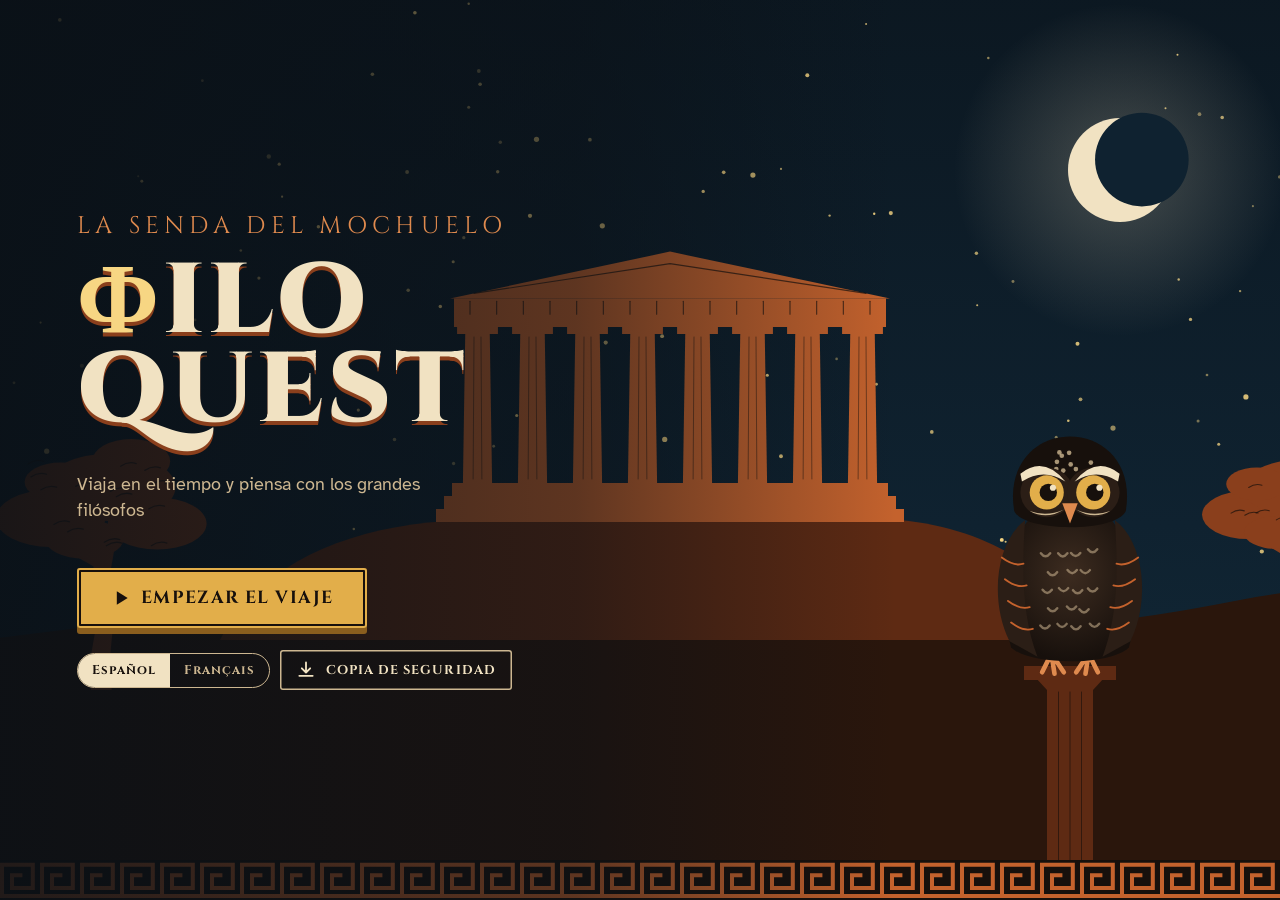
<file: index.html>
<!doctype html>
<html lang="es">
<head>
<meta charset="utf-8">
<meta name="viewport" content="width=device-width, initial-scale=1, viewport-fit=cover">
<title>PhiloQuest</title>
<meta name="description" content="Un viaje en el tiempo para pensar con los grandes filósofos. Juego de filosofía para niños de 8 a 13 años.">
<meta name="theme-color" content="#17100c">
<link rel="preconnect" href="https://fonts.googleapis.com">
<link rel="preconnect" href="https://fonts.gstatic.com" crossorigin>
<link href="https://fonts.googleapis.com/css2?family=Atkinson+Hyperlegible:wght@400;700&family=Cinzel:wght@500;700;900&display=swap" rel="stylesheet">
<link rel="icon" href="data:image/svg+xml,%3Csvg xmlns='http://www.w3.org/2000/svg' viewBox='0 0 64 64'%3E%3Ccircle cx='32' cy='32' r='31' fill='%23c4622d'/%3E%3Ccircle cx='22' cy='28' r='9' fill='%23e2ae4a'/%3E%3Ccircle cx='42' cy='28' r='9' fill='%23e2ae4a'/%3E%3Ccircle cx='23' cy='28' r='4' fill='%2317100c'/%3E%3Ccircle cx='43' cy='28' r='4' fill='%2317100c'/%3E%3Cpath d='M29 36 L35 36 L32 43Z' fill='%2317100c'/%3E%3C/svg%3E">
<style>
/* Layout: una columna (HUD + escenario). Escenario = escena SVG detrás + capa de interfaz delante.
   Paleta: cerámica griega (barro, negro brillante, engobe crema, oro de moneda). */
:root {
  --ink: #17100c;
  --ink2: #2b1e16;
  --ink3: #3d2c20;
  --clay: #c4622d;
  --clayHi: #df8a4e;
  --clayLo: #8a3f1c;
  --slip: #f1e2c2;
  --slipDim: #cdb791;
  --gold: #e2ae4a;
  --goldHi: #f7d683;
  --ok: #8fb36a;
  --bad: #d4553a;
  --fog: #8d949a;
  --display: "Cinzel", "Trajan Pro", "Times New Roman", serif;
  --body: "Atkinson Hyperlegible", "Segoe UI", system-ui, -apple-system, sans-serif;
  --capH: 196px;
  --hudH: 60px;
  --meander: url("data:image/svg+xml,%3Csvg xmlns='http://www.w3.org/2000/svg' width='24' height='24'%3E%3Cpath d='M0 21.6 H24 M1.2 21.6 V2.9 H19.7 V16.8 H7.2 V9.1 H13.4' fill='none' stroke='%23c4622d' stroke-width='2.4'/%3E%3C/svg%3E");
  color-scheme: dark;
}
* { box-sizing: border-box; }
html, body { height: 100%; margin: 0; }
body {
  background: var(--ink); color: var(--slip); font-family: var(--body); font-size: 18px;
  overflow: hidden; -webkit-font-smoothing: antialiased; user-select: none; -webkit-user-select: none;
  -webkit-tap-highlight-color: transparent;
}
button { font: inherit; color: inherit; cursor: pointer; }
input { font: inherit; user-select: text; -webkit-user-select: text; }
[hidden] { display: none !important; }
:focus-visible { outline: 3px solid var(--goldHi); outline-offset: 3px; }

#app { position: fixed; inset: 0; display: flex; flex-direction: column; }

/* ---------------- HUD ---------------- */
#hud {
  height: var(--hudH); flex: 0 0 var(--hudH); display: flex; align-items: center; gap: 12px;
  padding-left: max(16px, env(safe-area-inset-left, 0px)); padding-right: max(16px, env(safe-area-inset-right, 0px));
  background: var(--ink); border-bottom: 2px solid var(--clayLo); position: relative; z-index: 30;
}
#hud .brand { font-family: var(--display); font-weight: 900; letter-spacing: .12em; font-size: 1.05rem; color: var(--clayHi); white-space: nowrap; }
#hud .brand b { color: var(--goldHi); }
#hud .chap { font-family: var(--display); font-weight: 700; font-size: .95rem; color: var(--slip); letter-spacing: .06em; white-space: nowrap; overflow: hidden; text-overflow: ellipsis; min-width: 0; }
#hud .spacer { flex: 1; }
.steps { display: flex; gap: 6px; align-items: center; }
.steps .st { display: flex; align-items: center; gap: 6px; font-family: var(--display); font-size: .74rem; letter-spacing: .08em; text-transform: uppercase; color: #8a7458; padding: 5px 10px; border: 1px solid #3d2c20; border-radius: 999px; white-space: nowrap; }
.steps .st i { width: 8px; height: 8px; border-radius: 50%; background: #3d2c20; display: inline-block; }
.steps .st.on { color: var(--ink); background: var(--clay); border-color: var(--clay); }
.steps .st.on i { background: var(--ink); }
.steps .st.done { color: var(--clayHi); border-color: var(--clayLo); }
.steps .st.done i { background: var(--clayHi); }
.hud-btns { display: flex; gap: 6px; }
.ibtn {
  width: 42px; height: 42px; border-radius: 50%; display: grid; place-items: center; background: var(--ink2);
  border: 1px solid var(--ink3); color: var(--slip); padding: 0; transition: background .15s, transform .15s;
}
.ibtn:hover { background: var(--ink3); transform: translateY(-1px); }
.ibtn svg { width: 22px; height: 22px; }
.ibtn.off { color: #6b5a48; }
.ibtn.off svg .wave { display: none; }
.ibtn.txt { width: auto; border-radius: 999px; padding: 0 14px; font-family: var(--display); font-weight: 700; font-size: .8rem; letter-spacing: .08em; gap: 6px; display: inline-flex; align-items: center; }

/* ---------------- STAGE ---------------- */
#main { flex: 1; position: relative; overflow: hidden; overflow: clip; min-height: 0; }
#bg { position: absolute; inset: 0; transition: bottom .4s ease; background: var(--ink); }
#main.cine #bg { bottom: var(--capH); }
.scene-layer { position: absolute; inset: 0; opacity: 0; transition: opacity .7s ease; }
.scene-layer.show { opacity: 1; }
.scene-svg { width: 100%; height: 100%; display: block; }
.scene-layer.dim::after { content: ""; position: absolute; inset: 0; background: rgba(12, 8, 6, .62); }
.scene-layer.dimmer::after { content: ""; position: absolute; inset: 0; background: rgba(12, 8, 6, .8); }
#fog { position: absolute; inset: 0; pointer-events: none; opacity: 0; transition: opacity 1.4s ease; z-index: 5;
  background:
    radial-gradient(60% 40% at 20% 70%, rgba(150,157,163,.55), transparent 70%),
    radial-gradient(50% 35% at 75% 40%, rgba(170,176,181,.45), transparent 70%),
    radial-gradient(70% 45% at 55% 90%, rgba(120,127,133,.6), transparent 70%);
  animation: fogMove 18s ease-in-out infinite alternate; }
#ui { position: absolute; inset: 0; z-index: 10; }

/* ---------------- CAMERA (Ken Burns) ---------------- */
.cam { transform-origin: 800px 450px; }
.cam-in .cam { animation: camIn 14s ease-out forwards; }
.cam-out .cam { animation: camOut 14s ease-out forwards; }
.cam-left .cam { animation: camLeft 14s ease-out forwards; }
.cam-right .cam { animation: camRight 14s ease-out forwards; }
.cam-up .cam { animation: camUp 14s ease-out forwards; }
@keyframes camIn { from { transform: scale(1.02); } to { transform: scale(1.1); } }
@keyframes camOut { from { transform: scale(1.12); } to { transform: scale(1.03); } }
@keyframes camLeft { from { transform: scale(1.1) translateX(30px); } to { transform: scale(1.1) translateX(-30px); } }
@keyframes camRight { from { transform: scale(1.1) translateX(-30px); } to { transform: scale(1.1) translateX(30px); } }
@keyframes camUp { from { transform: scale(1.1) translateY(30px); } to { transform: scale(1.1) translateY(-24px); } }

/* ---------------- AMBIENT SVG ANIMATIONS ---------------- */
.tw { animation: tw 3.4s ease-in-out infinite; }
@keyframes tw { 0%, 100% { opacity: .25; } 50% { opacity: 1; } }
.drift { animation: drift 9s linear infinite; }
.drift2 { animation: drift 13s linear infinite reverse; }
@keyframes drift { from { transform: translateX(0); } to { transform: translateX(-64px); } }
.fl { animation: fl 1.1s ease-in-out infinite alternate; transform-box: fill-box; transform-origin: 50% 100%; }
@keyframes fl { from { opacity: .82; transform: scale(.97); } to { opacity: 1; transform: scale(1.03); } }
.bob { animation: bob 4.2s ease-in-out infinite; }
@keyframes bob { 0%, 100% { transform: translateY(0); } 50% { transform: translateY(-10px); } }
.rock { animation: rock 5s ease-in-out infinite; transform-box: fill-box; transform-origin: 50% 80%; }
@keyframes rock { 0%, 100% { transform: rotate(-1.5deg); } 50% { transform: rotate(1.5deg) translateY(4px); } }
.spin { animation: spin 26s linear infinite; transform-box: fill-box; transform-origin: center; }
.spinr { animation: spin 34s linear infinite reverse; transform-box: fill-box; transform-origin: center; }
@keyframes spin { to { transform: rotate(360deg); } }
.buzz { animation: buzz 1.6s ease-in-out infinite; }
@keyframes buzz { 0%, 100% { transform: translate(0, 0); } 25% { transform: translate(14px, -8px); } 50% { transform: translate(-6px, -14px); } 75% { transform: translate(-12px, 4px); } }
.buzz .wing { animation: wing .08s linear infinite alternate; transform-box: fill-box; transform-origin: 50% 100%; }
@keyframes wing { to { transform: scaleY(.4); } }
.lid { transform-box: fill-box; transform-origin: 50% 50%; transform: scaleY(0); animation: blink 5.5s infinite; }
@keyframes blink { 0%, 93%, 100% { transform: scaleY(0); } 95.5% { transform: scaleY(1); } }
.fogd { animation: fogd 16s ease-in-out infinite alternate; }
@keyframes fogd { from { transform: translateX(-60px); } to { transform: translateX(60px); } }
@keyframes fogMove { from { transform: translateX(-3%) scale(1.05); } to { transform: translateX(3%) scale(1.1); } }
.smoke { animation: smoke 4s ease-in-out infinite; }
@keyframes smoke { 0% { opacity: 0; transform: translateY(20px); } 30% { opacity: .55; } 100% { opacity: 0; transform: translateY(-60px); } }
.dissolve { animation: dissolve 6s ease-in-out infinite; }
@keyframes dissolve { 0% { opacity: 0; } 20% { opacity: .9; } 70% { opacity: .5; filter: blur(0); } 100% { opacity: 0; filter: blur(6px); } }
.wallflick { animation: wallflick 1.8s ease-in-out infinite alternate; }
@keyframes wallflick { from { opacity: .92; } to { opacity: 1; } }
.ghost { animation: ghost 5s ease-in-out infinite; }
@keyframes ghost { 0%, 100% { opacity: .55; } 50% { opacity: .9; } }
.hero-owl .pupils { animation: look 9s ease-in-out infinite; }
@keyframes look { 0%, 40%, 100% { transform: translateX(0); } 50%, 70% { transform: translateX(3px); } }

/* ---------------- BUTTONS ---------------- */
.btn {
  font-family: var(--display); font-weight: 700; letter-spacing: .08em; text-transform: uppercase; font-size: .95rem;
  background: var(--clay); color: var(--ink); border: 0; padding: 14px 26px; border-radius: 3px;
  box-shadow: inset 0 0 0 2px var(--clay), inset 0 0 0 4px var(--ink), 0 6px 0 var(--clayLo);
  transition: transform .12s, background .15s, box-shadow .12s; display: inline-flex; align-items: center; justify-content: center; gap: 10px;
}
.btn:hover { background: var(--clayHi); box-shadow: inset 0 0 0 2px var(--clayHi), inset 0 0 0 4px var(--ink), 0 6px 0 var(--clayLo); }
.btn:active { transform: translateY(4px); box-shadow: inset 0 0 0 2px var(--clay), inset 0 0 0 4px var(--ink), 0 2px 0 var(--clayLo); }
.btn.gold { background: var(--gold); box-shadow: inset 0 0 0 2px var(--gold), inset 0 0 0 4px var(--ink), 0 6px 0 #8a5e1e; }
.btn.gold:hover { background: var(--goldHi); }
.btn.ghost { background: transparent; color: var(--slip); box-shadow: inset 0 0 0 2px var(--slipDim); }
.btn.ghost:hover { background: rgba(241, 226, 194, .08); }
.btn.big { font-size: 1.1rem; padding: 18px 34px; }
.btn.small { font-size: .8rem; padding: 10px 16px; box-shadow: inset 0 0 0 2px var(--clay), inset 0 0 0 3px var(--ink), 0 4px 0 var(--clayLo); }
.btn.ghost.small { box-shadow: inset 0 0 0 1.5px var(--slipDim); }
.btn svg { width: 20px; height: 20px; }
.btn[disabled] { opacity: .45; pointer-events: none; }
.linkbtn { background: none; border: 0; color: var(--slipDim); font-family: var(--display); letter-spacing: .08em; text-transform: uppercase; font-size: .8rem; padding: 8px 10px; }
.linkbtn:hover { color: var(--slip); }

/* ---------------- PANELS ---------------- */
.panel {
  background: var(--ink); border: 2px solid var(--clay); outline: 1px solid var(--clayLo); outline-offset: 4px;
  border-radius: 2px; padding: 28px; position: relative;
}
.panel.meander::before { content: ""; position: absolute; left: 0; right: 0; top: 0; height: 14px; background: var(--meander) repeat-x; background-size: 14px 14px; opacity: .9; }
.kicker { font-family: var(--display); font-size: .8rem; letter-spacing: .18em; text-transform: uppercase; color: var(--clayHi); font-weight: 700; }
h1, h2, h3 { font-family: var(--display); margin: 0; text-wrap: balance; }
h2 { font-size: clamp(1.4rem, 2.6vw, 2.1rem); line-height: 1.15; color: var(--slip); }
h3 { font-size: 1.15rem; color: var(--goldHi); letter-spacing: .04em; }
.lead { font-size: clamp(1.1rem, 1.7vw, 1.45rem); line-height: 1.45; margin: 0; text-wrap: pretty; }
.center-wrap { position: absolute; inset: 0; display: flex; align-items: center; justify-content: center; padding: 24px max(16px, env(safe-area-inset-right, 0px)) 24px max(16px, env(safe-area-inset-left, 0px)); overflow-y: auto; }

/* ---------------- TITLE ---------------- */
.title-ui { position: absolute; inset: 0; display: flex; flex-direction: column; justify-content: safe center; padding: 24px max(24px, 6vw); gap: 16px; overflow-y: auto; background: linear-gradient(90deg, rgba(10,16,22,.88) 0%, rgba(10,16,22,.55) 45%, transparent 70%); }
.logo { font-family: var(--display); font-weight: 900; font-size: clamp(2.8rem, 8vw, 6.2rem); line-height: .9; letter-spacing: .04em; color: var(--slip); margin: 0; text-shadow: 0 4px 0 var(--clayLo); }
.logo .phi { color: var(--goldHi); }
.logo-sub { font-family: var(--display); font-size: clamp(1rem, 2vw, 1.5rem); color: var(--clayHi); letter-spacing: .22em; text-transform: uppercase; }
.title-ui .tag { max-width: 30ch; font-size: 1.15rem; line-height: 1.45; color: var(--slipDim); }
.title-actions { display: flex; flex-wrap: wrap; gap: 14px; margin-top: 10px; }
.title-foot { position: absolute; bottom: 64px; left: max(24px, 6vw); display: flex; gap: 8px; }
.seg { display: inline-flex; border: 1.5px solid var(--slipDim); border-radius: 999px; overflow: hidden; }
.seg button { background: none; border: 0; padding: 8px 14px; font-family: var(--display); font-weight: 700; font-size: .8rem; letter-spacing: .08em; color: var(--slipDim); }
.seg button.on { background: var(--slip); color: var(--ink); }

/* partidas */
.slots { display: grid; grid-template-columns: repeat(auto-fill, minmax(240px, 1fr)); gap: 10px; max-width: 760px; }
.slot { position: relative; display: flex; align-items: center; background: rgba(23,16,12,.86); border: 1.5px solid var(--clayLo); border-radius: 4px; min-height: 76px; transition: border-color .15s, transform .15s; }
.slot:hover { border-color: var(--gold); transform: translateY(-2px); }
.slot .sl-main, .slot.new { flex: 1; display: flex; align-items: center; gap: 12px; background: none; border: 0; padding: 12px 40px 12px 12px; text-align: left; min-width: 0; height: 100%; }
.slot.new { border-style: dashed; padding-right: 12px; }
.slot .sav { flex: 0 0 46px; height: 46px; border-radius: 50%; display: grid; place-items: center; font-family: var(--display); font-weight: 900; font-size: 1.3rem; color: var(--ink); background: radial-gradient(circle at 35% 30%, var(--goldHi), var(--gold) 55%, #9b6a26); box-shadow: inset 0 0 0 2px rgba(255,240,200,.5); }
.slot.new .sav { background: var(--ink3); color: var(--slipDim); box-shadow: none; }
.slot .sl-info { display: flex; flex-direction: column; gap: 2px; min-width: 0; }
.slot .sl-info b { font-family: var(--display); font-size: 1.05rem; color: var(--slip); white-space: nowrap; overflow: hidden; text-overflow: ellipsis; }
.slot .sl-info span { font-size: .85rem; color: var(--slipDim); }
.slot .sl-info .sl-res { color: var(--goldHi); }
.slot .sl-del { position: absolute; top: 6px; right: 6px; width: 28px; height: 28px; border-radius: 50%; background: none; border: 0; color: #8a7458; display: grid; place-items: center; padding: 0; }
.slot .sl-del:hover { color: var(--bad); background: var(--ink2); }
.slot .sl-del svg { width: 16px; height: 16px; }
.slot.del { padding: 12px; gap: 10px; flex-wrap: wrap; border-color: var(--bad); }
.slot.del .sl-acts { display: flex; gap: 8px; }
.warnline { color: var(--goldHi); font-size: .95rem; max-width: 46ch; margin: 4px 0 0; }
#hud .saved { font-family: var(--display); font-size: .72rem; letter-spacing: .1em; text-transform: uppercase; color: var(--ok); white-space: nowrap; animation: popIn .3s ease; }

/* onboarding */
.onb { width: min(620px, 100%); display: flex; flex-direction: column; gap: 22px; }
.onb input[type=text] { width: 100%; background: var(--ink2); border: 2px solid var(--clayLo); color: var(--slip); padding: 14px 16px; font-size: 1.3rem; border-radius: 3px; font-family: var(--body); }
.onb input[type=text]:focus { border-color: var(--clay); outline: none; }
.lvl-row { display: grid; grid-template-columns: 1fr 1fr; gap: 14px; }
.lvl { background: var(--ink2); border: 2px solid var(--ink3); border-radius: 3px; padding: 16px; text-align: left; display: flex; flex-direction: column; gap: 4px; }
.lvl b { font-family: var(--display); font-size: 1.2rem; color: var(--slip); }
.lvl span { color: var(--slipDim); font-size: .95rem; }
.lvl.on { border-color: var(--gold); background: #33231a; box-shadow: 0 0 0 3px rgba(226,174,74,.25); }

/* ---------------- CAPTION (cinemáticas) ---------------- */
.caption {
  position: absolute; left: 0; right: 0; bottom: 0; height: var(--capH); background: var(--ink);
  border-top: 2px solid var(--clayLo); display: flex; justify-content: center;
  padding: 26px max(16px, env(safe-area-inset-right, 0px)) 14px max(16px, env(safe-area-inset-left, 0px));
}
.caption::before { content: ""; position: absolute; left: 0; right: 0; top: 6px; height: 12px; background: var(--meander) repeat-x; background-size: 12px 12px; opacity: .55; }
.cap-inner { width: min(1100px, 100%); display: grid; grid-template-columns: auto 1fr auto; gap: 20px; align-items: center; }
.cap-who { width: 78px; height: 78px; border-radius: 50%; background: var(--ink2); border: 2px solid var(--clay); display: grid; place-items: center; overflow: hidden; }
.cap-who svg { width: 100%; height: 100%; }
.cap-who.none { visibility: hidden; width: 0; margin-right: -20px; }
.cap-text { min-width: 0; }
.cap-name { font-family: var(--display); font-weight: 700; font-size: .8rem; letter-spacing: .16em; text-transform: uppercase; color: var(--clayHi); margin-bottom: 6px; min-height: 1em; }
.cap-name.doxa { color: #b9c0c5; }
.cap-line { font-size: clamp(1.1rem, 1.75vw, 1.5rem); line-height: 1.42; color: var(--slip); margin: 0; text-wrap: pretty; }
.cap-line .w { opacity: 0; animation: wIn .35s ease forwards; }
@keyframes wIn { from { opacity: 0; transform: translateY(4px); } to { opacity: 1; transform: none; } }
.cap-ctrl { display: flex; flex-direction: column; align-items: flex-end; gap: 10px; }
.cap-ctrl .row { display: flex; gap: 8px; align-items: center; }
.dots { display: flex; gap: 6px; }
.dots i { width: 7px; height: 7px; border-radius: 50%; background: var(--ink3); display: block; }
.dots i.on { background: var(--clayHi); }
.next-pulse { animation: pulse 1.6s ease-in-out infinite; }
@keyframes pulse { 0%, 100% { box-shadow: inset 0 0 0 2px var(--clay), inset 0 0 0 4px var(--ink), 0 6px 0 var(--clayLo), 0 0 0 0 rgba(223,138,78,.55); } 50% { box-shadow: inset 0 0 0 2px var(--clay), inset 0 0 0 4px var(--ink), 0 6px 0 var(--clayLo), 0 0 0 10px rgba(223,138,78,0); } }
.skip { position: absolute; top: 14px; right: max(16px, env(safe-area-inset-right, 0px)); z-index: 12; }

/* ---------------- DOXA INTERRUPT ---------------- */
.doxa-pop { position: absolute; inset: 0; display: grid; grid-template-columns: minmax(200px, 38%) 1fr; align-items: end; padding: 0 max(16px, 5vw) 6vh; gap: 10px; background: radial-gradient(80% 70% at 30% 70%, rgba(40,44,48,.85), rgba(12,13,14,.92)); animation: fadeIn .5s ease; }
.doxa-pop svg.dx { width: 100%; max-height: 82vh; }
.bubble { background: #e9e5de; color: #22262a; border-radius: 18px; padding: 24px 28px; font-size: clamp(1.15rem, 2vw, 1.6rem); line-height: 1.4; position: relative; margin-bottom: 30vh; max-width: 640px; font-weight: 700; }
.bubble::before { content: ""; position: absolute; left: -18px; bottom: 30px; border: 12px solid transparent; border-right: 18px solid #e9e5de; }
.bubble .who { display: block; font-family: var(--display); font-size: .8rem; letter-spacing: .18em; color: #6b7177; margin-bottom: 8px; }
.bubble .acts { margin-top: 18px; }
@keyframes fadeIn { from { opacity: 0; } to { opacity: 1; } }

/* ---------------- CHALLENGE SHARED ---------------- */
.ch-wrap { position: absolute; inset: 0; display: flex; flex-direction: column; align-items: center; padding: 18px max(16px, env(safe-area-inset-right, 0px)) 18px max(16px, env(safe-area-inset-left, 0px)); gap: 14px; overflow-y: auto; }
.ch-head { width: min(1100px, 100%); display: flex; align-items: center; gap: 16px; }
.ch-head .ins { flex: 1; font-size: clamp(1rem, 1.5vw, 1.25rem); line-height: 1.4; background: rgba(23,16,12,.85); border-left: 4px solid var(--clay); padding: 10px 16px; min-width: 0; }
.pips { display: flex; gap: 6px; }
.pips i { width: 14px; height: 14px; border-radius: 50%; border: 2px solid var(--clayLo); display: block; }
.pips i.ok { background: var(--ok); border-color: var(--ok); }
.pips i.cur { border-color: var(--goldHi); }
.pips i.miss { background: var(--clayHi); border-color: var(--clayHi); }
.feedback { width: min(760px, 100%); display: flex; gap: 16px; align-items: center; background: var(--ink); border: 2px solid var(--ok); padding: 16px 20px; border-radius: 3px; animation: popIn .3s ease; }
.feedback.bad { border-color: var(--bad); }
.feedback p { margin: 0; font-size: 1.15rem; line-height: 1.4; flex: 1; }
.feedback .mark { font-family: var(--display); font-weight: 900; font-size: 1rem; letter-spacing: .1em; color: var(--ok); white-space: nowrap; }
.feedback.bad .mark { color: var(--bad); }
@keyframes popIn { from { opacity: 0; transform: translateY(10px) scale(.98); } to { opacity: 1; transform: none; } }
.shake { animation: shake .4s ease; }
@keyframes shake { 20%, 60% { transform: translateX(-8px); } 40%, 80% { transform: translateX(8px); } }

/* Mito o Logos */
.ml-board { width: min(1100px, 100%); flex: 1; display: grid; grid-template-columns: 1fr minmax(280px, 520px) 1fr; gap: 20px; align-items: center; min-height: 340px; }
.ml-zone { height: min(360px, 100%); border: 3px dashed var(--clayLo); border-radius: 6px; display: flex; flex-direction: column; align-items: center; justify-content: center; gap: 10px; background: rgba(23,16,12,.78); padding: 14px; transition: background .2s, border-color .2s, transform .2s; text-align: center; }
.ml-zone:hover, .ml-zone.hot { border-color: var(--goldHi); background: rgba(60,40,28,.9); transform: scale(1.02); }
.ml-zone b { font-family: var(--display); font-size: clamp(1.4rem, 2.6vw, 2.2rem); letter-spacing: .1em; }
.ml-zone span { color: var(--slipDim); font-size: .95rem; }
.ml-zone svg { width: 64px; height: 64px; }
.ml-zone .k { font-family: var(--display); font-size: .75rem; color: #8a7458; border: 1px solid #5a4636; padding: 2px 8px; border-radius: 4px; }
.ostrakon {
  background: var(--slip); color: var(--ink); padding: 34px 34px 30px; min-height: 230px; display: flex; flex-direction: column; align-items: center; justify-content: center; gap: 16px; text-align: center;
  clip-path: polygon(4% 8%, 22% 2%, 48% 5%, 76% 0%, 97% 7%, 100% 38%, 96% 70%, 99% 94%, 70% 100%, 40% 96%, 12% 100%, 0% 88%, 3% 52%, 0% 24%);
  font-size: clamp(1.15rem, 1.9vw, 1.55rem); line-height: 1.38; font-weight: 700; cursor: grab; touch-action: none; transition: transform .35s ease, opacity .35s ease;
  filter: drop-shadow(0 12px 20px rgba(0,0,0,.45));
}
.ostrakon svg { width: 54px; height: 54px; }
.ostrakon.toL { transform: translateX(-60vw) rotate(-20deg); opacity: 0; }
.ostrakon.toR { transform: translateX(60vw) rotate(20deg); opacity: 0; }
.ostrakon.in { animation: cardIn .4s ease; }
@keyframes cardIn { from { transform: translateY(-40px) rotate(-4deg); opacity: 0; } to { transform: none; opacity: 1; } }

/* Eclipse */
.ecl { position: absolute; inset: 0; }
.ecl > svg { width: 100%; height: 100%; display: block; }
.ecl-ui { position: absolute; left: 0; right: 0; bottom: 18px; display: flex; flex-direction: column; align-items: center; gap: 12px; padding: 0 16px; }

/* Duel */
.duel { width: min(1100px, 100%); flex: 1; display: grid; grid-template-columns: 1fr 1fr; gap: 18px; min-height: 0; }
.duel .side { position: relative; display: flex; flex-direction: column; justify-content: flex-end; align-items: center; min-height: 220px; }
.duel .side svg { height: min(300px, 36vh); width: auto; max-width: 100%; flex-shrink: 0; }
.duel .side .speech { margin-bottom: 18px; }
.speech { background: var(--slip); color: var(--ink); border-radius: 14px; padding: 16px 20px; font-size: clamp(1.1rem, 1.8vw, 1.45rem); line-height: 1.35; font-weight: 700; position: relative; width: 100%; animation: popIn .3s ease; }
.speech .who { display: block; font-family: var(--display); font-size: .75rem; letter-spacing: .14em; color: var(--clayLo); margin-bottom: 4px; text-transform: uppercase; }
.speech.s-left::after { content: ""; position: absolute; left: 40px; bottom: -16px; border: 10px solid transparent; border-top: 16px solid var(--slip); }
.speech.s-right::after { content: ""; position: absolute; right: 40px; bottom: -16px; border: 10px solid transparent; border-top: 16px solid var(--slip); }
.speech.react { background: #f7eddb; font-style: italic; font-weight: 400; }
.opts { width: min(1100px, 100%); display: grid; gap: 10px; }
.opt { text-align: left; background: rgba(23,16,12,.92); border: 2px solid var(--clayLo); border-radius: 3px; padding: 14px 18px; font-size: clamp(1rem, 1.5vw, 1.2rem); line-height: 1.38; display: flex; gap: 14px; align-items: center; transition: border-color .15s, background .15s, transform .15s; }
.opt:hover { border-color: var(--clayHi); background: #2a1c14; transform: translateX(4px); }
.opt .n { flex: 0 0 34px; height: 34px; border-radius: 50%; display: grid; place-items: center; font-family: var(--display); font-weight: 900; background: var(--clay); color: var(--ink); }
.opt.bad { border-color: var(--bad); opacity: .55; }
.opt.good { border-color: var(--ok); background: #1f2a16; }
.fogmeter { display: flex; align-items: center; gap: 10px; font-family: var(--display); font-size: .75rem; letter-spacing: .1em; color: #b9c0c5; white-space: nowrap; }
.fogmeter .bar { width: 120px; height: 10px; border-radius: 6px; background: #22262a; overflow: hidden; border: 1px solid #4b5157; }
.fogmeter .bar i { display: block; height: 100%; background: linear-gradient(90deg, #8d949a, #c9cdd0); transition: width .8s ease; }

/* Cave */
.cave-ui { position: absolute; inset: 0; display: flex; flex-direction: column; align-items: center; padding: 16px max(16px, env(safe-area-inset-right, 0px)) 16px max(16px, env(safe-area-inset-left, 0px)); gap: 12px; }
.cave-stage { position: relative; width: min(1000px, 100%); flex: 1; min-height: 220px; }
.cave-stage svg { position: absolute; inset: 0; width: 100%; height: 100%; }
.torch-row { display: flex; align-items: center; gap: 14px; width: min(620px, 100%); background: rgba(23,16,12,.85); padding: 10px 18px; border-radius: 999px; border: 1px solid var(--clayLo); }
.torch-row label { font-family: var(--display); font-size: .8rem; letter-spacing: .1em; color: var(--clayHi); white-space: nowrap; text-transform: uppercase; }
input[type=range].torch { flex: 1; accent-color: var(--clayHi); height: 28px; cursor: grab; }
.order-grid { display: grid; grid-template-columns: repeat(5, minmax(0, 1fr)); gap: 10px; width: min(1000px, 100%); }
.order-grid .opt { flex-direction: column; text-align: center; justify-content: center; min-height: 92px; }
.order-grid .opt.done { border-color: var(--ok); background: #1f2a16; pointer-events: none; }

/* Aristóteles: balanza y lógica */
.vb { width: min(1000px, 100%); display: flex; flex-direction: column; align-items: center; gap: 12px; flex: 1; }
.balance { width: min(560px, 100%); height: auto; max-height: 30vh; }
.vb-labels { width: min(620px, 100%); display: grid; grid-template-columns: 1fr 1fr 1fr; font-family: var(--display); font-weight: 700; font-size: .8rem; letter-spacing: .1em; text-transform: uppercase; color: var(--clayHi); text-align: center; }
.vb-labels span:nth-child(2) { color: var(--goldHi); }
.vb-btns { display: grid; grid-template-columns: repeat(3, minmax(0, 1fr)); gap: 10px; width: min(820px, 100%); }
.vb-btns .opt { justify-content: center; }
.vb-btns .opt:nth-child(2) { border-color: var(--gold); }
.vtable { width: 100%; border-collapse: collapse; margin-top: 12px; font-size: 1.1rem; }
.vtable th { font-family: var(--display); font-size: .75rem; letter-spacing: .12em; text-transform: uppercase; color: var(--clayHi); padding: 8px; border-bottom: 2px solid var(--clayLo); }
.vtable td { padding: 12px 8px; text-align: center; border-bottom: 1px solid var(--ink3); color: var(--slipDim); }
.vtable .mid { color: var(--goldHi); font-weight: 700; font-family: var(--display); }
.vtable td.mid { background: rgba(226,174,74,.08); }
.tablet { width: min(860px, 100%); background: linear-gradient(180deg, #3b2a1d, #2e2017); border: 10px solid #5a3a22; border-radius: 6px; box-shadow: inset 0 0 0 2px #7a5233, 0 12px 26px rgba(0,0,0,.45); padding: 22px 26px; display: flex; flex-direction: column; gap: 10px; }
.tablet p { margin: 0; font-size: clamp(1.1rem, 1.9vw, 1.5rem); line-height: 1.4; color: var(--slip); display: flex; gap: 14px; align-items: baseline; }
.tablet .pn { font-family: var(--display); font-weight: 900; color: var(--clayHi); min-width: 1.4em; }
.tablet .ther { border-top: 2px dashed #7a5233; padding-top: 10px; }
.tablet .ther b { color: var(--goldHi); }
.tablet .blank { color: #8a7458; letter-spacing: .1em; }
.yn { display: grid; grid-template-columns: 1fr 1fr; gap: 12px; width: min(760px, 100%); }
.yn .opt { justify-content: center; font-weight: 700; }
/* Diógenes: mochila */
.packrow { display: flex; flex-wrap: wrap; gap: 10px; }
.pk { display: flex; flex-direction: column; align-items: center; gap: 4px; width: 92px; padding: 8px; border-radius: 6px; background: var(--ink2); border: 1.5px solid var(--ok); font-size: .85rem; text-align: center; }
.pk.bad { border-color: var(--bad); }
.pk svg { width: 56px; height: 56px; }
.pk-demo { display: flex; gap: 16px; justify-content: center; }
.pk-demo .pk { width: 130px; }
.pk-demo b { font-family: var(--display); font-size: .75rem; letter-spacing: .06em; }
.pk-demo .okc { color: var(--ok); } .pk-demo .badc { color: var(--bad); }

/* ---------------- DILEMMA ---------------- */
.dl { width: min(980px, 100%); display: flex; flex-direction: column; gap: 18px; }
.dl .q { font-size: clamp(1.25rem, 2.2vw, 1.8rem); line-height: 1.35; font-weight: 700; margin: 0; text-wrap: pretty; }
.dl .hintline { color: var(--slipDim); font-size: 1rem; margin: 0; }
.dl-opts { display: grid; grid-template-columns: repeat(3, minmax(0, 1fr)); gap: 14px; }
.dl-opt { background: var(--ink2); border: 2px solid var(--ink3); border-radius: 3px; padding: 18px; text-align: left; font-size: clamp(1rem, 1.5vw, 1.2rem); line-height: 1.38; display: flex; flex-direction: column; gap: 10px; transition: border-color .15s, transform .15s; }
.dl-opt:hover { border-color: var(--clay); transform: translateY(-3px); }
.dl-opt .l { font-family: var(--display); font-weight: 900; color: var(--clayHi); font-size: 1.4rem; }
.dl-opt.chosen { border-color: var(--gold); background: #33231a; }
.reveal { display: grid; grid-template-columns: 160px 1fr; gap: 24px; align-items: center; animation: popIn .4s ease; }
.reveal .portrait { width: 160px; height: 160px; border-radius: 50%; background: var(--clay); border: 3px solid var(--gold); overflow: hidden; }
.reveal .portrait svg { width: 100%; height: 100%; }
.reveal p { margin: 0 0 10px; font-size: clamp(1.05rem, 1.6vw, 1.3rem); line-height: 1.45; }
.chip { display: inline-block; font-family: var(--display); font-weight: 700; font-size: .75rem; letter-spacing: .1em; text-transform: uppercase; background: var(--ink3); color: var(--goldHi); padding: 4px 10px; border-radius: 999px; }

/* ---------------- REWARD ---------------- */
.rw { position: absolute; inset: 0; display: flex; align-items: center; justify-content: center; text-align: center; padding: 24px 16px; background: radial-gradient(60% 60% at 50% 45%, #3a2414 0%, var(--ink) 70%); overflow-y: auto; }
.rw-box { display: flex; flex-direction: column; align-items: center; gap: 16px; width: min(760px, 100%); }
.rw .rays { position: absolute; width: 900px; height: 900px; left: 50%; top: 45%; transform: translate(-50%, -50%); background: repeating-conic-gradient(rgba(247,214,131,.07) 0 8deg, transparent 8deg 20deg); border-radius: 50%; animation: spin 60s linear infinite; pointer-events: none; mask: radial-gradient(circle, #000 20%, transparent 65%); -webkit-mask: radial-gradient(circle, #000 20%, transparent 65%); }
.key-drop { animation: keyDrop 1.1s cubic-bezier(.2,1.3,.4,1) both; filter: drop-shadow(0 0 24px rgba(247,214,131,.45)); }
@keyframes keyDrop { from { transform: translateY(-120px) rotate(-30deg) scale(.4); opacity: 0; } to { transform: none; opacity: 1; } }
.coin-flip { animation: coinFlip 1.2s ease both; }
@keyframes coinFlip { from { transform: rotateY(540deg) scale(.3); opacity: 0; } to { transform: none; opacity: 1; } }
.starrow { display: flex; gap: 10px; justify-content: center; }
.starrow svg { width: 40px; height: 40px; }
.starrow .s { animation: popIn .4s ease both; }
.dinner-card { background: var(--slip); color: var(--ink); padding: 26px 28px; border-radius: 3px; text-align: left; position: relative; box-shadow: 0 14px 30px rgba(0,0,0,.4); }
.dinner-card .kicker { color: var(--clayLo); }
.dinner-card p { font-size: clamp(1.15rem, 2vw, 1.55rem); line-height: 1.4; margin: 8px 0 0; font-weight: 700; }

/* ---------------- MAP ---------------- */
.map { position: absolute; inset: 0; display: flex; flex-direction: column; }
.map-top { display: flex; align-items: center; gap: 16px; padding: 12px max(16px, env(safe-area-inset-right, 0px)) 8px max(16px, env(safe-area-inset-left, 0px)); flex-wrap: wrap; position: relative; z-index: 3; }
.keys-bar { display: flex; align-items: center; gap: 4px; background: var(--ink2); border: 1px solid var(--ink3); padding: 6px 12px; border-radius: 999px; }
.keys-bar .kicker { margin-right: 6px; font-size: .7rem; }
.keys-bar svg { width: 26px; height: 36px; }
.map-scroll { flex: 1; overflow-x: auto; overflow-y: hidden; position: relative; scrollbar-color: var(--clayLo) var(--ink); cursor: grab; }
.map-scroll.drag { cursor: grabbing; }
.map-inner { position: relative; height: 100%; aspect-ratio: 3500 / 900; min-height: 360px; }
.map-inner > svg { position: absolute; inset: 0; width: 100%; height: 100%; }
.node { position: absolute; transform: translate(-50%, -50%); background: none; border: 0; padding: 0; display: flex; flex-direction: column; align-items: center; gap: 6px; width: 170px; }
.node .coinw { width: 96px; height: 96px; border-radius: 50%; position: relative; transition: transform .2s; }
.node:hover .coinw { transform: scale(1.08) rotate(-4deg); }
.node .lbl { font-family: var(--display); font-weight: 700; font-size: .92rem; color: var(--slip); text-shadow: 0 2px 4px rgba(0,0,0,.8); line-height: 1.15; text-align: center; }
.node .yr { font-size: .78rem; color: var(--slipDim); text-shadow: 0 2px 4px rgba(0,0,0,.8); }
.node.cur .coinw::after { content: ""; position: absolute; inset: -10px; border-radius: 50%; border: 3px solid var(--goldHi); animation: ring 1.6s ease-out infinite; }
@keyframes ring { from { transform: scale(.9); opacity: 1; } to { transform: scale(1.3); opacity: 0; } }
.node.soon .lbl, .node.lock .lbl { color: #b8a58a; }
.node .ribbon { font-family: var(--display); font-size: .62rem; letter-spacing: .12em; text-transform: uppercase; background: var(--ink3); color: var(--slipDim); padding: 3px 8px; border-radius: 3px; }
.node .stars { display: flex; gap: 2px; }
.node .stars svg { width: 16px; height: 16px; }
.map-owl { position: absolute; width: 76px; transform: translate(-50%, -100%); pointer-events: none; z-index: 2; }
.map-owl svg { width: 100%; height: auto; display: block; filter: drop-shadow(0 4px 6px rgba(0,0,0,.5)); }
.map-tip { position: absolute; left: 50%; bottom: 14px; transform: translateX(-50%); background: rgba(23,16,12,.92); border: 1px solid var(--clayLo); padding: 10px 18px; border-radius: 999px; font-size: 1rem; display: flex; gap: 12px; align-items: center; z-index: 3; max-width: calc(100% - 32px); }
.map-tip b { color: var(--goldHi); font-family: var(--display); }
.map-arrows { position: absolute; top: 50%; left: 0; right: 0; display: flex; justify-content: space-between; padding: 0 10px; pointer-events: none; z-index: 3; }
.map-arrows .ibtn { pointer-events: auto; width: 48px; height: 48px; background: rgba(23,16,12,.85); }

/* ---------------- MODALS ---------------- */
.modal { position: absolute; inset: 0; z-index: 40; background: rgba(8,6,4,.78); display: flex; align-items: center; justify-content: center; padding: 20px max(16px, env(safe-area-inset-right, 0px)) 20px max(16px, env(safe-area-inset-left, 0px)); animation: fadeIn .25s ease; }
.modal .panel { width: min(880px, 100%); max-height: 100%; overflow-y: auto; }
.modal-head { display: flex; align-items: center; justify-content: space-between; gap: 12px; margin: 6px 0 18px; }
.coins-grid { display: grid; grid-template-columns: repeat(auto-fill, minmax(130px, 1fr)); gap: 18px; }
.coin-cell { background: none; border: 0; display: flex; flex-direction: column; align-items: center; gap: 8px; padding: 8px; border-radius: 6px; }
.coin-cell:hover { background: var(--ink2); }
.coin-cell .nm { font-family: var(--display); font-weight: 700; font-size: .9rem; text-align: center; }
.coin-cell .dt { font-size: .78rem; color: var(--slipDim); }
.tcard { display: grid; grid-template-columns: 200px 1fr; gap: 26px; }
.tcard .side { display: flex; flex-direction: column; align-items: center; gap: 12px; text-align: center; }
.tcard dl { margin: 0; display: grid; gap: 14px; }
.tcard dt { font-family: var(--display); font-weight: 700; font-size: .72rem; letter-spacing: .16em; text-transform: uppercase; color: var(--clayHi); }
.tcard dd { margin: 4px 0 0; font-size: 1.08rem; line-height: 1.45; }
.tcard dd.q { font-style: italic; color: var(--goldHi); }
.nb-item { border-top: 1px solid var(--ink3); padding: 16px 0; display: grid; grid-template-columns: 64px 1fr; gap: 16px; }
.nb-item p { margin: 4px 0; line-height: 1.45; }
.nb-item .dq { font-size: 1.15rem; font-weight: 700; }
.nb-item .ch { font-size: .95rem; color: var(--slipDim); }
.set-row { display: flex; align-items: center; justify-content: space-between; gap: 16px; padding: 14px 0; border-top: 1px solid var(--ink3); flex-wrap: wrap; }
.set-row .l b { display: block; font-family: var(--display); font-size: 1rem; }
.set-row .l span { font-size: .9rem; color: var(--slipDim); }
.set-row input[type=range] { accent-color: var(--clayHi); width: 180px; }
.set-row input[type=text] { background: var(--ink2); border: 1.5px solid var(--clayLo); color: var(--slip); padding: 8px 12px; border-radius: 3px; width: 200px; }

.toast { position: absolute; left: 50%; top: 18px; transform: translateX(-50%); z-index: 50; background: var(--ink); border: 2px solid var(--gold); color: var(--slip); padding: 12px 20px; border-radius: 3px; font-size: 1.05rem; animation: popIn .3s ease; max-width: calc(100% - 32px); }

/* ---------------- RESPONSIVE ---------------- */
@media (max-width: 900px) {
  :root { --capH: 236px; }
  .steps .st span { display: none; }
  .steps .st { padding: 6px; }
  .cap-inner { grid-template-columns: 1fr; gap: 10px; }
  .cap-who { display: none; }
  .cap-ctrl { flex-direction: row; justify-content: space-between; align-items: center; }
  .ml-board { grid-template-columns: 1fr 1fr; grid-template-rows: auto auto; }
  .ml-board .ostrakon { grid-column: 1 / -1; grid-row: 1; }
  .ml-zone { height: 120px; }
  .ml-zone svg { width: 40px; height: 40px; }
  .dl-opts { grid-template-columns: 1fr; }
  .ch-head { flex-wrap: wrap; gap: 10px; }
  .ch-head .ins { flex: 1 1 100%; font-size: 1rem; }
  .duel { flex: 0 0 auto; gap: 10px; }
  .duel .side { min-height: 0; }
  .duel .side svg { height: 140px; }
  .duel .speech { font-size: 1rem; padding: 10px 12px; }
  .cave-ui .opts { grid-template-columns: 1fr !important; }
  .vb-btns { grid-template-columns: 1fr; }
  .feedback { flex-wrap: wrap; gap: 8px 14px; padding: 12px 14px; }
  .feedback p { flex: 1 1 100%; order: 2; font-size: 1.05rem; }
  .feedback .btn { order: 3; margin-left: auto; }
  .vb-labels { font-size: .65rem; }
  .yn { grid-template-columns: 1fr; }
  .cave-stage { min-height: 180px; }
  .opt { padding: 10px 12px; }
  .map-tip { font-size: .9rem; }
  .tcard { grid-template-columns: 1fr; }
  .reveal { grid-template-columns: 1fr; justify-items: center; text-align: center; }
  .order-grid { grid-template-columns: repeat(2, minmax(0, 1fr)); }
  .doxa-pop { grid-template-columns: 1fr; }
  .doxa-pop svg.dx { max-height: 34vh; }
  .bubble { margin-bottom: 4vh; }
  #hud .brand { display: none; }
  .title-ui { background: linear-gradient(180deg, rgba(10,16,22,.75), rgba(10,16,22,.4)); }
}
@media (max-width: 520px) {
  body { font-size: 16px; }
  .lvl-row { grid-template-columns: 1fr; }
  .hud-btns .ibtn.opt-hide { display: none; }
}

/* ---- Capítulo VI · espejo de bronce ---- */
.mr-stage { width: min(1100px, 100%); flex: 1; display: grid; grid-template-columns: minmax(0, 5fr) minmax(0, 7fr); gap: 22px; min-height: 0; align-items: center; }
.mr-mirror { position: relative; display: flex; flex-direction: column; align-items: center; justify-content: center; min-height: 0; }
.mr-mirror svg { height: min(420px, 52vh); width: auto; max-width: 100%; }
.mr-svg .mr-disc { transform-origin: 0 0; transform-box: view-box; }
.mr-svg.flip .mr-disc { animation: mrFlip .6s ease; }
@keyframes mrFlip { 0% { transform: scaleX(1); } 50% { transform: scaleX(0.04); } 100% { transform: scaleX(1); } }
.mr-name { font-family: var(--display); font-weight: 900; letter-spacing: .12em; text-transform: uppercase; color: var(--goldHi); background: rgba(23,16,12,.85); padding: 4px 14px; border-radius: 999px; margin-bottom: 6px; animation: popIn .3s ease; }
.mr-side { display: flex; flex-direction: column; gap: 14px; min-width: 0; }
.mr-sit { padding: 18px 20px; }
.mr-sit p { margin: 6px 0 0; font-size: clamp(1.1rem, 1.7vw, 1.4rem); line-height: 1.4; }
.mr-q { margin: 0; font-size: clamp(1.05rem, 1.5vw, 1.25rem); font-weight: 700; display: flex; flex-wrap: wrap; gap: 8px 12px; align-items: center; }
.mr-actions { display: flex; justify-content: center; }
.mr-fb { display: flex; flex-direction: column; gap: 10px; align-items: flex-end; min-height: 48px; }
.mr-fb .feedback { width: 100%; }
.feel-grid { display: grid; grid-template-columns: repeat(2, minmax(0, 1fr)); gap: 10px; }
.feel-btn { position: relative; display: flex; align-items: center; gap: 12px; background: rgba(23,16,12,.92); border: 2px solid var(--clayLo); border-radius: 3px; padding: 10px 14px; font-size: clamp(1rem, 1.4vw, 1.15rem); font-weight: 700; text-align: left; transition: border-color .15s, background .15s, transform .15s; min-height: 64px; }
.feel-btn:hover { border-color: var(--clayHi); background: #2a1c14; transform: translateY(-2px); }
.feel-btn svg { width: 46px; height: 51px; flex: 0 0 46px; }
.feel-btn .n { position: absolute; top: 4px; left: 6px; font-family: var(--display); font-size: .7rem; color: var(--slipDim); }
.feel-btn .lb { flex: 1; line-height: 1.25; }
.feel-btn.bad { border-color: var(--bad); opacity: .5; }
@media (max-width: 900px) {
  .mr-stage { grid-template-columns: 1fr; flex: 0 0 auto; gap: 10px; }
  .mr-mirror svg { height: 170px; }
  .mr-sit { padding: 12px 14px; }
  .mr-sit p { font-size: 1.05rem; }
  .feel-btn { min-height: 56px; padding: 8px 10px; gap: 8px; }
  .feel-btn svg { width: 36px; height: 40px; flex-basis: 36px; }
}
@media (prefers-reduced-motion: reduce) {
  .mr-svg.flip .mr-disc, .cam, .tw, .drift, .drift2, .fl, .bob, .rock, .spin, .spinr, .buzz, .fogd, .smoke, .dissolve, .wallflick, .ghost, #fog, .rw .rays { animation: none !important; }
  .lid { animation: none; }
}

</style>
</head>
<body>
<div id="app">
  <header id="hud" hidden></header>
  <main id="main"><div id="bg"></div><div id="fog"></div><div id="ui"></div></main>
</div>
<noscript><p style="padding:24px;color:#f1e2c2">PhiloQuest necesita JavaScript activado.</p></noscript>
<script>
/* =====================================================================
   PHILOQUEST — TEXTOS (ES / FR)
   Todo el texto del juego vive aquí. Regla: una idea por pantalla,
   máximo ~25 palabras por viñeta.
   ===================================================================== */

const UI = {
  subtitle:      { es: "La senda del mochuelo", fr: "Le sentier de la chouette" },
  tagline:       { es: "Viaja en el tiempo y piensa con los grandes filósofos", fr: "Voyage dans le temps et pense avec les grands philosophes" },
  start:         { es: "Empezar el viaje", fr: "Commencer le voyage" },
  cont:          { es: "Continuar", fr: "Continuer" },
  newGame:       { es: "Nuevo viaje", fr: "Nouveau voyage" },
  askName:       { es: "¿Cómo te llamas?", fr: "Comment t'appelles-tu ?" },
  namePh:        { es: "Tu nombre", fr: "Ton prénom" },
  askLevel:      { es: "Elige tu nivel", fr: "Choisis ton niveau" },
  lvlApr:        { es: "Aprendiz", fr: "Apprenti" },
  lvlAprSub:     { es: "8 a 10 años · con pistas", fr: "8 à 10 ans · avec indices" },
  lvlPhi:        { es: "Filósofo", fr: "Philosophe" },
  lvlPhiSub:     { es: "11 a 13 años · más retos", fr: "11 à 13 ans · plus de défis" },
  go:            { es: "¡Vamos!", fr: "C'est parti !" },
  next:          { es: "Siguiente", fr: "Suivant" },
  back:          { es: "Atrás", fr: "Retour" },
  skip:          { es: "Saltar", fr: "Passer" },
  replay:        { es: "Escuchar", fr: "Écouter" },
  map:           { es: "Mapa", fr: "Carte" },
  collection:    { es: "Monedas", fr: "Pièces" },
  notebook:      { es: "Cuaderno", fr: "Carnet" },
  settings:      { es: "Ajustes", fr: "Réglages" },
  close:         { es: "Cerrar", fr: "Fermer" },
  ok:            { es: "Entendido", fr: "Compris" },
  play:          { es: "Jugar", fr: "Jouer" },
  replayCh:      { es: "Volver a jugar", fr: "Rejouer" },
  soon:          { es: "Próximamente", fr: "Bientôt" },
  locked:        { es: "Termina el capítulo anterior", fr: "Termine le chapitre précédent" },
  timeline:      { es: "Línea del tiempo", fr: "Frise du temps" },
  keysTitle:     { es: "Llaves del Pensamiento", fr: "Clés de la Pensée" },
  steps:         { es: ["Historia", "Reto", "Dilema", "Llave"], fr: ["Histoire", "Défi", "Dilemme", "Clé"] },
  chapter:       { es: "Capítulo", fr: "Chapitre" },
  prologue:      { es: "Prólogo", fr: "Prologue" },
  narrator:      { es: "Narrador", fr: "Narrateur" },
  narratorSub:   { es: "Lee los textos en voz alta", fr: "Lit les textes à voix haute" },
  music:         { es: "Música", fr: "Musique" },
  sfx:           { es: "Efectos", fr: "Effets" },
  language:      { es: "Idioma", fr: "Langue" },
  level:         { es: "Nivel", fr: "Niveau" },
  name:          { es: "Nombre", fr: "Prénom" },
  reset:         { es: "Reiniciar esta partida", fr: "Recommencer cette partie" },
  resetSure:     { es: "¿Seguro? Se borrarán las monedas y llaves de esta partida.", fr: "Sûr ? Les pièces et clés de cette partie seront effacées." },
  slotsTitle:    { es: "Partidas", fr: "Parties" },
  newSlot:       { es: "Nueva partida", fr: "Nouvelle partie" },
  delSlot:       { es: "Borrar partida", fr: "Supprimer la partie" },
  delSure:       { es: "¿Borrar la partida de {name}?", fr: "Supprimer la partie de {name} ?" },
  keysShort:     { es: "llaves", fr: "clés" },
  changeSlot:    { es: "Cambiar de partida", fr: "Changer de partie" },
  saved:         { es: "Partida guardada", fr: "Partie enregistrée" },
  resumeTip:     { es: "Capítulo a medias", fr: "Chapitre en cours" },
  restart:       { es: "Empezar de cero", fr: "Recommencer" },
  backup:        { es: "Copia de seguridad", fr: "Sauvegarde" },
  backupSub:     { es: "Guarda todas las partidas en un archivo para no perderlas, o para seguir jugando en otro ordenador o tablet.", fr: "Enregistre toutes les parties dans un fichier pour ne pas les perdre, ou pour continuer sur un autre ordinateur ou une tablette." },
  backupHow:     { es: "La partida se guarda sola en este navegador después de cada paso. La copia sirve si se borran los datos del navegador o para cambiar de aparato.", fr: "La partie s'enregistre toute seule dans ce navigateur après chaque étape. La sauvegarde sert si les données du navigateur sont effacées ou pour changer d'appareil." },
  exportBtn:     { es: "Descargar copia", fr: "Télécharger la sauvegarde" },
  importBtn:     { es: "Cargar copia", fr: "Charger une sauvegarde" },
  exported:      { es: "Copia descargada", fr: "Sauvegarde téléchargée" },
  importOk:      { es: "Copia cargada: {n} partida(s)", fr: "Sauvegarde chargée : {n} partie(s)" },
  importBad:     { es: "Ese archivo no es una copia de PhiloQuest.", fr: "Ce fichier n'est pas une sauvegarde PhiloQuest." },
  slotsFull:     { es: "Ya hay 4 partidas: borra una para cargar más.", fr: "Il y a déjà 4 parties : supprimes-en une pour en charger d'autres." },
  noStorage:     { es: "Este navegador no deja guardar. Usa «Copia de seguridad» para no perder la partida.", fr: "Ce navigateur ne permet pas d'enregistrer. Utilise « Sauvegarde » pour ne pas perdre la partie." },
  resetYes:      { es: "Sí, borrar", fr: "Oui, effacer" },
  resetNo:       { es: "No", fr: "Non" },
  on:            { es: "Sí", fr: "Oui" },
  off:           { es: "No", fr: "Non" },
  dilemmaHint:   { es: "No hay una única respuesta buena. ¿Tú qué harías?", fr: "Il n'y a pas une seule bonne réponse. Et toi, que ferais-tu ?" },
  yourChoice:    { es: "Tu elección", fr: "Ton choix" },
  philoAlso:     { es: "Los filósofos también discutían entre ellos. ¡Defiende tu idea en la cena!", fr: "Les philosophes aussi discutaient entre eux. Défends ton idée au dîner !" },
  gotKey:        { es: "¡Has ganado la", fr: "Tu as gagné la" },
  newCoin:       { es: "Nueva moneda para tu colección", fr: "Nouvelle pièce pour ta collection" },
  dinner:        { es: "Pregunta para la cena", fr: "Question pour le dîner" },
  dinnerSaved:   { es: "Guardada en tu cuaderno", fr: "Enregistrée dans ton carnet" },
  toMap:         { es: "Volver al mapa", fr: "Retour à la carte" },
  seeCard:       { es: "Ver su carta", fr: "Voir sa carte" },
  when:          { es: "Cuándo", fr: "Quand" },
  where:         { es: "Dónde", fr: "Où" },
  quote:         { es: "Su frase", fr: "Sa phrase" },
  fact:          { es: "Dato curioso", fr: "Le savais-tu ?" },
  factPro:       { es: "Para filósofos", fr: "Pour philosophes" },
  bigQ:          { es: "Su gran pregunta", fr: "Sa grande question" },
  coinLocked:    { es: "Moneda por descubrir", fr: "Pièce à découvrir" },
  nbEmpty:       { es: "Aquí aparecerán las preguntas de cada capítulo para hablar en familia.", fr: "Ici apparaîtront les questions de chaque chapitre, à discuter en famille." },
  nbChose:       { es: "Elegiste", fr: "Tu as choisi" },
  stars:         { es: "Estrellas", fr: "Étoiles" },
  hint:          { es: "Pista", fr: "Indice" },
  now:           { es: "¡AHORA!", fr: "MAINTENANT !" },
  tries:         { es: "Intentos", fr: "Essais" },
  torch:         { es: "Mueve la antorcha", fr: "Déplace la torche" },
  whatIsIt:      { es: "¿Qué es de verdad?", fr: "Qu'est-ce que c'est vraiment ?" },
  mito:          { es: "Mito", fr: "Mythe" },
  mitoSub:       { es: "lo explican los dioses", fr: "les dieux l'expliquent" },
  logos:         { es: "Logos", fr: "Logos" },
  logosSub:      { es: "se observa y se razona", fr: "on observe et on raisonne" },
  fogLeft:       { es: "Niebla de Doxa", fr: "Brouillard de Doxa" },
  thinkersLeft:  { es: "sabios por despertar", fr: "savants à réveiller" },
  wellDone:      { es: "¡Muy bien!", fr: "Bravo !" },
  notQuite:      { es: "Casi…", fr: "Presque…" },
  endDemo:       { es: "¡{n} llaves! Doxa empieza a ponerse nerviosa. Los capítulos {a} a 10 llegarán en la próxima versión.", fr: "{n} clés ! Doxa commence à s'inquiéter. Les chapitres {a} à 10 arriveront dans la prochaine version." },
  nextStop:      { es: "Siguiente parada", fr: "Prochaine étape" },
  speakers: {
    noctua:   { es: "Noctua", fr: "Noctua" },
    doxa:     { es: "Doxa", fr: "Doxa" },
    tales:    { es: "Tales", fr: "Thalès" },
    socrates: { es: "Sócrates", fr: "Socrate" },
    criton:   { es: "Critón", fr: "Criton" },
    platon:   { es: "Platón", fr: "Platon" },
    aristoteles: { es: "Aristóteles", fr: "Aristote" },
    diogenes: { es: "Diógenes", fr: "Diogène" },
    alejandro: { es: "Alejandro", fr: "Alexandre" },
    confucio: { es: "Confucio", fr: "Confucius" }
  }
};

/* Emociones del espejo (capítulo VI) */
const FEELINGS = {
  happy:   { es: ["Contento", "Contenta"], fr: ["Content", "Contente"] },
  sad:     { es: ["Triste", "Triste"], fr: ["Triste", "Triste"] },
  shame:   { es: ["Avergonzado", "Avergonzada"], fr: ["Honteux", "Honteuse"] },
  angry:   { es: ["Enfadado", "Enfadada"], fr: ["En colère", "En colère"] },
  proud:   { es: ["Orgulloso", "Orgullosa"], fr: ["Fier", "Fière"] },
  hopeful: { es: ["Ilusionado", "Ilusionada"], fr: ["Plein d'espoir", "Pleine d'espoir"] },
  nervous: { es: ["Nervioso", "Nerviosa"], fr: ["Nerveux", "Nerveuse"] },
  bored:   { es: ["Aburrido", "Aburrida"], fr: ["Ennuyé", "Ennuyée"] },
  scared:  { es: ["Asustado", "Asustada"], fr: ["Inquiet", "Inquiète"] },
  lonely:  { es: ["Solo", "Sola"], fr: ["Seul", "Seule"] },
  unknown: { es: ["No lo sé: tengo que preguntar", "No lo sé: tengo que preguntar"], fr: ["Je ne sais pas : je dois demander", "Je ne sais pas : je dois demander"] }
};

/* ---------------- PRÓLOGO ---------------- */
const PROLOGUE = [
  { scene: "room", cam: "in",
    text: { es: "Una noche, en el fondo de un cajón, encuentras una moneda griega de 1 euro. Lleva grabado un mochuelo.",
            fr: "Un soir, au fond d'un tiroir, tu trouves une pièce grecque de 1 euro. Une chouette y est gravée." } },
  { scene: "owlAwakes", cam: "out", who: "noctua",
    text: { es: "¡Uf, por fin! Soy Noctua. Mis tatarabuelas salían en las monedas de Atenas hace 2.500 años.",
            fr: "Ouf, enfin ! Je suis Noctua. Mes ancêtres figuraient sur les pièces d'Athènes il y a 2 500 ans." } },
  { scene: "doxa", cam: "in", who: "noctua",
    text: { es: "Te necesito. Doxa, la Reina del «Porque sí», está borrando con su niebla las grandes preguntas de la historia.",
            fr: "J'ai besoin de toi. Doxa, la Reine du « C'est comme ça », efface avec son brouillard les grandes questions de l'histoire." } },
  { scene: "doxa", cam: "left", who: "doxa",
    text: { es: "¿Preguntar? ¡Qué pérdida de tiempo! Las cosas son así… ¡PORQUE SÍ!",
            fr: "Poser des questions ? Quelle perte de temps ! Les choses sont comme ça… UN POINT C'EST TOUT !" } },
  { scene: "portal", cam: "in", who: "noctua",
    text: { es: "Viajaremos en el tiempo para conocer a los grandes filósofos. Cada uno te dará una Llave del Pensamiento.",
            fr: "Nous allons voyager dans le temps pour rencontrer les grands philosophes. Chacun te donnera une Clé de la Pensée." } },
  { scene: "portal", cam: "out", who: "noctua",
    text: { es: "Con las diez llaves, Doxa ya no podrá engañarte. ¿Listos? ¡Agárrate a mis plumas!",
            fr: "Avec les dix clés, Doxa ne pourra plus te tromper. Prêts ? Accroche-toi à mes plumes !" } }
];

/* ---------------- CAPÍTULOS ---------------- */
const CHAPTERS = [
  /* ======================= 1 · TALES ======================= */
  {
    id: "tales", num: 1, playable: true, era: "greece",
    name: { es: "Tales de Mileto", fr: "Thalès de Milet" },
    greek: "ΘΑΛΗΣ",
    dates: { es: "c. 624 – 546 a.C.", fr: "v. 624 – 546 av. J.-C." },
    year: { es: "585 a.C.", fr: "585 av. J.-C." },
    place: { es: "Mileto (hoy Turquía)", fr: "Milet (aujourd'hui en Turquie)" },
    key: { es: "Llave del Asombro", fr: "Clé de l'Étonnement" },
    keyIcon: "eye",
    keyMeaning: { es: "Mirar lo de siempre como si fuera la primera vez y preguntar: ¿por qué?",
                  fr: "Regarder l'ordinaire comme si c'était la première fois, et demander : pourquoi ?" },
    bigQuestion: { es: "¿De qué está hecho el mundo?", fr: "De quoi le monde est-il fait ?" },
    intro: [
      { scene: "miletus", cam: "right",
        text: { es: "Mileto, año 585 antes de Cristo. Un puerto griego lleno de barcos. Hoy estaría en Turquía.",
                fr: "Milet, en 585 avant J.-C. Un port grec plein de bateaux. Aujourd'hui, il serait en Turquie." } },
      { scene: "gods", cam: "in",
        text: { es: "Aquí todos explican el mundo con dioses: el rayo lo lanza Zeus; los terremotos, Poseidón con su tridente.",
                fr: "Ici, on explique tout par les dieux : la foudre, c'est Zeus qui la lance ; les séismes, Poséidon avec son trident." } },
      { scene: "thalesStars", cam: "up", who: "noctua",
        text: { es: "Pero un hombre prefiere mirar, medir y preguntar: «¿Por qué pasa esto de verdad?». Se llama Tales.",
                fr: "Mais un homme préfère observer, mesurer et demander : « Pourquoi cela arrive-t-il vraiment ? ». Il s'appelle Thalès." } },
      { scene: "pyramid", cam: "left",
        text: { es: "Midió la altura de una pirámide con su sombra y enseñó a los marinos a guiarse por la Osa Menor.",
                fr: "Il a mesuré la hauteur d'une pyramide grâce à son ombre et appris aux marins à se guider avec la Petite Ourse." } },
      { scene: "thalesStars", cam: "in", who: "tales",
        text: { es: "Lo he calculado: ¡este año el Sol se apagará en pleno día!",
                fr: "J'ai fait mes calculs : cette année, le Soleil s'éteindra en plein jour !" } },
      { scene: "miletus", cam: "out", who: "noctua",
        text: { es: "Primero, ayúdale a separar los mitos de las explicaciones que se pueden comprobar.",
                fr: "D'abord, aide-le à séparer les mythes des explications que l'on peut vérifier." } }
    ],
    doxa: { es: "¿Comprobar? ¡Bah! Si lo dicen los dioses, es así… ¡porque sí!",
            fr: "Vérifier ? Bah ! Si les dieux le disent, c'est comme ça, un point c'est tout !" },
    mito: {
      intro: { es: "MITO: lo explican los dioses. LOGOS: se observa y se razona. ¿Dónde va cada tarjeta?",
               fr: "MYTHE : les dieux l'expliquent. LOGOS : on observe et on raisonne. Où va chaque carte ?" },
      cards: [
        { a: "mito", icon: "quake",
          t: { es: "Hay terremotos porque Poseidón golpea la tierra con su tridente.", fr: "Il y a des séismes parce que Poséidon frappe la terre de son trident." },
          e: { es: "Mito: usa a un dios y no se puede comprobar.", fr: "Mythe : un dieu, et rien que l'on puisse vérifier." } },
        { a: "logos", icon: "stars",
          t: { es: "Si apunto cada noche dónde sale cada estrella, descubriré patrones.", fr: "Si je note chaque nuit où se lève chaque étoile, je découvrirai des régularités." },
          e: { es: "Logos: observar y anotar es justo el método de Tales.", fr: "Logos : observer et noter, c'est exactement la méthode de Thalès." } },
        { a: "mito", icon: "rainbow",
          t: { es: "El arcoíris es el camino de la diosa Iris, la mensajera de los dioses.", fr: "L'arc-en-ciel est le chemin de la déesse Iris, la messagère des dieux." },
          e: { es: "Mito: una historia bonita, pero no explica cómo se forma.", fr: "Mythe : une belle histoire, mais elle n'explique pas comment il se forme." } },
        { a: "logos", icon: "pyramid",
          t: { es: "Con la sombra de un palo puedo calcular la altura de una pirámide.", fr: "Avec l'ombre d'un bâton, je peux calculer la hauteur d'une pyramide." },
          e: { es: "Logos: medir y comparar. ¡Es geometría!", fr: "Logos : mesurer et comparer. C'est de la géométrie !" } },
        { a: "mito", icon: "bolt",
          t: { es: "Truena porque Zeus está enfadado con nosotros.", fr: "Le tonnerre gronde parce que Zeus est en colère contre nous." },
          e: { es: "Mito: explica el trueno con el enfado de un dios.", fr: "Mythe : il explique le tonnerre par la colère d'un dieu." } },
        { a: "logos", icon: "drop", trap: true,
          t: { es: "Todo está hecho de agua, porque sin agua nada vive.", fr: "Tout est fait d'eau, car sans eau rien ne vit." },
          e: { es: "¡Logos! Es la idea de Tales. Era falsa, pero es un razonamiento: se puede comprobar y corregir.", fr: "Logos ! C'est l'idée de Thalès. Elle était fausse, mais c'est un raisonnement : on peut la vérifier et la corriger." } },
        { a: "logos", icon: "ship", pro: true,
          t: { es: "Los marinos se orientan mejor con la Osa Menor, porque casi no se mueve.", fr: "Les marins s'orientent mieux avec la Petite Ourse, car elle bouge à peine." },
          e: { es: "Logos: una regla sacada de observar el cielo muchas noches.", fr: "Logos : une règle tirée de l'observation du ciel, nuit après nuit." } },
        { a: "mito", icon: "sun", pro: true,
          t: { es: "El Sol es el carro de fuego del dios Helios, que cruza el cielo cada día.", fr: "Le Soleil est le char de feu du dieu Hélios, qui traverse le ciel chaque jour." },
          e: { es: "Mito: explica el movimiento del Sol con un dios conductor.", fr: "Mythe : il explique le mouvement du Soleil par un dieu conducteur." } }
      ]
    },
    eclipse: {
      intro: { es: "28 de mayo del 585 a.C. Lidios y medos llevan cinco años en guerra. ¡Pulsa cuando la Luna tape el Sol!",
               fr: "28 mai 585 av. J.-C. Lydiens et Mèdes se battent depuis cinq ans. Appuie quand la Lune cache le Soleil !" },
      win: { es: "¡El día se hizo noche! Asustados, los dos ejércitos dejaron las armas e hicieron la paz.",
             fr: "Le jour devint nuit ! Effrayées, les deux armées déposèrent les armes et firent la paix." },
      miss: { es: "Fíjate en el borde del Sol y vuelve a probar.", fr: "Regarde bien le bord du Soleil et réessaie." },
      help: { es: "Tales tardó años en calcularlo. ¡Lo conseguimos juntos!", fr: "Thalès a mis des années à le calculer. On y arrive ensemble !" }
    },
    dilemma: {
      scene: "miletus",
      q: { es: "La gente se burla de Tales: «Pensar no sirve para nada: ¡mira qué pobre eres!». ¿Qué les responderías?",
           fr: "Les gens se moquent de Thalès : « Penser ne sert à rien : regarde comme tu es pauvre ! ». Que leur répondrais-tu ?" },
      opts: [
        { es: "Tienen razón: mejor dedicarse a algo útil.", fr: "Ils ont raison : mieux vaut faire quelque chose d'utile." },
        { es: "Pensar sirve para entender el mundo, aunque no dé dinero.", fr: "Penser sert à comprendre le monde, même sans rapporter d'argent." },
        { es: "Pensar bien también resuelve problemas de verdad.", fr: "Bien penser résout aussi de vrais problèmes." }
      ],
      revealTitle: { es: "Lo que hizo Tales", fr: "Ce qu'a fait Thalès" },
      reveal: [
        { es: "Según Aristóteles, Tales observó el cielo y adivinó una gran cosecha de aceitunas. En invierno alquiló todas las prensas de aceite.",
          fr: "Selon Aristote, Thalès observa le ciel et prévit une grande récolte d'olives. En hiver, il loua tous les pressoirs à huile." },
        { es: "En verano se hizo rico. Demostró que podía… pero lo que de verdad le gustaba era pensar.",
          fr: "En été, il devint riche. Il prouva qu'il le pouvait… mais ce qu'il aimait vraiment, c'était penser." }
      ]
    },
    card: {
      quote: { es: "«Lo más difícil es conocerse a uno mismo; lo más fácil, dar consejos a otro». (según Diógenes Laercio)",
               fr: "« Le plus difficile, c'est de se connaître soi-même ; le plus facile, de conseiller autrui. » (selon Diogène Laërce)" },
      fact: { es: "Una noche, mirando las estrellas, se cayó a un pozo. Una sirvienta se rió: «Quiere saber qué pasa en el cielo y no ve lo que tiene a los pies». Lo cuenta Platón.",
              fr: "Un soir, en regardant les étoiles, il tomba dans un puits. Une servante se moqua : « Il veut savoir ce qui se passe au ciel et ne voit pas ce qu'il a à ses pieds ». C'est Platon qui le raconte." },
      pro: { es: "No se conserva ningún texto suyo. Lo conocemos por lo que contaron Heródoto, Platón y Aristóteles.",
             fr: "Aucun de ses textes n'a été conservé. Nous le connaissons par Hérodote, Platon et Aristote." }
    },
    dinnerQ: { es: "¿Qué cosa de todos los días te parece misteriosa si la miras bien?",
               fr: "Quelle chose de tous les jours te semble mystérieuse quand tu la regardes bien ?" }
  },

  /* ======================= 2 · SÓCRATES ======================= */
  {
    id: "socrates", num: 2, playable: true, era: "greece",
    name: { es: "Sócrates", fr: "Socrate" },
    greek: "ΣΩΚΡΑΤΗΣ",
    dates: { es: "470 – 399 a.C.", fr: "470 – 399 av. J.-C." },
    year: { es: "420 a.C.", fr: "420 av. J.-C." },
    place: { es: "Atenas (Grecia)", fr: "Athènes (Grèce)" },
    key: { es: "Llave de la Pregunta", fr: "Clé de la Question" },
    keyIcon: "question",
    keyMeaning: { es: "Preguntar no para ganar, sino para pensar mejor juntos.",
                  fr: "Questionner non pour gagner, mais pour mieux penser ensemble." },
    bigQuestion: { es: "¿Sabemos de verdad lo que creemos saber?", fr: "Savons-nous vraiment ce que nous croyons savoir ?" },
    intro: [
      { scene: "agora", cam: "right",
        text: { es: "Atenas, hacia el año 420 a.C. En el ágora, la gran plaza del mercado, un hombre descalzo pregunta a todo el mundo.",
                fr: "Athènes, vers 420 av. J.-C. Sur l'agora, la grande place du marché, un homme pieds nus questionne tout le monde." } },
      { scene: "parents", cam: "in",
        text: { es: "Es Sócrates. Su padre tallaba piedra y su madre era partera: ayudaba a nacer a los bebés.",
                fr: "C'est Socrate. Son père taillait la pierre et sa mère était sage-femme : elle aidait les bébés à naître." } },
      { scene: "parents", cam: "out", who: "socrates",
        text: { es: "Yo soy como mi madre: ayudo a nacer… ¡ideas!",
                fr: "Je suis comme ma mère : j'aide à naître… des idées !" } },
      { scene: "delphi", cam: "up",
        text: { es: "Su amigo Querefonte preguntó al Oráculo de Delfos: «¿Hay alguien más sabio que Sócrates?». Respuesta: «Nadie».",
                fr: "Son ami Chéréphon demanda à l'oracle de Delphes : « Y a-t-il quelqu'un de plus sage que Socrate ? ». Réponse : « Personne »." } },
      { scene: "craftsmen", cam: "left",
        text: { es: "Sócrates no se lo creyó. Preguntó a políticos, poetas y artesanos. Creían saberlo todo… pero no sabían explicarlo.",
                fr: "Socrate n'y crut pas. Il interrogea politiciens, poètes et artisans. Ils croyaient tout savoir… mais ne savaient pas l'expliquer." } },
      { scene: "gadfly", cam: "in", who: "socrates",
        text: { es: "Yo, al menos, sé que no sé. Soy el tábano de Atenas: pico para que la ciudad despierte.",
                fr: "Moi, au moins, je sais que je ne sais pas. Je suis le taon d'Athènes : je pique pour réveiller la cité." } },
      { scene: "agora", cam: "out", who: "noctua",
        text: { es: "Hoy el tábano eres tú. Haz la pregunta que despierte a cada sabio demasiado seguro.",
                fr: "Aujourd'hui, le taon, c'est toi. Pose la question qui réveillera chaque savant trop sûr de lui." } }
    ],
    doxa: { es: "¡Nada de preguntas incómodas! El que habla más alto tiene razón.",
            fr: "Pas de questions gênantes ! Celui qui parle le plus fort a raison." },
    duel: {
      intro: { es: "Elige la respuesta de Sócrates: la que pone a prueba la idea, sin atacar a la persona.",
               fr: "Choisis la réponse de Socrate : celle qui met l'idée à l'épreuve, sans attaquer la personne." },
      hint: { es: "Busca un caso en el que la definición falle.", fr: "Cherche un cas où la définition ne marche pas." },
      wrongInsult: { es: "Eso ataca a la persona, no a su idea. Así nadie piensa mejor.", fr: "Ça attaque la personne, pas son idée. Personne ne pense mieux comme ça." },
      wrongSoft: { es: "Así la idea no se pone a prueba. Busca un ejemplo que no encaje.", fr: "Comme ça, l'idée n'est pas mise à l'épreuve. Cherche un exemple qui ne colle pas." },
      win: { es: "¡La niebla se retira del ágora! Las buenas preguntas despiertan.", fr: "Le brouillard quitte l'agora ! Les bonnes questions réveillent." },
      rounds: [
        { who: { es: "Laques, general", fr: "Lachès, général" }, look: "general",
          claim: { es: "Valiente es el que nunca huye en la batalla.", fr: "Est courageux celui qui ne fuit jamais au combat." },
          good: { es: "¿Y el que retrocede para volver a atacar, o para salvar a un compañero? ¿No es valiente?", fr: "Et celui qui recule pour mieux attaquer, ou pour sauver un camarade ? N'est-il pas courageux ?" },
          insult: { es: "Eso lo dices porque eres un general cabezota.", fr: "Tu dis ça parce que tu es un général têtu." },
          soft: { es: "¡Qué bien hablas, Laques! Seguro que tienes razón.", fr: "Comme tu parles bien, Lachès ! Tu as sûrement raison." },
          react: { es: "Hmm… Es verdad. Entonces la valentía no es solo quedarse quieto. Ya no sé qué es…", fr: "Hum… C'est vrai. Le courage n'est donc pas seulement rester sur place. Je ne sais plus ce que c'est…" },
          src: "Laques, 190e" },
        { who: { es: "Céfalo, anciano rico", fr: "Céphale, riche vieillard" }, look: "elder",
          claim: { es: "Ser justo es devolver siempre lo que te prestaron.", fr: "Être juste, c'est toujours rendre ce qu'on t'a prêté." },
          good: { es: "Si un amigo te deja su espada y luego, fuera de sí, te la pide para hacer daño, ¿se la devuelves?", fr: "Si un ami te prête son épée puis, hors de lui, te la redemande pour faire du mal, la lui rends-tu ?" },
          insult: { es: "Los ricos como tú no sabéis nada de justicia.", fr: "Les riches comme toi ne savent rien de la justice." },
          soft: { es: "¿Y qué has comido hoy, Céfalo?", fr: "Et qu'as-tu mangé aujourd'hui, Céphale ?" },
          react: { es: "¡Claro que no se la devolvería! Así que la justicia es otra cosa… Bueno, me voy a hacer mis ofrendas.", fr: "Bien sûr que non ! Alors la justice, c'est autre chose… Bon, je vous laisse, je vais faire mes offrandes." },
          src: "República I, 331c" },
        { who: { es: "Hipias, sabio presumido", fr: "Hippias, savant vaniteux" }, look: "sophist",
          claim: { es: "Lo bello es una muchacha bella. ¡Facilísimo!", fr: "Le beau, c'est une belle jeune fille. Facile !" },
          good: { es: "¿Y una yegua bella? ¿Y una olla bella? ¿Qué tienen en común todas las cosas bellas?", fr: "Et une belle jument ? Et une belle marmite ? Qu'ont en commun toutes les belles choses ?" },
          insult: { es: "Hipias, tú de belleza no entiendes: mírate.", fr: "Hippias, toi, tu n'y connais rien en beauté : regarde-toi." },
          soft: { es: "Eres el sabio más famoso de Grecia: no hay más que hablar.", fr: "Tu es le savant le plus célèbre de Grèce : rien à ajouter." },
          react: { es: "¿Una olla? ¡Qué vulgar!… Aunque una olla bien hecha es bella. Entonces, ¿qué es lo bello?", fr: "Une marmite ? Quelle vulgarité !… Quoique… une marmite bien faite est belle. Alors, qu'est-ce que le beau ?" },
          src: "Hipias Mayor, 288c" },
        { who: { es: "Menón, joven noble", fr: "Ménon, jeune noble" }, look: "young", pro: true,
          claim: { es: "La virtud es saber mandar a los demás.", fr: "La vertu, c'est savoir commander les autres." },
          good: { es: "¿También es virtud mandar de forma injusta? ¿Y la virtud de un niño sería mandar a su padre?", fr: "Commander injustement, est-ce aussi une vertu ? Et la vertu d'un enfant serait de commander son père ?" },
          insult: { es: "Tú solo quieres mandar porque eres un mimado.", fr: "Tu veux juste commander parce que tu es un enfant gâté." },
          soft: { es: "Mandar es aburrido. Mejor hablemos de caballos.", fr: "Commander, c'est ennuyeux. Parlons plutôt de chevaux." },
          react: { es: "Me has dejado paralizado, Sócrates, como si me hubiera picado un pez torpedo.", fr: "Tu m'as paralysé, Socrate, comme si une torpille m'avait piqué !" },
          src: "Menón, 73c y 80a" }
      ]
    },
    post: [
      { scene: "trial", cam: "in",
        text: { es: "Año 399 a.C. Algunos atenienses se cansaron de sus preguntas. Le acusaron de confundir a los jóvenes.",
                fr: "En 399 av. J.-C., certains Athéniens en eurent assez de ses questions. Ils l'accusèrent de troubler la jeunesse." } },
      { scene: "trial", cam: "out",
        text: { es: "Un tribunal de 501 ciudadanos votó con piedrecitas. Sócrates fue condenado a muerte.",
                fr: "Un tribunal de 501 citoyens vota avec des cailloux. Socrate fut condamné à mort." } },
      { scene: "prison", cam: "in", who: "criton",
        text: { es: "¡Sócrates, huye! Tus amigos lo tenemos todo preparado, hasta el dinero. Mañana estarás lejos de Atenas.",
                fr: "Socrate, fuis ! Tes amis ont tout préparé, même l'argent. Demain, tu seras loin d'Athènes." } }
    ],
    dilemma: {
      scene: "prison",
      q: { es: "Sócrates tiene que decidir esta misma noche. ¿Qué debería hacer?",
           fr: "Socrate doit décider cette nuit même. Que devrait-il faire ?" },
      opts: [
        { es: "Huir: la condena es injusta.", fr: "Fuir : la condamnation est injuste." },
        { es: "Quedarse: prometió vivir bajo las leyes de Atenas.", fr: "Rester : il a promis de vivre selon les lois d'Athènes." },
        { es: "Huir y seguir enseñando en otra ciudad.", fr: "Fuir et continuer à enseigner ailleurs." }
      ],
      revealTitle: { es: "Lo que hizo Sócrates", fr: "Ce qu'a fait Socrate" },
      reveal: [
        { es: "Sócrates se quedó. Dijo que no se responde a una injusticia con otra injusticia.",
          fr: "Socrate resta. Il dit qu'on ne répond pas à une injustice par une autre injustice." },
        { es: "Bebió la cicuta, un veneno, rodeado de sus amigos. Nunca escribió nada: lo conocemos gracias a su alumno Platón.",
          fr: "Il but la ciguë, un poison, entouré de ses amis. Il n'a jamais rien écrit : nous le connaissons grâce à son élève Platon." }
      ]
    },
    card: {
      quote: { es: "«Una vida sin examen no merece ser vivida». (Apología, 38a)",
               fr: "« Une vie sans examen ne vaut pas la peine d'être vécue. » (Apologie, 38a)" },
      fact: { es: "Iba descalzo incluso en invierno y bromeaba sobre su nariz chata.",
              fr: "Il marchait pieds nus même en hiver et plaisantait sur son nez camus." },
      pro: { es: "«Solo sé que no sé nada» es un resumen popular. En la Apología dice: soy más sabio porque no creo saber lo que no sé.",
             fr: "« Je sais que je ne sais rien » est un résumé populaire. Dans l'Apologie, il dit : je suis plus sage, car je ne crois pas savoir ce que j'ignore." }
    },
    dinnerQ: { es: "¿Hay que cumplir una norma aunque te parezca injusta? ¿Cuándo sí y cuándo no?",
               fr: "Faut-il respecter une règle même si elle te semble injuste ? Quand oui, quand non ?" }
  },

  /* ======================= 3 · PLATÓN ======================= */
  {
    id: "platon", num: 3, playable: true, era: "greece",
    name: { es: "Platón", fr: "Platon" },
    greek: "ΠΛΑΤΩΝ",
    dates: { es: "c. 427 – 347 a.C.", fr: "v. 427 – 347 av. J.-C." },
    year: { es: "387 a.C.", fr: "387 av. J.-C." },
    place: { es: "Atenas (Grecia)", fr: "Athènes (Grèce)" },
    key: { es: "Llave de la Luz", fr: "Clé de la Lumière" },
    keyIcon: "sun",
    keyMeaning: { es: "No fiarse de las apariencias: buscar de dónde viene la sombra.",
                  fr: "Ne pas se fier aux apparences : chercher d'où vient l'ombre." },
    bigQuestion: { es: "¿Lo que vemos es la realidad?", fr: "Ce que nous voyons, est-ce la réalité ?" },
    intro: [
      { scene: "palaestra", cam: "in",
        text: { es: "Entre los jóvenes que escuchaban a Sócrates estaba Aristocles, un luchador muy fuerte.",
                fr: "Parmi les jeunes qui écoutaient Socrate se trouvait Aristoclès, un lutteur très fort." } },
      { scene: "palaestra", cam: "out", who: "noctua",
        text: { es: "Era tan ancho de espaldas que le apodaron Platón: «el ancho». Al menos, eso cuenta una vieja historia.",
                fr: "Il avait les épaules si larges qu'on le surnomma Platon : « le large ». Du moins, c'est ce que raconte une vieille histoire." } },
      { scene: "voyage", cam: "right",
        text: { es: "La muerte de su maestro le dolió mucho. Durante años viajó por Italia y Sicilia.",
                fr: "La mort de son maître le bouleversa. Pendant des années, il voyagea en Italie et en Sicile." } },
      { scene: "academy", cam: "in",
        text: { es: "Hacia el 387 a.C. fundó una escuela en un bosque de olivos dedicado al héroe Academo: la Academia.",
                fr: "Vers 387 av. J.-C., il fonda une école dans un bois d'oliviers dédié au héros Académos : l'Académie." } },
      { scene: "writing", cam: "in",
        text: { es: "Escribió diálogos cuyo protagonista es Sócrates. Gracias a él, su maestro sigue hablando hoy.",
                fr: "Il écrivit des dialogues dont le héros est Socrate. Grâce à lui, son maître nous parle encore." } },
      { scene: "caveIntro", cam: "left",
        text: { es: "En «La República» imagina una cueva con prisioneros que solo han visto sombras en la pared.",
                fr: "Dans « La République », il imagine une caverne où des prisonniers n'ont jamais vu que des ombres sur le mur." } },
      { scene: "caveIntro", cam: "in", who: "noctua",
        text: { es: "Hoy el prisionero eres tú. ¿Sabrás descubrir qué hay detrás de cada sombra?",
                fr: "Aujourd'hui, le prisonnier, c'est toi. Sauras-tu découvrir ce qui se cache derrière chaque ombre ?" } }
    ],
    doxa: { es: "¡Lo que ves es lo que hay! No te gires nunca.",
            fr: "Ce que tu vois, c'est la vérité ! Ne te retourne jamais." },
    cave: {
      intro: { es: "Mueve la antorcha para ver la sombra de otra forma. Luego decide: ¿qué es de verdad?",
               fr: "Déplace la torche pour voir l'ombre autrement. Puis décide : qu'est-ce que c'est vraiment ?" },
      puzzles: [
        { id: "cat", ans: 1,
          opts: [{ es: "Un león gigante", fr: "Un lion géant" }, { es: "Un gatito cerca del fuego", fr: "Un chaton près du feu" }, { es: "Un oso", fr: "Un ours" }],
          e: { es: "Cuanto más cerca del fuego, más grande es la sombra. ¡Era un gatito!", fr: "Plus on est près du feu, plus l'ombre est grande. C'était un chaton !" } },
        { id: "hands", ans: 1,
          opts: [{ es: "Una paloma", fr: "Une colombe" }, { es: "Dos manos", fr: "Deux mains" }, { es: "Un murciélago", fr: "Une chauve-souris" }],
          e: { es: "Con las manos se pueden hacer sombras de animales. ¡La forma engaña!", fr: "Avec les mains, on fait des ombres d'animaux. La forme trompe !" } },
        { id: "scroll", ans: 2,
          opts: [{ es: "Una caja", fr: "Une boîte" }, { es: "Una moneda", fr: "Une pièce" }, { es: "Un rollo de papiro", fr: "Un rouleau de papyrus" }],
          e: { es: "De lado, un rectángulo; de frente, un círculo: es un cilindro, como un rollo de papiro.", fr: "De côté, un rectangle ; de face, un cercle : c'est un cylindre, comme un rouleau de papyrus." } },
        { id: "cone", ans: 1,
          opts: [{ es: "Una pirámide", fr: "Une pyramide" }, { es: "Un cono", fr: "Un cône" }, { es: "Un plato", fr: "Une assiette" }],
          e: { es: "Triángulo de lado y círculo desde abajo: un cono. Una pirámide daría un cuadrado.", fr: "Triangle de côté et cercle par-dessous : un cône. Une pyramide donnerait un carré." } },
        { id: "dragon", ans: 1, pro: true,
          opts: [{ es: "Un dragón de verdad", fr: "Un vrai dragon" }, { es: "Una marioneta de dragón", fr: "Une marionnette de dragon" }, { es: "Una nube", fr: "Un nuage" }],
          e: { es: "Una figura plana vista de canto es solo una raya. ¡Era una marioneta con su palo!", fr: "Une figure plate vue de profil n'est qu'un trait. C'était une marionnette sur son bâton !" } }
      ],
      escapeIntro: { es: "¡Se han soltado tus cadenas! Sube hacia la luz. Tus ojos se acostumbran poco a poco: ¿qué verás primero?",
                     fr: "Tes chaînes sont tombées ! Monte vers la lumière. Tes yeux s'habituent peu à peu : que verras-tu d'abord ?" },
      steps: [
        { es: "Las sombras", fr: "Les ombres" },
        { es: "Los reflejos en el agua", fr: "Les reflets dans l'eau" },
        { es: "Las cosas mismas", fr: "Les choses elles-mêmes" },
        { es: "La Luna y las estrellas", fr: "La Lune et les étoiles" },
        { es: "El Sol", fr: "Le Soleil" }
      ],
      wrong: { es: "¡Uy! Eso aún te deslumbraría. Ve poco a poco.", fr: "Aïe ! Ça t'éblouirait encore. Vas-y doucement." },
      outside: { es: "Fuera de la cueva lo ves todo como es. Y por fin, el Sol, que lo ilumina todo.",
                 fr: "Hors de la caverne, tu vois tout tel que c'est. Et enfin le Soleil, qui éclaire tout." }
    },
    dilemma: {
      scene: "caveIntro",
      q: { es: "Vuelves a la cueva para contarlo. Pero se ríen: «¡Vienes ciego y loco!». ¿Qué haces?",
           fr: "Tu redescends pour raconter. Mais ils se moquent : « Tu reviens aveugle et fou ! ». Que fais-tu ?" },
      opts: [
        { es: "Me quedo fuera: si no quieren creerme, allá ellos.", fr: "Je reste dehors : s'ils ne veulent pas me croire, tant pis pour eux." },
        { es: "Vuelvo y se lo explico con paciencia, poco a poco.", fr: "Je reviens et j'explique avec patience, petit à petit." },
        { es: "Los saco de la cueva a la fuerza.", fr: "Je les fais sortir de force." }
      ],
      revealTitle: { es: "Lo que pensaba Platón", fr: "Ce que pensait Platon" },
      reveal: [
        { es: "Platón pensaba que quien sale debe volver para ayudar a los demás, aunque se burlen de él.",
          fr: "Platon pensait que celui qui est sorti doit revenir aider les autres, même s'ils se moquent de lui." },
        { es: "Pero a la fuerza nadie aprende: educar es ayudar al otro a girarse hacia la luz. ¿Te recuerda a alguien? A Sócrates.",
          fr: "Mais personne n'apprend de force : éduquer, c'est aider l'autre à se tourner vers la lumière. Ça te rappelle quelqu'un ? Socrate." }
      ]
    },
    card: {
      quote: { es: "«El asombro es el principio de la filosofía». (Teeteto, 155d)",
               fr: "« L'étonnement est le commencement de la philosophie. » (Théétète, 155d)" },
      fact: { es: "Según una leyenda, en la puerta de la Academia ponía: «Que no entre nadie que no sepa geometría».",
              fr: "Selon une légende, sur la porte de l'Académie était écrit : « Que nul n'entre ici s'il n'est géomètre »." },
      pro: { es: "La Academia funcionó durante siglos. Aristóteles estudió allí 20 años.",
             fr: "L'Académie a fonctionné pendant des siècles. Aristote y a étudié 20 ans." }
    },
    dinnerQ: { es: "¿Alguna vez creíste algo que resultó ser solo una sombra? Un rumor, un vídeo trucado, un anuncio…",
               fr: "As-tu déjà cru quelque chose qui n'était qu'une ombre ? Une rumeur, une vidéo truquée, une publicité…" }
  },

  /* ============ 4-10 · PRÓXIMAMENTE (guion listo) ============ */
  /* ======================= 4 · ARISTÓTELES ======================= */
  {
    id: "aristoteles", num: 4, playable: true, era: "greece",
    name: { es: "Aristóteles", fr: "Aristote" },
    greek: "ΑΡΙΣΤΟΤΕΛΗΣ",
    dates: { es: "384 – 322 a.C.", fr: "384 – 322 av. J.-C." },
    year: { es: "343 a.C.", fr: "343 av. J.-C." },
    place: { es: "Estagira (Macedonia) y Atenas", fr: "Stagire (Macédoine) et Athènes" },
    key: { es: "Llave del Equilibrio", fr: "Clé de l'Équilibre" },
    keyIcon: "scale",
    keyMeaning: { es: "Buscar el punto justo entre quedarse corto y pasarse.",
                  fr: "Chercher le juste point entre trop peu et trop." },
    bigQuestion: { es: "¿Qué es vivir bien?", fr: "Qu'est-ce que bien vivre ?" },
    intro: [
      { scene: "stagira", cam: "right",
        text: { es: "Estagira, al norte de Grecia, año 384 a.C. Nace Aristóteles. Su padre es el médico del rey de Macedonia.",
                fr: "Stagire, au nord de la Grèce, en 384 av. J.-C. Aristote vient au monde. Son père est le médecin du roi de Macédoine." } },
      { scene: "academyTwo", cam: "in",
        text: { es: "A los 17 años viaja a Atenas y estudia 20 años en la Academia de Platón. Pero no siempre le da la razón a su maestro.",
                fr: "À 17 ans, il part à Athènes et étudie 20 ans à l'Académie de Platon. Mais il ne donne pas toujours raison à son maître." } },
      { scene: "academyTwo", cam: "out", who: "noctua",
        text: { es: "Platón señalaba al cielo de las ideas. Aristóteles prefería mirar las cosas de este mundo, una por una.",
                fr: "Platon montrait le ciel des idées. Aristote préférait regarder les choses de ce monde, une par une." } },
      { scene: "lesbos", cam: "left",
        text: { es: "En la isla de Lesbos estudia peces, pulpos y aves, y los describe uno a uno. Es uno de los primeros biólogos.",
                fr: "Sur l'île de Lesbos, il étudie poissons, poulpes et oiseaux, et les décrit un à un. C'est l'un des premiers biologistes." } },
      { scene: "pella", cam: "in",
        text: { es: "Hacia el 343 a.C., el rey Filipo le elige como maestro de su hijo de 13 años: Alejandro, el futuro Alejandro Magno.",
                fr: "Vers 343 av. J.-C., le roi Philippe le choisit comme maître de son fils de 13 ans : Alexandre, le futur Alexandre le Grand." } },
      { scene: "bucephalus", cam: "right", who: "noctua",
        text: { es: "Alejandro había domado al caballo Bucéfalo al darse cuenta de que se asustaba de su propia sombra. ¡Observar ayuda!",
                fr: "Alexandre avait dompté le cheval Bucéphale en remarquant qu'il avait peur de sa propre ombre. Observer, ça aide !" } },
      { scene: "lyceum", cam: "left",
        text: { es: "En el 335 a.C. abre en Atenas su escuela, el Liceo. Enseña paseando: a sus alumnos les llaman «peripatéticos», los que pasean.",
                fr: "En 335 av. J.-C., il ouvre à Athènes son école, le Lycée. Il enseigne en marchant : ses élèves sont appelés « péripatéticiens »." } },
      { scene: "lyceum", cam: "in", who: "noctua",
        text: { es: "Para Aristóteles, cada virtud es un punto de equilibrio entre dos extremos. ¿Sabrás encontrarlo?",
                fr: "Pour Aristote, chaque vertu est un point d'équilibre entre deux extrêmes. Sauras-tu le trouver ?" } }
    ],
    doxa: { es: "¿Término medio? ¡Bah! O todo o nada. ¡Los extremos son mucho más divertidos!",
            fr: "Le juste milieu ? Bah ! C'est tout ou rien. Les extrêmes, c'est bien plus amusant !" },
    virtue: {
      intro: { es: "Lee bien cada situación. ¿Se queda corto, está en el justo medio o se pasa?",
               fr: "Lis bien chaque situation. Trop peu, juste milieu ou trop ?" },
      pos: [{ es: "Se queda corto", fr: "Trop peu" }, { es: "Justo medio", fr: "Juste milieu" }, { es: "Se pasa", fr: "Trop" }],
      summary: { es: "Tu mapa de virtudes", fr: "Ta carte des vertus" },
      virtues: [
        { id: "val", names: [{ es: "cobardía", fr: "lâcheté" }, { es: "valentía", fr: "courage" }, { es: "temeridad", fr: "témérité" }] },
        { id: "gen", names: [{ es: "tacañería", fr: "avarice" }, { es: "generosidad", fr: "générosité" }, { es: "derroche", fr: "prodigalité" }] },
        { id: "hum", names: [{ es: "sosería", fr: "rusticité" }, { es: "ingenio", fr: "enjouement" }, { es: "payasada", fr: "bouffonnerie" }] },
        { id: "sin", pro: true, names: [{ es: "falsa modestia", fr: "fausse modestie" }, { es: "sinceridad", fr: "sincérité" }, { es: "fanfarronería", fr: "vantardise" }] }
      ],
      cards: [
        { v: "val", a: 0, t: { es: "Ves que molestan a un compañero y te vas corriendo para que no te vean.", fr: "Tu vois qu'on embête un camarade et tu pars en courant pour qu'on ne te voie pas." },
          e: { es: "Se queda corto: eso es cobardía. La valentía está en el medio.", fr: "Trop peu : c'est de la lâcheté. Le courage est au milieu." } },
        { v: "val", a: 1, t: { es: "Te pones al lado de tu compañero y avisas a un profesor.", fr: "Tu te mets à côté de ton camarade et tu préviens un professeur." },
          e: { es: "¡Justo medio! Eso es valentía: tener miedo, pero actuar con cabeza.", fr: "Juste milieu ! C'est du courage : avoir peur, mais agir avec réflexion." } },
        { v: "val", a: 2, t: { es: "Saltas desde el tejado del colegio para demostrar que no tienes miedo.", fr: "Tu sautes du toit de l'école pour montrer que tu n'as pas peur." },
          e: { es: "Se pasa: eso es temeridad, arriesgarse sin motivo.", fr: "Trop : c'est de la témérité, prendre des risques sans raison." } },
        { v: "gen", a: 0, t: { es: "Tu amigo olvidó su merienda y no le das ni una galleta.", fr: "Ton ami a oublié son goûter et tu ne lui donnes même pas un biscuit." },
          e: { es: "Se queda corto: eso es tacañería.", fr: "Trop peu : c'est de l'avarice." } },
        { v: "gen", a: 1, t: { es: "Compartes la mitad de tu merienda con tu amigo.", fr: "Tu partages la moitié de ton goûter avec ton ami." },
          e: { es: "¡Justo medio! Eso es generosidad.", fr: "Juste milieu ! C'est de la générosité." } },
        { v: "gen", a: 2, t: { es: "Regalas toda tu paga del mes a cualquiera que te la pide.", fr: "Tu donnes tout ton argent de poche du mois à n'importe qui te le demande." },
          e: { es: "Se pasa: eso es derroche. Dar sin pensar tampoco es generosidad.", fr: "Trop : c'est de la prodigalité. Donner sans réfléchir, ce n'est pas de la générosité non plus." } },
        { v: "hum", a: 0, t: { es: "Nunca te ríes de ningún chiste y te enfadas si los demás bromean.", fr: "Tu ne ris jamais d'aucune blague et tu te fâches si les autres plaisantent." },
          e: { es: "Se queda corto: eso es sosería. ¡Un poco de humor también es una virtud!", fr: "Trop peu : c'est de la rusticité. Un peu d'humour, c'est aussi une vertu !" } },
        { v: "hum", a: 1, t: { es: "Haces una broma divertida que hace reír a todos sin herir a nadie.", fr: "Tu fais une blague drôle qui fait rire tout le monde sans blesser personne." },
          e: { es: "¡Justo medio! Aristóteles lo llamaba ingenio.", fr: "Juste milieu ! Aristote appelait ça l'enjouement." } },
        { v: "hum", a: 2, t: { es: "Haces bromas sin parar, aunque molesten o hagan daño.", fr: "Tu fais des blagues sans arrêt, même si elles dérangent ou blessent." },
          e: { es: "Se pasa: eso es payasada.", fr: "Trop : c'est de la bouffonnerie." } },
        { v: "sin", a: 0, pro: true, t: { es: "Sacas un 10 y dices que fue pura suerte, aunque estudiaste mucho.", fr: "Tu as 20/20 et tu dis que c'était de la chance, alors que tu as beaucoup travaillé." },
          e: { es: "Se queda corto: eso es falsa modestia.", fr: "Trop peu : c'est de la fausse modestie." } },
        { v: "sin", a: 1, pro: true, t: { es: "Sacas un 10 y dices: «Estudié mucho y me salió bien».", fr: "Tu as 20/20 et tu dis : « J'ai beaucoup travaillé et ça a marché »." },
          e: { es: "¡Justo medio! Eso es sinceridad: decir las cosas como son.", fr: "Juste milieu ! C'est de la sincérité : dire les choses comme elles sont." } },
        { v: "sin", a: 2, pro: true, t: { es: "Sacas un 10 y vas diciendo que eres el más listo del colegio.", fr: "Tu as 20/20 et tu racontes partout que tu es le plus intelligent de l'école." },
          e: { es: "Se pasa: eso es fanfarronería.", fr: "Trop : c'est de la vantardise." } }
      ]
    },
    logic: {
      intro: { es: "Aristóteles inventó las reglas para razonar bien: la lógica. ¿Este razonamiento funciona?",
               fr: "Aristote a inventé les règles pour bien raisonner : la logique. Ce raisonnement tient-il ?" },
      therefore: { es: "Por tanto…", fr: "Donc…" },
      askCheck: { es: "¿Es un buen razonamiento?", fr: "Est-ce un bon raisonnement ?" },
      yes: { es: "Sí, es correcto", fr: "Oui, il est correct" },
      no: { es: "No, ¡es una trampa!", fr: "Non, c'est un piège !" },
      items: [
        { type: "complete", p: [{ es: "Todos los mamíferos tienen pulmones.", fr: "Tous les mammifères ont des poumons." }, { es: "La ballena es un mamífero.", fr: "La baleine est un mammifère." }],
          opts: [{ es: "La ballena tiene pulmones.", fr: "La baleine a des poumons." }, { es: "Todo lo que tiene pulmones es una ballena.", fr: "Tout ce qui a des poumons est une baleine." }, { es: "La ballena es un pez.", fr: "La baleine est un poisson." }], ans: 0,
          e: { es: "¡Exacto! Y Aristóteles ya sabía que la ballena respira aire y no es un pez.", fr: "Exact ! Et Aristote savait déjà que la baleine respire de l'air et n'est pas un poisson." } },
        { type: "check", p: [{ es: "Todos los pulpos tienen ocho extremidades.", fr: "Tous les poulpes ont huit membres." }, { es: "Este animal tiene ocho extremidades.", fr: "Cet animal a huit membres." }],
          c: { es: "Por tanto, este animal es un pulpo.", fr: "Donc, cet animal est un poulpe." }, ans: false,
          e: { es: "¡Trampa! Una araña también tiene ocho patas. Que todos los pulpos tengan ocho no significa que todo lo que tiene ocho sea un pulpo.", fr: "Piège ! Une araignée aussi a huit pattes. Que tous les poulpes en aient huit ne veut pas dire que tout ce qui en a huit soit un poulpe." } },
        { type: "complete", p: [{ es: "Ningún pez tiene plumas.", fr: "Aucun poisson n'a de plumes." }, { es: "El atún es un pez.", fr: "Le thon est un poisson." }],
          opts: [{ es: "El atún no tiene plumas.", fr: "Le thon n'a pas de plumes." }, { es: "El atún tiene plumas.", fr: "Le thon a des plumes." }, { es: "Ningún animal tiene plumas.", fr: "Aucun animal n'a de plumes." }], ans: 0,
          e: { es: "Correcto. Si ningún pez tiene plumas, el atún tampoco.", fr: "Correct. Si aucun poisson n'a de plumes, le thon non plus." } },
        { type: "check", p: [{ es: "Todos los atenienses son griegos.", fr: "Tous les Athéniens sont grecs." }, { es: "Aristóteles es griego.", fr: "Aristote est grec." }],
          c: { es: "Por tanto, Aristóteles es ateniense.", fr: "Donc, Aristote est athénien." }, ans: false,
          e: { es: "¡Trampa! Aristóteles era griego, pero nació en Estagira, no en Atenas.", fr: "Piège ! Aristote était grec, mais il est né à Stagire, pas à Athènes." } },
        { type: "check", pro: true, p: [{ es: "Todos los seres humanos son mortales.", fr: "Tous les êtres humains sont mortels." }, { es: "Sócrates es un ser humano.", fr: "Socrate est un être humain." }],
          c: { es: "Por tanto, Sócrates es mortal.", fr: "Donc, Socrate est mortel." }, ans: true,
          e: { es: "Correcto. Es el ejemplo más famoso de la lógica.", fr: "Correct. C'est l'exemple le plus célèbre de la logique." } },
        { type: "check", pro: true, p: [{ es: "Algunos alumnos de Platón son sabios.", fr: "Certains élèves de Platon sont savants." }, { es: "Aristóteles es alumno de Platón.", fr: "Aristote est un élève de Platon." }],
          c: { es: "Por tanto, Aristóteles es sabio.", fr: "Donc, Aristote est savant." }, ans: false,
          e: { es: "¡Trampa! «Algunos» no es «todos». Quizá Aristóteles sea sabio, pero este razonamiento no lo demuestra.", fr: "Piège ! « Certains », ce n'est pas « tous ». Aristote est peut-être savant, mais ce raisonnement ne le prouve pas." } }
      ]
    },
    dilemma: {
      scene: "lyceum",
      q: { es: "Tu amigo trepa al tejado del gimnasio para recuperar un balón. «¡Soy valiente!», grita. ¿Lo es?",
           fr: "Ton ami grimpe sur le toit du gymnase pour récupérer un ballon. « Je suis courageux ! », crie-t-il. L'est-il ?" },
      opts: [
        { es: "Sí: no tiene miedo.", fr: "Oui : il n'a pas peur." },
        { es: "No: es temerario, se arriesga sin necesidad.", fr: "Non : il est téméraire, il prend un risque inutile." },
        { es: "Depende: ¿había otra forma de recuperarlo?", fr: "Ça dépend : y avait-il un autre moyen de le récupérer ?" }
      ],
      revealTitle: { es: "Lo que pensaba Aristóteles", fr: "Ce que pensait Aristote" },
      reveal: [
        { es: "Para Aristóteles, ser valiente no es no tener miedo, sino tener el miedo justo y actuar con cabeza. Arriesgarse sin motivo es temeridad.",
          fr: "Pour Aristote, être courageux, ce n'est pas ne pas avoir peur, mais avoir la juste peur et agir avec réflexion. Prendre des risques sans raison, c'est de la témérité." },
        { es: "¿Y cómo se encuentra el punto justo? Pensando en cada situación: él lo llamaba prudencia. Por eso «depende» también es una buena respuesta.",
          fr: "Et comment trouver le juste point ? En réfléchissant à chaque situation : il appelait cela la prudence. C'est pourquoi « ça dépend » est aussi une bonne réponse." }
      ]
    },
    card: {
      quote: { es: "«Una golondrina no hace verano». (Ética a Nicómaco, I, 7)",
               fr: "« Une hirondelle ne fait pas le printemps. » (Éthique à Nicomaque, I, 7)" },
      fact: { es: "Los institutos de Francia se llaman «lycée» por su escuela, el Liceo.",
              fr: "Le mot « lycée » vient de son école, le Lycée !" },
      pro: { es: "Pensaba que el cerebro servía para enfriar la sangre. ¡Hasta los genios se equivocan, y por eso hay que seguir investigando!",
             fr: "Il pensait que le cerveau servait à refroidir le sang. Même les génies se trompent : c'est pour ça qu'il faut continuer à chercher !" }
    },
    dinnerQ: { es: "¿En qué te pasas y en qué te quedas corto? ¿Cuál sería tu justo medio?",
               fr: "En quoi en fais-tu trop, et en quoi pas assez ? Quel serait ton juste milieu ?" }
  },

  /* ======================= 5 · DIÓGENES ======================= */
  {
    id: "diogenes", num: 5, playable: true, era: "greece",
    name: { es: "Diógenes", fr: "Diogène" },
    greek: "ΔΙΟΓΕΝΗΣ",
    dates: { es: "c. 412 – 323 a.C.", fr: "v. 412 – 323 av. J.-C." },
    year: { es: "336 a.C.", fr: "336 av. J.-C." },
    place: { es: "Sinope (hoy Turquía), Atenas y Corinto", fr: "Sinope (aujourd'hui en Turquie), Athènes et Corinthe" },
    key: { es: "Llave de la Libertad", fr: "Clé de la Liberté" },
    keyIcon: "lamp",
    keyMeaning: { es: "Necesitar poco para ser libre.", fr: "Avoir besoin de peu pour être libre." },
    bigQuestion: { es: "¿Qué necesitamos de verdad?", fr: "De quoi avons-nous vraiment besoin ?" },
    intro: [
      { scene: "sinope", cam: "right",
        text: { es: "Sinope, a orillas del mar Negro (hoy Turquía). Por un lío con monedas falsas, el joven Diógenes tuvo que irse de su ciudad.",
                fr: "Sinope, au bord de la mer Noire (aujourd'hui en Turquie). À cause d'une histoire de fausse monnaie, le jeune Diogène dut quitter sa ville." } },
      { scene: "jar", cam: "in",
        text: { es: "En Atenas no tenía casa: dormía dentro de una gran tinaja de barro. Le llamaban «el perro»; de ahí viene la palabra «cínico».",
                fr: "À Athènes, il n'avait pas de maison : il dormait dans une grande jarre en terre. On l'appelait « le chien » ; c'est de là que vient le mot « cynique »." } },
      { scene: "fountain", cam: "left",
        text: { es: "Un día vio a un niño beber agua con las manos. Diógenes tiró su cuenco: «¡Un niño me ha ganado en sencillez!».",
                fr: "Un jour, il vit un enfant boire dans ses mains. Diogène jeta son bol : « Un enfant m'a battu en simplicité ! »." } },
      { scene: "lantern", cam: "in",
        text: { es: "Paseaba a pleno día con una lámpara encendida. Si le preguntaban por qué, contestaba: «Busco un ser humano».",
                fr: "Il se promenait en plein jour avec une lampe allumée. Si on lui demandait pourquoi, il répondait : « Je cherche un homme »." } },
      { scene: "chicken", cam: "right",
        text: { es: "Platón definió al ser humano como «un animal de dos patas sin plumas». Diógenes apareció con un pollo desplumado: «¡Aquí tenéis al hombre de Platón!».",
                fr: "Platon définit l'homme comme « un animal à deux pattes sans plumes ». Diogène arriva avec un poulet plumé : « Voici l'homme de Platon ! »." } },
      { scene: "chicken", cam: "in", who: "noctua",
        text: { es: "Dicen que Platón añadió a su definición: «…y con uñas anchas». ¡Hasta los sabios corrigen sus ideas!",
                fr: "On raconte que Platon ajouta à sa définition : « …et aux ongles larges ». Même les sages corrigent leurs idées !" } },
      { scene: "jar", cam: "out", who: "noctua",
        text: { es: "Diógenes viajaba ligero: un manto, un bastón y un zurrón. ¿Qué meterías tú en el tuyo?",
                fr: "Diogène voyageait léger : un manteau, un bâton et une besace. Que mettrais-tu dans la tienne ?" } }
    ],
    doxa: { es: "¡Necesitas más cosas! Sin lo último de lo último, no eres nadie.",
            fr: "Il te faut plus de choses ! Sans le dernier modèle, tu n'es personne !" },
    pack: {
      intro: { es: "Mueve el zurrón: atrapa lo que de verdad necesitas y deja caer los caprichos. ¡Cuanto más pesa, más lento vas!",
               fr: "Déplace la besace : attrape ce dont tu as vraiment besoin et laisse tomber les caprices. Plus c'est lourd, plus tu ralentis !" },
      controls: { es: "← → o arrastra con el dedo / ratón", fr: "← → ou fais glisser avec le doigt / la souris" },
      startBtn: { es: "¡Empezar!", fr: "C'est parti !" },
      catchIt: { es: "Atrápalo", fr: "Attrape-le" },
      dropIt: { es: "Déjalo caer", fr: "Laisse-le tomber" },
      freedom: { es: "Libertad", fr: "Liberté" },
      heavy: { es: "¡Uf, cuánto pesa!", fr: "Ouf, que c'est lourd !" },
      lost: { es: "¡Se te escapó algo necesario!", fr: "Tu as laissé filer quelque chose de nécessaire !" },
      got: { es: "En tu zurrón", fr: "Dans ta besace" },
      end: { es: "«Es propio de los dioses no necesitar nada, y de quien se les parece, necesitar poco». Eso decía Diógenes.",
             fr: "« Le propre des dieux est de n'avoir besoin de rien, et de ceux qui leur ressemblent, de peu. » C'est ce que disait Diogène." },
      items: [
        { id: "agua", need: true, n: { es: "Agua", fr: "Eau" } },
        { id: "pan", need: true, n: { es: "Pan", fr: "Pain" } },
        { id: "manto", need: true, n: { es: "Manto", fr: "Manteau" } },
        { id: "aceitunas", need: true, n: { es: "Aceitunas", fr: "Olives" } },
        { id: "amigo", need: true, n: { es: "Un amigo", fr: "Un ami" } },
        { id: "sol", need: true, n: { es: "El sol", fr: "Le soleil" } },
        { id: "corona", need: false, n: { es: "Corona de oro", fr: "Couronne d'or" } },
        { id: "monedas", need: false, n: { es: "Montón de oro", fr: "Tas d'or" } },
        { id: "perfume", need: false, n: { es: "Perfume caro", fr: "Parfum de luxe" } },
        { id: "sandalias", need: false, n: { es: "Sandalias de lujo", fr: "Sandales de luxe" } },
        { id: "consola", need: false, n: { es: "Consola", fr: "Console" } },
        { id: "movil", need: false, n: { es: "Móvil nuevo", fr: "Nouveau portable" } },
        { id: "palacio", need: false, n: { es: "Palacio", fr: "Palais" }, pro: true },
        { id: "joyas", need: false, n: { es: "Joyas", fr: "Bijoux" }, pro: true }
      ]
    },
    post: [
      { scene: "corinth", cam: "in",
        text: { es: "Corinto, 336 a.C. Alejandro, que acaba de ser rey con 20 años, quiere conocer al famoso Diógenes.",
                fr: "Corinthe, 336 av. J.-C. Alexandre, devenu roi à 20 ans, veut rencontrer le célèbre Diogène." } },
      { scene: "corinth", cam: "left", who: "alejandro",
        text: { es: "Soy Alejandro, el rey. Pídeme lo que quieras y te lo daré.",
                fr: "Je suis Alexandre, le roi. Demande-moi ce que tu veux et je te le donnerai." } }
    ],
    dilemma: {
      scene: "corinth",
      q: { es: "Si el rey más poderoso del mundo te dijera eso a ti, ¿qué le pedirías?",
           fr: "Si le roi le plus puissant du monde te disait cela, que lui demanderais-tu ?" },
      opts: [
        { es: "Oro y un palacio.", fr: "De l'or et un palais." },
        { es: "Algo para mi familia o mis amigos.", fr: "Quelque chose pour ma famille ou mes amis." },
        { es: "Nada: ya tengo lo que necesito.", fr: "Rien : j'ai déjà ce qu'il me faut." }
      ],
      revealTitle: { es: "Lo que contestó Diógenes", fr: "Ce qu'a répondu Diogène" },
      reveal: [
        { es: "Diógenes estaba tumbado tomando el sol. Miró al rey y le dijo: «Apártate un poco, que me tapas el sol».",
          fr: "Diogène était allongé au soleil. Il regarda le roi et lui dit : « Écarte-toi un peu, tu me caches le soleil »." },
        { es: "Cuentan que Alejandro, al irse, comentó: «Si no fuera Alejandro, me gustaría ser Diógenes».",
          fr: "On raconte qu'Alexandre, en partant, dit : « Si je n'étais pas Alexandre, je voudrais être Diogène »." }
      ]
    },
    card: {
      quote: { es: "«Soy ciudadano del mundo». (según Diógenes Laercio)",
               fr: "« Je suis citoyen du monde. » (selon Diogène Laërce)" },
      fact: { es: "Cuenta la leyenda que murió el mismo día que Alejandro Magno, en el 323 a.C.",
              fr: "Selon la légende, il mourut le même jour qu'Alexandre le Grand, en 323 av. J.-C." },
      pro: { es: "«Cínico» viene de kyon, «perro». Hoy «cínico» significa otra cosa: ¡las palabras también cambian con el tiempo!",
             fr: "« Cynique » vient de kyôn, « chien ». Aujourd'hui, « cynique » veut dire autre chose : les mots aussi changent avec le temps !" }
    },
    dinnerQ: { es: "¿Qué tres cosas necesitas de verdad para ser feliz? ¿Y cuáles son caprichos?",
               fr: "De quelles trois choses as-tu vraiment besoin pour être heureux ? Et lesquelles sont des caprices ?" }
  },
  {
    id: "confucio", num: 6, playable: true, era: "china",
    name: { es: "Confucio", fr: "Confucius" },
    greek: "孔子",
    dates: { es: "551 – 479 a.C.", fr: "551 – 479 av. J.-C." },
    year: { es: "500 a.C.", fr: "500 av. J.-C." },
    place: { es: "Estado de Lu (China)", fr: "État de Lu (Chine)" },
    key: { es: "Llave de la Empatía", fr: "Clé de l'Empathie" },
    keyIcon: "mirror",
    keyMeaning: { es: "Ponerte en el lugar del otro antes de actuar.", fr: "Te mettre à la place de l'autre avant d'agir." },
    bigQuestion: { es: "¿Cómo debemos tratar a los demás?", fr: "Comment devons-nous traiter les autres ?" },
    intro: [
      { scene: "lu", cam: "right",
        text: { es: "Damos un gran salto: China, el pequeño Estado de Lu, hace unos 2.500 años. Allí nació Kong Qiu. Su padre murió cuando él tenía unos tres años y creció siendo pobre.",
                fr: "Grand saut dans le temps : la Chine, le petit État de Lu, il y a environ 2 500 ans. C'est là qu'est né Kong Qiu. Son père est mort quand il avait environ trois ans, et il a grandi pauvre." } },
      { scene: "granary", cam: "in",
        text: { es: "De joven trabajó llevando la cuenta del grano y cuidando el ganado. Más tarde diría: «De joven fui pobre; por eso aprendí muchos oficios humildes».",
                fr: "Jeune, il a travaillé à compter le grain et à garder le bétail. Plus tard, il dira : « Jeune, j'étais pauvre ; c'est pourquoi j'ai appris beaucoup de métiers modestes »." } },
      { scene: "school", cam: "left",
        text: { es: "Le apasionaba aprender. Abrió una escuela y aceptaba a cualquiera que quisiera estudiar, rico o pobre: bastaba con un regalo pequeño, como un paquete de carne seca.",
                fr: "Il adorait apprendre. Il ouvrit une école et accueillait tous ceux qui voulaient étudier, riches ou pauvres : il suffisait d'un petit cadeau, comme un paquet de viande séchée." } },
      { scene: "school", cam: "in", who: "noctua",
        text: { es: "Sus alumnos le llamaban Kong Fuzi, «el maestro Kong». Siglos después, unos viajeros europeos convirtieron ese nombre en «Confucio».",
                fr: "Ses élèves l'appelaient Kong Fuzi, « maître Kong ». Des siècles plus tard, des voyageurs européens ont transformé ce nom en « Confucius »." } },
      { scene: "stable", cam: "in",
        text: { es: "Un día se quemaron los establos. Al volver, Confucio solo preguntó: «¿Hay alguien herido?». No preguntó por los caballos.",
                fr: "Un jour, les écuries brûlèrent. En rentrant, Confucius demanda seulement : « Quelqu'un est-il blessé ? ». Il ne demanda rien sur les chevaux." } },
      { scene: "roads", cam: "right",
        text: { es: "Llegó a ser ministro en Lu, pero los gobernantes no le hacían caso. Viajó unos 14 años por los reinos de China buscando un rey que gobernara con bondad y no con miedo.",
                fr: "Il devint ministre à Lu, mais les dirigeants ne l'écoutaient pas. Il voyagea environ 14 ans à travers les royaumes de Chine pour trouver un roi qui gouvernerait avec bonté et non par la peur." } },
      { scene: "mirror", cam: "out", who: "noctua",
        text: { es: "En China se hacían espejos de bronce. Este es especial: al girarlo, te enseña la cara de la otra persona. ¡Vamos a usarlo!",
                fr: "En Chine, on fabriquait des miroirs en bronze. Celui-ci est spécial : quand on le tourne, il montre le visage de l'autre personne. Utilisons-le !" } }
    ],
    doxa: { es: "¡Piensa solo en ti! Lo que sientan los demás no es asunto tuyo.",
            fr: "Pense seulement à toi ! Ce que ressentent les autres, ce n'est pas ton affaire !" },
    mirror: {
      intro: { es: "Mira la situación, gira el espejo y adivina cómo se siente la otra persona. Después, elige qué harías.",
               fr: "Regarde la situation, tourne le miroir et devine ce que ressent l'autre personne. Ensuite, choisis ce que tu ferais." },
      introPhi: { es: "Lee la situación y adivina cómo se siente la otra persona: el espejo te dirá si aciertas. Después, elige qué harías.",
                  fr: "Lis la situation et devine ce que ressent l'autre personne : le miroir te dira si tu as raison. Ensuite, choisis ce que tu ferais." },
      turn: { es: "Girar el espejo", fr: "Tourner le miroir" },
      feelQ: { es: "¿Cómo se siente {who}?", fr: "Comment se sent {who} ?" },
      actQ: { es: "Ahora que lo sabes, ¿qué haces?", fr: "Maintenant que tu le sais, que fais-tu ?" },
      feelOk: { es: "¡Eso es! Te has puesto en su lugar.", fr: "C'est ça ! Tu t'es mis à sa place." },
      feelBad: { es: "Mira bien su cara en el espejo. ¿Tú cómo te sentirías en su lugar?", fr: "Regarde bien son visage dans le miroir. Et toi, comment te sentirais-tu à sa place ?" },
      hint: { es: "Imagina que eres tú quien está al otro lado del espejo.", fr: "Imagine que c'est toi qui es de l'autre côté du miroir." },
      ruleTest: { es: "Prueba de Confucio: ¿te gustaría que te lo hicieran a ti?", fr: "Test de Confucius : aimerais-tu qu'on te le fasse ?" },
      win: { es: "¡La niebla se aparta! Has visto con los ojos de los demás. A eso Confucio lo llamaba «ren»: ser humano de verdad.",
             fr: "Le brouillard s'écarte ! Tu as vu avec les yeux des autres. C'est ce que Confucius appelait « ren » : être vraiment humain." },
      rounds: [
        { id: "charco", who: { es: "Leo", fr: "Léo" }, face: "boy",
          sit: { es: "En el recreo, Leo resbala y cae en un charco. Todos se ríen. Tú tienes un móvil en la mano y podrías grabarlo.",
                 fr: "À la récré, Léo glisse et tombe dans une flaque. Tout le monde rit. Tu as un téléphone à la main et tu pourrais filmer." },
          feel: ["shame", "sad"], show: "shame", opts: ["shame", "happy", "angry", "proud"],
          acts: [
            { ok: true, t: { es: "Guardo el móvil y le ayudo a levantarse.", fr: "Je range le téléphone et je l'aide à se relever." },
              r: { es: "Si te cayeras tú, querrías una mano, no un vídeo.", fr: "Si c'était toi, tu voudrais une main, pas une vidéo." } },
            { t: { es: "Lo grabo, pero solo para mi grupo de amigos.", fr: "Je filme, mais seulement pour mon groupe d'amis." },
              r: { es: "¿Te gustaría que tu caída fuera por los móviles, aunque fuera «solo» un grupo?", fr: "Aimerais-tu que ta chute circule sur les téléphones, même dans « seulement » un groupe ?" } },
            { t: { es: "Me río un poco para no quedar raro.", fr: "Je ris un peu pour ne pas avoir l'air bizarre." },
              r: { es: "Reírse con todos es fácil. Pero a Leo cada risa le duele.", fr: "Rire avec tout le monde, c'est facile. Mais pour Léo, chaque rire fait mal." } }
          ] },
        { id: "dibujo", who: { es: "Sara", fr: "Sara" }, face: "girl",
          sit: { es: "Sara te enseña un dibujo del que está muy orgullosa. A ti no te gusta demasiado.",
                 fr: "Sara te montre un dessin dont elle est très fière. Toi, tu ne l'aimes pas beaucoup." },
          feel: ["hopeful", "nervous"], show: "hopeful", opts: ["hopeful", "angry", "bored", "scared"],
          acts: [
            { ok: true, t: { es: "Le digo algo verdadero y amable: «Me gustan los colores. ¿Cómo hiciste las sombras?».", fr: "Je lui dis quelque chose de vrai et de gentil : « J'aime les couleurs. Comment as-tu fait les ombres ? »." },
              r: { es: "Confucio pedía ser sincero y amable a la vez. Se puede.", fr: "Confucius demandait d'être sincère et gentil à la fois. C'est possible." } },
            { t: { es: "«Es feo». La verdad ante todo.", fr: "« Il est moche. » La vérité avant tout." },
              r: { es: "Decir la verdad no obliga a hacer daño. ¿Cómo te sentaría a ti?", fr: "Dire la vérité n'oblige pas à blesser. Comment le prendrais-tu, toi ?" } },
            { t: { es: "«¡Es el mejor dibujo del mundo!», aunque no lo piense.", fr: "« C'est le plus beau dessin du monde ! », même si je ne le pense pas." },
              r: { es: "Un halago falso tampoco la respeta: no la ayuda a mejorar.", fr: "Un faux compliment ne la respecte pas non plus : il ne l'aide pas à progresser." } }
          ] },
        { id: "nuevo", who: { es: "Amir", fr: "Amir" }, face: "boy2",
          sit: { es: "Llega a clase un chico nuevo, Amir. No conoce a nadie y todavía habla poco tu idioma. A la hora de comer está solo.",
                 fr: "Un nouveau, Amir, arrive en classe. Il ne connaît personne et parle encore peu ta langue. À la cantine, il est seul." },
          feel: ["lonely", "scared"], show: "lonely", opts: ["lonely", "happy", "proud", "angry"],
          acts: [
            { ok: true, t: { es: "Le hago un gesto para que se siente con nosotros.", fr: "Je lui fais signe de venir s'asseoir avec nous." },
              r: { es: "Si tú llegaras a un país nuevo, ese gesto te parecería un regalo.", fr: "Si tu arrivais dans un nouveau pays, ce geste te paraîtrait un cadeau." } },
            { t: { es: "Espero a que venga él: si quiere, que se acerque.", fr: "J'attends qu'il vienne : s'il veut, il n'a qu'à s'approcher." },
              r: { es: "Para quien está solo y asustado, dar el primer paso cuesta muchísimo.", fr: "Pour quelqu'un de seul et intimidé, faire le premier pas coûte énormément." } },
            { t: { es: "Imito su acento para hacer reír a la mesa.", fr: "J'imite son accent pour faire rire la table." },
              r: { es: "¿Te gustaría que se rieran de cómo hablas en un idioma que estás aprendiendo?", fr: "Aimerais-tu qu'on se moque de ta façon de parler une langue que tu apprends ?" } }
          ] },
        { id: "abuelo", who: { es: "tu abuelo", fr: "ton grand-père" }, face: "elder",
          sit: { es: "Tu abuelo te cuenta por tercera vez la misma historia de cuando era joven. Se le ilumina la cara al contarla.",
                 fr: "Ton grand-père te raconte pour la troisième fois la même histoire de sa jeunesse. Son visage s'illumine quand il la raconte." },
          feel: ["happy", "hopeful"], show: "happy", opts: ["happy", "angry", "scared", "bored"],
          acts: [
            { ok: true, t: { es: "Le escucho y le pregunto algo nuevo de esa historia.", fr: "Je l'écoute et je lui pose une question nouvelle sur cette histoire." },
              r: { es: "Confucio daba mucha importancia a respetar a los mayores. Y quizá descubras algo que no sabías.", fr: "Confucius accordait beaucoup d'importance au respect des aînés. Et tu découvriras peut-être quelque chose de nouveau." } },
            { t: { es: "Le corto: «Ya me lo has contado».", fr: "Je le coupe : « Tu me l'as déjà racontée »." },
              r: { es: "Es verdad, pero ¿cómo te sentirías si te cortaran cuando estás contando algo que te hace feliz?", fr: "C'est vrai, mais comment te sentirais-tu si on te coupait quand tu racontes quelque chose qui te rend heureux ?" } },
            { t: { es: "Asiento con la cabeza mientras miro el móvil.", fr: "Je hoche la tête en regardant mon téléphone." },
              r: { es: "Se nota cuando alguien no escucha de verdad. A ti tampoco te gustaría.", fr: "On voit bien quand quelqu'un n'écoute pas vraiment. Toi non plus, tu n'aimerais pas ça." } }
          ] },
        { id: "consola", who: { es: "tu hermano pequeño", fr: "ton petit frère" }, face: "small",
          sit: { es: "Tu hermano pequeño quiere jugar contigo a un videojuego. Todavía juega fatal y siempre pierde.",
                 fr: "Ton petit frère veut jouer avec toi à un jeu vidéo. Il joue encore très mal et perd toujours." },
          feel: ["hopeful", "happy"], show: "hopeful", opts: ["hopeful", "angry", "bored", "proud"],
          acts: [
            { ok: true, t: { es: "Juego un rato con él y le enseño algún truco.", fr: "Je joue un moment avec lui et je lui apprends une astuce." },
              r: { es: "Cuando tú eras pequeño, también querías que los mayores jugaran contigo.", fr: "Quand tu étais petit, toi aussi tu voulais que les grands jouent avec toi." } },
            { t: { es: "Le gano siempre, así aprende.", fr: "Je le bats à chaque fois, comme ça il apprend." },
              r: { es: "Perder siempre no enseña: desanima. ¿Querrías jugar así?", fr: "Perdre à chaque fois n'apprend rien : ça décourage. Aimerais-tu jouer comme ça ?" } },
            { t: { es: "Le doy un mando desconectado para que crea que juega.", fr: "Je lui donne une manette débranchée pour qu'il croie jouer." },
              r: { es: "Engañar a alguien porque es pequeño no es tratarle como te gustaría que te trataran.", fr: "Tromper quelqu'un parce qu'il est petit, ce n'est pas le traiter comme tu aimerais être traité." } }
          ] },
        { id: "picante", pro: true, who: { es: "tu amiga Lía", fr: "ton amie Lia" }, face: "girl2",
          sit: { es: "A ti te encanta la comida muy picante. Hoy cocinas para tu amiga Lía, que viene a casa por primera vez.",
                 fr: "Toi, tu adores la nourriture très épicée. Aujourd'hui, tu cuisines pour ton amie Lia, qui vient chez toi pour la première fois." },
          feel: ["unknown"], show: "unknown", opts: ["unknown", "happy", "angry", "scared"],
          acts: [
            { ok: true, t: { es: "Le pregunto antes cuánto picante le gusta.", fr: "Je lui demande d'abord si elle aime quand ça pique." },
              r: { es: "Ponerse en el lugar del otro no es imaginar que es igual que tú. A veces hay que preguntar.", fr: "Se mettre à la place de l'autre, ce n'est pas imaginer qu'il est comme toi. Parfois, il faut demander." } },
            { t: { es: "Le pongo mucho picante: si a mí me encanta, a ella también.", fr: "Je mets beaucoup d'épices : si moi j'adore, elle aussi." },
              r: { es: "¡Cuidado! «Haz lo que te gusta a ti» no es la regla. Lía no es tú.", fr: "Attention ! « Fais ce qui te plaît à toi » n'est pas la règle. Lia n'est pas toi." } },
            { t: { es: "No cocino nada, por si acaso.", fr: "Je ne cuisine rien, au cas où." },
              r: { es: "Por miedo a fallar, nadie come. Preguntar era más fácil.", fr: "Par peur de se tromper, personne ne mange. Demander était plus simple." } }
          ] },
        { id: "secreto", pro: true, who: { es: "tu amigo Nico", fr: "ton ami Nico" }, face: "boy",
          sit: { es: "Nico te cuenta un secreto: unos chicos le insultan cada día al salir de clase. Te pide que no se lo digas a nadie.",
                 fr: "Nico te confie un secret : des garçons l'insultent tous les jours à la sortie de l'école. Il te demande de n'en parler à personne." },
          feel: ["scared", "sad"], show: "scared", opts: ["scared", "proud", "bored", "happy"],
          acts: [
            { ok: true, t: { es: "Le digo que le ayudaré y que, juntos, se lo contaremos a un adulto de confianza.", fr: "Je lui dis que je vais l'aider et que, ensemble, on en parlera à un adulte de confiance." },
              r: { es: "Si te pasara a ti, en el fondo querrías que alguien te ayudara a pararlo.", fr: "Si cela t'arrivait, au fond, tu voudrais que quelqu'un t'aide à faire cesser ça." } },
            { t: { es: "Un secreto es un secreto: no digo nada nunca.", fr: "Un secret est un secret : je ne dis jamais rien." },
              r: { es: "Guardar este secreto deja a Nico solo con el problema.", fr: "Garder ce secret laisse Nico seul avec son problème." } },
            { t: { es: "Lo cuento en el grupo de clase para que todos lo sepan.", fr: "Je le raconte dans le groupe de la classe pour que tout le monde le sache." },
              r: { es: "Así Nico pasaría vergüenza delante de todos. Hay que ayudarle, no exponerle.", fr: "Nico aurait honte devant tout le monde. Il faut l'aider, pas l'exposer." } }
          ] }
      ]
    },
    post: [
      { scene: "disciples", cam: "in",
        text: { es: "Un día, su alumno Zigong le preguntó: «Maestro, ¿hay una sola palabra que sirva para guiar toda la vida?».",
                fr: "Un jour, son élève Zigong lui demanda : « Maître, existe-t-il un seul mot qui puisse guider toute une vie ? »." } },
      { scene: "disciples", cam: "left", who: "confucio",
        text: { es: "¿No será «shu», ponerse en el lugar del otro? Lo que no quieras para ti, no se lo hagas a los demás.",
                fr: "Ne serait-ce pas « shu », se mettre à la place de l'autre ? Ce que tu ne veux pas pour toi, ne le fais pas aux autres." } },
      { scene: "disciples", cam: "out", who: "noctua",
        text: { es: "Muchas culturas del mundo llegaron a una idea parecida. Hoy la llamamos «la regla de oro».",
                fr: "Beaucoup de cultures du monde sont arrivées à une idée semblable. Aujourd'hui, on l'appelle « la règle d'or »." } }
    ],
    dilemma: {
      scene: "village",
      q: { es: "Descubres que alguien de tu familia se ha llevado una oveja del vecino. El juez del pueblo te pregunta qué sabes. ¿Qué harías?",
           fr: "Tu découvres que quelqu'un de ta famille a pris un mouton au voisin. Le juge du village te demande ce que tu sais. Que ferais-tu ?" },
      opts: [
        { es: "Contarle al juez toda la verdad.", fr: "Dire toute la vérité au juge." },
        { es: "Callar para proteger a mi familia.", fr: "Me taire pour protéger ma famille." },
        { es: "Hablar primero con mi familia para que devuelva la oveja.", fr: "Parler d'abord à ma famille pour qu'elle rende le mouton." }
      ],
      revealTitle: { es: "Lo que dijo Confucio", fr: "Ce qu'a dit Confucius" },
      reveal: [
        { es: "Un duque presumía de un hombre de su tierra que había denunciado a su propio padre por robar una oveja. Confucio respondió: «En mi tierra, la honradez es distinta: el padre protege al hijo y el hijo protege al padre».",
          fr: "Un duc se vantait d'un homme de sa région qui avait dénoncé son propre père pour avoir volé un mouton. Confucius répondit : « Chez moi, l'honnêteté est différente : le père protège le fils et le fils protège le père »." },
        { es: "No todos estaban de acuerdo. Mozi, otro filósofo chino, decía que hay que querer a todos por igual, sin preferir a los nuestros.",
          fr: "Tout le monde n'était pas d'accord. Mozi, un autre philosophe chinois, disait qu'il faut aimer tout le monde de la même façon, sans préférer les siens." }
      ]
    },
    card: {
      quote: { es: "«Lo que no quieras para ti, no se lo hagas a los demás». (Analectas 15.24)",
               fr: "« Ce que tu ne veux pas pour toi, ne le fais pas aux autres. » (Entretiens 15.24)" },
      fact: { es: "Sus alumnos apuntaron sus conversaciones en un libro, las Analectas. Se ha estudiado en China durante más de 2.000 años.",
              fr: "Ses élèves ont noté ses conversations dans un livre, les Entretiens. On l'étudie en Chine depuis plus de 2 000 ans." },
      pro: { es: "«Saber lo que sabes y saber lo que no sabes: eso es saber de verdad». Muy poco después, en Grecia, Sócrates pensaba algo parecido… ¡sin conocerse!",
             fr: "« Savoir ce que l'on sait et savoir ce que l'on ne sait pas : voilà le vrai savoir. » Peu après, en Grèce, Socrate pensait quelque chose de semblable… sans se connaître !" }
    },
    dinnerQ: { es: "¿Recuerdas una vez que alguien se puso en tu lugar? ¿En el lugar de quién te gustaría ponerte esta semana?",
               fr: "Te souviens-tu d'une fois où quelqu'un s'est mis à ta place ? À la place de qui aimerais-tu te mettre cette semaine ?" }
  },
  { id: "epicteto", num: 7, era: "rome", name: { es: "Epicteto", fr: "Épictète" }, greek: "ΕΠΙΚΤΗΤΟΣ",
    dates: { es: "c. 50 – 135 d.C.", fr: "v. 50 – 135 apr. J.-C." }, year: { es: "100 d.C.", fr: "100 apr. J.-C." },
    place: { es: "Hierápolis, Roma y Nicópolis", fr: "Hiérapolis, Rome et Nicopolis" }, key: { es: "Llave de la Calma", fr: "Clé du Calme" }, keyIcon: "wave" },
  { id: "hipatia", num: 8, era: "alexandria", name: { es: "Hipatia", fr: "Hypatie" }, greek: "ΥΠΑΤΙΑ",
    dates: { es: "c. 355 – 415 d.C.", fr: "v. 355 – 415 apr. J.-C." }, year: { es: "400 d.C.", fr: "400 apr. J.-C." },
    place: { es: "Alejandría (Egipto)", fr: "Alexandrie (Égypte)" }, key: { es: "Llave de la Razón", fr: "Clé de la Raison" }, keyIcon: "astrolabe" },
  { id: "descartes", num: 9, era: "europe", name: { es: "Descartes", fr: "Descartes" }, greek: "CARTESIVS",
    dates: { es: "1596 – 1650", fr: "1596 – 1650" }, year: { es: "1637", fr: "1637" },
    place: { es: "Francia, Países Bajos y Suecia", fr: "France, Pays-Bas et Suède" }, key: { es: "Llave de la Duda", fr: "Clé du Doute" }, keyIcon: "doubt" },
  { id: "kant", num: 10, era: "europe", name: { es: "Kant", fr: "Kant" }, greek: "KANT",
    dates: { es: "1724 – 1804", fr: "1724 – 1804" }, year: { es: "1784", fr: "1784" },
    place: { es: "Königsberg (hoy Kaliningrado)", fr: "Königsberg (aujourd'hui Kaliningrad)" }, key: { es: "Llave Universal", fr: "Clé Universelle" }, keyIcon: "globe" }
];

const FINALE = {
  name: { es: "El Gran Debate", fr: "Le Grand Débat" },
  sub: { es: "contra Doxa", fr: "contre Doxa" }
};


/* =====================================================================
   PHILOQUEST — ARTE (SVG)
   Estilo: cerámica griega. Figuras negras sobre barro (día),
   figuras rojas sobre negro (noche), detalles "rayados" (incisiones).
   Todas las escenas usan viewBox 0 0 1600 900.
   ===================================================================== */

const P = {
  ink: "#17100c", ink2: "#2b1e16", ink3: "#3d2c20",
  clay: "#c4622d", clayHi: "#df8a4e", clayLo: "#8a3f1c", clayDk: "#5e2a13",
  slip: "#f1e2c2", slipDim: "#cdb791",
  gold: "#e2ae4a", goldHi: "#f7d683", goldLo: "#a8742a",
  red: "#7a2818", night: "#0c161d", night2: "#16303f", sea: "#21424d",
  fog: "#8d949a", fogDk: "#4b5157"
};

let _uid = 0;
const uid = (p = "u") => p + (++_uid);
function rng(seed) { let s = seed >>> 0 || 1; return () => ((s = (s * 1664525 + 1013904223) >>> 0) / 4294967296); }

const pth = (d, fill, extra = "") => `<path d="${d}" fill="${fill}" ${extra}/>`;
const ln = (d, stroke, w = 1.6, extra = "") => `<path d="${d}" fill="none" stroke="${stroke}" stroke-width="${w}" stroke-linecap="round" stroke-linejoin="round" ${extra}/>`;
const limb = (pts, stroke, w) => `<path d="M${pts.map(p => p[0] + " " + p[1]).join(" L")}" fill="none" stroke="${stroke}" stroke-width="${w}" stroke-linecap="round" stroke-linejoin="round"/>`;
const circ = (x, y, r, fill, extra = "") => `<circle cx="${x}" cy="${y}" r="${r}" fill="${fill}" ${extra}/>`;
const ell = (x, y, rx, ry, fill, extra = "") => `<ellipse cx="${x}" cy="${y}" rx="${rx}" ry="${ry}" fill="${fill}" ${extra}/>`;
const g = (inner, tr = "", extra = "") => `<g ${tr ? `transform="${tr}"` : ""} ${extra}>${inner}</g>`;

/* ---------------------------------------------------------------
   CABEZAS (perfil mirando a la derecha, centro en 0,0)
   --------------------------------------------------------------- */
const HEADS = {
  straight: "M-17 6 C-21 -12 -9 -23 4 -22 C13 -21 18 -15 18 -7 L27 7 L19 9 C20 13 18 18 12 19 C4 21 -7 19 -11 14 C-15 12 -17 9 -17 6Z",
  snub: "M-18 6 C-22 -13 -9 -24 4 -23 C14 -22 19 -15 19 -6 C21 -2 26 3 25 6 C23 8 21 8 20 9 C21 13 19 18 13 19 C4 21 -7 19 -12 14 C-16 12 -18 9 -18 6Z",
  kid: "M-16 4 C-19 -13 -8 -21 4 -20 C13 -19 17 -13 17 -5 L21 4 L17 6 C17 11 14 15 9 16 C2 17 -7 16 -11 12 C-15 10 -16 7 -16 4Z",
  female: "M-16 6 C-20 -11 -9 -22 4 -21 C13 -20 17 -14 17 -6 L24 6 L18 8 C19 12 17 17 11 18 C4 19 -6 18 -10 13 C-14 11 -16 9 -16 6Z"
};
const HAIR = {
  cap: "M-19 8 C-25 -14 -9 -28 9 -24 C16 -22 16 -17 9 -16 C1 -15 -5 -10 -7 -2 C-9 5 -13 10 -19 8Z",
  curly: "M-20 9 C-28 -2 -25 -19 -13 -26 C-4 -31 9 -29 14 -23 C18 -18 13 -15 8 -16 C2 -15 -4 -11 -6 -3 C-8 4 -13 11 -20 9Z",
  bald: "M-18 5 C-22 -4 -19 -12 -13 -13 C-16 -5 -14 2 -9 8 C-12 9 -16 8 -18 5Z",
  long: "M-19 8 C-25 -14 -9 -28 9 -24 C16 -22 16 -17 9 -16 C1 -15 -5 -10 -7 -2 C-8 10 -9 24 -12 38 C-20 32 -23 20 -19 8Z",
  bun: "M-18 8 C-24 -12 -9 -26 8 -23 C14 -21 13 -16 8 -16 C0 -15 -5 -9 -7 -2 C-9 5 -13 10 -18 8Z",
  kid: "M-17 6 C-22 -12 -8 -25 8 -22 C16 -20 18 -14 12 -13 C6 -16 0 -12 -2 -6 C-6 -2 -10 8 -17 6Z",
  topknot: "M-19 8 C-25 -14 -9 -28 9 -24 C16 -22 16 -17 9 -16 C1 -15 -5 -10 -7 -2 C-9 5 -13 10 -19 8Z",
  wild: "M-20 8 C-31 0 -29 -14 -23 -20 L-28 -27 L-17 -27 L-15 -34 L-6 -29 L0 -35 L5 -28 L13 -29 C18 -22 14 -16 8 -16 C1 -15 -5 -10 -7 -2 C-8 12 -10 26 -16 38 C-25 30 -25 18 -20 8Z",
  none: ""
};
const BEARDS = {
  long: "M-10 9 C-7 22 3 35 21 39 C18 31 21 21 20 12 C13 17 3 17 -10 9Z",
  short: "M-10 9 C-7 18 2 25 14 26 C18 22 20 16 19 11 C12 15 2 15 -10 9Z",
  full: "M-13 4 C-15 22 -2 38 19 38 C26 31 25 20 21 11 C12 16 0 13 -13 4Z",
  none: ""
};

function headGroup(o, fill, line) {
  const skin = o.skin || fill;
  const shape = HEADS[o.nose || "straight"];
  let s = "";
  if (o.hair === "bun") s += circ(-21, -12, 9, fill);
  if (o.hair === "topknot") s += ell(-4, -27, 10, 8, fill) + `<rect x="-14" y="-31" width="22" height="3" rx="1.5" fill="${o.pin || line}"/>`;
  s += pth(shape, skin);
  if (o.hair && HAIR[o.hair]) s += pth(HAIR[o.hair], fill);
  if (o.beard && BEARDS[o.beard]) s += pth(BEARDS[o.beard], fill);
  if (o.helmet) {
    s += pth("M-21 7 C-26 -18 -7 -31 10 -25 C21 -21 23 -8 21 3 L15 5 L13 -5 L5 -5 L5 15 L-2 19 C-13 19 -19 15 -21 7Z", fill);
    s += pth("M-24 -14 C-22 -44 8 -48 20 -31 C7 -38 -11 -36 -24 -14Z", o.crest || fill);
    s += ln("M-18 -10 C-10 -22 4 -24 14 -18", line, 1.4);
  }
  // incisiones
  const ic = o.skin ? P.ink : line;
  s += ln("M6 -5 Q10.5 -8.5 15 -4.5 Q10.5 -2.2 6 -5Z", ic, 1.3);
  s += circ(11, -5, 1.5, ic);
  if (!o.helmet) s += ln("M-3 -2 Q-7 2 -3 6", ic, 1.2);
  if (o.hair === "cap" || o.hair === "long" || o.hair === "curly") s += ln("M-16 -7 Q-3 -19 11 -18", P.red, 2.6);
  if (o.hair === "wild") s += ln("M-22 -6 q4 8 0 16 M-16 -14 q5 6 2 14", line, 1.1);
  if (o.diadem) s += ln("M-17 -9 Q-3 -21 12 -19", P.goldHi, 3.2);
  if (o.hair === "curly") s += ln("M-20 2 q3 -3 0 -6 q3 -3 0 -6 q3 -3 1 -7", line, 1.2);
  if (o.hair === "bald") { s += ln("M2 -17 Q8 -18 13 -15", line, 1); s += ln("M0 -13 Q7 -14 12 -11", line, 1); }
  if (o.beard === "long" || o.beard === "full") {
    s += ln("M13 11 Q17 13 22 11", line, 1.2);
    s += ln("M0 17 Q7 24 15 30", line, 1.1);
    s += ln("M-5 13 Q1 22 9 30", line, 1.1);
  }
  if (o.hair === "bun") s += ln("M-15 -6 Q-2 -18 10 -17", P.red, 2.6);
  if (o.hair === "topknot") s += ln("M-16 -7 Q-3 -19 11 -18", line, 1.2);
  if (o.beard === "thin") s += ln("M14 12 Q16 26 12 40", fill, 3.2) + ln("M4 14 Q2 24 4 30", fill, 2.4);
  return s;
}

/* ---------------------------------------------------------------
   FIGURA HUMANA (pies en 0,0; ~300 de alto; mirando a la derecha)
   --------------------------------------------------------------- */
const ARMS_F = {
  down:  [[20, -236], [30, -190], [36, -146]],
  point: [[20, -236], [42, -208], [70, -226]],
  up:    [[18, -238], [34, -278], [46, -316]],
  out:   [[20, -236], [46, -214], [76, -208]],
  chin:  [[20, -236], [42, -206], [22, -250]],
  hold:  [[20, -236], [38, -196], [60, -200]],
  staff: [[20, -236], [38, -204], [54, -208]],
  write: [[20, -236], [34, -200], [58, -188]],
  give:  [[20, -236], [44, -200], [70, -196]],
  hug:   [[20, -236], [50, -226], [74, -244]]
};
const ARMS_B = {
  down: [[-16, -236], [-26, -190], [-28, -146]],
  back: [[-16, -236], [-34, -200], [-48, -172]],
  up:   [[-14, -238], [-26, -280], [-32, -318]],
  hip:  [[-16, -236], [-38, -206], [-18, -182]],
  fwd:  [[-14, -236], [8, -200], [40, -200]]
};

function fig(o) {
  o = Object.assign({ x: 0, y: 0, s: 1, flip: false, fill: P.ink, line: P.clay, hair: "cap", beard: "long", nose: "straight",
    build: 1, garment: "himation", front: "down", back: null, tilt: 0, sit: false, props: [] }, o);
  const f = o.fill, L = o.line, b = o.build;
  const skin = o.skin || f;
  const aw = 11 * Math.sqrt(b);
  let body = "", arms = "", headT = "";
  const dy = o.sit ? 30 : 0;

  // garments
  if (o.sit) {
    body += pth(`M${-22 * b} -216 C${-6 * b} -223 ${12 * b} -222 ${25 * b} -214 C${29 * b} -196 ${29 * b} -170 ${27 * b} -140 C40 -132 54 -126 58 -110 C60 -90 58 -50 54 -14 L36 -14 C36 -40 34 -70 32 -94 C10 -94 -10 -96 -28 -98 C-28 -140 ${-28 * b} -190 ${-22 * b} -216Z`, f);
    body += ln("M22 -206 Q2 -168 -22 -130", L, 1.4) + ln("M30 -128 Q44 -120 52 -104", L, 1.4) + ln("M38 -60 L40 -18", L, 1.2);
    body += pth("M36 -2 L38 -14 L52 -16 L64 -6 L68 0Z", skin);
  } else if (o.garment === "himation") {
    body += pth(`M${-22 * b} -246 C${-6 * b} -253 ${12 * b} -252 ${25 * b} -244 C${29 * b} -228 ${29 * b} -214 ${28 * b} -200 C${31 * b} -150 ${35 * b} -90 41 -30 L39 -21 C14 -17 -14 -17 -35 -21 C-33 -90 ${-31 * b} -160 ${-27 * b} -205 C${-27 * b} -222 ${-26 * b} -238 ${-22 * b} -246Z`, f);
    body += ln(`M${23 * b} -240 Q2 -196 ${-24 * b} -156`, L, 1.5) + ln(`M${27 * b} -196 Q6 -150 -21 -112`, L, 1.4) + ln("M30 -150 Q12 -104 -16 -66", L, 1.4);
    body += ln("M-14 -96 L-16 -34", L, 1.1) + ln("M2 -102 L4 -34", L, 1.1) + ln("M19 -96 L23 -34", L, 1.1);
    body += ln("M-33 -32 C-12 -28 16 -28 38 -32", L, 1.3) + ln("M-33 -27 C-12 -23 16 -23 39 -27", L, 1.3);
    body += limb([[-14, -24], [-15, -8]], skin, 9) + limb([[16, -24], [17, -8]], skin, 9);
    body += pth("M-25 0 L-23 -9 L-11 -11 L-1 -4 L2 0Z", skin) + pth("M6 0 L8 -9 L20 -11 L30 -4 L33 0Z", skin);
  } else if (o.garment === "short") {
    body += pth(`M${-21 * b} -246 C${-6 * b} -252 ${12 * b} -252 ${24 * b} -244 L${28 * b} -200 C${30 * b} -172 ${34 * b} -142 38 -112 L-30 -112 C-28 -150 ${-27 * b} -180 ${-25 * b} -205Z`, f);
    body += ln(`M${-25 * b} -176 L${28 * b} -176`, L, 2) + ln("M-18 -168 L-22 -116", L, 1.1) + ln("M2 -168 L2 -116", L, 1.1) + ln("M20 -168 L26 -116", L, 1.1);
    if (o.stride) {
      body += limb([[-8, -116], [-22, -64], [-34, -10]], skin, 13) + limb([[10, -116], [28, -64], [40, -10]], skin, 13);
      body += pth("M-45 0 L-42 -10 L-30 -12 L-20 -4 L-17 0Z", skin) + pth("M29 0 L32 -10 L44 -12 L54 -4 L57 0Z", skin);
    } else {
      body += limb([[-8, -116], [-12, -64], [-14, -10]], skin, 13) + limb([[10, -116], [18, -64], [20, -10]], skin, 13);
      body += pth("M-25 0 L-22 -10 L-10 -12 L0 -4 L3 0Z", skin) + pth("M9 0 L12 -10 L24 -12 L34 -4 L37 0Z", skin);
    }
    if (o.greaves) body += ln("M-12 -60 L-14 -14", L, 1.2) + ln("M18 -60 L20 -14", L, 1.2);
  } else if (o.garment === "peplos") {
    body += pth(`M${-20 * b} -244 C${-4 * b} -250 ${12 * b} -250 ${22 * b} -242 C26 -226 26 -214 25 -200 L26 -130 C30 -90 34 -50 36 -16 L36 -8 C12 -4 -14 -4 -32 -8 L-32 -16 C-30 -60 -28 -120 -26 -200 C-26 -222 -24 -236 ${-20 * b} -244Z`, f);
    body += ln("M-27 -168 C-8 -160 12 -160 27 -168", L, 1.6);
    body += ln("M-30 -40 C-10 -36 14 -36 35 -40", L, 1.4) + ln("M-31 -30 C-10 -26 14 -26 35 -30", L, 1.4);
    for (let i = 0; i < 6; i++) body += circ(-22 + i * 11, -35, 1.6, L);
    body += ln("M-12 -150 L-16 -44", L, 1.1) + ln("M6 -150 L8 -44", L, 1.1) + ln("M20 -150 L26 -44", L, 1.1);
    body += pth("M6 0 L8 -8 L20 -10 L30 -4 L33 0Z", skin);
  } else if (o.garment === "hanfu") {
    body += pth(`M${-24 * b} -246 C${-6 * b} -254 ${14 * b} -254 ${27 * b} -244 C33 -200 38 -120 44 -12 L46 -2 C18 4 -20 4 -42 -2 L-40 -12 C-38 -120 -34 -200 ${-24 * b} -246Z`, f);
    body += ln("M-14 -248 L14 -196 L26 -244", L, 1.8) + ln("M-18 -246 L12 -190", L, 1.1);
    body += ln("M-36 -150 C-10 -142 16 -142 38 -150", L, 3.2) + ln("M-36 -144 C-10 -136 16 -136 38 -144", L, 1);
    body += ln("M-6 -140 L-10 -10", L, 1) + ln("M14 -140 L20 -10", L, 1) + ln("M-40 -16 C-10 -10 20 -10 44 -16", L, 1.4);
    body += pth("M-14 0 L-12 -6 L2 -7 L12 -3 L14 0Z", skin) + pth("M16 0 L18 -6 L32 -7 L42 -3 L44 0Z", skin);
  } else if (o.garment === "robe") {
    body += pth(`M${-26 * b} -246 C${-6 * b} -254 ${14 * b} -254 ${28 * b} -244 C36 -200 40 -120 48 -10 C20 -2 -20 -2 -44 -10 C-40 -120 -36 -200 ${-26 * b} -246Z`, f);
    body += ln("M24 -238 Q4 -150 -30 -40", L, 1.4) + ln("M-30 -24 C0 -18 26 -18 46 -24", L, 1.4);
  }

  // neck
  body += pth("M-7 -256 L-9 -238 L9 -238 L8 -256Z", skin, o.sit ? `transform="translate(0 ${dy})"` : "");

  // arms
  const tr = (pts) => pts.map(p => [p[0] * (p[0] > 0 ? Math.min(b, 1.15) : b), p[1] + dy]);
  if (o.back && ARMS_B[o.back]) {
    const pts = tr(ARMS_B[o.back]);
    arms += limb(pts, skin, aw * 0.95) + circ(pts[2][0], pts[2][1], 6, skin);
  }
  if (o.front && ARMS_F[o.front]) {
    const pts = tr(ARMS_F[o.front]);
    arms += limb(pts, skin, aw) + circ(pts[2][0], pts[2][1], 6.2, skin);
    if (o.garment === "hanfu" || o.sleeves) { const [ex, ey] = pts[1], [hx, hy] = pts[2]; arms += pth(`M${ex - 4} ${ey - 6} Q${(ex + hx) / 2 - 6} ${Math.max(ey, hy) + 46} ${hx - 2} ${hy + 8} L${hx + 2} ${hy - 4} Z`, f) + ln(`M${hx - 4} ${hy + 6} Q${(ex + hx) / 2} ${Math.max(ey, hy) + 30} ${ex + 2} ${ey + 4}`, L, 1); }
    if (o.front === "point") arms += limb([pts[2], [pts[2][0] + 11, pts[2][1] - 6]], skin, 4);
    const h = pts[2];
    for (const pr of o.props) arms += prop(pr, h, f, L);
  }
  // head
  const hy = -268 + dy;
  headT = g(headGroup(o, f, L), `translate(0 ${hy}) rotate(${o.tilt})`);
  const sx = o.flip ? -o.s : o.s;
  return g(body + headT + arms, `translate(${o.x} ${o.y}) scale(${sx} ${o.s})`, o.cls ? `class="${o.cls}"` : "");
}

function prop(type, h, f, L) {
  const [x, y] = h;
  switch (type) {
    case "staff": return ln(`M${x + 2} ${y - 120} L${x + 8} ${y + 208}`, f, 5) + circ(x + 2, y - 122, 5, f);
    case "scroll": return `<rect x="${x - 4}" y="${y - 22}" width="34" height="18" rx="3" fill="${P.slip}"/>` + circ(x - 4, y - 13, 9, P.slipDim) + circ(x + 30, y - 13, 9, P.slipDim) + ln(`M${x + 4} ${y - 16} L${x + 22} ${y - 16} M${x + 4} ${y - 10} L${x + 20} ${y - 10}`, P.ink, 1);
    case "lyre": return ln(`M${x - 4} ${y + 10} C${x - 24} ${y - 30} ${x - 6} ${y - 70} ${x + 4} ${y - 72} M${x + 34} ${y + 10} C${x + 54} ${y - 30} ${x + 36} ${y - 70} ${x + 26} ${y - 72} M${x} ${y - 62} L${x + 30} ${y - 62}`, f, 5) + ln(`M${x + 8} ${y - 62} L${x + 10} ${y + 8} M${x + 15} ${y - 62} L${x + 15} ${y + 8} M${x + 22} ${y - 62} L${x + 20} ${y + 8}`, L, 1) + ell(x + 15, y + 10, 22, 10, f);
    case "hammer": return ln(`M${x} ${y} L${x + 10} ${y - 40}`, f, 5) + `<rect x="${x - 2}" y="${y - 52}" width="26" height="14" rx="2" fill="${f}" transform="rotate(15 ${x + 10} ${y - 45})"/>`;
    case "cup": return pth(`M${x - 22} ${y - 10} Q${x} ${y + 16} ${x + 22} ${y - 10}Z`, f) + ln(`M${x - 22} ${y - 10} q-10 -4 -6 6 M${x + 22} ${y - 10} q10 -4 6 6`, f, 3);
    case "baby": return ell(x + 6, y - 6, 22, 13, P.slip) + circ(x + 28, y - 12, 9, P.slip) + ln(`M${x - 10} ${y - 8} L${x + 18} ${y - 2} M${x - 6} ${y - 14} L${x + 16} ${y - 8}`, P.ink, 1);
    case "fork": return ln(`M${x} ${y + 30} L${x + 30} ${y - 110} M${x + 30} ${y - 110} L${x + 20} ${y - 140} M${x + 30} ${y - 110} L${x + 44} ${y - 136}`, f, 4);
    case "spear": return ln(`M${x + 4} ${y - 150} L${x + 2} ${y + 200}`, f, 4) + pth(`M${x - 2} ${y - 150} L${x + 4} ${y - 182} L${x + 10} ${y - 150}Z`, f);
    case "shield": return circ(x + 12, y - 4, 40, f) + `<circle cx="${x + 12}" cy="${y - 4}" r="33" fill="none" stroke="${L}" stroke-width="1.6"/>` + circ(x + 12, y - 4, 9, "none", `stroke="${L}" stroke-width="1.6"`);
    case "torch": return ln(`M${x} ${y + 30} L${x + 6} ${y - 34}`, f, 6) + `<g class="fl">${pth(`M${x - 6} ${y - 34} C${x - 14} ${y - 60} ${x + 4} ${y - 70} ${x + 6} ${y - 92} C${x + 14} ${y - 70} ${x + 24} ${y - 56} ${x + 16} ${y - 34}Z`, P.goldHi)}</g>`;
    case "trident": return ln(`M${x + 2} ${y - 150} L${x + 8} ${y + 200}`, f, 5) + ln(`M${x - 22} ${y - 150} L${x + 26} ${y - 154} M${x - 22} ${y - 150} L${x - 24} ${y - 196} M${x + 2} ${y - 152} L${x + 1} ${y - 210} M${x + 26} ${y - 154} L${x + 28} ${y - 198}`, f, 5) + pth(`M${x - 30} ${y - 194} L${x - 24} ${y - 214} L${x - 18} ${y - 194}Z M${x - 5} ${y - 208} L${x + 1} ${y - 228} L${x + 7} ${y - 208}Z M${x + 22} ${y - 196} L${x + 28} ${y - 216} L${x + 34} ${y - 196}Z`, f);
    case "bolt": return g(pth("M0 -80 L18 -24 L4 -26 L24 40 L-6 -10 L8 -8 Z", P.goldHi), `translate(${x + 10} ${y - 40}) scale(.9) rotate(18)`);
    case "pen": return ln(`M${x} ${y} L${x + 18} ${y - 22}`, f, 3);
    case "oillamp": return glow(x + 26, y - 18, 70, P.goldHi, 0.65, "fl") + pth(`M${x - 6} ${y} C${x - 6} ${y - 14} ${x + 22} ${y - 14} ${x + 30} ${y - 8} L${x + 40} ${y - 12} L${x + 36} ${y - 2} C${x + 26} ${y + 6} ${x} ${y + 6} ${x - 6} ${y}Z`, f) + `<g class="fl">${pth(`M${x + 36} ${y - 12} C${x + 32} ${y - 24} ${x + 38} ${y - 32} ${x + 40} ${y - 42} C${x + 44} ${y - 32} ${x + 48} ${y - 24} ${x + 42} ${y - 12}Z`, P.goldHi)}</g>`;
    case "chicken": return g(chickenShape(P.slip, P.ink), `translate(${x + 10} ${y - 44}) scale(1.5)`);
    case "bowl": return pth(`M${x - 14} ${y - 12} Q${x + 2} ${y + 10} ${x + 18} ${y - 12}Z`, f);
    case "sack": return ln(`M${x} ${y} L${x - 6} ${y + 40}`, f, 3) + pth(`M${x - 30} ${y + 36} C${x - 36} ${y + 80} ${x + 26} ${y + 84} ${x + 22} ${y + 36} C${x + 10} ${y + 30} ${x - 18} ${y + 30} ${x - 30} ${y + 36}Z`, f) + ln(`M${x - 24} ${y + 50} Q${x - 4} ${y + 58} ${x + 18} ${y + 50}`, L, 1.2);
    case "puppetCat": return ln(`M${x} ${y} L${x + 4} ${y - 60}`, P.ink3, 4) + g(catShape(P.clayHi), `translate(${x + 4} ${y - 60}) scale(.55)`);
    default: return "";
  }
}

/* figura sentada sobre un taburete */
function seatedFig(o) {
  const stool = o.stool === false ? "" : g(`<rect x="-34" y="-96" width="70" height="8" rx="2" fill="${o.fill || P.ink}"/>` + ln("M-28 -88 L-22 0 M30 -88 L24 0 M-26 -40 L28 -40", o.fill || P.ink, 5), `translate(${o.x} ${o.y}) scale(${o.flip ? -o.s : o.s} ${o.s})`);
  return stool + fig(Object.assign({}, o, { sit: true }));
}

/* niño moderno (prólogo) */
function kid(o) {
  o = Object.assign({ x: 0, y: 0, s: 1, flip: false, fill: "#101820", line: "#2c4656", front: "down" }, o);
  const f = o.fill, L = o.line;
  let s = "";
  s += pth("M-24 -150 C-24 -170 -12 -176 0 -176 C14 -176 26 -170 26 -150 L30 -84 C10 -78 -12 -78 -30 -84Z", f);
  s += ln("M-22 -98 L28 -98", L, 2) + ln("M2 -168 L4 -100", L, 1.3);
  s += pth("M-24 -86 L28 -86 L26 -40 L22 -6 L8 -6 L4 -50 L-4 -50 L-8 -6 L-22 -6 L-26 -40Z", f);
  s += ln("M2 -84 L2 -52", L, 1.3);
  s += pth("M-26 0 L-24 -10 L-6 -10 L4 -4 L4 0Z", f) + pth("M8 0 L10 -10 L28 -10 L36 -4 L36 0Z", f);
  const arm = o.front === "out" ? [[18, -164], [40, -140], [62, -150]] : o.front === "point" ? [[18, -164], [40, -150], [66, -170]] : [[18, -164], [26, -124], [28, -92]];
  s += limb(arm, f, 12) + circ(arm[2][0], arm[2][1], 6, f);
  s += g(pth(HEADS.kid, f) + pth(HAIR.kid, f) + ln("M6 -5 Q10 -8 14 -4", L, 1.2) + circ(10, -5, 1.4, L), "translate(0 -196)");
  s += pth("M-20 -176 C-28 -186 -26 -206 -14 -214 C-22 -200 -18 -186 -10 -176Z", f);
  return g(s, `translate(${o.x} ${o.y}) scale(${o.flip ? -o.s : o.s} ${o.s})`);
}

/* ---------------------------------------------------------------
   NOCTUA (mochuelo) — pies en 0,0, ~150 de alto
   --------------------------------------------------------------- */
function owl(x, y, s = 1, opts = {}) {
  const id = uid("ow");
  const blink = opts.blink !== false;
  let o = "";
  o += `<defs><radialGradient id="${id}" cx=".5" cy=".4" r=".6"><stop offset="0" stop-color="${P.ink3}"/><stop offset="1" stop-color="${P.ink}"/></radialGradient></defs>`;
  o += pth("M-12 -8 L-18 4 M-12 -8 L-10 5 M-12 -8 L-4 4 M12 -8 L18 4 M12 -8 L10 5 M12 -8 L4 4", "none", `stroke="${P.clayHi}" stroke-width="3" stroke-linecap="round"`);
  o += pth("M-38 -12 C-47 -42 -41 -82 -23 -98 L23 -98 C41 -82 47 -42 38 -12 C26 0 -26 0 -38 -12Z", `url(#${id})`);
  o += pth("M-39 -16 C-52 -42 -48 -80 -29 -94 C-31 -62 -31 -32 -21 -6Z", P.ink2) + pth("M39 -16 C52 -42 48 -80 29 -94 C31 -62 31 -32 21 -6Z", P.ink2);
  for (let i = 0; i < 4; i++) o += ln(`M${-44 + i * 2} ${-70 + i * 14} q8 6 14 4`, P.clay, 1.2) + ln(`M${44 - i * 2} ${-70 + i * 14} q-8 6 -14 4`, P.clay, 1.2);
  const r = rng(7);
  for (let row = 0; row < 5; row++) for (let i = 0; i < 4 - (row % 2); i++) { const sx = -15 + i * 10 + (row % 2) * 5 + (r() - .5) * 3, sy = -74 + row * 12 + (r() - .5) * 3; o += pth(`M${sx - 3} ${sy} Q${sx} ${sy + 4} ${sx + 3} ${sy}`, "none", `stroke="${P.slipDim}" stroke-width="1.6" stroke-linecap="round" opacity=".55"`); }
  o += pth("M-36 -100 C-41 -130 -22 -148 0 -148 C22 -148 41 -130 36 -100 C30 -86 -30 -86 -36 -100Z", P.ink);
  for (let i = 0; i < 9; i++) o += circ(-18 + r() * 36, -140 + r() * 14, 1.5, P.slipDim, `opacity=".8"`);
  o += ell(-15, -112, 17, 16, P.ink2) + ell(15, -112, 17, 16, P.ink2);
  o += pth("M-32 -124 Q-17 -136 -3 -119 Q-17 -128 -31 -119Z", P.slip) + pth("M32 -124 Q17 -136 3 -119 Q17 -128 31 -119Z", P.slip);
  o += pth("M-26 -100 Q-15 -94 -4 -101 Q-15 -96 -26 -100Z", P.slipDim) + pth("M26 -100 Q15 -94 4 -101 Q15 -96 26 -100Z", P.slipDim);
  o += circ(-15, -112, 11, P.gold) + circ(15, -112, 11, P.gold);
  o += `<g class="pupils">${circ(-14, -112, 5.6, P.ink) + circ(16, -112, 5.6, P.ink)}</g>`;
  o += circ(-11, -115, 2, P.slip) + circ(19, -115, 2, P.slip);
  if (blink) o += `<g class="lid">${ell(-15, -112, 12.5, 12.5, P.ink) + ell(15, -112, 12.5, 12.5, P.ink)}</g>`;
  o += pth("M-5 -105 L5 -105 L0 -92Z", P.clayHi);
  const cls = opts.cls ? `class="${opts.cls}"` : "";
  return g(g(o, "", cls), `translate(${x} ${y}) scale(${opts.flip ? -s : s} ${s})`);
}

/* ---------------------------------------------------------------
   DOXA (la villana) — pies en 0,0, ~400 de alto
   --------------------------------------------------------------- */
function doxa(x, y, s = 1) {
  const id = uid("dx"), id2 = uid("dxb");
  let d = `<defs><linearGradient id="${id}" x1="0" y1="0" x2="0" y2="1"><stop offset="0" stop-color="#7a8187"/><stop offset=".6" stop-color="#3c4247"/><stop offset="1" stop-color="#2a2e32" stop-opacity="0"/></linearGradient>
  <filter id="${id2}" x="-50%" y="-50%" width="200%" height="200%"><feGaussianBlur stdDeviation="14"/></filter></defs>`;
  d += `<g filter="url(#${id2})" class="fogd">${ell(-60, -40, 120, 40, "#6d7378", `opacity=".6"`)}${ell(70, -20, 110, 34, "#80878c", `opacity=".5"`)}</g>`;
  d += pth("M-66 0 C-80 -120 -66 -250 -34 -322 C-22 -352 22 -352 34 -322 C66 -250 80 -120 66 0 C30 12 -30 12 -66 0Z", `url(#${id})`);
  d += pth("M-34 -300 C-90 -280 -120 -250 -150 -230 C-130 -232 -110 -238 -96 -236 C-80 -260 -56 -276 -30 -282Z", "#4f565b");
  d += pth("M34 -300 C90 -280 120 -250 150 -230 C130 -232 110 -238 96 -236 C80 -260 56 -276 30 -282Z", "#4f565b");
  d += ell(-150, -228, 8, 6, "#c9cdd0") + ell(150, -228, 8, 6, "#c9cdd0");
  d += pth("M-36 -296 C-44 -352 -22 -384 0 -386 C22 -384 44 -352 36 -296 C20 -284 -20 -284 -36 -296Z", "#3a4045");
  d += pth("M-28 -372 L-22 -402 L-11 -380 L0 -410 L11 -380 L22 -402 L28 -372 C10 -378 -10 -378 -28 -372Z", "#9aa1a6");
  d += ell(0, -332, 20, 26, "#ece6da");
  d += pth("M-14 -340 Q-8 -348 -2 -340 Q-8 -344 -14 -340Z", P.ink) + pth("M14 -340 Q8 -348 2 -340 Q8 -344 14 -340Z", P.ink);
  d += ln("M-11 -320 Q0 -309 11 -320", P.ink, 2);
  d += ln("M-18 -350 Q0 -360 18 -350", "#b9b2a5", 1.2);
  for (let i = 0; i < 5; i++) d += ln(`M${-40 + i * 20} -260 Q${-44 + i * 22} -150 ${-52 + i * 26} -20`, "#5c6368", 1.4);
  return g(d, `translate(${x} ${y}) scale(${s})`, `class="doxa"`);
}

/* ---------------------------------------------------------------
   ELEMENTOS DE ESCENARIO
   --------------------------------------------------------------- */
function skyGrad(top, bot, mid) {
  const id = uid("sky");
  return `<defs><linearGradient id="${id}" x1="0" y1="0" x2="0" y2="1"><stop offset="0" stop-color="${top}"/>${mid ? `<stop offset=".55" stop-color="${mid}"/>` : ""}<stop offset="1" stop-color="${bot}"/></linearGradient></defs><rect x="-300" y="-300" width="2200" height="1500" fill="url(#${id})"/>`;
}
function glow(x, y, r, color, op = 0.6, cls = "") {
  const id = uid("gl");
  return `<defs><radialGradient id="${id}"><stop offset="0" stop-color="${color}" stop-opacity="${op}"/><stop offset="1" stop-color="${color}" stop-opacity="0"/></radialGradient></defs><circle ${cls ? `class="${cls}"` : ""} cx="${x}" cy="${y}" r="${r}" fill="url(#${id})"/>`;
}
function stars(n, seed, x0 = 0, y0 = 0, w = 1600, h = 520, color = P.goldHi) {
  const r = rng(seed); let s = "";
  for (let i = 0; i < n; i++) {
    const big = r() > 0.92;
    s += circ((x0 + r() * w).toFixed(1), (y0 + r() * h).toFixed(1), big ? 2.6 : 1 + r() * 1.2, color, `class="tw" style="animation-delay:${(-r() * 5).toFixed(2)}s" opacity="${(0.4 + r() * 0.6).toFixed(2)}"`);
  }
  return s;
}
function hill(d, fill) { return pth(d, fill); }
function meanderBand(y, h, fill, line) {
  const id = uid("mb");
  const u = h;
  return `<defs><pattern id="${id}" width="${u}" height="${u}" patternUnits="userSpaceOnUse" y="${y}">
    <path d="M0 ${u * .9} H${u} M${u * .05} ${u * .9} V${u * .12} H${u * .82} V${u * .7} H${u * .3} V${u * .38} H${u * .56}" fill="none" stroke="${line}" stroke-width="${u * .1}"/></pattern></defs>
    <rect x="-300" y="${y}" width="2200" height="${u}" fill="${fill}"/><rect x="-300" y="${y}" width="2200" height="${u}" fill="url(#${id})"/>`;
}
function waveBand(y, color, amp = 14, period = 64, cls = "drift") {
  let d = `M-400 ${y}`;
  for (let x = -400; x < 2100; x += period) d += ` c${period * .25} ${-amp} ${period * .5} ${-amp} ${period * .62} ${-amp * .3} c${period * .08} ${amp * .5} ${-period * .14} ${amp * .7} ${-period * .2} ${amp * .25} M${x + period} ${y}`;
  return `<g class="${cls}">${ln(d, color, 3)}</g>`;
}
function sea(y, top = P.sea, bot = P.night2, waveCol = P.slipDim) {
  const id = uid("sea");
  let s = `<defs><linearGradient id="${id}" x1="0" y1="0" x2="0" y2="1"><stop offset="0" stop-color="${top}"/><stop offset="1" stop-color="${bot}"/></linearGradient></defs><rect x="-300" y="${y}" width="2200" height="${1000 - y + 300}" fill="url(#${id})"/>`;
  for (let i = 0; i < 4; i++) s += `<g opacity="${0.55 - i * 0.1}">${waveBand(y + 30 + i * 46, waveCol, 10 - i, 70 + i * 16, i % 2 ? "drift2" : "drift")}</g>`;
  return s;
}
function temple(x, y, w, h, fill, opts = {}) {
  const cols = opts.cols || 6, L = opts.line || P.clay;
  const step = h * 0.05, colH = h * 0.6, arch = h * 0.11, ped = h * 0.18;
  let s = "";
  for (let i = 0; i < 3; i++) s += `<rect x="${x - w / 2 - (3 - i) * 8}" y="${y - step * (i + 1)}" width="${w + (3 - i) * 16}" height="${step}" fill="${fill}"/>`;
  const base = y - step * 3, top = base - colH;
  const cw = w / (cols * 1.8);
  for (let i = 0; i < cols; i++) {
    const cx = x - w / 2 + cw * 0.6 + i * ((w - cw * 1.2) / (cols - 1));
    s += pth(`M${cx - cw / 2} ${base} L${cx - cw * 0.42} ${top + 6} L${cx + cw * 0.42} ${top + 6} L${cx + cw / 2} ${base}Z`, fill);
    s += `<rect x="${cx - cw * 0.7}" y="${top}" width="${cw * 1.4}" height="7" fill="${fill}"/>`;
    if (opts.flutes !== false) s += ln(`M${cx - cw * .15} ${base - 4} L${cx - cw * .12} ${top + 10} M${cx + cw * .15} ${base - 4} L${cx + cw * .12} ${top + 10}`, L, 0.8, `opacity=".6"`);
  }
  s += `<rect x="${x - w / 2 - 6}" y="${top - arch}" width="${w + 12}" height="${arch}" fill="${fill}"/>`;
  for (let i = 0; i < cols * 2; i++) s += ln(`M${x - w / 2 + 10 + i * (w - 20) / (cols * 2 - 1)} ${top - arch * .9} l0 ${arch * .45}`, L, 1.1, `opacity=".7"`);
  s += pth(`M${x - w / 2 - 10} ${top - arch} L${x} ${top - arch - ped} L${x + w / 2 + 10} ${top - arch}Z`, fill);
  s += ln(`M${x - w / 2 + 14} ${top - arch - 5} L${x} ${top - arch - ped + 12} L${x + w / 2 - 14} ${top - arch - 5}`, L, 1.1, `opacity=".7"`);
  if (opts.text) s += `<text x="${x}" y="${top - arch * .3}" text-anchor="middle" font-family="Cinzel, serif" font-size="${arch * .5}" letter-spacing="3" fill="${opts.textColor || L}">${opts.text}</text>`;
  return s;
}
function stoa(x, y, w, h, fill, line, n = 12) {
  let s = `<rect x="${x}" y="${y - 10}" width="${w}" height="10" fill="${fill}"/>`;
  const cw = 12;
  for (let i = 0; i < n; i++) { const cx = x + 20 + i * (w - 40) / (n - 1); s += `<rect x="${cx - cw / 2}" y="${y - h}" width="${cw}" height="${h - 10}" fill="${fill}"/><rect x="${cx - cw}" y="${y - h - 6}" width="${cw * 2}" height="6" fill="${fill}"/>`; }
  s += `<rect x="${x - 8}" y="${y - h - 28}" width="${w + 16}" height="22" fill="${fill}"/>` + pth(`M${x - 16} ${y - h - 28} L${x + w / 2} ${y - h - 52} L${x + w + 16} ${y - h - 28}Z`, fill);
  s += ln(`M${x} ${y - h - 17} L${x + w} ${y - h - 17}`, line, 1, `opacity=".6"`);
  return s;
}
function olive(x, y, s, fill, line) {
  let t = pth("M-7 0 C-12 -30 4 -50 -5 -82 C-9 -98 6 -112 2 -124 L11 -122 C13 -102 5 -92 9 -78 C15 -56 4 -30 9 0Z", fill);
  t += pth("M3 -90 C-12 -100 -24 -104 -40 -118 L-34 -122 C-20 -112 -8 -106 4 -100Z", fill);
  const blobs = [[-38, -132, 42, 22], [8, -156, 50, 26], [44, -128, 38, 20], [-12, -116, 30, 15], [24, -176, 30, 17], [-30, -160, 28, 15]];
  for (const b of blobs) t += ell(b[0], b[1], b[2], b[3], fill);
  const r = rng(Math.round(x + y));
  for (let i = 0; i < 16; i++) { const bx = -60 + r() * 120, by = -180 + r() * 70; t += ln(`M${bx} ${by} q6 -4 12 -2`, line, 1, `opacity=".7"`); }
  return g(t, `translate(${x} ${y}) scale(${s})`);
}
function cypress(x, y, s, fill) { return g(pth("M0 0 C-16 -40 -18 -130 0 -220 C18 -130 16 -40 0 0Z", fill), `translate(${x} ${y}) scale(${s})`); }
function ship(x, y, s, fill, line, opts = {}) {
  let k = pth("M-150 0 C-118 30 100 30 140 0 C150 -10 162 -30 152 -50 C148 -30 132 -10 112 -8 L-130 -8 C-150 -14 -162 -26 -176 -46 C-172 -22 -162 -6 -150 0Z", fill);
  k += circ(112, -2, 6, P.slip) + circ(113, -2, 2.6, P.ink);
  k += ln("M-120 6 C-40 14 40 14 120 4", line, 1.4);
  k += ln("M0 -8 L0 -176", fill, 5) + ln("M-86 -166 L86 -166", fill, 4);
  k += pth("M-82 -164 L82 -164 L76 -44 L-76 -44Z", opts.sail || P.slip, `class="sail"`);
  for (let i = -3; i <= 3; i++) k += ln(`M${i * 22} -164 L${i * 20.5} -44`, P.clayLo, 1.2, `opacity=".7"`);
  k += ln("M0 -176 L-140 -10 M0 -176 L140 -12", fill, 1.2);
  if (opts.oars) for (let i = 0; i < 9; i++) k += ln(`M${-100 + i * 24} 8 L${-110 + i * 24} 40`, fill, 3);
  return g(g(k, "", `class="rock"`), `translate(${x} ${y}) scale(${opts.flip ? -s : s} ${s})`);
}
function sunDisk(x, y, r, color = P.goldHi, rays = true) {
  let s = glow(x, y, r * 3, color, 0.45) + circ(x, y, r, color);
  if (rays) for (let i = 0; i < 16; i++) { const a = i * Math.PI / 8; s += ln(`M${x + Math.cos(a) * (r + 10)} ${y + Math.sin(a) * (r + 10)} L${x + Math.cos(a) * (r + 30)} ${y + Math.sin(a) * (r + 30)}`, color, 4, `opacity=".8"`); }
  return s;
}
function moon(x, y, r, color = P.slip, bg = P.night) { return glow(x, y, r * 3.2, color, 0.25) + circ(x, y, r, color) + circ(x + r * .42, y - r * .2, r * .9, bg); }
function amphora(x, y, s, fill, line) {
  let a = pth("M-8 -120 L8 -120 L10 -104 C34 -96 40 -60 30 -30 C24 -14 12 -4 8 0 L-8 0 C-12 -4 -24 -14 -30 -30 C-40 -60 -34 -96 -10 -104Z", fill);
  a += ln("M-10 -104 C-26 -104 -30 -80 -24 -70 M10 -104 C26 -104 30 -80 24 -70", fill, 4);
  a += ln("M-30 -48 L30 -48 M-31 -42 L31 -42", line, 1.4) + ln("M-24 -78 L24 -78", line, 1.2);
  return g(a, `translate(${x} ${y}) scale(${s})`);
}
function column(x, y, h, fill, line, w = 34) {
  let c = `<rect x="${x - w / 2}" y="${y - h}" width="${w}" height="${h}" fill="${fill}"/>`;
  c += `<rect x="${x - w}" y="${y - h - 14}" width="${w * 2}" height="14" fill="${fill}"/>` + pth(`M${x - w * .7} ${y - h} L${x + w * .7} ${y - h} L${x + w / 2} ${y - h + 10} L${x - w / 2} ${y - h + 10}Z`, fill);
  for (let i = 1; i < 4; i++) c += ln(`M${x - w / 2 + i * w / 4} ${y - 4} L${x - w / 2 + i * w / 4} ${y - h + 12}`, line, 1, `opacity=".6"`);
  c += `<rect x="${x - w * .7}" y="${y - 8}" width="${w * 1.4}" height="8" fill="${fill}"/>`;
  return c;
}
function cloud(x, y, s, fill, line) {
  const c = pth("M-90 0 C-110 0 -112 -30 -86 -34 C-88 -60 -50 -70 -36 -50 C-28 -80 20 -84 30 -54 C46 -72 86 -60 80 -30 C108 -30 110 0 88 0Z", fill) + ln("M-60 -20 q10 -12 22 -4 M10 -30 q12 -14 26 -2", line, 1.4);
  return g(c, `translate(${x} ${y}) scale(${s})`);
}
function bolt(x, y, s, color) { return g(pth("M0 -80 L18 -24 L4 -26 L24 40 L-6 -10 L8 -8 Z", color) + pth("M-4 -90 L4 -90 L2 -78Z", color), `translate(${x} ${y}) scale(${s}) rotate(18)`); }
function pyramid(x, y, w, h, fill, line) {
  let p = pth(`M${x - w / 2} ${y} L${x} ${y - h} L${x + w / 2} ${y}Z`, fill);
  for (let i = 1; i < 7; i++) { const yy = y - h * i / 7, hw = w / 2 * (1 - i / 7); p += ln(`M${x - hw} ${yy} L${x + hw} ${yy}`, line, 1, `opacity=".6"`); }
  return p;
}
function horse(x, y, s, fill, line, sleepy = true) {
  let h = ell(0, -150, 112, 46, fill);
  h += pth("M70 -180 C96 -210 120 -238 140 -262 L170 -246 C150 -220 128 -186 104 -150Z", fill);
  h += pth(sleepy ? "M140 -262 C150 -270 168 -268 176 -258 L206 -196 C208 -186 198 -180 190 -184 L160 -232Z" : "M140 -262 C152 -274 170 -270 178 -258 L214 -226 C218 -216 210 -208 200 -212 L162 -236Z", fill);
  h += pth("M146 -270 L150 -292 L160 -268Z", fill);
  h += ln("M98 -192 C110 -214 126 -236 140 -256", line, 1.6) + ln("M92 -186 C106 -210 122 -234 136 -252", line, 1.2);
  h += ln(sleepy ? "M170 -238 q6 4 12 0" : "M172 -246 a3 3 0 1 0 1 0", line, 1.6);
  for (const lx of [-82, -56, 62, 88]) h += limb([[lx, -120], [lx + (lx > 0 ? 6 : -4), -60], [lx + (lx > 0 ? 4 : -2), -6]], fill, 15) + `<rect x="${lx - 10}" y="-10" width="20" height="10" fill="${fill}"/>`;
  h += ln("M-108 -168 C-140 -160 -150 -110 -146 -60", fill, 12);
  h += ln("M-60 -150 C-20 -132 30 -132 70 -150", line, 1.2);
  return g(h, `translate(${x} ${y}) scale(${s})`);
}
function gadfly(x, y, s, fill = P.ink) {
  const b = ell(0, 0, 16, 8, fill) + circ(15, -2, 7, fill) + ell(-2, -10, 14, 6, P.slip, `opacity=".75" class="wing"`) + ell(4, -12, 12, 5, P.slip, `opacity=".6" class="wing"`) + ln("M-6 6 L-12 16 M2 7 L0 18 M8 6 L12 16", fill, 1.6) + circ(19, -4, 2, P.gold);
  return g(g(b, "", `class="buzz"`), `translate(${x} ${y}) scale(${s})`);
}
function catShape(fill) {
  return pth("M-30 0 C-40 -20 -38 -46 -22 -60 C-26 -74 -20 -86 -10 -92 L-6 -112 L4 -96 C10 -97 16 -97 20 -96 L28 -112 L32 -90 C42 -80 42 -64 34 -56 C44 -40 44 -18 36 0 Z", fill)
    + pth("M-28 -6 C-56 -6 -70 -20 -66 -44 C-64 -54 -56 -56 -54 -48 C-58 -30 -48 -16 -26 -16Z", fill);
}
function hoplite(x, y, s, fill, line, flip, shieldType = "round") {
  let h = fig({ x: 0, y: 0, s: 1, fill, line, garment: "short", hair: "none", beard: "short", helmet: true, front: "hold", back: "fwd", props: ["spear"], greaves: true });
  if (shieldType === "round") h += circ(42, -170, 44, fill) + `<circle cx="42" cy="-170" r="36" fill="none" stroke="${line}" stroke-width="1.6"/>` + pth("M30 -180 L54 -180 L42 -150Z", line);
  else h += `<rect x="20" y="-230" width="40" height="110" rx="18" fill="${fill}"/>` + ln("M28 -220 L28 -130 M40 -224 L40 -126 M52 -220 L52 -130", line, 1.2);
  return g(h, `translate(${x} ${y}) scale(${flip ? -s : s} ${s})`);
}
function well(x, y, s, fill, line) {
  return g(`<rect x="-40" y="-40" width="80" height="40" fill="${fill}"/>` + ln("M-40 -26 L40 -26 M-40 -12 L40 -12 M-20 -40 L-20 -26 M10 -40 L10 -26 M-6 -26 L-6 -12 M24 -26 L24 -12", line, 1.2) + ell(0, -40, 40, 8, P.ink) + ln("M-34 -40 L-34 -96 M34 -40 L34 -96 M-40 -96 L40 -96", fill, 5) + ln("M0 -96 L0 -60", fill, 2), `translate(${x} ${y}) scale(${s})`);
}
function fire(x, y, s) {
  return g(glow(0, -40, 260, P.clayHi, 0.55, "fl") + `<g class="fl">${pth("M-50 0 C-60 -40 -30 -60 -20 -110 C-6 -80 4 -86 6 -140 C24 -100 50 -80 40 -36 C56 -50 60 -24 52 0Z", P.clayHi)}${pth("M-30 0 C-34 -30 -14 -44 -8 -80 C4 -56 14 -60 16 -96 C30 -60 40 -40 30 0Z", P.goldHi)}</g>` + ln("M-60 4 L60 -6 M-56 -6 L58 4", P.ink3, 10), `translate(${x} ${y}) scale(${s})`);
}
function hearth(x, y, s) { return fire(x, y, s); }
function lamp(x, y, s) { return g(glow(0, -40, 120, P.goldHi, 0.5, "fl") + pth("M-30 0 C-30 -18 20 -18 36 -10 L48 -14 L44 -4 C30 4 -20 4 -30 0Z", P.ink) + `<g class="fl">${pth("M44 -14 C40 -26 46 -34 48 -44 C52 -34 56 -26 50 -14Z", P.goldHi)}</g>`, `translate(${x} ${y}) scale(${s})`); }
function chain(x1, y1, x2, y2, color) { return ln(`M${x1} ${y1} L${x2} ${y2}`, color, 3, `stroke-dasharray="7 5"`); }
function qmark(x, y, s, color, cls = "") { return `<text x="${x}" y="${y}" font-family="Cinzel, serif" font-weight="700" font-size="${60 * s}" fill="${color}" text-anchor="middle" ${cls ? `class="${cls}"` : ""}>?</text>`; }
function txt(x, y, size, color, str, extra = "") { return `<text x="${x}" y="${y}" font-family="Cinzel, serif" font-size="${size}" fill="${color}" text-anchor="middle" letter-spacing="2" ${extra}>${str}</text>`; }
function rock(d, fill) { return pth(d, fill); }

/* ---------------------------------------------------------------
   ICONOS de tarjetas y llaves (24x24 aprox, centrados en 0,0)
   --------------------------------------------------------------- */
function icon(name, c = P.ink, c2 = P.clay) {
  switch (name) {
    case "eye": return pth("M-22 0 C-12 -14 12 -14 22 0 C12 14 -12 14 -22 0Z", "none", `stroke="${c}" stroke-width="3.5"`) + circ(0, 0, 7, c) + pth("M0 -24 L2 -18 L8 -18 L3 -14 L5 -8 L0 -12 L-5 -8 L-3 -14 L-8 -18 L-2 -18Z", c);
    case "question": return `<text x="0" y="14" font-family="Cinzel, serif" font-weight="700" font-size="46" text-anchor="middle" fill="${c}">?</text>`;
    case "sun": { let s = circ(0, 0, 9, c); for (let i = 0; i < 8; i++) { const a = i * Math.PI / 4; s += ln(`M${Math.cos(a) * 13} ${Math.sin(a) * 13} L${Math.cos(a) * 21} ${Math.sin(a) * 21}`, c, 3.5); } return s; }
    case "scale": return ln("M0 -18 L0 18 M-14 18 L14 18 M-20 -12 L20 -12 M-20 -12 L-26 4 M-20 -12 L-14 4 M20 -12 L14 4 M20 -12 L26 4", c, 3) + pth("M-28 4 Q-20 12 -12 4Z", c) + pth("M12 4 Q20 12 28 4Z", c);
    case "lamp": return pth("M-20 8 C-20 -2 10 -2 20 2 L28 0 L24 8 C12 14 -12 14 -20 8Z", c) + pth("M24 -2 C22 -10 26 -16 27 -22 C30 -16 32 -10 29 -2Z", c);
    case "mirror": return `<circle cx="0" cy="-4" r="14" fill="none" stroke="${c}" stroke-width="3.5"/>` + ln("M0 10 L0 22 M-8 22 L8 22", c, 3.5);
    case "wave": return ln("M-22 4 C-14 -10 -6 -10 0 2 C6 14 14 14 22 0", c, 4) + ln("M-22 -8 C-14 -18 -6 -18 0 -8", c, 2.5, `opacity=".6"`);
    case "astrolabe": return `<circle cx="0" cy="0" r="16" fill="none" stroke="${c}" stroke-width="3"/><circle cx="0" cy="0" r="8" fill="none" stroke="${c}" stroke-width="2"/>` + ln("M-20 -20 L20 20", c, 3) + circ(0, -20, 3, c);
    case "doubt": return `<text x="-6" y="12" font-family="Cinzel, serif" font-weight="700" font-size="34" text-anchor="middle" fill="${c}">?</text><text x="10" y="12" font-family="Cinzel, serif" font-weight="700" font-size="24" text-anchor="middle" fill="${c}" opacity=".6">?</text>`;
    case "globe": return `<circle cx="0" cy="0" r="17" fill="none" stroke="${c}" stroke-width="3"/>` + ln("M-17 0 L17 0 M0 -17 C-10 -6 -10 6 0 17 M0 -17 C10 -6 10 6 0 17", c, 2);
    case "quake": return ln("M-22 10 L-12 -2 L-4 8 L4 -8 L12 4 L22 -6", c, 3.5) + ln("M-22 18 L22 18", c, 3);
    case "stars": return pth("M-10 -14 L-8 -8 L-2 -8 L-7 -4 L-5 2 L-10 -2 L-15 2 L-13 -4 L-18 -8 L-12 -8Z", c) + pth("M12 -2 L14 4 L20 4 L15 8 L17 14 L12 10 L7 14 L9 8 L4 4 L10 4Z", c) + circ(4, -16, 2.5, c);
    case "rainbow": return ln("M-22 10 A22 22 0 0 1 22 10", c, 3.5) + ln("M-15 10 A15 15 0 0 1 15 10", c2, 3.5) + ln("M-8 10 A8 8 0 0 1 8 10", c, 3.5);
    case "pyramid": return pth("M-22 14 L0 -18 L22 14Z", "none", `stroke="${c}" stroke-width="3.5" stroke-linejoin="round"`) + ln("M26 14 L26 -2 M26 14 L36 14", c, 3) + circ(-16, -18, 4, c);
    case "bolt": return pth("M4 -22 L-10 2 L0 2 L-6 22 L10 -4 L0 -4Z", c);
    case "drop": return pth("M0 -22 C8 -8 16 2 16 8 C16 18 8 22 0 22 C-8 22 -16 18 -16 8 C-16 2 -8 -8 0 -22Z", c);
    case "ship": return pth("M-22 6 L22 6 L16 14 L-16 14Z", c) + ln("M0 6 L0 -20", c, 3) + pth("M2 -18 L16 -2 L2 -2Z", c) + circ(-12, -16, 2.5, c);
    default: return circ(0, 0, 10, c);
  }
}

/* ---------------------------------------------------------------
   LLAVE dorada
   --------------------------------------------------------------- */
function keySvg(iconName, size = 160, dim = false) {
  const id = uid("k"), id2 = uid("kg");
  const fill = dim ? "#5a4434" : `url(#${id})`;
  const line = dim ? "#7a5c44" : P.goldLo;
  return `<svg viewBox="-80 -80 160 220" width="${size}" height="${size * 1.375}" aria-hidden="true">
  <defs><linearGradient id="${id}" x1="0" y1="0" x2="1" y2="1"><stop offset="0" stop-color="${P.goldHi}"/><stop offset=".5" stop-color="${P.gold}"/><stop offset="1" stop-color="${P.goldLo}"/></linearGradient>
  <radialGradient id="${id2}"><stop offset="0" stop-color="${P.goldHi}" stop-opacity=".55"/><stop offset="1" stop-color="${P.goldHi}" stop-opacity="0"/></radialGradient></defs>
  ${dim ? "" : `<circle cx="0" cy="0" r="78" fill="url(#${id2})"/>`}
  <circle cx="0" cy="0" r="44" fill="${fill}"/><circle cx="0" cy="0" r="34" fill="${dim ? "#241911" : P.ink}"/>
  <circle cx="0" cy="0" r="39" fill="none" stroke="${line}" stroke-width="2" stroke-dasharray="4 4"/>
  <g transform="scale(1.05)">${icon(iconName, dim ? "#7a5c44" : P.goldHi, dim ? "#7a5c44" : P.gold)}</g>
  <rect x="-7" y="40" width="14" height="96" rx="3" fill="${fill}"/>
  <path d="M7 86 H34 V100 H20 V112 H34 V126 H7Z" fill="${fill}"/>
  <path d="M-7 60 h-10 v10 h10" fill="${fill}"/>
  </svg>`;
}

/* ---------------------------------------------------------------
   MONEDAS (anverso con el perfil del pensador)
   --------------------------------------------------------------- */
const LOOKS = {
  aristoteles: { hair: "cap", beard: "short", nose: "straight" },
  diogenes: { hair: "wild", beard: "long", nose: "straight" },
  alejandro: { hair: "curly", beard: "none", nose: "straight" },
  tales:    { hair: "cap", beard: "long", nose: "straight" },
  socrates: { hair: "bald", beard: "full", nose: "snub" },
  platon:   { hair: "curly", beard: "long", nose: "straight" },
  confucio: { hair: "topknot", beard: "thin", nose: "straight" }
};
function coinSvg(ch, size = 120, state = "done") {
  return `<svg viewBox="-62 -62 124 124" width="${size}" height="${size}" aria-hidden="true" class="coin-svg">${coinInner(ch, state)}</svg>`;
}
function coinInner(ch, state = "done") {
  const id = uid("c"), id2 = uid("cp");
  const locked = state !== "done";
  const METALS = { tales: ["#f5ebbd", "#cfb766", "#7e6a2c"], socrates: ["#f7f7f2", "#c3c7c8", "#666d71"], owlcoin: ["#f7f7f2", "#c3c7c8", "#666d71"], aristoteles: ["#f3c999", "#b8743e", "#6b3d1c"], diogenes: ["#efb48c", "#c4622d", "#6e2c10"], confucio: ["#e6c47a", "#8f7a45", "#3f4a3a"] };
  const met = locked ? ["#4a3a2c", "#2c2119", "#3b2d22"] : (METALS[ch.id] || ["#f6d98b", "#d29f45", "#9b6a26"]);
  let beads = "";
  for (let i = 0; i < 40; i++) { const a = i * Math.PI / 20; beads += circ((Math.cos(a) * 54).toFixed(2), (Math.sin(a) * 54).toFixed(2), 2.1, locked ? "#5a4636" : met[0]); }
  let face = "";
  const look = LOOKS[ch.id];
  if (!locked && look) face = g(headGroup(Object.assign({}, look), met[2], met[0]), "translate(-5 4) scale(1.5)");
  else if (!locked && ch.id === "owlcoin") face = owl(0, 30, 0.36, { blink: false });
  else if (!locked && ch.id === "you") face = `<text x="0" y="12" text-anchor="middle" font-family="Cinzel, serif" font-weight="700" font-size="${ch.label && ch.label.length > 6 ? 16 : 22}" fill="${met[2]}">${ch.label || ""}</text>`;
  else face = `<text x="0" y="16" text-anchor="middle" font-family="Cinzel, serif" font-weight="700" font-size="44" fill="${locked ? "#6b5442" : met[2]}">?</text>`;
  const legend = locked ? "" : `<defs><path id="${id2}" d="M-40 0 A40 40 0 1 1 40 0 A40 40 0 1 1 -40 0"/></defs><text font-family="Cinzel, serif" font-size="11" letter-spacing="3" fill="${met[2]}" font-weight="700"><textPath href="#${id2}" startOffset="${ch.greek && ch.greek.length > 7 ? "14%" : "19%"}">${ch.greek || ""}</textPath></text>`;
  return `<defs><radialGradient id="${id}" cx=".35" cy=".3" r=".8"><stop offset="0" stop-color="${met[0]}"/><stop offset=".55" stop-color="${met[1]}"/><stop offset="1" stop-color="${met[2]}"/></radialGradient></defs>
  <circle r="60" fill="url(#${id})"/>${beads}<circle r="48" fill="none" stroke="${locked ? "#5a4636" : met[0]}" stroke-width="1.4"/>
  ${legend}${face}`;
}

/* ---------------------------------------------------------------
   ESCENAS (viewBox 1600x900). Cada una devuelve el contenido SVG.
   --------------------------------------------------------------- */
const SCENES = {
  /* ---------- PORTADA ---------- */
  title() {
    let s = skyGrad("#0a1219", P.night2, "#0f2230");
    s += stars(140, 11, 0, 0, 1600, 560);
    s += moon(1280, 170, 52, P.slip, "#0f2230");
    s += hill("M-300 900 L-300 700 C0 650 200 640 420 600 C560 572 700 560 820 600 C980 650 1200 640 1400 600 C1600 560 1800 620 1900 650 L1900 900Z", "#2a160c");
    s += hill("M380 640 C420 560 520 520 640 520 L1060 520 C1160 530 1220 580 1260 640Z", P.clayDk);
    s += temple(830, 522, 420, 260, P.clay, { cols: 8, line: P.ink });
    s += olive(260, 690, 1.3, P.clayLo, P.ink) + olive(1450, 660, 1.1, P.clayLo, P.ink) + cypress(140, 700, 1.2, "#3b1d0e") + cypress(1560, 690, 1.0, "#3b1d0e");
    s += column(1230, 900, 220, P.clayDk, P.ink, 46);
    s += g(owl(1230, 666, 1.55, { cls: "bob" }), "", `class="hero-owl"`);
    s += meanderBand(860, 40, P.ink, P.clay);
    return s;
  },
  /* ---------- PRÓLOGO ---------- */
  room() {
    let s = skyGrad("#0b1620", "#132433");
    s += `<rect x="900" y="110" width="420" height="380" rx="6" fill="#0a121a"/>`;
    s += stars(40, 3, 910, 120, 400, 360, "#e9dcc0") + moon(1200, 230, 40, "#efe4cb", "#0a121a");
    s += pth("M900 380 L960 330 L1010 360 L1080 300 L1140 350 L1200 320 L1320 380 L1320 490 L900 490Z", "#070d13");
    s += ln("M1110 110 L1110 490 M900 300 L1320 300", "#1c2d3b", 10) + `<rect x="900" y="110" width="420" height="380" rx="6" fill="none" stroke="#1c2d3b" stroke-width="14"/>`;
    s += `<rect x="-300" y="700" width="2200" height="400" fill="#0e1a24"/>`;
    s += glow(560, 470, 420, "#f2c46a", 0.38, "fl");
    s += `<rect x="260" y="560" width="700" height="24" fill="#20313f"/><rect x="290" y="584" width="24" height="200" fill="#1a2834"/><rect x="900" y="584" width="24" height="200" fill="#1a2834"/>`;
    s += `<rect x="600" y="584" width="280" height="80" fill="#1a2834"/><rect x="620" y="664" width="240" height="40" fill="#24384a" transform="skewX(-8)"/>`;
    s += pth("M420 560 L440 440 L480 420 L470 410 L420 430 L400 560Z", "#24384a") + pth("M450 420 L560 470 L540 500 L430 440Z", "#f4d38a", `opacity=".9"`);
    s += pth("M450 430 L700 560 L360 560Z", "#f6d27a", `opacity=".12"`);
    s += kid({ x: 1040, y: 760, s: 1.6, flip: true, front: "out", fill: "#0a1118", line: "#2b4252" });
    s += glow(700, 676, 90, P.goldHi, 0.9, "fl") + `<ellipse cx="700" cy="676" rx="34" ry="12" fill="${P.gold}"/><ellipse cx="700" cy="672" rx="34" ry="12" fill="${P.goldHi}"/>`;
    return s;
  },
  owlAwakes() {
    let s = skyGrad("#0b141c", "#1b120c");
    s += glow(800, 470, 520, P.goldHi, 0.35, "fl");
    const r = rng(3);
    for (let i = 0; i < 30; i++) s += circ(800 + (r() - .5) * 1100, 450 + (r() - .5) * 700, 2 + r() * 3, P.goldHi, `class="tw" style="animation-delay:${(-r() * 3).toFixed(2)}s"`);
    s += g(coinInner({ id: "owlcoin", greek: "ΑΘΕ" }, "done"), "translate(800 610) scale(2.6)");
    s += owl(800, 400, 2.1, { cls: "bob" });
    return s;
  },
  doxa() {
    let s = skyGrad("#1b1f23", "#0d0f11");
    s += g(temple(380, 720, 360, 230, "#3a3f44", { cols: 6, line: "#2a2e32" }), "", `opacity=".55"`);
    s += g(temple(1250, 700, 300, 200, "#3a3f44", { cols: 5, line: "#2a2e32" }), "", `opacity=".35"`);
    const r = rng(40);
    for (let i = 0; i < 14; i++) s += qmark((120 + r() * 1360).toFixed(0), (160 + r() * 480).toFixed(0), 0.6 + r() * 0.9, P.clayHi, "dissolve").replace(`class="dissolve"`, `class="dissolve" style="animation-delay:${(-r() * 6).toFixed(2)}s"`);
    s += `<rect x="-300" y="720" width="2200" height="400" fill="#141719"/>`;
    s += doxa(820, 800, 1.45);
    s += fogLayer(5, 0.55);
    return s;
  },
  portal() {
    let s = skyGrad("#081016", "#16110c");
    s += stars(120, 21);
    const id = uid("pt");
    s += `<defs><radialGradient id="${id}"><stop offset="0" stop-color="${P.goldHi}"/><stop offset=".35" stop-color="${P.clayHi}" stop-opacity=".9"/><stop offset="1" stop-color="${P.clay}" stop-opacity="0"/></radialGradient></defs>`;
    s += `<circle cx="960" cy="420" r="330" fill="url(#${id})" class="fl"/>`;
    for (let i = 0; i < 4; i++) s += `<circle class="${i % 2 ? "spin" : "spinr"}" cx="960" cy="420" r="${250 - i * 52}" fill="none" stroke="${i % 2 ? P.ink : P.goldHi}" stroke-width="${10 - i * 1.5}" stroke-dasharray="${26 - i * 4} ${14 - i * 2}" opacity=".85"/>`;
    s += `<rect x="-300" y="760" width="2200" height="400" fill="#120c08"/>`;
    s += kid({ x: 430, y: 780, s: 1.55, front: "point", fill: "#0b0806", line: "#3b2a1c" });
    s += owl(590, 560, 1.2, { cls: "bob" });
    return s;
  },

  /* ---------- CAP 1 · TALES ---------- */
  miletus() {
    let s = skyGrad(P.clayHi, P.clay, "#d77840");
    s += sunDisk(1300, 170, 60, P.goldHi, false);
    s += hill("M-300 560 C100 470 400 480 700 520 C900 545 1100 470 1400 440 C1600 420 1800 460 1900 480 L1900 600 L-300 600Z", P.clayLo);
    s += temple(1180, 470, 260, 180, P.ink, { cols: 6 });
    for (let i = 0; i < 9; i++) { const x = 260 + i * 92, y = 540 - (i % 3) * 10; s += `<rect x="${x}" y="${y - 50}" width="70" height="50" fill="${P.ink}"/>` + pth(`M${x - 6} ${y - 50} L${x + 35} ${y - 74} L${x + 76} ${y - 50}Z`, P.ink) + `<rect x="${x + 28}" y="${y - 30}" width="14" height="30" fill="${P.clayLo}"/>`; }
    s += cypress(1440, 470, 0.8, P.ink) + cypress(1490, 476, 0.6, P.ink);
    s += sea(580, "#9b4a22", "#5e2a13", P.ink);
    s += ship(520, 700, 1.2, P.ink, P.clay, { oars: true });
    s += ship(1150, 640, 0.7, P.ink, P.clay, { flip: true });
    s += meanderBand(860, 40, P.ink, P.clay);
    return s;
  },
  gods() {
    let s = skyGrad("#d98448", P.clay);
    s += cloud(1180, 200, 1.3, P.slip, P.clayLo);
    s += fig({ x: 470, y: 470, s: 1.15, front: "up", back: "fwd", hair: "long", beard: "long", props: ["bolt"] });
    s += cloud(470, 500, 2.4, P.slip, P.clayLo);
    s += bolt(700, 300, 1.6, P.goldHi) + bolt(980, 380, 1.1, P.goldHi);
    s += sea(640, P.clayLo, "#5e2a13", P.ink);
    s += fig({ x: 1130, y: 840, s: 1.2, flip: true, front: "staff", hair: "long", beard: "full", props: ["trident"] });
    s += ln("M150 720 L210 690 L240 730 L300 700 M180 790 L260 760 L300 800", P.ink, 5);
    s += meanderBand(860, 40, P.ink, P.clay);
    return s;
  },
  thalesStars() {
    let s = skyGrad("#070d12", "#14222c");
    s += stars(170, 5, 0, 0, 1600, 640);
    const um = [[1020, 120], [1060, 170], [1120, 196], [1190, 214], [1230, 270], [1310, 264], [1286, 210]];
    s += ln("M" + um.map(p => p.join(" ")).join(" L") + " L1190 214", P.goldHi, 1.4, `opacity=".55"`);
    um.forEach((p, i) => s += circ(p[0], p[1], i === 0 ? 7 : 4.2, P.goldHi, i === 0 ? `class="tw"` : ""));
    s += glow(1020, 120, 40, P.goldHi, 0.6);
    s += hill("M-300 900 L-300 720 C200 690 500 700 900 730 C1200 750 1500 720 1900 700 L1900 900Z", "#1d120b");
    s += well(1150, 760, 1.4, P.clay, P.ink);
    s += fig({ x: 700, y: 790, s: 1.35, fill: P.clay, line: P.ink, front: "up", tilt: -22, props: [], back: "down" });
    s += g(ln("M0 -330 L10 0", P.clay, 6), "translate(650 790) scale(1.35)");
    s += owl(1150, 620, 0.8);
    return s;
  },
  pyramid() {
    let s = skyGrad("#e7a061", "#d27a40");
    s += sunDisk(280, 160, 56, P.goldHi, true);
    s += hill("M-300 900 L-300 700 L1900 700 L1900 900Z", "#b8622f");
    s += pyramid(980, 700, 640, 400, P.ink, P.clay);
    s += pth("M1300 700 L760 700 L1660 760 L1900 760Z", P.ink, `opacity=".25"`);
    s += ln("M1300 700 L1680 760", P.ink, 3, `stroke-dasharray="12 10"`);
    s += fig({ x: 400, y: 700, s: 0.9, front: "staff", props: [], back: "hip" });
    s += ln("M452 470 L460 700", P.ink, 5);
    s += pth("M460 700 L620 728 L600 732 L456 704Z", P.ink, `opacity=".4"`);
    s += ln("M280 160 L460 470 L620 728", P.goldHi, 2, `stroke-dasharray="8 8" opacity=".8"`);
    s += ln("M280 160 L980 300 L1680 760", P.goldHi, 2, `stroke-dasharray="8 8" opacity=".5"`);
    s += meanderBand(860, 40, P.ink, P.clay);
    return s;
  },
  battle() {
    let s = `<rect x="-300" y="-300" width="2200" height="1500" class="ecl-sky" fill="${P.clayHi}"/>`;
    s += hill("M-300 900 L-300 690 C300 660 900 670 1900 690 L1900 900Z", P.clayLo);
    for (let i = 0; i < 6; i++) s += hoplite(80 + i * 70, 720 + (i % 2) * 14, 0.62, P.ink, P.clay, false, "round");
    for (let i = 0; i < 6; i++) s += hoplite(1520 - i * 70, 720 + (i % 2) * 14, 0.62, P.ink, P.clay, true, "rect");
    return s;
  },

  /* ---------- CAP 2 · SÓCRATES ---------- */
  agora() {
    let s = skyGrad("#e39a5c", P.clay);
    s += hill("M-300 520 C300 470 900 480 1900 500 L1900 600 L-300 600Z", P.clayLo);
    s += g(temple(1300, 420, 240, 150, P.clayDk, { cols: 6, line: P.clay }), "", `opacity=".9"`);
    s += stoa(-40, 640, 900, 230, P.ink, P.clay, 14);
    s += `<rect x="-300" y="640" width="2200" height="400" fill="#b9602d"/>`;
    s += ln("M-300 700 L1900 700", P.clayLo, 2, `opacity=".6"`);
    s += amphora(1180, 740, 0.9, P.ink, P.clay) + amphora(1240, 744, 0.8, P.ink, P.clay) + `<rect x="1150" y="744" width="200" height="12" fill="${P.ink}"/>` + ln("M1160 756 L1160 800 M1340 756 L1340 800", P.ink, 6);
    s += fig({ x: 330, y: 820, s: 0.95, front: "chin", hair: "cap", beard: "short" });
    s += fig({ x: 1440, y: 820, s: 0.95, flip: true, front: "out", hair: "curly", beard: "none" });
    s += fig({ x: 780, y: 840, s: 1.25, front: "out", hair: "bald", beard: "full", nose: "snub", back: "down" });
    s += qmark(900, 470, 1.2, P.ink, "bob");
    s += meanderBand(860, 40, P.ink, P.clay);
    return s;
  },
  parents() {
    let s = skyGrad("#e19657", P.clay);
    s += `<rect x="-300" y="720" width="2200" height="400" fill="#b65d2b"/>`;
    s += `<rect x="770" y="80" width="60" height="800" fill="${P.ink}" opacity=".18"/>`;
    s += `<rect x="440" y="610" width="180" height="120" fill="${P.slipDim}"/>` + ln("M470 640 L520 690 M560 630 L590 700", P.clayLo, 2);
    s += fig({ x: 330, y: 800, s: 1.1, garment: "short", front: "give", back: "fwd", props: ["hammer"], beard: "short" });
    s += fig({ x: 1150, y: 800, s: 1.1, garment: "peplos", hair: "bun", beard: "none", nose: "female", skin: P.slip, front: "hold", back: "fwd", props: ["baby"] });
    s += glow(1260, 590, 70, P.goldHi, 0.7, "fl");
    s += meanderBand(860, 40, P.ink, P.clay);
    return s;
  },
  delphi() {
    let s = skyGrad("#d88a52", "#b9602d");
    s += hill("M-300 700 L200 300 L420 420 L640 200 L900 460 L1180 260 L1500 520 L1900 400 L1900 900 L-300 900Z", P.clayLo);
    s += hill("M-300 900 L-300 700 C300 640 900 650 1900 700 L1900 900Z", P.clayDk);
    s += temple(1040, 690, 520, 330, P.ink, { cols: 6, text: "ΓΝΩΘΙ ΣΑΥΤΟΝ", textColor: P.clayHi });
    s += g(`<path d="M-40 0 L-20 -90 L20 -90 L40 0 M-26 -60 L26 -60" fill="none" stroke="${P.ink}" stroke-width="6"/>` + ell(0, -96, 50, 10, P.ink), "translate(1040 690)");
    s += seatedFig({ x: 1040, y: 596, s: 0.62, fill: P.ink, garment: "peplos", hair: "bun", beard: "none", nose: "female", skin: P.slip, front: "out", stool: false });
    for (let i = 0; i < 3; i++) s += `<path class="smoke" style="animation-delay:${-i * 1.3}s" d="M${1020 + i * 20} 590 C${990 + i * 20} 540 ${1060 + i * 20} 500 ${1030 + i * 20} 440" fill="none" stroke="${P.slip}" stroke-width="5" opacity=".5"/>`;
    s += fig({ x: 520, y: 840, s: 1.1, front: "out", hair: "cap", beard: "short", tilt: -6 });
    s += meanderBand(860, 40, P.ink, P.clay);
    return s;
  },
  craftsmen() {
    let s = skyGrad("#e39a5c", P.clay);
    s += `<rect x="-300" y="720" width="2200" height="400" fill="#b65d2b"/>`;
    s += g(`<ellipse cx="0" cy="-60" rx="60" ry="10" fill="${P.ink}"/><rect x="-6" y="-60" width="12" height="60" fill="${P.ink}"/>` + pth("M-24 -70 C-34 -100 -26 -130 -10 -140 L10 -140 C26 -130 34 -100 24 -70Z", P.clayLo), "translate(330 790)");
    s += seatedFig({ x: 230, y: 800, s: 0.75, front: "give", garment: "short", hair: "cap", beard: "short" });
    s += fig({ x: 800, y: 800, s: 0.85, front: "hold", props: ["lyre"], hair: "long", beard: "short" });
    s += `<rect x="1180" y="640" width="200" height="40" fill="${P.ink}"/><rect x="1150" y="680" width="260" height="40" fill="${P.ink}"/>`;
    s += fig({ x: 1280, y: 640, s: 0.8, front: "up", hair: "cap", beard: "long" });
    s += fig({ x: 560, y: 840, s: 1.0, flip: true, front: "chin", hair: "bald", beard: "full", nose: "snub" });
    s += qmark(340, 470, 1, P.ink, "bob") + qmark(820, 420, 1, P.ink, "bob") + qmark(1280, 300, 1, P.ink, "bob");
    s += meanderBand(860, 40, P.ink, P.clay);
    return s;
  },
  gadfly() {
    let s = skyGrad("#e7a061", P.clay);
    s += hill("M-300 900 L-300 720 C300 700 900 700 1900 720 L1900 900Z", "#b65d2b");
    s += g(temple(760, 520, 520, 300, P.clayLo, { cols: 8, line: P.clay }), "", `opacity=".55"`);
    s += horse(860, 770, 1.6, P.ink, P.clay, true);
    s += txt(1260, 330, 46, P.ink, "z z Z", `class="bob" font-style="italic"`);
    s += gadfly(1000, 410, 2.1);
    s += fig({ x: 300, y: 820, s: 1.05, front: "point", hair: "bald", beard: "full", nose: "snub", back: "down" });
    s += meanderBand(860, 40, P.ink, P.clay);
    return s;
  },
  trial() {
    let s = skyGrad("#c86e3a", "#9b4a22");
    s += stoa(100, 640, 1400, 300, P.ink, P.clay, 16);
    s += `<rect x="-300" y="640" width="2200" height="400" fill="#8a3f1c"/>`;
    for (let i = 0; i < 9; i++) s += fig({ x: 140 + i * 90, y: 760, s: 0.55, front: i % 2 ? "out" : "down", hair: i % 3 ? "cap" : "curly", beard: i % 2 ? "short" : "long", flip: false });
    s += amphora(1060, 780, 0.8, P.ink, P.clay) + amphora(1160, 780, 0.8, P.ink, P.clay);
    for (let i = 0; i < 6; i++) s += circ(1050 + i * 22, 790 + (i % 2) * 6, 5, P.slipDim);
    s += fig({ x: 1380, y: 830, s: 1.1, flip: true, front: "out", hair: "bald", beard: "full", nose: "snub" });
    s += meanderBand(860, 40, P.ink, P.clay);
    return s;
  },
  prison() {
    let s = skyGrad("#1a120d", "#2a1a10");
    for (let r = 0; r < 9; r++) for (let c = 0; c < 9; c++) s += `<rect x="${-100 + c * 200 + (r % 2) * 100}" y="${r * 100}" width="196" height="96" fill="#2b1c13" opacity=".7"/>`;
    s += `<rect x="1080" y="160" width="220" height="200" fill="#16303f"/>` + stars(20, 9, 1080, 160, 220, 200, "#efe4cb");
    s += glow(1190, 260, 300, "#9fc3d8", 0.22);
    s += ln("M1120 160 L1120 360 M1165 160 L1165 360 M1210 160 L1210 360 M1255 160 L1255 360", "#0c0806", 9);
    s += `<rect x="-300" y="760" width="2200" height="300" fill="#140d09"/>`;
    s += `<rect x="560" y="660" width="360" height="26" fill="${P.clayDk}"/>` + ln("M590 686 L590 770 M890 686 L890 770", P.clayDk, 10);
    s += seatedFig({ x: 700, y: 760, s: 1.05, fill: P.clay, line: P.ink, hair: "bald", beard: "full", nose: "snub", front: "chin", stool: false });
    s += fig({ x: 1080, y: 780, s: 1.05, flip: true, fill: P.clay, line: P.ink, front: "out", hair: "cap", beard: "short", back: "down" });
    s += lamp(400, 700, 1.4);
    return s;
  },

  /* ---------- CAP 3 · PLATÓN ---------- */
  palaestra() {
    let s = skyGrad("#e8a464", "#cf743c");
    s += `<rect x="-300" y="700" width="2200" height="400" fill="#e2b27a"/>` + ln("M-300 700 L1900 700", P.clayLo, 2);
    s += column(180, 700, 420, P.ink, P.clay, 40) + column(1420, 700, 420, P.ink, P.clay, 40);
    s += g(fig({ x: 0, y: 0, s: 1.25, garment: "short", build: 1.45, front: "hug", back: "fwd", hair: "curly", beard: "short", tilt: 14 }), "translate(700 800) rotate(14)");
    s += g(fig({ x: 0, y: 0, s: 1.15, flip: true, garment: "short", front: "hug", back: "fwd", hair: "cap", beard: "none", tilt: 14 }), "translate(840 800) rotate(-14)");
    s += txt(700, 330, 34, P.ink, "«ΠΛΑΤΩΝ»", `font-weight="700"`);
    s += fig({ x: 1220, y: 800, s: 0.95, flip: true, front: "hold", props: ["fork"], hair: "cap", beard: "long" });
    s += meanderBand(860, 40, P.ink, P.clay);
    return s;
  },
  voyage() {
    let s = skyGrad("#e7a061", "#d27a40");
    s += sunDisk(260, 200, 50, P.goldHi, false);
    s += hill("M900 560 L1120 360 L1180 380 L1220 340 L1460 560Z", P.clayLo) + hill("M800 580 C1000 540 1400 540 1700 580Z", P.clayLo);
    for (let i = 0; i < 3; i++) s += `<path class="smoke" style="animation-delay:${-i * 1.6}s" d="M${1180 + i * 10} 350 C${1150 + i * 10} 300 ${1230 + i * 10} 250 ${1190 + i * 10} 180" fill="none" stroke="${P.ink}" stroke-width="10" opacity=".45"/>`;
    s += sea(570, "#9b4a22", "#5e2a13", P.ink);
    s += ship(560, 700, 1.4, P.ink, P.clay, {});
    s += meanderBand(860, 40, P.ink, P.clay);
    return s;
  },
  academy() {
    let s = skyGrad("#e39a5c", P.clay);
    s += `<rect x="-300" y="700" width="2200" height="400" fill="#b9602d"/>`;
    s += olive(140, 720, 1.6, P.ink, P.clay) + olive(1480, 720, 1.5, P.ink, P.clay) + olive(1180, 690, 1.0, P.clayDk, P.clay);
    s += `<rect x="560" y="300" width="22" height="400" fill="${P.ink}"/><rect x="1020" y="300" width="22" height="400" fill="${P.ink}"/><rect x="540" y="270" width="522" height="40" fill="${P.ink}"/>`;
    s += txt(801, 298, 20, P.clayHi, "ΑΓΕΩΜΕΤΡΗΤΟΣ ΜΗΔΕΙΣ ΕΙΣΙΤΩ");
    s += fig({ x: 800, y: 800, s: 1.3, front: "up", hair: "curly", beard: "long", build: 1.3, back: "down", props: [] });
    s += seatedFig({ x: 470, y: 800, s: 0.85, front: "chin", hair: "cap", beard: "none" });
    s += seatedFig({ x: 1130, y: 800, s: 0.85, flip: true, front: "hold", props: ["scroll"], hair: "curly", beard: "short" });
    s += ln("M600 770 m-40 0 a40 14 0 1 0 80 0 a40 14 0 1 0 -80 0 M940 784 L990 754 L1030 784Z", P.clayLo, 2.5);
    s += meanderBand(860, 40, P.ink, P.clay);
    return s;
  },
  writing() {
    let s = skyGrad("#150e0a", "#24170f");
    s += glow(620, 560, 520, P.clayHi, 0.35, "fl");
    s += `<rect x="-300" y="760" width="2200" height="300" fill="#100a07"/>`;
    s += `<rect x="560" y="640" width="380" height="20" fill="${P.clayDk}"/>` + ln("M590 660 L590 770 M910 660 L910 770", P.clayDk, 10);
    s += lamp(620, 640, 1.3);
    s += `<rect x="760" y="618" width="120" height="22" rx="3" fill="${P.slip}"/>` + ln("M772 626 L860 626 M772 632 L850 632", P.ink, 1.2);
    s += seatedFig({ x: 1060, y: 770, s: 1.1, flip: true, fill: P.clay, line: P.ink, front: "write", props: ["pen"], hair: "curly", beard: "long", build: 1.3 });
    s += g(fig({ x: 0, y: 0, s: 1, fill: "none", line: P.clayHi, front: "out", hair: "bald", beard: "full", nose: "snub" }).replace(/fill="none"/g, `fill="${P.clayHi}" fill-opacity=".14"`), "translate(380 740) scale(1.1)", `class="ghost"`);
    return s;
  },
  caveIntro() {
    let s = skyGrad("#0a0705", "#160e09");
    s += pth("M1300 -50 L1650 -50 L1650 300 C1550 260 1420 200 1300 120Z", "#f0c27a", `opacity=".85"`);
    s += glow(1500, 60, 340, P.goldHi, 0.5);
    s += pth("M-300 -300 L1900 -300 L1900 120 C1600 120 1500 200 1320 260 C1150 320 1000 260 900 300 C700 380 400 280 120 300 L-300 300Z", "#24160d");
    s += pth("M-300 1200 L-300 760 C200 740 900 720 1300 700 C1500 690 1700 660 1900 600 L1900 1200Z", "#1a100a");
    s += fire(1180, 640, 1.2);
    s += `<rect x="560" y="580" width="560" height="70" fill="#2c1b10"/>`;
    s += fig({ x: 760, y: 660, s: 0.7, fill: P.clay, line: P.ink, front: "up", props: [], back: "down", garment: "short", hair: "cap", beard: "short", flip: true });
    s += pth("M770 420 L800 380 L840 400 L830 430Z", P.clayHi);
    s += fig({ x: 960, y: 660, s: 0.7, fill: P.clay, line: P.ink, front: "up", props: [], back: "down", garment: "short", hair: "curly", beard: "none", flip: true });
    s += g(catShape(P.clayHi), "translate(948 410) scale(.5)");
    s += pth("M40 300 C40 300 60 700 40 760 L-300 760 L-300 300Z", "#3a2416");
    s += g(catShape("#0b0705"), "translate(170 560) scale(2.2)", `opacity=".85"`);
    s += pth("M300 470 L360 380 L430 430 L400 500Z", "#0b0705", `opacity=".8"`);
    for (let i = 0; i < 4; i++) s += seatedFig({ x: 340 + i * 120, y: 770, s: 0.6, fill: P.clay, line: P.ink, flip: true, front: "down", hair: i % 2 ? "curly" : "cap", beard: i % 2 ? "none" : "short", stool: false });
    s += chain(280, 760, 760, 760, P.ink3);
    return s;
  },
  caveWall() {
    let s = skyGrad("#1a0f08", "#0c0705");
    s += pth("M-300 -300 L1900 -300 L1900 1200 L-300 1200Z", "#221409");
    const id = uid("wl");
    s += `<defs><radialGradient id="${id}" cx=".55" cy=".45" r=".7"><stop offset="0" stop-color="#e2955a"/><stop offset=".55" stop-color="#a5552a"/><stop offset="1" stop-color="#2a170c"/></radialGradient></defs>`;
    s += pth("M120 60 C500 20 1100 20 1480 70 C1540 300 1540 560 1470 760 C1100 800 500 800 130 760 C60 560 60 300 120 60Z", `url(#${id})`, `class="wallflick"`);
    const r = rng(12);
    for (let i = 0; i < 22; i++) s += ln(`M${160 + r() * 1280} ${90 + r() * 640} q${20 + r() * 40} ${-6 + r() * 12} ${50 + r() * 60} ${-4 + r() * 8}`, "#7a3c1b", 2, `opacity=".45"`);
    s += `<rect x="-300" y="800" width="2200" height="300" fill="#0b0604"/>`;
    for (let i = 0; i < 5; i++) s += g(circ(0, 0, 44, "#0b0604") + `<rect x="-52" y="20" width="104" height="80" rx="30" fill="#0b0604"/>`, `translate(${330 + i * 240} ${850 + (i % 2) * 10})`);
    return s;
  },
  outside() {
    let s = skyGrad("#f6d98b", "#e8a464");
    s += sunDisk(1240, 180, 70, "#fff3c8", true);
    s += hill("M-300 620 C200 560 700 580 1100 600 C1400 610 1700 560 1900 560 L1900 1200 L-300 1200Z", "#c87a3c");
    s += pth("M900 820 C1050 790 1350 790 1500 820 C1350 850 1050 850 900 820Z", "#7fb0b8", `opacity=".8"`);
    s += olive(260, 640, 1.2, P.ink, P.clay) + olive(1400, 620, 1.0, P.ink, P.clay) + cypress(1530, 640, 0.9, P.ink);
    s += fig({ x: 760, y: 740, s: 1.0, fill: P.ink, front: "up", garment: "short", hair: "cap", beard: "short", tilt: -14, back: "down" });
    return s;
  }
};

/* niebla de Doxa como capa SVG */
function fogLayer(n = 4, op = 0.5) {
  const id = uid("fb");
  let s = `<defs><filter id="${id}" x="-50%" y="-50%" width="200%" height="200%"><feGaussianBlur stdDeviation="40"/></filter></defs><g filter="url(#${id})" opacity="${op}">`;
  const r = rng(99);
  for (let i = 0; i < n; i++) s += ell(r() * 1600, 400 + r() * 500, 300 + r() * 300, 80 + r() * 60, i % 2 ? "#8d949a" : "#b5bbbf", `class="fogd" style="animation-delay:${-r() * 20}s"`);
  return s + "</g>";
}

function sceneSvg(name, extraClass = "") {
  const fn = SCENES[name] || SCENES.title;
  return `<svg class="scene-svg ${extraClass}" viewBox="0 0 1600 900" preserveAspectRatio="xMidYMid slice" aria-hidden="true"><g class="cam">${fn()}</g></svg>`;
}


/* =====================================================================
   PHILOQUEST — ARTE de los capítulos 4 (Aristóteles) y 5 (Diógenes)
   ===================================================================== */

/* ---------- formas nuevas ---------- */
function chickenShape(fill, line) {
  let c = ell(0, 0, 26, 19, fill) + pth("M18 -8 C26 -16 24 -26 28 -32 L34 -30 C32 -24 32 -14 24 -2Z", fill) + circ(30, -34, 7, fill) + pth("M36 -36 L44 -33 L36 -30Z", P.gold);
  c += ln("M-6 16 L-10 36 M-14 38 L-10 36 L-4 38 M8 16 L10 36 M4 38 L10 36 L16 38", fill, 3);
  for (let i = 0; i < 12; i++) c += circ(-18 + (i % 4) * 11 + (i > 7 ? 4 : 0), -8 + Math.floor(i / 4) * 8, 1.2, line, `opacity=".5"`);
  c += circ(31, -35, 1.4, P.ink);
  return c;
}
function octopus(x, y, s, fill, line) {
  let o = "";
  for (let k = 0; k < 8; k++) {
    const sx = -21 + k * 6, dir = k < 4 ? -1 : 1, spread = (k % 4) * 16 + 14;
    o += ln(`M${sx} -16 C${sx + dir * spread * 0.6} 10 ${sx + dir * spread} 34 ${sx + dir * (spread + 10)} 44 q${dir * 10} 4 ${dir * 6} -8`, fill, 7 - (k % 2));
  }
  o += ell(0, -44, 28, 34, fill) + circ(-10, -30, 4, P.slip) + circ(10, -30, 4, P.slip) + circ(-10, -30, 1.8, P.ink) + circ(10, -30, 1.8, P.ink);
  o += ln("M-14 -60 q14 -8 28 0", line, 1.2);
  return g(o, `translate(${x} ${y}) scale(${s})`);
}
function fish(x, y, s, fill, line, flip) {
  const f = ell(0, 0, 40, 16, fill) + pth("M36 0 L60 -16 L56 0 L60 16Z", fill) + circ(-26, -4, 3.4, P.slip) + circ(-26, -4, 1.4, P.ink)
    + ln("M-10 -10 q6 10 0 20 M2 -12 q6 12 0 24 M14 -10 q6 10 0 20", line, 1.1) + pth("M-6 -14 L8 -26 L16 -14Z", fill);
  return g(f, `translate(${x} ${y}) scale(${flip ? -s : s} ${s})`);
}
function heron(x, y, s, fill) {
  const h = ell(0, -110, 40, 20, fill) + pth("M30 -118 C52 -130 40 -160 50 -178 C54 -186 66 -188 70 -180 C62 -176 58 -168 60 -160 C62 -140 56 -122 36 -106Z", fill)
    + ln("M68 -182 L104 -176", fill, 4) + ln("M-4 -92 L-8 0 M8 -92 L12 0 M-14 0 L0 0 M4 0 L20 0", fill, 3.5) + pth("M-36 -112 L-64 -100 L-36 -100Z", fill);
  return g(h, `translate(${x} ${y}) scale(${s})`);
}
function pithos(x, y, s, fill, line, flip) {
  let p = pth("M-130 0 C-162 -24 -160 -118 -116 -138 C-62 -158 40 -158 84 -128 L114 -118 L114 -38 L84 -28 C40 2 -64 10 -130 0Z", fill);
  p += ell(114, -78, 14, 40, P.ink) + ell(114, -78, 8, 30, "#0a0604");
  p += ln("M-140 -94 C-60 -112 30 -112 90 -96 M-142 -46 C-60 -32 30 -32 90 -46", line, 2) + ln("M-130 -70 C-60 -78 30 -78 90 -70", line, 1.2, `stroke-dasharray="4 6"`);
  return g(p, `translate(${x} ${y}) scale(${flip ? -s : s} ${s})`);
}
function dog(x, y, s, fill, line, flip) {
  const d = ell(0, -16, 50, 16, fill) + circ(48, -28, 14, fill) + pth("M56 -28 L76 -22 L74 -14 L54 -18Z", fill) + pth("M40 -38 L36 -54 L48 -42Z", fill)
    + ln("M38 -6 L74 -2 M-36 -6 L-6 -2", fill, 7) + ln("M-48 -20 C-70 -24 -76 -12 -84 -18", fill, 6) + circ(52, -32, 1.6, line);
  return g(d, `translate(${x} ${y}) scale(${flip ? -s : s} ${s})`);
}
function fountainHouse(x, y, s, fill, line) {
  let f = `<rect x="-140" y="-300" width="280" height="300" fill="${fill}"/>` + ln("M-140 -240 L140 -240 M-140 -180 L140 -180 M-140 -120 L140 -120 M-140 -60 L140 -60", line, 1, `opacity=".45"`);
  f += pth("M-160 -300 L0 -360 L160 -300Z", fill) + circ(0, -200, 28, P.clayHi) + circ(0, -200, 20, P.ink2) + pth("M-8 -196 L8 -196 L0 -184Z", P.clayHi);
  for (let i = 0; i < 10; i++) { const a = i * Math.PI / 5; f += pth(`M${Math.cos(a) * 26} ${-200 + Math.sin(a) * 26} L${Math.cos(a + .3) * 38} ${-200 + Math.sin(a + .3) * 38} L${Math.cos(a + .6) * 26} ${-200 + Math.sin(a + .6) * 26}Z`, P.clayHi); }
  f += `<g class="pour">${ln("M0 -184 C2 -140 -2 -100 0 -70", "#9cc7cf", 6)}${ln("M-4 -170 C-2 -130 -6 -96 -4 -72", P.slip, 1.5, `opacity=".7"`)}</g>`;
  f += `<rect x="-90" y="-70" width="180" height="70" fill="${P.ink2}"/>` + `<rect x="-84" y="-66" width="168" height="14" fill="#5f9aa5" opacity=".9"/>`;
  return g(f, `translate(${x} ${y}) scale(${s})`);
}
function verginaSun(x, y, r, color) {
  let v = circ(x, y, r * 0.28, color);
  for (let i = 0; i < 16; i++) { const a = i * Math.PI / 8; v += pth(`M${x + Math.cos(a - .09) * r * .3} ${y + Math.sin(a - .09) * r * .3} L${x + Math.cos(a) * r} ${y + Math.sin(a) * r} L${x + Math.cos(a + .09) * r * .3} ${y + Math.sin(a + .09) * r * .3}Z`, color); }
  return v;
}
function coinPile(x, y, n, color = P.gold) {
  let c = ""; for (let i = 0; i < n; i++) c += ell(x + (i % 3) * 16 - 16, y - Math.floor(i / 3) * 6, 12, 5, i % 2 ? P.goldHi : color);
  return c;
}
function scaleBalance(x, y, s, fill) {
  return g(ln("M0 0 L0 -70 M-50 -66 L50 -66 M-50 -66 L-62 -34 M-50 -66 L-38 -34 M50 -66 L38 -34 M50 -66 L62 -34", fill, 3) + pth("M-66 -34 Q-50 -22 -34 -34Z", fill) + pth("M34 -34 Q50 -22 66 -34Z", fill) + `<rect x="-14" y="-4" width="28" height="6" fill="${fill}"/>`, `translate(${x} ${y}) scale(${s})`);
}

/* ---------- iconos de la mochila de Diógenes (caja 80x80, centro 0,0) ---------- */
function itemIcon(name) {
  switch (name) {
    case "agua": return pth("M0 -30 C10 -12 22 2 22 12 C22 26 12 32 0 32 C-12 32 -22 26 -22 12 C-22 2 -10 -12 0 -30Z", "#8cc1c9") + pth("M-10 10 C-10 18 -4 22 2 22", "none", `stroke="${P.slip}" stroke-width="3" stroke-linecap="round"`);
    case "pan": return ell(0, 4, 30, 20, P.clayHi) + ell(0, -2, 26, 14, "#e9a463") + ln("M-14 -6 l8 10 M-2 -10 l8 10 M10 -8 l6 8", P.clayLo, 3);
    case "manto": return pth("M-26 -24 L26 -24 L32 28 L-32 28Z", P.clayLo) + ln("M-14 -20 L-20 24 M0 -20 L0 24 M14 -20 L20 24", P.ink, 1.6) + ln("M-26 -24 Q0 -12 26 -24", P.ink, 2);
    case "aceitunas": return ln("M-28 22 C-6 4 10 -10 26 -26", "#4f5a2a", 4) + ell(-10, 4, 7, 10, "#2f3a1a", `transform="rotate(-30 -10 4)"`) + ell(6, -8, 7, 10, "#2f3a1a", `transform="rotate(-30 6 -8)"`) + ell(18, 6, 7, 10, "#2f3a1a", `transform="rotate(-30 18 6)"`) + ell(-20, -8, 4, 12, "#6f7d3a", `transform="rotate(40 -20 -8)"`);
    case "amigo": return circ(-12, -10, 10, P.slip) + circ(14, -12, 10, P.slip) + pth("M-28 26 C-28 6 -20 2 -12 2 C-4 2 4 6 4 26Z", P.slip) + pth("M-2 26 C-2 4 6 0 14 0 C22 0 30 4 30 26Z", P.slipDim);
    case "sol": { let s = circ(0, 0, 13, P.goldHi); for (let i = 0; i < 12; i++) { const a = i * Math.PI / 6; s += ln(`M${Math.cos(a) * 18} ${Math.sin(a) * 18} L${Math.cos(a) * 28} ${Math.sin(a) * 28}`, P.goldHi, 3.4); } return s; }
    case "corona": return pth("M-28 18 L-30 -16 L-16 0 L0 -24 L16 0 L30 -16 L28 18Z", P.gold) + `<rect x="-28" y="14" width="56" height="10" fill="${P.goldHi}"/>` + circ(0, 2, 4.5, "#c0392b") + circ(-16, 8, 3.5, "#2e86c1") + circ(16, 8, 3.5, "#2e86c1");
    case "monedas": return coinPile(0, 22, 8) + circ(10, -14, 14, P.goldHi) + circ(10, -14, 9, "none", `stroke="${P.goldLo}" stroke-width="2"`);
    case "perfume": return circ(0, 8, 20, P.clay) + `<rect x="-6" y="-24" width="12" height="16" fill="${P.clay}"/>` + ell(0, -26, 12, 4, P.ink) + ln("M-14 8 L14 8", P.ink, 2) + pth("M-8 0 L0 -6 L8 0 L0 6Z", P.ink) + ln("M14 -16 q8 -6 4 -14 M20 -10 q10 -6 6 -14", P.slip, 1.6, `opacity=".7"`);
    case "sandalias": return pth("M-26 18 C-30 -2 -20 -24 -2 -26 C14 -26 22 -10 26 18Z", P.ink3) + ln("M-18 -2 L18 4 M-14 -14 L14 -10 M-8 -24 L-4 18", P.gold, 3.5) + circ(0, -6, 4, P.goldHi);
    case "consola": return pth("M-30 -4 C-30 -16 -20 -18 -8 -14 L8 -14 C20 -18 30 -16 30 -4 L32 12 C32 22 22 24 16 16 L10 10 L-10 10 L-16 16 C-22 24 -32 22 -32 12Z", "#2b3138") + ln("M-20 -4 L-12 -4 M-16 -8 L-16 0", P.slip, 2.6) + circ(14, -6, 3, "#e74c3c") + circ(20, 0, 3, "#3498db");
    case "movil": return `<rect x="-16" y="-30" width="32" height="60" rx="6" fill="#20262c"/><rect x="-12" y="-24" width="24" height="44" rx="2" fill="#5dade2"/>` + circ(0, 25, 2, P.slipDim) + ln("M-8 -14 L8 -14 M-8 -6 L4 -6", P.slip, 2, `opacity=".8"`);
    case "palacio": return temple(0, 28, 56, 60, P.gold, { cols: 4, line: P.goldLo, flutes: false });
    case "joyas": { let j = ln("M-24 -18 C-24 18 24 18 24 -18", P.gold, 2.4); for (let i = 0; i < 9; i++) { const a = Math.PI * (i / 8); j += circ(-24 * Math.cos(a), -18 + 26 * Math.sin(a), 3.4, i % 2 ? P.goldHi : "#e8e2d6"); } return j + pth("M-6 8 L0 22 L6 8 L0 2Z", "#c0392b"); }
    default: return circ(0, 0, 16, P.clay);
  }
}

/* ---------- ESCENAS ---------- */
Object.assign(SCENES, {
  /* ===== CAP 4 · ARISTÓTELES ===== */
  stagira() {
    let s = skyGrad("#e2995b", "#c96a34");
    s += hill("M-300 600 L100 380 L320 470 L560 330 L820 500 L1100 360 L1400 480 L1900 380 L1900 700 L-300 700Z", "#8f4a22");
    s += hill("M-300 900 L-300 690 C300 650 1000 650 1900 690 L1900 900Z", "#a85326");
    for (let i = 0; i < 6; i++) { const x = 980 + i * 86, yy = 690 - (i % 2) * 12; s += `<rect x="${x}" y="${yy - 46}" width="64" height="46" fill="${P.ink}"/>` + pth(`M${x - 6} ${yy - 46} L${x + 32} ${yy - 68} L${x + 70} ${yy - 46}Z`, P.ink); }
    s += cypress(900, 690, 0.8, P.ink) + olive(1500, 700, 0.8, P.ink, P.clay);
    s += fig({ x: 470, y: 820, s: 1.2, front: "hold", props: ["scroll"], hair: "cap", beard: "long", back: "down" });
    s += fig({ x: 660, y: 820, s: 0.62, flip: true, garment: "short", front: "point", hair: "cap", beard: "none", nose: "kid", tilt: -10 });
    s += g(scaleBalance(0, 0, 1, P.ink), "translate(300 820)");
    s += meanderBand(860, 40, P.ink, P.clay);
    return s;
  },
  academyTwo() {
    let s = skyGrad("#e8a464", "#cf743c");
    s += glow(800, 180, 420, P.goldHi, 0.35);
    s += `<rect x="-300" y="700" width="2200" height="400" fill="#b9602d"/>`;
    for (let i = 0; i < 3; i++) s += pth(`M${320 + i * 480} 700 L${320 + i * 480} 250 A${180} 180 0 0 1 ${680 + i * 480} 250 L${680 + i * 480} 700 L${700 + i * 480} 700 L${700 + i * 480} 160 L${300 + i * 480} 160 L${300 + i * 480} 700Z`, P.clayLo, `opacity=".55"`);
    s += txt(800, 140, 20, P.ink, "ΑΓΕΩΜΕΤΡΗΤΟΣ ΜΗΔΕΙΣ ΕΙΣΙΤΩ", `opacity=".6"`);
    s += fig({ x: 700, y: 820, s: 1.3, front: "up", hair: "bald", beard: "long", back: "down", props: ["scroll"].slice(0, 0) });
    s += fig({ x: 900, y: 820, s: 1.3, flip: true, front: "give", hair: "cap", beard: "short", back: "hip" });
    s += ln("M742 380 L760 340", P.goldHi, 3, `opacity=".8"`) + ln("M858 600 L840 640", P.goldHi, 3, `opacity=".8"`);
    s += seatedFig({ x: 360, y: 820, s: 0.8, front: "chin", hair: "curly", beard: "none" });
    s += seatedFig({ x: 1240, y: 820, s: 0.8, flip: true, front: "hold", props: ["scroll"], hair: "cap", beard: "short" });
    s += meanderBand(860, 40, P.ink, P.clay);
    return s;
  },
  lesbos() {
    let s = skyGrad("#eaa86a", "#d27a40");
    s += sunDisk(1330, 170, 56, P.goldHi, false);
    s += hill("M900 520 C1100 470 1400 470 1900 500 L1900 560 L900 560Z", P.clayLo);
    s += sea(540, "#9b4a22", "#5e2a13", P.ink);
    s += pth("M-300 900 L-300 640 C100 620 400 640 600 700 C700 730 760 800 780 900Z", "#d79a63");
    s += octopus(1000, 760, 1.5, P.ink, P.clay) + fish(1300, 690, 1.0, P.ink, P.clay) + fish(1180, 800, 0.8, P.ink, P.clay, true) + fish(1450, 780, 0.7, P.ink, P.clay);
    s += heron(220, 690, 1.0, P.ink);
    s += fig({ x: 560, y: 800, s: 1.25, front: "point", hair: "cap", beard: "short", back: "hip", tilt: 8 });
    s += meanderBand(860, 40, P.ink, P.clay);
    return s;
  },
  pella() {
    let s = skyGrad("#e39a5c", P.clay);
    s += `<rect x="-300" y="700" width="2200" height="400" fill="#b65d2b"/>`;
    s += temple(800, 700, 1100, 520, P.clayLo, { cols: 10, line: P.clay });
    s += verginaSun(800, 228, 40, P.goldHi);
    s += fig({ x: 420, y: 820, s: 1.25, front: "out", hair: "cap", beard: "full", diadem: true, back: "down" });
    s += fig({ x: 820, y: 820, s: 0.95, garment: "short", front: "hold", props: ["scroll"], hair: "curly", beard: "none", back: "down" });
    s += fig({ x: 1150, y: 820, s: 1.25, flip: true, front: "point", hair: "cap", beard: "short", back: "hip" });
    s += meanderBand(860, 40, P.ink, P.clay);
    return s;
  },
  bucephalus() {
    let s = skyGrad("#efb070", "#d27a40");
    s += sunDisk(1380, 260, 64, P.goldHi, true);
    s += hill("M-300 900 L-300 700 C400 670 1100 670 1900 700 L1900 900Z", "#b65d2b");
    s += pth("M380 780 C320 790 120 800 -60 800 L-60 760 C120 760 300 768 380 770Z", P.ink, `opacity=".35"`);
    s += horse(760, 780, 1.4, P.ink, P.clay, false);
    s += fig({ x: 1100, y: 800, s: 1.0, flip: true, garment: "short", front: "hold", hair: "curly", beard: "none", back: "down" });
    s += ln("M1060 600 C1040 600 1010 430 1020 420", P.ink, 3);
    s += meanderBand(860, 40, P.ink, P.clay);
    return s;
  },
  lyceum() {
    let s = skyGrad("#e8a464", "#cf743c");
    s += olive(140, 640, 1.2, P.clayLo, P.clay) + olive(1500, 640, 1.2, P.clayLo, P.clay);
    s += stoa(80, 640, 1440, 320, P.ink, P.clay, 15);
    s += `<rect x="-300" y="640" width="2200" height="400" fill="#c06a35"/>` + ln("M-300 700 L1900 700", P.clayLo, 2, `opacity=".6"`);
    s += fig({ x: 520, y: 820, s: 1.2, front: "point", hair: "cap", beard: "short", back: "down" });
    s += fig({ x: 760, y: 820, s: 0.95, garment: "short", stride: true, front: "down", hair: "curly", beard: "none", back: "back" });
    s += fig({ x: 950, y: 820, s: 0.95, garment: "short", stride: true, front: "chin", hair: "cap", beard: "none", back: "back" });
    s += fig({ x: 1140, y: 820, s: 0.95, garment: "short", stride: true, front: "hold", props: ["scroll"], hair: "curly", beard: "short", back: "back" });
    s += meanderBand(860, 40, P.ink, P.clay);
    return s;
  },

  /* ===== CAP 5 · DIÓGENES ===== */
  sinope() {
    let s = skyGrad("#d9945c", "#b9602d");
    s += hill("M800 520 C1000 420 1300 400 1500 470 C1650 500 1800 520 1900 520 L1900 600 L800 600Z", P.clayLo);
    for (let i = 0; i < 6; i++) { const x = 1040 + i * 80, yy = 480 - (i % 2) * 12; s += `<rect x="${x}" y="${yy - 40}" width="56" height="40" fill="${P.ink}"/>` + pth(`M${x - 6} ${yy - 40} L${x + 28} ${yy - 60} L${x + 62} ${yy - 40}Z`, P.ink); }
    s += sea(560, "#3e5c5c", "#1d3335", P.slipDim);
    s += ship(1250, 660, 0.6, P.ink, P.clay);
    s += pth("M-300 900 L-300 640 C100 630 500 650 760 700 L760 900Z", "#a85326");
    s += `<rect x="280" y="700" width="300" height="20" fill="${P.ink}"/>` + ln("M300 720 L300 800 M560 720 L560 800", P.ink, 8) + coinPile(380, 694, 9) + coinPile(480, 694, 6);
    s += fig({ x: 660, y: 820, s: 1.15, flip: true, front: "give", props: ["hammer"], hair: "cap", beard: "short", back: "down" });
    s += meanderBand(860, 40, P.ink, P.clay);
    return s;
  },
  jar() {
    let s = skyGrad("#e39a5c", P.clay);
    s += stoa(-40, 640, 1700, 260, P.clayLo, P.clay, 18);
    s += `<rect x="-300" y="640" width="2200" height="400" fill="#b9602d"/>`;
    s += pithos(820, 800, 1.6, P.clay, P.ink);
    s += seatedFig({ x: 470, y: 820, s: 1.1, front: "chin", hair: "wild", beard: "long", stool: false });
    s += dog(1180, 820, 1.2, P.ink, P.clay, true);
    s += ln("M300 830 L340 520", P.ink, 6) + g(prop("sack", [300, 560], P.ink, P.clay), "translate(-10 0)");
    s += meanderBand(860, 40, P.ink, P.clay);
    return s;
  },
  fountain() {
    let s = skyGrad("#e8a464", "#cf743c");
    s += `<rect x="-300" y="700" width="2200" height="400" fill="#b9602d"/>`;
    s += fountainHouse(520, 780, 1.4, P.ink, P.clay);
    s += fig({ x: 760, y: 820, s: 0.62, flip: true, garment: "short", front: "hold", hair: "cap", beard: "none", nose: "kid", tilt: 14 });
    s += fig({ x: 1150, y: 820, s: 1.2, flip: true, front: "up", hair: "wild", beard: "long", back: "down" });
    s += g(prop("bowl", [0, 0], P.ink, P.clay), "translate(1320 260) rotate(30)") + ln("M1180 380 C1220 300 1270 270 1300 270", P.ink, 2, `stroke-dasharray="6 8"`);
    s += meanderBand(860, 40, P.ink, P.clay);
    return s;
  },
  lantern() {
    let s = skyGrad("#f0b673", "#d98444");
    s += sunDisk(220, 150, 58, P.goldHi, true);
    s += stoa(500, 640, 1200, 230, P.clayLo, P.clay, 12);
    s += `<rect x="-300" y="640" width="2200" height="400" fill="#c06a35"/>`;
    s += fig({ x: 700, y: 820, s: 1.25, front: "hold", props: ["oillamp"], hair: "wild", beard: "long", back: "down" });
    s += fig({ x: 1150, y: 820, s: 0.95, flip: true, front: "chin", hair: "cap", beard: "short" }) + fig({ x: 1330, y: 820, s: 0.95, flip: true, front: "out", hair: "curly", beard: "none" });
    s += qmark(1150, 470, 1.0, P.ink, "bob") + qmark(1330, 470, 0.9, P.ink, "bob");
    s += meanderBand(860, 40, P.ink, P.clay);
    return s;
  },
  chicken() {
    let s = skyGrad("#e39a5c", P.clay);
    s += `<rect x="-300" y="700" width="2200" height="400" fill="#b9602d"/>`;
    s += `<rect x="900" y="300" width="22" height="400" fill="${P.ink}"/><rect x="1360" y="300" width="22" height="400" fill="${P.ink}"/><rect x="880" y="270" width="522" height="40" fill="${P.ink}"/>`;
    s += txt(1141, 298, 20, P.clayHi, "ΑΓΕΩΜΕΤΡΗΤΟΣ ΜΗΔΕΙΣ ΕΙΣΙΤΩ");
    s += fig({ x: 1140, y: 820, s: 1.2, flip: true, front: "chin", hair: "bald", beard: "long", back: "down" });
    s += seatedFig({ x: 1400, y: 820, s: 0.8, flip: true, front: "out", hair: "curly", beard: "none" });
    s += fig({ x: 560, y: 820, s: 1.25, front: "up", props: ["chicken"], hair: "wild", beard: "long", back: "hip" });
    s += olive(170, 720, 1.3, P.ink, P.clay);
    s += meanderBand(860, 40, P.ink, P.clay);
    return s;
  },
  corinth() {
    let s = skyGrad("#f2bd7d", "#d98444");
    s += sunDisk(180, 210, 66, "#fff1c4", true);
    s += hill("M700 560 C900 330 1150 300 1400 420 C1600 500 1800 520 1900 520 L1900 640 L700 640Z", P.clayLo);
    s += temple(1240, 430, 260, 150, P.clayDk, { cols: 7, line: P.clay });
    s += `<rect x="-300" y="640" width="2200" height="400" fill="#c06a35"/>`;
    s += pth("M640 820 L1200 860 L1240 760 L700 800Z", P.ink, `opacity=".28"`);
    s += hoplite(330, 820, 0.8, P.ink, P.clay, false, "round") + hoplite(210, 830, 0.75, P.ink, P.clay, false, "round");
    s += fig({ x: 560, y: 820, s: 1.25, garment: "short", front: "out", hair: "curly", beard: "none", helmet: true, crest: P.red, back: "down" });
    s += pithos(1330, 820, 1.2, P.clay, P.ink, true);
    s += seatedFig({ x: 1060, y: 820, s: 1.05, flip: true, front: "out", hair: "wild", beard: "long", stool: false });
    s += meanderBand(860, 40, P.ink, P.clay);
    return s;
  },
  backpackField() {
    let s = skyGrad("#efb070", "#d98444");
    s += sunDisk(1380, 140, 50, P.goldHi, false);
    s += stoa(-40, 700, 1700, 220, P.clayLo, P.clay, 18);
    s += `<rect x="-300" y="700" width="2200" height="400" fill="#b9602d"/>`;
    return s;
  }
});


/* =====================================================================
   PHILOQUEST — ARTE del capítulo 6 (Confucio)
   Estilo distinto al griego: tinta china sobre papel de arroz, con un
   sello rojo como sol. Las figuras siguen siendo siluetas de tinta.
   ===================================================================== */
const CN = {
  paper: "#eadfc4", paper2: "#d9c7a0", paperDk: "#b9a57c",
  ink: "#1d2124", ink2: "#3a4044", ink3: "#5d6468", ink4: "#8b9195",
  seal: "#b23a2a", sealHi: "#d4583f",
  bronze: "#b68d47", bronzeHi: "#e6c47a", bronzeLo: "#6d5226", patina: "#5f7d6a",
  skin: "#f1e2c2", blush: "#e59a7e", jade: "#7fa98d"
};
const CN_FIG = { fill: CN.ink, line: CN.paper2 };
const confucioLook = (o = {}) => Object.assign({ garment: "hanfu", hair: "topknot", beard: "thin", nose: "straight", pin: CN.jade }, CN_FIG, o);

/* ---------- formas ---------- */
function paperSky(top = CN.paper, bot = CN.paper2) {
  return skyGrad(top, bot) + inkTexture(7);
}
function inkTexture(seed) {
  const r = rng(seed); let s = "";
  for (let i = 0; i < 14; i++) s += ell((r() * 1600).toFixed(0), (r() * 900).toFixed(0), (60 + r() * 220).toFixed(0), (8 + r() * 24).toFixed(0), CN.paperDk, `opacity="${(0.06 + r() * 0.08).toFixed(2)}"`);
  return s;
}
function sealSun(x, y, r) { return glow(x, y, r * 2.4, CN.sealHi, 0.35) + circ(x, y, r, CN.seal, `opacity=".9"`); }
function inkMountains(y, h, seed, color, op = 1) {
  const r = rng(seed); let d = `M-300 ${y}`; let x = -300;
  while (x < 1900) {
    const w = 120 + r() * 220, peak = y - h * (0.35 + r() * 0.65);
    d += ` C${x + w * 0.25} ${y - (y - peak) * 0.3} ${x + w * 0.38} ${peak} ${x + w * 0.5} ${peak} C${x + w * 0.62} ${peak + 10} ${x + w * 0.78} ${y - (y - peak) * 0.4} ${x + w} ${y - (y - peak) * 0.08}`;
    x += w;
  }
  d += ` L1900 ${y + 400} L-300 ${y + 400}Z`;
  const id = uid("mt");
  return `<defs><linearGradient id="${id}" x1="0" y1="0" x2="0" y2="1"><stop offset="0" stop-color="${color}" stop-opacity="${op}"/><stop offset="1" stop-color="${color}" stop-opacity="0"/></linearGradient></defs>` + pth(d, `url(#${id})`);
}
function mist(y, op = 0.7) { return `<g class="drift">${ell(400, y, 700, 34, CN.paper, `opacity="${op}"`) + ell(1300, y + 18, 620, 28, CN.paper, `opacity="${op * 0.8}"`)}</g>`; }
/* tejado chino con aleros curvados hacia arriba (x = centro, y = base del tejado) */
function cnRoof(x, y, w, h, fill) {
  const hw = w / 2;
  return pth(`M${x - hw - 26} ${y - 10} C${x - hw} ${y} ${x - hw + 10} ${y - h * 0.4} ${x - hw * 0.55} ${y - h * 0.8} L${x + hw * 0.55} ${y - h * 0.8} C${x + hw - 10} ${y - h * 0.4} ${x + hw} ${y} ${x + hw + 26} ${y - 10} C${x + hw} ${y + 4} ${x - hw} ${y + 4} ${x - hw - 26} ${y - 10}Z`, fill)
    + `<rect x="${x - hw * 0.58}" y="${y - h - 4}" width="${hw * 1.16}" height="${h * 0.24}" rx="3" fill="${fill}"/>`;
}
function pavilion(x, y, w, h, fill, line, opts = {}) {
  let s = cnRoof(x, y - h, w + 30, h * 0.42, fill);
  const n = opts.cols || 4;
  for (let i = 0; i < n; i++) { const cx = x - w / 2 + 10 + i * ((w - 20) / (n - 1)); s += `<rect x="${cx - 7}" y="${y - h}" width="14" height="${h}" fill="${fill}"/>`; }
  s += `<rect x="${x - w / 2 - 20}" y="${y}" width="${w + 40}" height="16" fill="${fill}"/>`;
  if (opts.lantern) s += lanternCn(x - w / 2 + 40, y - h + 30, 0.7) + lanternCn(x + w / 2 - 40, y - h + 30, 0.7);
  if (line) s += ln(`M${x - w / 2} ${y - h + 8} L${x + w / 2} ${y - h + 8}`, line, 1.4, `opacity=".6"`);
  return s;
}
function lanternCn(x, y, s) {
  return g(glow(0, 30, 70, CN.sealHi, 0.45, "fl") + ln("M0 -20 L0 0", CN.ink, 2) + ell(0, 30, 24, 30, CN.seal) + ln("M-18 30 L18 30 M-14 14 L14 14 M-14 46 L14 46", CN.sealHi, 1.2) + `<rect x="-10" y="-2" width="20" height="6" fill="${CN.ink}"/><rect x="-10" y="58" width="20" height="6" fill="${CN.ink}"/>` + ln("M0 64 L0 80", CN.seal, 2), `translate(${x} ${y}) scale(${s})`);
}
function cityWall(x, y, w, h, fill) {
  let s = `<rect x="${x}" y="${y - h}" width="${w}" height="${h}" fill="${fill}"/>`;
  for (let i = 0; i < w; i += 30) s += `<rect x="${x + i}" y="${y - h - 14}" width="18" height="14" fill="${fill}"/>`;
  const gx = x + w / 2;
  s += pavilion(gx, y - h - 6, 150, 70, fill, null, { cols: 3 });
  s += pth(`M${gx - 34} ${y} L${gx - 34} ${y - h + 34} A34 34 0 0 1 ${gx + 34} ${y - h + 34} L${gx + 34} ${y}Z`, CN.paper2, `opacity=".55"`);
  return s;
}
function pine(x, y, s, fill) {
  let p = ln("M0 0 C-10 -60 14 -120 -6 -190 C-14 -220 6 -250 20 -270", fill, 14);
  p += ln("M-2 -120 C-40 -140 -80 -136 -110 -150 M2 -190 C40 -206 80 -200 110 -220 M14 -250 C-10 -262 -40 -262 -60 -276", fill, 6);
  for (const [cx, cy, rx] of [[-110, -160, 64], [110, -228, 70], [-60, -284, 54], [24, -290, 46], [-4, -200, 40]]) p += ell(cx, cy, rx, rx * 0.32, fill) + ell(cx + 10, cy - 12, rx * 0.7, rx * 0.22, fill, `opacity=".8"`);
  return g(p, `translate(${x} ${y}) scale(${s})`);
}
function bamboo(x, y, s, fill, seed = 3) {
  const r = rng(seed); let b = "";
  for (let k = 0; k < 3; k++) {
    const bx = k * 26 - 26, hgt = 300 + r() * 140;
    b += ln(`M${bx} 0 L${bx + 6} ${-hgt}`, fill, 8);
    for (let j = 60; j < hgt; j += 60) b += ln(`M${bx - 6 + j * 0.02} ${-j} L${bx + 8 + j * 0.02} ${-j}`, CN.paper2, 2);
    for (let j = 0; j < 4; j++) { const ly = -(120 + r() * (hgt - 140)), dir = r() > 0.5 ? 1 : -1; b += pth(`M${bx + 4} ${ly} C${bx + 30 * dir} ${ly - 14} ${bx + 70 * dir} ${ly - 4} ${bx + 90 * dir} ${ly + 10} C${bx + 60 * dir} ${ly + 8} ${bx + 30 * dir} ${ly + 6} ${bx + 4} ${ly}Z`, fill); }
  }
  return g(b, `translate(${x} ${y}) scale(${s})`);
}
function apricot(x, y, s, fill) {
  let a = ln("M0 0 C6 -80 -20 -150 10 -230", fill, 18) + ln("M4 -150 C50 -170 90 -200 130 -200 M6 -190 C-40 -220 -80 -220 -120 -240 M10 -230 C30 -270 60 -290 80 -310", fill, 7);
  const r = rng(11);
  for (let i = 0; i < 40; i++) { const bx = -150 + r() * 300, by = -330 + r() * 160; a += circ(bx.toFixed(0), by.toFixed(0), (5 + r() * 6).toFixed(1), i % 3 ? "#f0c2c0" : "#e7a0a2", `opacity=".9"`); }
  return g(a, `translate(${x} ${y}) scale(${s})`);
}
function granaryHouse(x, y, s, fill, line) {
  let h = `<rect x="-70" y="-150" width="140" height="120" fill="${fill}"/>` + cnRoof(0, -150, 170, 70, fill);
  for (const lx of [-56, -18, 18, 56]) h += `<rect x="${lx - 6}" y="-30" width="12" height="30" fill="${fill}"/>`;
  h += ln("M-60 -110 L60 -110 M-60 -70 L60 -70", line, 1.2, `opacity=".7"`);
  h += `<rect x="-18" y="-120" width="36" height="46" fill="${line}" opacity=".35"/>`;
  return g(h, `translate(${x} ${y}) scale(${s})`);
}
function grainSack(x, y, s, fill, line) { return g(pth("M-26 0 C-34 -30 -26 -56 -10 -62 L-14 -72 L14 -72 L10 -62 C26 -56 34 -30 26 0Z", fill) + ln("M-14 -60 L14 -60", line, 2) + ln("M-14 -30 Q0 -24 14 -30", line, 1, `opacity=".6"`), `translate(${x} ${y}) scale(${s})`); }
function sheep(x, y, s, fill, wool, flip = false) {
  let h = "";
  const r = rng(5);
  for (let i = 0; i < 9; i++) h += circ((-50 + r() * 100).toFixed(0), (-70 + r() * 36).toFixed(0), (20 + r() * 8).toFixed(0), wool);
  h += ell(62, -78, 18, 14, fill) + ell(52, -86, 8, 5, fill) + circ(68, -80, 2.4, wool);
  for (const lx of [-36, -14, 22, 40]) h += limb([[lx, -46], [lx, -4]], fill, 7);
  return g(h, `translate(${x} ${y}) scale(${flip ? -s : s} ${s})`);
}
function ox(x, y, s, fill, line) {
  let h = ell(0, -110, 120, 52, fill) + pth("M96 -136 C130 -150 160 -140 168 -112 C172 -90 150 -78 130 -86 L104 -96Z", fill);
  h += ln("M140 -142 C150 -170 176 -172 186 -160 M132 -142 C126 -170 104 -176 96 -166", fill, 7) + circ(150, -116, 3, line);
  for (const lx of [-80, -50, 54, 84]) h += limb([[lx, -76], [lx + 2, -8]], fill, 16);
  h += ln("M-118 -120 C-140 -100 -144 -70 -138 -40", fill, 6);
  return g(h, `translate(${x} ${y}) scale(${s})`);
}
function cart(x, y, s, fill, line) {
  let c = `<rect x="-120" y="-120" width="230" height="64" fill="${fill}"/>` + cnRoof(0, -120, 210, 70, fill);
  c += circ(-40, -30, 46, "none", `stroke="${fill}" stroke-width="10"`) + circ(-40, -30, 40, "none", `stroke="${line}" stroke-width="1.4" opacity=".6"`) + circ(-40, -30, 8, fill);
  for (let i = 0; i < 8; i++) { const a = i * Math.PI / 4; c += ln(`M-40 -30 L${(-40 + Math.cos(a) * 44).toFixed(1)} ${(-30 + Math.sin(a) * 44).toFixed(1)}`, fill, 3); }
  c += ln("M110 -76 L230 -70", fill, 7) + ln("M-110 -100 L100 -100", line, 1.2, `opacity=".6"`);
  return g(c, `translate(${x} ${y}) scale(${s})`);
}
function bigFire(x, y, s) {
  let f = "";
  const H = [150, 230, 190, 260, 170, 120];
  for (let i = 0; i < 6; i++) { const x0 = -130 + i * 46, h = H[i]; f += `<g class="fl" style="animation-delay:${-i * 0.23}s">${pth(`M${x0 - 30} 0 C${x0 - 46} ${-h * 0.4} ${x0 - 10} ${-h * 0.62} ${x0 - 2} ${-h} C${x0 + 16} ${-h * 0.6} ${x0 + 40} ${-h * 0.4} ${x0 + 26} 0Z`, i % 2 ? CN.sealHi : "#f2b046")}${pth(`M${x0 - 12} 0 C${x0 - 20} ${-h * 0.3} ${x0} ${-h * 0.4} ${x0 + 2} ${-h * 0.62} C${x0 + 12} ${-h * 0.36} ${x0 + 20} ${-h * 0.2} ${x0 + 12} 0Z`, "#ffe3a0", `opacity=".8"`)}</g>`; }
  return g(glow(0, -100, 260, CN.sealHi, 0.5) + f, `translate(${x} ${y}) scale(${s})`);
}
function smokeCn(x, y, s) { return g(`<g class="drift2">${ell(0, -40, 160, 50, CN.ink3, `opacity=".45"`) + ell(80, -110, 140, 44, CN.ink4, `opacity=".4"`) + ell(-60, -170, 120, 38, CN.ink4, `opacity=".3"`)}</g>`, `translate(${x} ${y}) scale(${s})`); }
function cnGround(y, color = CN.ink2) { return pth(`M-300 ${y} C200 ${y - 14} 700 ${y + 10} 1100 ${y - 6} C1400 ${y - 14} 1700 ${y} 1900 ${y + 4} L1900 1200 L-300 1200Z`, color); }
function brushBand(y) { return `<rect x="-300" y="${y}" width="2200" height="60" fill="${CN.ink}"/>` + ln(`M-300 ${y + 8} L1900 ${y + 8}`, CN.seal, 3, `opacity=".8"`); }
function slips(x, y, s) {
  let b = "";
  for (let i = 0; i < 7; i++) b += `<rect x="${i * 13}" y="0" width="10" height="60" rx="2" fill="${CN.paper2}"/>` + ln(`M${i * 13 + 5} 8 L${i * 13 + 5} 52`, CN.ink, 1.2, `stroke-dasharray="3 4"`);
  b += ln("M-2 14 L92 14 M-2 46 L92 46", CN.seal, 1.6);
  return g(b, `translate(${x} ${y}) scale(${s})`);
}

/* ---------- espejo de bronce ---------- */
/* back: dorso decorado (con botón central); front: cara pulida con un reflejo */
function bronzeMirror(r, side, inner = "") {
  const id = uid("bz"), id2 = uid("bzf"), clip = uid("bzc");
  let s = `<defs><radialGradient id="${id}" cx=".38" cy=".32" r=".85"><stop offset="0" stop-color="${CN.bronzeHi}"/><stop offset=".55" stop-color="${CN.bronze}"/><stop offset="1" stop-color="${CN.bronzeLo}"/></radialGradient>
    <radialGradient id="${id2}" cx=".4" cy=".35" r=".9"><stop offset="0" stop-color="#fff3d2"/><stop offset=".6" stop-color="#e8cf98"/><stop offset="1" stop-color="#b08a4c"/></radialGradient>
    <clipPath id="${clip}"><circle r="${r * 0.84}"/></clipPath></defs>`;
  s += circ(0, 0, r + 8, CN.ink) + circ(0, 0, r, `url(#${id})`);
  if (side === "back") {
    s += `<circle r="${r * 0.86}" fill="none" stroke="${CN.bronzeLo}" stroke-width="4"/><circle r="${r * 0.62}" fill="none" stroke="${CN.bronzeLo}" stroke-width="2.4"/>`;
    for (let i = 0; i < 24; i++) { const a = i * Math.PI / 12; s += circ((Math.cos(a) * r * 0.93).toFixed(1), (Math.sin(a) * r * 0.93).toFixed(1), r * 0.022, CN.bronzeLo); }
    for (let i = 0; i < 4; i++) { const a = i * Math.PI / 2; s += g(pth(`M0 ${-r * 0.4} C${r * 0.14} ${-r * 0.5} ${r * 0.2} ${-r * 0.7} 0 ${-r * 0.78} C${-r * 0.2} ${-r * 0.7} ${-r * 0.14} ${-r * 0.5} 0 ${-r * 0.4}Z`, CN.patina, `opacity=".8"`), `rotate(${i * 90 + 45})`); s += g(ln(`M${-r * 0.08} ${-r * 0.36} L${-r * 0.08} ${-r * 0.24} L${r * 0.08} ${-r * 0.24} L${r * 0.08} ${-r * 0.36}`, CN.bronzeLo, 3), `rotate(${a * 180 / Math.PI})`); }
    s += `<rect x="${-r * 0.22}" y="${-r * 0.22}" width="${r * 0.44}" height="${r * 0.44}" fill="none" stroke="${CN.bronzeLo}" stroke-width="3"/>`;
    s += circ(0, 0, r * 0.13, CN.bronzeLo) + circ(-r * 0.04, -r * 0.04, r * 0.05, CN.bronzeHi, `opacity=".7"`);
    s += ln(`M${-r * 0.06} 0 L${r * 0.06} 0`, CN.ink, 3);
  } else {
    s += circ(0, 0, r * 0.86, `url(#${id2})`);
    s += `<g clip-path="url(#${clip})">${inner}</g>`;
    s += pth(`M${-r * 0.6} ${-r * 0.45} C${-r * 0.4} ${-r * 0.72} ${-r * 0.1} ${-r * 0.8} ${r * 0.1} ${-r * 0.78}`, "none", `stroke="#fff" stroke-width="${r * 0.05}" stroke-linecap="round" opacity=".45"`);
  }
  return s;
}

/* ---------- caras para el espejo (centro 0,0, radio ~70) ---------- */
function faceSvg(kind, emo, sc = 1) {
  if (emo === "unknown") return g(faceSvg(kind, "neutral", 1) + `<g class="fogd">${ell(0, 0, 120, 90, "#d8dcdf", `opacity=".88"`)}</g>` + `<text x="0" y="30" text-anchor="middle" font-family="Cinzel, serif" font-weight="900" font-size="96" fill="${CN.ink3}">?</text>`, sc !== 1 ? `scale(${sc})` : "");
  const ink = CN.ink, skin = CN.skin;
  let h = "";
  // pelo trasero
  if (kind === "girl") h += circ(-74, 6, 24, ink) + circ(74, 6, 24, ink) + ln("M-74 30 L-80 70 M74 30 L80 70", ink, 10);
  if (kind === "girl2") h += pth("M-74 -20 C-90 30 -84 90 -60 110 L60 110 C84 90 90 30 74 -20Z", ink);
  // cabeza
  h += ell(0, 4, 66, 74, skin) + ell(-66, 10, 12, 16, skin) + ell(66, 10, 12, 16, skin);
  // pelo delantero
  if (kind === "boy") h += pth("M-66 -14 C-70 -70 -20 -88 10 -84 C50 -82 72 -54 66 -14 C50 -34 20 -44 -10 -40 C-30 -38 -50 -28 -66 -14Z", ink);
  if (kind === "boy2") { h += pth("M-68 -10 C-74 -60 -36 -86 0 -86 C40 -86 74 -60 68 -10 C56 -30 30 -44 0 -42 C-30 -44 -56 -30 -68 -10Z", ink); for (let i = 0; i < 7; i++) h += circ(-54 + i * 18, -62 - (i % 2) * 10, 14, ink); }
  if (kind === "girl" || kind === "girl2") h += pth("M-66 -8 C-70 -66 -24 -86 0 -86 C30 -86 70 -66 66 -8 C50 -40 20 -40 0 -26 C-20 -40 -50 -40 -66 -8Z", ink) + (kind === "girl2" ? ln("M-60 -46 C-20 -70 20 -70 60 -46", CN.seal, 7) : circ(-40, -56, 8, CN.seal) + circ(40, -56, 8, CN.seal));
  if (kind === "small") h += pth("M-10 -68 C-14 -90 4 -96 10 -80 C14 -92 30 -88 22 -70Z", ink) + pth("M-60 -26 C-50 -62 -20 -72 0 -70 C30 -72 56 -58 62 -26 C40 -44 -30 -46 -60 -26Z", ink);
  if (kind === "elder") h += pth("M-66 -10 C-70 -40 -60 -54 -48 -58 C-52 -40 -54 -26 -52 -6Z", CN.ink4) + pth("M66 -10 C70 -40 60 -54 48 -58 C52 -40 54 -26 52 -6Z", CN.ink4) + ln("M-30 -58 Q0 -66 30 -58", CN.ink4, 2);
  if (kind === "neutral") h += pth("M-66 -14 C-70 -70 -20 -86 0 -86 C30 -86 70 -70 66 -14 C40 -40 -40 -40 -66 -14Z", CN.ink3);
  // rasgos según emoción
  const E = { // [cejaIzq, cejaDer, ojos, boca, extras]
    neutral: ["M-38 -26 L-16 -26", "M16 -26 L38 -26", "dot", "M-16 38 L16 38", ""],
    happy:   ["M-38 -30 Q-27 -38 -16 -30", "M16 -30 Q27 -38 38 -30", "arc", "M-26 30 Q0 58 26 30", "blush"],
    sad:     ["M-38 -20 L-16 -30", "M16 -30 L38 -20", "dot", "M-20 46 Q0 30 20 46", "tear"],
    shame:   ["M-38 -22 L-16 -28", "M16 -28 L38 -22", "down", "M-14 42 q7 -6 14 0 q7 6 14 0", "blushBig"],
    angry:   ["M-40 -34 L-14 -22", "M14 -22 L40 -34", "dot", "M-20 44 Q0 32 20 44", "red"],
    proud:   ["M-38 -34 Q-27 -40 -16 -34", "M16 -34 Q27 -40 38 -34", "closed", "M-20 34 Q4 48 26 30", ""],
    hopeful: ["M-38 -32 Q-27 -40 -16 -32", "M16 -32 Q27 -40 38 -32", "big", "M-14 34 Q0 50 14 34Z", "blush"],
    nervous: ["M-38 -22 L-16 -30", "M16 -30 L38 -22", "dot", "M-20 40 q5 -6 10 0 q5 6 10 0 q5 -6 10 0", "sweat"],
    bored:   ["M-38 -24 L-16 -24", "M16 -24 L38 -24", "half", "M-14 42 L14 40", ""],
    scared:  ["M-38 -30 L-16 -38", "M16 -38 L38 -30", "big", "M-10 44 a10 12 0 1 0 20 0 a10 12 0 1 0 -20 0", "sweat"],
    lonely:  ["M-38 -20 L-16 -28", "M16 -28 L38 -20", "down", "M-16 44 Q0 36 16 44", ""]
  }[emo] || null;
  const F = E || ["M-38 -26 L-16 -26", "M16 -26 L38 -26", "dot", "M-16 38 L16 38", ""];
  if (kind === "elder") h += ln(F[0], CN.ink4, 6) + ln(F[1], CN.ink4, 6); else h += ln(F[0], ink, 5) + ln(F[1], ink, 5);
  const eye = (x) => {
    switch (F[2]) {
      case "arc": return ln(`M${x - 10} -6 Q${x} -18 ${x + 10} -6`, ink, 5);
      case "down": return ln(`M${x - 10} -4 Q${x} 4 ${x + 10} -4`, ink, 4) + circ(x, 4, 3.5, ink);
      case "closed": return ln(`M${x - 10} -8 Q${x} 0 ${x + 10} -8`, ink, 4);
      case "big": return circ(x, -8, 11, "#fff") + circ(x, -6, 7, ink) + circ(x + 3, -10, 2.4, "#fff");
      case "half": return ln(`M${x - 11} -10 L${x + 11} -10`, ink, 4) + pth(`M${x - 9} -10 Q${x} 0 ${x + 9} -10Z`, ink);
      default: return circ(x, -8, 6.5, ink) + circ(x + 2, -10, 2, "#fff");
    }
  };
  h += eye(-27) + eye(27);
  if (kind === "elder") h += `<circle cx="-27" cy="-8" r="16" fill="none" stroke="${ink}" stroke-width="2.4"/><circle cx="27" cy="-8" r="16" fill="none" stroke="${ink}" stroke-width="2.4"/>` + ln("M-11 -8 L11 -8", ink, 2.4);
  h += ln("M0 4 Q-6 18 2 20", ink, 2.4, `opacity=".7"`);
  h += emo === "hopeful" || emo === "scared" ? pth(F[3], ink) : ln(F[3], ink, 4.4);
  if (kind === "elder") h += pth("M-40 52 C-30 96 30 96 40 52 C24 64 -24 64 -40 52Z", CN.ink4, `opacity=".9"`);
  if (F[4] === "blush" || F[4] === "blushBig") h += ell(-42, 20, F[4] === "blushBig" ? 16 : 11, 7, CN.blush, `opacity="${F[4] === "blushBig" ? 0.95 : 0.7}"`) + ell(42, 20, F[4] === "blushBig" ? 16 : 11, 7, CN.blush, `opacity="${F[4] === "blushBig" ? 0.95 : 0.7}"`);
  if (F[4] === "tear") h += pth("M-30 4 C-34 14 -36 20 -30 24 C-24 20 -26 14 -30 4Z", "#7fb6d8");
  if (F[4] === "sweat") h += pth("M52 -40 C46 -28 46 -20 52 -18 C58 -20 58 -28 52 -40Z", "#7fb6d8");
  if (F[4] === "red") h += ell(0, -2, 60, 66, CN.sealHi, `opacity=".12"`);
  return sc !== 1 ? g(h, `scale(${sc})`) : h;
}

/* ---------- ESCENAS ---------- */
Object.assign(SCENES, {
  /* ===== CAP 6 · CONFUCIO ===== */
  lu() {
    let s = paperSky();
    s += sealSun(1260, 190, 70);
    s += inkMountains(520, 320, 21, CN.ink3, 0.55) + mist(470, 0.6);
    s += inkMountains(620, 240, 37, CN.ink2, 0.8) + mist(600, 0.5);
    s += cityWall(860, 700, 520, 90, CN.ink2);
    s += cnGround(720, CN.ink2);
    s += pine(220, 760, 1.05, CN.ink);
    s += fig(confucioLook({ x: 560, y: 820, s: 0.62, beard: "none", hair: "topknot", nose: "kid", front: "hold", back: "down" }));
    s += fig({ x: 470, y: 820, s: 1.08, fill: CN.ink, line: CN.paper2, garment: "hanfu", hair: "bun", beard: "none", nose: "female", front: "hug", back: "down" });
    s += brushBand(860);
    return s;
  },
  granary() {
    let s = paperSky("#efe3c6", "#dccaa2");
    s += inkMountains(560, 220, 44, CN.ink3, 0.45) + mist(540, 0.6);
    s += granaryHouse(1080, 720, 1.4, CN.ink2, CN.paper2) + granaryHouse(1360, 720, 1.1, CN.ink3, CN.paper2);
    s += cnGround(720, CN.ink2);
    s += grainSack(760, 810, 1.2, CN.ink3, CN.paper2) + grainSack(830, 816, 1.0, CN.ink3, CN.paper2) + grainSack(700, 818, 0.9, CN.ink3, CN.paper2);
    s += ox(260, 806, 0.9, CN.ink, CN.paper2) + sheep(480, 800, 0.8, CN.ink, CN.ink4, true);
    s += fig(confucioLook({ x: 960, y: 820, s: 1.05, beard: "none", front: "hold", props: ["scroll"], back: "down" }));
    s += brushBand(860);
    return s;
  },
  school() {
    let s = paperSky();
    s += sealSun(220, 160, 46);
    s += bamboo(1480, 760, 1.1, CN.ink3, 4) + bamboo(120, 760, 0.9, CN.ink3, 9);
    s += pavilion(800, 690, 620, 300, CN.ink2, CN.paper2, { cols: 4, lantern: true });
    s += cnGround(706, CN.ink2);
    s += seatedFig(Object.assign(confucioLook({ x: 620, y: 820, s: 1.02, front: "out", back: "down" }), { stool: false }));
    s += seatedFig({ x: 900, y: 820, s: 0.82, flip: true, fill: CN.ink, line: CN.paper2, garment: "hanfu", hair: "topknot", beard: "none", front: "hold", props: ["scroll"], stool: false });
    s += seatedFig({ x: 1060, y: 820, s: 0.78, flip: true, fill: CN.ink, line: CN.paper2, garment: "hanfu", hair: "bun", beard: "none", front: "chin", stool: false });
    s += seatedFig({ x: 1210, y: 820, s: 0.8, flip: true, fill: CN.ink, line: CN.paper2, garment: "hanfu", hair: "topknot", beard: "short", front: "write", props: ["pen"], stool: false });
    s += slips(760, 760, 0.9);
    s += brushBand(860);
    return s;
  },
  stable() {
    let s = skyGrad("#6b4a3a", "#c97a4a", "#a25a36");
    s += smokeCn(1100, 420, 1.4);
    s += pavilion(1120, 700, 460, 220, CN.ink, null, { cols: 5 });
    s += bigFire(1120, 640, 1.2);
    s += cnGround(706, CN.ink);
    s += horse(1300, 800, 0.5, "#5a3a2c", CN.paper2, false);
    s += fig({ x: 820, y: 820, s: 0.9, flip: true, fill: CN.ink, line: CN.paper2, garment: "short", hair: "topknot", beard: "none", front: "up", back: "up" });
    s += fig(confucioLook({ x: 420, y: 820, s: 1.15, front: "out", back: "down" }));
    s += fig({ x: 260, y: 820, s: 0.92, fill: CN.ink, line: CN.paper2, garment: "hanfu", hair: "topknot", beard: "short", front: "chin" });
    s += brushBand(860);
    return s;
  },
  roads() {
    let s = paperSky();
    s += sealSun(1380, 150, 54);
    s += inkMountains(480, 330, 61, CN.ink3, 0.5) + mist(430, 0.7);
    s += inkMountains(620, 260, 73, CN.ink2, 0.75) + mist(610, 0.55);
    s += pth("M-300 900 C200 760 700 720 1000 700 C1300 680 1600 700 1900 690 L1900 900Z", CN.ink4);
    s += pth("M-300 900 C200 800 700 760 1100 730 L1900 728 L1900 900Z", CN.paperDk, `opacity=".55"`);
    s += ox(1270, 796, 0.66, CN.ink, CN.paper2) + cart(990, 796, 0.9, CN.ink, CN.paper2);
    s += fig(confucioLook({ x: 720, y: 820, s: 1.0, front: "staff", props: ["staff"], back: "down" }));
    s += fig({ x: 560, y: 820, s: 0.9, fill: CN.ink, line: CN.paper2, garment: "hanfu", hair: "topknot", beard: "short", front: "hold", props: ["sack"] });
    s += fig({ x: 420, y: 820, s: 0.88, fill: CN.ink, line: CN.paper2, garment: "hanfu", hair: "topknot", beard: "none", front: "down" });
    s += pine(1520, 790, 0.8, CN.ink);
    s += brushBand(860);
    return s;
  },
  mirror() {
    let s = skyGrad("#2a2420", "#15110e");
    s += glow(800, 420, 520, CN.bronzeHi, 0.18);
    for (let i = 0; i < 6; i++) s += `<rect x="${120 + i * 230}" y="160" width="200" height="560" fill="#3a2f26" opacity=".55"/>` + ln(`M${120 + i * 230} 300 L${320 + i * 230} 300 M${120 + i * 230} 440 L${320 + i * 230} 440 M${220 + i * 230} 160 L${220 + i * 230} 720`, "#5a4a3a", 2, `opacity=".6"`);
    s += lanternCn(180, 120, 1.1) + lanternCn(1420, 120, 1.1);
    s += `<rect x="-300" y="720" width="2200" height="400" fill="#120e0b"/>`;
    s += g(bronzeMirror(170, "back"), "translate(800 470)") + ln("M800 640 L800 760 M740 760 L860 760", CN.bronzeLo, 10);
    s += brushBand(860);
    return s;
  },
  disciples() {
    let s = paperSky();
    s += inkMountains(560, 240, 81, CN.ink3, 0.45) + mist(530, 0.6);
    s += apricot(560, 760, 1.35, CN.ink);
    s += cnGround(740, CN.ink2);
    s += seatedFig(Object.assign(confucioLook({ x: 620, y: 830, s: 1.05, front: "out", back: "down" }), { stool: false }));
    s += fig({ x: 980, y: 830, s: 1.0, flip: true, fill: CN.ink, line: CN.paper2, garment: "hanfu", hair: "topknot", beard: "short", front: "give", back: "down" });
    s += seatedFig({ x: 1160, y: 830, s: 0.8, flip: true, fill: CN.ink, line: CN.paper2, garment: "hanfu", hair: "topknot", beard: "none", front: "chin", stool: false });
    s += seatedFig({ x: 1320, y: 830, s: 0.78, flip: true, fill: CN.ink, line: CN.paper2, garment: "hanfu", hair: "bun", beard: "none", front: "hold", props: ["scroll"], stool: false });
    s += txt(1440, 200, 54, CN.seal, "恕", `font-weight="700"`);
    s += brushBand(860);
    return s;
  },
  village() {
    let s = paperSky();
    s += inkMountains(540, 240, 91, CN.ink3, 0.45) + mist(520, 0.6);
    s += granaryHouse(1240, 720, 1.1, CN.ink2, CN.paper2) + granaryHouse(1460, 720, 0.9, CN.ink3, CN.paper2);
    s += cnGround(724, CN.ink2);
    for (let i = 0; i < 9; i++) s += ln(`M${180 + i * 50} 760 L${180 + i * 50} 690`, CN.ink, 7);
    s += ln("M170 710 L590 710 M170 740 L590 740", CN.ink, 5);
    s += sheep(300, 830, 0.85, CN.ink, CN.ink3) + sheep(470, 836, 0.7, CN.ink, CN.ink3, true);
    s += fig({ x: 900, y: 830, s: 1.05, fill: CN.ink, line: CN.paper2, garment: "hanfu", hair: "topknot", beard: "long", front: "point", back: "down" });
    s += brushBand(860);
    return s;
  },
  mirrorPlay() {
    let s = skyGrad("#2a2420", "#15110e");
    s += glow(800, 420, 620, CN.bronzeHi, 0.14);
    for (let i = 0; i < 7; i++) s += `<rect x="${-40 + i * 250}" y="120" width="220" height="620" fill="#3a2f26" opacity=".45"/>`;
    s += lanternCn(120, 90, 1) + lanternCn(1480, 90, 1);
    s += `<rect x="-300" y="740" width="2200" height="400" fill="#120e0b"/>`;
    return s;
  }
});


/* =====================================================================
   PHILOQUEST — SONIDO Y NARRADOR
   Música generada (lira + bordón, modo dórico), efectos y voz (TTS).
   ===================================================================== */
const AudioSys = (() => {
  let ctx = null, master, musicBus, sfxBus, timer = null, mood = null, step = 0, last = 0;
  const NOTE = (root, semis) => root * Math.pow(2, semis / 12);
  const MOODS = {
    title:     { root: 146.83, scale: [0, 2, 3, 5, 7, 9, 10, 12, 14, 15, 17], beat: 0.62, drone: [0, 7], vol: 0.22, density: 0.7 },
    story:     { root: 146.83, scale: [0, 2, 3, 5, 7, 9, 10, 12, 14], beat: 0.7, drone: [0, 7], vol: 0.18, density: 0.55 },
    map:       { root: 164.81, scale: [0, 2, 4, 7, 9, 12, 14, 16], beat: 0.55, drone: [0, 7], vol: 0.2, density: 0.65 },
    challenge: { root: 196.0, scale: [0, 2, 3, 5, 7, 10, 12, 14, 15], beat: 0.4, drone: [0, 7], vol: 0.16, density: 0.6 },
    cave:      { root: 110.0, scale: [0, 1, 3, 5, 7, 8, 10, 12], beat: 0.9, drone: [0, 5], vol: 0.2, density: 0.4 },
    doxa:      { root: 98.0, scale: [0, 1, 6, 7, 11, 12], beat: 1.0, drone: [0, 6], vol: 0.16, density: 0.35 },
    victory:   { root: 196.0, scale: [0, 4, 7, 12, 16, 19, 24], beat: 0.3, drone: [0, 7], vol: 0.2, density: 0.9 }
  };
  function init() {
    if (ctx) { if (ctx.state === "suspended") ctx.resume(); return; }
    try {
      ctx = new (window.AudioContext || window.webkitAudioContext)();
      master = ctx.createGain(); master.connect(ctx.destination);
      const rev = ctx.createConvolver(); rev.buffer = impulse(2.6);
      const wet = ctx.createGain(); wet.gain.value = 0.32; rev.connect(wet); wet.connect(master);
      musicBus = ctx.createGain(); sfxBus = ctx.createGain();
      musicBus.connect(master); musicBus.connect(rev); sfxBus.connect(master); sfxBus.connect(rev);
      applyVol();
      if (mood) { const m = mood; mood = null; setMood(m); }
    } catch (e) { ctx = null; }
  }
  function impulse(sec) {
    const r = ctx.sampleRate, len = Math.floor(r * sec), b = ctx.createBuffer(2, len, r);
    for (let c = 0; c < 2; c++) { const d = b.getChannelData(c); for (let i = 0; i < len; i++) d[i] = (Math.random() * 2 - 1) * Math.pow(1 - i / len, 3.2); }
    return b;
  }
  function applyVol() {
    if (!ctx) return;
    musicBus.gain.setTargetAtTime(S.musicOn ? S.music * 0.9 : 0, ctx.currentTime, 0.2);
    sfxBus.gain.setTargetAtTime(S.sfxOn ? S.sfx : 0, ctx.currentTime, 0.05);
  }
  function pluck(freq, t, vol = 0.22, dur = 1.8, bus = musicBus) {
    const o = ctx.createOscillator(), o2 = ctx.createOscillator(), gn = ctx.createGain(), f = ctx.createBiquadFilter();
    f.type = "lowpass"; f.frequency.setValueAtTime(Math.min(freq * 7, 9000), t); f.frequency.exponentialRampToValueAtTime(freq * 1.4, t + dur);
    o.type = "triangle"; o.frequency.value = freq; o2.type = "sine"; o2.frequency.value = freq * 2.003;
    gn.gain.setValueAtTime(0.0001, t); gn.gain.exponentialRampToValueAtTime(vol, t + 0.006); gn.gain.exponentialRampToValueAtTime(0.0005, t + dur);
    o.connect(f); o2.connect(f); f.connect(gn); gn.connect(bus);
    o.start(t); o2.start(t); o.stop(t + dur + 0.05); o2.stop(t + dur + 0.05);
  }
  function pad(freq, t, dur, vol = 0.05) {
    const gn = ctx.createGain(), f = ctx.createBiquadFilter(); f.type = "lowpass"; f.frequency.value = 700;
    gn.gain.setValueAtTime(0.0001, t); gn.gain.linearRampToValueAtTime(vol, t + dur * 0.35); gn.gain.linearRampToValueAtTime(0.0001, t + dur);
    [-6, 5].forEach(det => { const o = ctx.createOscillator(); o.type = "sawtooth"; o.frequency.value = freq; o.detune.value = det; o.connect(f); o.start(t); o.stop(t + dur + 0.1); });
    f.connect(gn); gn.connect(musicBus);
  }
  function tick() {
    if (!ctx || !mood) return;
    const m = MOODS[mood]; const now = ctx.currentTime;
    if (step % 16 === 0) m.drone.forEach(s => pad(NOTE(m.root / 2, s), now, m.beat * 16.5, mood === "doxa" ? 0.05 : 0.035));
    if (Math.random() < m.density) {
      const dir = Math.random() < 0.5 ? -1 : 1;
      last = Math.max(0, Math.min(m.scale.length - 1, last + dir * (1 + (Math.random() < 0.3 ? 1 : 0))));
      pluck(NOTE(m.root, m.scale[last]), now + 0.02, m.vol, m.beat * 3.2);
      if (step % 8 === 0) pluck(NOTE(m.root / 2, m.scale[0]), now + 0.02, m.vol * 0.7, m.beat * 6);
    }
    step++;
    timer = setTimeout(tick, m.beat * 1000);
  }
  function setMood(m) {
    if (mood === m) return;
    mood = m; clearTimeout(timer);
    if (!ctx) return;
    step = 0; last = 2; timer = setTimeout(tick, 120);
  }
  function noise(t, dur, vol, from, to, type = "bandpass") {
    const len = Math.floor(ctx.sampleRate * dur), b = ctx.createBuffer(1, len, ctx.sampleRate), d = b.getChannelData(0);
    for (let i = 0; i < len; i++) d[i] = Math.random() * 2 - 1;
    const src = ctx.createBufferSource(); src.buffer = b;
    const f = ctx.createBiquadFilter(); f.type = type; f.Q.value = 1.2; f.frequency.setValueAtTime(from, t); f.frequency.exponentialRampToValueAtTime(to, t + dur);
    const gn = ctx.createGain(); gn.gain.setValueAtTime(0.0001, t); gn.gain.linearRampToValueAtTime(vol, t + dur * 0.3); gn.gain.linearRampToValueAtTime(0.0001, t + dur);
    src.connect(f); f.connect(gn); gn.connect(sfxBus); src.start(t); src.stop(t + dur);
  }
  function sfx(name) {
    if (!ctx || !S.sfxOn) return;
    const t = ctx.currentTime + 0.01;
    switch (name) {
      case "click": pluck(880, t, 0.08, 0.15, sfxBus); break;
      case "page": noise(t, 0.35, 0.12, 1800, 600); break;
      case "ok": [0, 4, 7, 12].forEach((s, i) => pluck(NOTE(392, s), t + i * 0.07, 0.2, 1.2, sfxBus)); break;
      case "bad": pluck(155.56, t, 0.25, 0.6, sfxBus); pluck(146.83, t + 0.1, 0.22, 0.7, sfxBus); break;
      case "whoosh": noise(t, 0.5, 0.25, 300, 2400); break;
      case "coin": [2093, 2637, 3136].forEach((f, i) => pluck(f, t + i * 0.06, 0.12, 0.9, sfxBus)); break;
      case "key": [0, 7, 12, 16, 19, 24].forEach((s, i) => pluck(NOTE(523.25, s), t + i * 0.09, 0.16, 1.8, sfxBus)); break;
      case "eclipse": noise(t, 3.2, 0.3, 120, 60, "lowpass"); [0, 7, 12].forEach(s => pluck(NOTE(65.41, s), t, 0.2, 4, sfxBus)); break;
      case "doxa": [0, 1, 6].forEach(s => pluck(NOTE(98, s), t, 0.16, 2.2, sfxBus)); noise(t, 1.6, 0.16, 400, 150); break;
      case "fogout": noise(t, 1.8, 0.18, 600, 3000); break;
      case "buzz": { const o = ctx.createOscillator(), gn = ctx.createGain(); o.type = "sawtooth"; o.frequency.setValueAtTime(190, t); o.frequency.linearRampToValueAtTime(240, t + 0.5); gn.gain.setValueAtTime(0.0001, t); gn.gain.linearRampToValueAtTime(0.05, t + 0.05); gn.gain.linearRampToValueAtTime(0.0001, t + 0.6); o.connect(gn); gn.connect(sfxBus); o.start(t); o.stop(t + 0.62); break; }
      case "fanfare": [0, 4, 7, 12, 7, 12, 16].forEach((s, i) => pluck(NOTE(392, s), t + i * 0.11, 0.18, 1.4, sfxBus)); break;
    }
  }
  return { init, setMood, sfx, applyVol };
})();

const Voice = (() => {
  let voices = [];
  const ok = "speechSynthesis" in window;
  function load() { try { voices = speechSynthesis.getVoices() || []; } catch (e) { voices = []; } }
  if (ok) { load(); try { speechSynthesis.onvoiceschanged = load; } catch (e) {} }
  function pick() {
    const L = S.lang === "fr" ? "fr" : "es";
    const region = L === "fr" ? "fr-fr" : "es-es";
    const c = voices.filter(v => (v.lang || "").toLowerCase().replace("_", "-").startsWith(L));
    const score = v => {
      const n = (v.name || "").toLowerCase(); let s = 0;
      if ((v.lang || "").toLowerCase().replace("_", "-") === region) s += 3;
      if (/natural|online|neural|premium|enhanced/.test(n)) s += 5;
      if (/google/.test(n)) s += 2;
      return s;
    };
    return c.sort((a, b) => score(b) - score(a))[0] || null;
  }
  function speak(text, who) {
    if (!ok || !S.narr || !text) return;
    try {
      speechSynthesis.cancel();
      const clean = String(text).replace(/<[^>]+>/g, "").replace(/[«»"]/g, "");
      const u = new SpeechSynthesisUtterance(clean);
      u.lang = S.lang === "fr" ? "fr-FR" : "es-ES";
      const v = pick(); if (v) u.voice = v;
      u.rate = 0.96; u.pitch = who === "doxa" ? 0.6 : who === "noctua" ? 1.15 : 1;
      speechSynthesis.speak(u);
    } catch (e) {}
  }
  function stop() { if (ok) try { speechSynthesis.cancel(); } catch (e) {} }
  return { speak, stop };
})();


/* =====================================================================
   PHILOQUEST — MOTOR
   ===================================================================== */
/* ---------------- PARTIDAS (guardado local) ----------------
   Varias partidas por navegador (localStorage) + copia de seguridad en archivo .json.
   Los ajustes (idioma, voz, música) son comunes a todas las partidas. */
const STORE_KEY = "philoquest.v3.store", SET_KEY = "philoquest.v3.settings", OLD_KEY = "philoquest.v3";
const MAX_SLOTS = 4;
const SETTING_FIELDS = ["lang", "narr", "musicOn", "sfxOn", "music", "sfx"];
const SLOT_DEFAULTS = { id: "", name: "", level: "apr", seenPrologue: false, done: {}, resume: null, created: 0, updated: 0 };
const DEFAULTS = Object.assign({ lang: "es", narr: true, musicOn: true, sfxOn: true, music: 0.6, sfx: 0.8 }, SLOT_DEFAULTS);
const clone = o => JSON.parse(JSON.stringify(o));
const pick = (o, keys) => { const r = {}; keys.forEach(k => { if (o && o[k] !== undefined) r[k] = o[k]; }); return r; };
let S = clone(DEFAULTS);
let STORE = { active: null, slots: {} };
let storageOk = true;
function lsGet(k) { try { return JSON.parse(localStorage.getItem(k) || "null"); } catch (e) { return null; } }
function lsSet(k, v) { try { localStorage.setItem(k, JSON.stringify(v)); return true; } catch (e) { storageOk = false; return false; } }
function newId() { return "p" + Date.now().toString(36) + Math.random().toString(36).slice(2, 6); }
function slotFrom(o, id) {
  const r = Object.assign(clone(SLOT_DEFAULTS), clone(pick(o, Object.keys(SLOT_DEFAULTS))));
  r.id = id; r.done = r.done && typeof r.done === "object" ? r.done : {};
  r.level = r.level === "phi" ? "phi" : "apr"; r.name = String(r.name || "").slice(0, 14);
  r.created = r.created || Date.now(); return r;
}
function loadSave() {
  try { localStorage.setItem("pq.test", "1"); localStorage.removeItem("pq.test"); } catch (e) { storageOk = false; }
  const set = lsGet(SET_KEY) || {};
  STORE = lsGet(STORE_KEY) || { active: null, slots: {} };
  if (!STORE.slots || typeof STORE.slots !== "object") STORE = { active: null, slots: {} };
  const old = lsGet(OLD_KEY);
  if (old && !Object.keys(STORE.slots).length && (old.seenPrologue || Object.keys(old.done || {}).length)) {
    const id = newId(); STORE.slots[id] = slotFrom(old, id); STORE.active = id;
    SETTING_FIELDS.forEach(f => { if (old[f] !== undefined && set[f] === undefined) set[f] = old[f]; });
    lsSet(STORE_KEY, STORE); lsSet(SET_KEY, set);
  }
  S = Object.assign(clone(DEFAULTS), pick(set, SETTING_FIELDS));
  if (STORE.active && STORE.slots[STORE.active]) Object.assign(S, clone(STORE.slots[STORE.active]));
}
function save() {
  lsSet(SET_KEY, pick(S, SETTING_FIELDS));
  if (S.id) { S.updated = Date.now(); STORE.slots[S.id] = slotFrom(S, S.id); STORE.active = S.id; lsSet(STORE_KEY, STORE); }
}
function slotList() { return Object.values(STORE.slots).sort((a, b) => (b.updated || 0) - (a.updated || 0)); }
function loadSlot(id) { const set = pick(S, SETTING_FIELDS); S = Object.assign(clone(DEFAULTS), set, clone(STORE.slots[id])); STORE.active = id; lsSet(STORE_KEY, STORE); }
function newSlot(name, level) { const set = pick(S, SETTING_FIELDS); S = Object.assign(clone(DEFAULTS), set, { id: newId(), name, level, created: Date.now() }); save(); }
function deleteSlot(id) {
  delete STORE.slots[id]; if (STORE.active === id) STORE.active = null; lsSet(STORE_KEY, STORE);
  if (S.id === id) S = Object.assign(clone(DEFAULTS), pick(S, SETTING_FIELDS));
}
function exportSaves() {
  const data = { app: "philoquest", v: 3, exported: new Date().toISOString(), slots: slotList() };
  const blob = new Blob([JSON.stringify(data, null, 2)], { type: "application/json" });
  const a = document.createElement("a");
  a.href = URL.createObjectURL(blob);
  a.download = `philoquest-copia-${new Date().toISOString().slice(0, 10)}.json`;
  document.body.appendChild(a); a.click();
  setTimeout(() => { URL.revokeObjectURL(a.href); a.remove(); }, 800);
}
function importSaves(file, cb) {
  const r = new FileReader();
  r.onload = () => {
    try {
      const d = JSON.parse(r.result);
      const list = d && d.app === "philoquest" ? (Array.isArray(d.slots) ? d.slots : d.slot ? [d.slot] : null) : null;
      if (!list || !list.length) throw new Error("bad");
      let n = 0, full = 0;
      for (const sl of list) {
        const id = sl.id || newId(), cur = STORE.slots[id];
        if (cur) { if ((sl.updated || 0) >= (cur.updated || 0)) { STORE.slots[id] = slotFrom(sl, id); n++; } continue; }
        if (Object.keys(STORE.slots).length >= MAX_SLOTS) { full++; continue; }
        STORE.slots[id] = slotFrom(sl, id); n++;
      }
      lsSet(STORE_KEY, STORE);
      if (S.id && STORE.slots[S.id]) loadSlot(S.id);
      cb(true, n, full);
    } catch (e) { cb(false, 0, 0); }
  };
  r.onerror = () => cb(false, 0, 0);
  r.readAsText(file);
}
function savedFlash() {
  const hud = $("#hud"); if (!hud || hud.hidden) return;
  let f = hud.querySelector(".saved"); if (f) f.remove();
  f = document.createElement("span"); f.className = "saved"; f.textContent = "✓ " + U("saved");
  hud.querySelector(".spacer")?.after(f);
  setTimeout(() => f.remove(), 1800);
}

UI.doxaBtn = { es: "¡Eso habrá que pensarlo!", fr: "Ça se discute !" };
LOOKS.criton = { hair: "cap", beard: "short", nose: "straight" };
LOOKS.laques = { hair: "cap", beard: "short", nose: "straight", helmet: true };

const $ = s => document.querySelector(s);
const T = o => (o == null ? "" : typeof o === "string" ? o : Array.isArray(o) ? o : (o[S.lang] ?? o.es));
const U = k => T(UI[k]);
const isPhi = () => S.level === "phi";
const shuffle = a => { a = a.slice(); for (let i = a.length - 1; i > 0; i--) { const j = Math.floor(Math.random() * (i + 1)); [a[i], a[j]] = [a[j], a[i]]; } return a; };
const esc = s => String(s).replace(/[&<>"]/g, c => ({ "&": "&amp;", "<": "&lt;", ">": "&gt;", '"': "&quot;" }[c]));

const ICON = {
  speaker: '<svg viewBox="0 0 24 24" aria-hidden="true"><path d="M3.5 9h4l5-4v14l-5-4h-4z" fill="currentColor"/><path class="wave" d="M15.5 8.5c1.6 1.6 1.6 5.4 0 7M18 6c3 3 3 9 0 12" fill="none" stroke="currentColor" stroke-width="2" stroke-linecap="round"/></svg>',
  music: '<svg viewBox="0 0 24 24" aria-hidden="true"><path d="M9 18V6l10-2v12" fill="none" stroke="currentColor" stroke-width="2"/><circle cx="6.5" cy="18" r="2.6" fill="currentColor"/><circle cx="16.5" cy="16" r="2.6" fill="currentColor"/></svg>',
  map: '<svg viewBox="0 0 24 24" aria-hidden="true"><path d="M3 6l6-2 6 2 6-2v14l-6 2-6-2-6 2z M9 4v14 M15 6v14" fill="none" stroke="currentColor" stroke-width="1.8" stroke-linejoin="round"/></svg>',
  coins: '<svg viewBox="0 0 24 24" aria-hidden="true"><circle cx="9" cy="9" r="6" fill="none" stroke="currentColor" stroke-width="1.8"/><path d="M14.5 6.5a6 6 0 1 1-8 8" fill="none" stroke="currentColor" stroke-width="1.8"/><circle cx="9" cy="9" r="2" fill="currentColor"/></svg>',
  book: '<svg viewBox="0 0 24 24" aria-hidden="true"><path d="M4 4h7a2 2 0 0 1 2 2v14a2 2 0 0 0-2-2H4z M20 4h-5a2 2 0 0 0-2 2v14a2 2 0 0 1 2-2h5z" fill="none" stroke="currentColor" stroke-width="1.8" stroke-linejoin="round"/></svg>',
  gear: '<svg viewBox="0 0 24 24" aria-hidden="true"><circle cx="12" cy="12" r="3.2" fill="none" stroke="currentColor" stroke-width="1.8"/><path d="M12 2.5v3M12 18.5v3M2.5 12h3M18.5 12h3M5.3 5.3l2.1 2.1M16.6 16.6l2.1 2.1M5.3 18.7l2.1-2.1M16.6 7.4l2.1-2.1" stroke="currentColor" stroke-width="1.8" stroke-linecap="round"/></svg>',
  next: '<svg viewBox="0 0 24 24" aria-hidden="true"><path d="M9 5l7 7-7 7" fill="none" stroke="currentColor" stroke-width="2.6" stroke-linecap="round" stroke-linejoin="round"/></svg>',
  back: '<svg viewBox="0 0 24 24" aria-hidden="true"><path d="M15 5l-7 7 7 7" fill="none" stroke="currentColor" stroke-width="2.6" stroke-linecap="round" stroke-linejoin="round"/></svg>',
  close: '<svg viewBox="0 0 24 24" aria-hidden="true"><path d="M6 6l12 12M18 6L6 18" stroke="currentColor" stroke-width="2.4" stroke-linecap="round"/></svg>',
  lock: '<svg viewBox="0 0 24 24" aria-hidden="true"><rect x="5" y="11" width="14" height="9" rx="1.5" fill="currentColor"/><path d="M8 11V8a4 4 0 0 1 8 0v3" fill="none" stroke="currentColor" stroke-width="2"/></svg>',
  hint: '<svg viewBox="0 0 24 24" aria-hidden="true"><path d="M9 17h6M10 20h4M12 3a6 6 0 0 0-3.5 10.9c.6.5 1 1.2 1 2.1h5c0-.9.4-1.6 1-2.1A6 6 0 0 0 12 3z" fill="none" stroke="currentColor" stroke-width="1.8" stroke-linejoin="round"/></svg>',
  play: '<svg viewBox="0 0 24 24" aria-hidden="true"><path d="M7 4l13 8-13 8z" fill="currentColor"/></svg>',
  save: '<svg viewBox="0 0 24 24" aria-hidden="true"><path d="M12 3v12M7 10l5 5 5-5M4 19h16" fill="none" stroke="currentColor" stroke-width="2.2" stroke-linecap="round" stroke-linejoin="round"/></svg>',
  upload: '<svg viewBox="0 0 24 24" aria-hidden="true"><path d="M12 16V4M7 9l5-5 5 5M4 19h16" fill="none" stroke="currentColor" stroke-width="2.2" stroke-linecap="round" stroke-linejoin="round"/></svg>'
};
const starSvg = on => `<svg viewBox="0 0 24 24" aria-hidden="true"><path d="M12 2.5l2.9 6.1 6.6.8-4.9 4.6 1.3 6.6L12 17.3l-5.9 3.3 1.3-6.6-4.9-4.6 6.6-.8z" fill="${on ? P.goldHi : "#3d2c20"}" stroke="${on ? P.goldLo : "#55402f"}" stroke-width="1"/></svg>`;
const starsHtml = n => [0, 1, 2].map(i => `<span class="s" style="animation-delay:${0.5 + i * 0.25}s">${starSvg(i < n)}</span>`).join("");
function starsFromMistakes(m) { return m <= 1 ? 3 : m <= 3 ? 2 : 1; }

/* ---------------- FLOW CONTROL ---------------- */
class Abort extends Error {}
let pend = null, keyH = null, rerender = null, rafId = 0;
const timers = new Set();
function later(fn, ms) { const id = setTimeout(() => { timers.delete(id); fn(); }, ms); timers.add(id); return id; }
function ask(setup) {
  return new Promise((res, rej) => {
    pend = rej;
    setup(v => { if (pend === rej) pend = null; res(v); });
  });
}
const sleep = ms => ask(done => later(done, ms));
const cleanups = new Set();
function addCleanup(fn) { cleanups.add(fn); }
function abortFlow() {
  timers.forEach(clearTimeout); timers.clear(); cancelAnimationFrame(rafId);
  cleanups.forEach(fn => { try { fn(); } catch (e) {} }); cleanups.clear();
  keyH = null; rerender = null; Voice.stop();
  if (pend) { const p = pend; pend = null; p(new Abort()); }
}
document.addEventListener("keydown", e => {
  if (e.target && (e.target.tagName === "INPUT" || e.target.tagName === "TEXTAREA")) return;
  if (e.key === "Escape" && closeModal()) return;
  if ($(".modal")) return;
  if (keyH) keyH(e);
});

/* ---------------- STAGE ---------------- */
let mode = "title";
function setMode(m) { mode = m; $("#main").classList.toggle("cine", m === "cine"); }
function fitSvg(svg) {
  if (!svg) return;
  const bg = $("#bg"); const r = bg.clientWidth / Math.max(1, bg.clientHeight);
  const crop = mode === "cine" && r >= 1.05;
  svg.setAttribute("viewBox", crop ? "0 100 1600 740" : "0 0 1600 900");
  svg.setAttribute("preserveAspectRatio", r < 1.05 ? "xMidYMid meet" : "xMidYMid slice");
}
function setScene(name, opts = {}) {
  const bg = $("#bg");
  const layer = document.createElement("div");
  layer.className = "scene-layer" + (opts.cam ? " cam-" + opts.cam : "") + (opts.dim ? (opts.dim === 2 ? " dimmer" : " dim") : "");
  layer.innerHTML = sceneSvg(name);
  bg.appendChild(layer);
  fitSvg(layer.querySelector("svg"));
  requestAnimationFrame(() => requestAnimationFrame(() => layer.classList.add("show")));
  const old = [...bg.children].filter(c => c !== layer);
  setTimeout(() => old.forEach(o => o.remove()), 900);
  return layer;
}
function clearScene() { $("#bg").innerHTML = ""; }
function setFog(v) { $("#fog").style.opacity = v; }
window.addEventListener("resize", () => document.querySelectorAll("#bg .scene-svg").forEach(fitSvg));

function toast(html, ms = 2800) {
  const t = document.createElement("div"); t.className = "toast"; t.innerHTML = html;
  $("#main").appendChild(t); setTimeout(() => t.remove(), ms);
}

/* ---------------- HUD ---------------- */
let hudState = { kind: "none" };
function chLabel(ch) { return ch ? `${ch.num ? toRoman(ch.num) + " · " : ""}${T(ch.name)}` : ""; }
function toRoman(n) { return ["", "I", "II", "III", "IV", "V", "VI", "VII", "VIII", "IX", "X"][n] || n; }
function renderHud(kind, ch, step) {
  hudState = { kind, ch, step };
  const hud = $("#hud");
  if (kind === "none") { hud.hidden = true; return; }
  hud.hidden = false;
  let h = `<div class="brand">PHILO<b>QUEST</b></div>`;
  if (kind === "chapter") h += `<div class="chap">${chLabel(ch)}</div>`;
  if (kind === "prologue") h += `<div class="chap">${U("prologue")}</div>`;
  h += `<div class="spacer"></div>`;
  if (kind === "chapter") {
    const names = U("steps");
    h += `<div class="steps">${names.map((n, i) => `<div class="st ${i === step ? "on" : i < step ? "done" : ""}"><i></i><span>${n}</span></div>`).join("")}</div>`;
  }
  h += `<div class="hud-btns">
    ${kind !== "map" ? `<button class="ibtn" data-act="map" title="${U("map")}" aria-label="${U("map")}">${ICON.map}</button>` : ""}
    <button class="ibtn ${S.narr ? "" : "off"}" data-act="narr" title="${U("narrator")}" aria-label="${U("narrator")}">${ICON.speaker}</button>
    <button class="ibtn opt-hide ${S.musicOn ? "" : "off"}" data-act="music" title="${U("music")}" aria-label="${U("music")}">${ICON.music}</button>
    <button class="ibtn txt opt-hide" data-act="lang" aria-label="${U("language")}">${S.lang === "es" ? "ES" : "FR"}</button>
    <button class="ibtn" data-act="settings" title="${U("settings")}" aria-label="${U("settings")}">${ICON.gear}</button></div>`;
  hud.innerHTML = h;
}
document.addEventListener("click", e => {
  const b = e.target.closest("#hud [data-act]"); if (!b) return;
  AudioSys.sfx("click");
  const a = b.dataset.act;
  if (a === "map") goMap();
  else if (a === "narr") { S.narr = !S.narr; if (!S.narr) Voice.stop(); save(); renderHud(hudState.kind, hudState.ch, hudState.step); }
  else if (a === "music") { S.musicOn = !S.musicOn; save(); AudioSys.applyVol(); renderHud(hudState.kind, hudState.ch, hudState.step); }
  else if (a === "lang") setLang(S.lang === "es" ? "fr" : "es");
  else if (a === "settings") openSettings();
});
function setLang(l) {
  S.lang = l; save(); document.documentElement.lang = l;
  renderHud(hudState.kind, hudState.ch, hudState.step);
  if (rerender) rerender();
}

/* ---------------- PORTRAITS / AVATARS ---------------- */
function portrait(id, bg = P.clay) {
  const look = LOOKS[id] || { hair: "cap", beard: "short" };
  return `<svg viewBox="-40 -40 80 80" aria-hidden="true"><rect x="-50" y="-50" width="100" height="100" fill="${bg}"/>${pth("M-34 60 C-34 30 -20 22 0 22 C20 22 34 30 34 60Z", P.ink)}${g(headGroup(look, P.ink, bg), "translate(-3 -6) scale(1.2)")}</svg>`;
}
function avatar(who) {
  if (who === "noctua") return `<svg viewBox="-52 -156 104 104" aria-hidden="true"><rect x="-60" y="-170" width="130" height="130" fill="${P.ink2}"/>${owl(0, 0, 1, {})}</svg>`;
  if (who === "doxa") return `<svg viewBox="-56 -392 112 112" aria-hidden="true"><rect x="-60" y="-400" width="130" height="130" fill="#2a2e32"/>${doxa(0, 0, 1)}</svg>`;
  return portrait(who);
}

/* ---------------- CINEMATIC ---------------- */
function words(text) {
  return String(text).split(/\s+/).map((w, i) => `<span class="w" style="animation-delay:${i * 26}ms">${w}</span>`).join(" ");
}
function cinematic(panels, opts = {}) {
  setMode("cine"); AudioSys.setMood(opts.mood || "story");
  let i = 0, lastScene = null;
  return ask(done => {
    const ui = $("#ui");
    function draw(newScene = true) {
      const p = panels[i];
      if (newScene) { setScene(p.scene, { cam: p.cam }); lastScene = p.scene; }
      const who = p.who;
      ui.innerHTML = `<button class="linkbtn skip" data-k="skip">${U("skip")} »</button>
      <div class="caption"><div class="cap-inner">
        <div class="cap-who ${who ? "" : "none"}">${who ? avatar(who) : ""}</div>
        <div class="cap-text"><div class="cap-name ${who === "doxa" ? "doxa" : ""}">${who ? T(UI.speakers[who]) : ""}</div><p class="cap-line">${words(T(p.text))}</p></div>
        <div class="cap-ctrl"><div class="dots">${panels.map((_, k) => `<i class="${k <= i ? "on" : ""}"></i>`).join("")}</div>
          <div class="row" style="display:flex;gap:8px;align-items:center">${i > 0 ? `<button class="ibtn" data-k="back" aria-label="${U("back")}">${ICON.back}</button>` : ""}<button class="ibtn" data-k="replay" aria-label="${U("replay")}">${ICON.speaker}</button><button class="btn next-pulse" data-k="next">${U("next")} ${ICON.next}</button></div></div>
      </div></div>`;
      if (newScene !== "silent") Voice.speak(T(p.text), who);
    }
    function go(d) {
      if (d > 0 && i === panels.length - 1) { Voice.stop(); done(); return; }
      const ni = Math.max(0, i + d); if (ni === i) return;
      i = ni; AudioSys.sfx("page"); draw(true);
    }
    ui.onclick = e => {
      const b = e.target.closest("[data-k]"); if (!b) return;
      const k = b.dataset.k;
      if (k === "next") go(1); else if (k === "back") go(-1);
      else if (k === "replay") Voice.speak(T(panels[i].text), panels[i].who);
      else if (k === "skip") { Voice.stop(); done(); }
    };
    keyH = e => { if (e.key === "ArrowRight" || e.key === " " || e.key === "Enter") { e.preventDefault(); go(1); } else if (e.key === "ArrowLeft") go(-1); };
    rerender = () => draw(false);
    draw(true);
  });
}

/* ---------------- DOXA ---------------- */
function doxaPop(text) {
  setMode("play"); AudioSys.setMood("doxa"); AudioSys.sfx("doxa"); setFog(0.9);
  return ask(done => {
    const ui = $("#ui");
    const draw = () => {
      ui.innerHTML = `<div class="doxa-pop"><svg class="dx" viewBox="-170 -420 340 440" aria-hidden="true">${doxa(0, 0, 1)}</svg>
      <div class="bubble"><span class="who">DOXA</span>${T(text)}<div class="acts"><button class="btn" data-k="ok">${U("doxaBtn")}</button></div></div></div>`;
    };
    draw();
    Voice.speak(T(text), "doxa");
    const finish = () => { AudioSys.sfx("whoosh"); setFog(0.25); done(); };
    ui.onclick = e => { if (e.target.closest("[data-k=ok]")) finish(); };
    keyH = e => { if (e.key === "Enter" || e.key === " ") { e.preventDefault(); finish(); } };
    rerender = draw;
  });
}

/* ---------------- DILEMMA ---------------- */
function dilemma(ch) {
  setMode("play"); renderHud("chapter", ch, 2); AudioSys.setMood("story");
  setScene(ch.dilemma.scene, { dim: 2 });
  const D = ch.dilemma;
  let choice = -1;
  return ask(done => {
    const ui = $("#ui");
    function draw() {
      if (choice < 0) {
        ui.innerHTML = `<div class="center-wrap"><div class="dl panel meander">
          <div class="kicker">${U("steps")[2]} · ${T(ch.name)}</div>
          <p class="q">${T(D.q)}</p>
          <p class="hintline">${U("dilemmaHint")}</p>
          <div class="dl-opts">${D.opts.map((o, k) => `<button class="dl-opt" data-o="${k}"><span class="l">${"ABC"[k]}</span>${T(o)}</button>`).join("")}</div>
          <div style="display:flex;justify-content:flex-end"><button class="ibtn" data-k="replay" aria-label="${U("replay")}">${ICON.speaker}</button></div></div></div>`;
      } else {
        ui.innerHTML = `<div class="center-wrap"><div class="dl panel meander">
          <div class="kicker">${T(D.revealTitle)}</div>
          <div class="reveal"><div class="portrait">${portrait(ch.id)}</div><div>${D.reveal.map(r => `<p>${T(r)}</p>`).join("")}</div></div>
          <p class="hintline"><span class="chip">${U("yourChoice")} · ${"ABC"[choice]}</span>&nbsp; ${T(D.opts[choice])}</p>
          <p class="hintline">${U("philoAlso")}</p>
          <div style="display:flex;justify-content:flex-end;gap:10px;align-items:center"><button class="ibtn" data-k="replay2" aria-label="${U("replay")}">${ICON.speaker}</button><button class="btn" data-k="next">${U("cont")} ${ICON.next}</button></div></div></div>`;
      }
    }
    const sayQ = () => Voice.speak(T(D.q) + " " + D.opts.map((o, k) => "ABC"[k] + ": " + T(o)).join(". "));
    const sayR = () => Voice.speak(D.reveal.map(T).join(" "), "noctua");
    ui.onclick = e => {
      const o = e.target.closest("[data-o]");
      if (o && choice < 0) { choice = +o.dataset.o; AudioSys.sfx("ok"); o.classList.add("chosen"); later(() => { draw(); sayR(); }, 500); return; }
      const b = e.target.closest("[data-k]"); if (!b) return;
      if (b.dataset.k === "replay") sayQ();
      if (b.dataset.k === "replay2") sayR();
      if (b.dataset.k === "next") { Voice.stop(); done(choice); }
    };
    keyH = e => {
      if (choice < 0 && ["1", "2", "3", "a", "b", "c"].includes(e.key.toLowerCase())) { const k = "123".includes(e.key) ? +e.key - 1 : "abc".indexOf(e.key.toLowerCase()); ui.querySelector(`[data-o="${k}"]`)?.click(); }
      else if (choice >= 0 && (e.key === "Enter" || e.key === " ")) { e.preventDefault(); Voice.stop(); done(choice); }
    };
    rerender = draw;
    draw(); sayQ();
  });
}

/* ---------------- REWARD ---------------- */
function reward(ch, stars, choice) {
  setMode("play"); renderHud("chapter", ch, 3); AudioSys.setMood("victory"); clearScene();
  const prev = S.done[ch.id];
  S.done[ch.id] = { stars: Math.max(stars, prev ? prev.stars : 0), choice };
  save();
  let stage = 0;
  return ask(done => {
    const ui = $("#ui");
    function draw(sound) {
      let inner = "";
      if (stage === 0) inner = `<div class="key-drop">${keySvg(ch.keyIcon, 130)}</div><div class="kicker">${U("gotKey")}</div><h2>${T(ch.key)}${S.lang === "fr" ? " !" : "!"}</h2><p class="lead">${T(ch.keyMeaning)}</p><div class="starrow">${starsHtml(stars)}</div>`;
      if (stage === 1) inner = `<div class="coin-flip">${coinSvg(ch, 190)}</div><div class="kicker">${U("newCoin")}</div><h2>${T(ch.name)}</h2><p class="lead">${T(ch.dates)} · ${T(ch.place)}</p><button class="btn ghost small" data-k="card">${U("seeCard")}</button>`;
      if (stage === 2) inner = `<div class="dinner-card"><div class="kicker">${U("dinner")}</div><p>${T(ch.dinnerQ)}</p></div><p class="hintline" style="color:var(--slipDim)">✓ ${U("dinnerSaved")}</p>`;
      const btn = stage < 2 ? `<button class="btn big" data-k="next">${U("cont")} ${ICON.next}</button>` : `<button class="btn big gold" data-k="next">${ICON.map} ${U("toMap")}</button>`;
      ui.innerHTML = `<div class="rw"><div class="rays"></div><div class="rw-box">${inner}<div>${btn}</div></div></div>`;
      if (!sound) return;
      if (stage === 0) { AudioSys.sfx("key"); Voice.speak(U("gotKey") + " " + T(ch.key) + ". " + T(ch.keyMeaning), "noctua"); }
      if (stage === 1) { AudioSys.sfx("coin"); Voice.speak(T(ch.name) + ". " + T(ch.dates)); }
      if (stage === 2) { AudioSys.sfx("page"); Voice.speak(U("dinner") + ". " + T(ch.dinnerQ)); }
    }
    const next = () => { if (stage < 2) { stage++; draw(true); } else { Voice.stop(); done(); } };
    ui.onclick = e => {
      const b = e.target.closest("[data-k]"); if (!b) return;
      if (b.dataset.k === "next") next();
      if (b.dataset.k === "card") openCard(ch);
    };
    keyH = e => { if (e.key === "Enter" || e.key === " " || e.key === "ArrowRight") { e.preventDefault(); next(); } };
    rerender = () => draw(false);
    draw(true);
  });
}

/* ---------------- CHAPTER RUNNER ---------------- */
const GAMES = {};
const STAGES = ["intro", "challenge", "post", "dilemma", "reward"];
const STAGE_STEP = { intro: 0, challenge: 1, post: 1, dilemma: 2, reward: 3 };
async function playChapter(ch, fresh = false) {
  abortFlow();
  if (fresh && S.resume && S.resume.ch === ch.id) { S.resume = null; save(); }
  const r = S.resume && S.resume.ch === ch.id ? S.resume : null;
  const from = STAGES.indexOf(r ? r.stage : "intro");
  const at = st => from <= STAGES.indexOf(st);
  let stars = r && r.stars ? r.stars : 1, choice = r && r.choice != null ? r.choice : -1;
  const mark = (stage, flash = true) => { S.resume = { ch: ch.id, stage, stars, choice }; save(); if (flash) savedFlash(); };
  try {
    if (at("intro")) { renderHud("chapter", ch, 0); setFog(0.35); mark("intro", false); await cinematic(ch.intro); }
    if (at("challenge")) {
      mark("challenge", from > 0);
      renderHud("chapter", ch, 1);
      await doxaPop(ch.doxa);
      setMode("play");
      const res = await GAMES[ch.id](ch);
      stars = res.stars; setFog(0); AudioSys.sfx("fogout");
      mark("post");
    }
    if (at("post") && ch.post) { renderHud("chapter", ch, 1); await cinematic(ch.post); }
    if (at("dilemma")) { mark("dilemma", false); choice = await dilemma(ch); mark("reward"); }
    S.resume = null;
    await reward(ch, stars, choice);
    showMap(ch.id);
  } catch (e) {
    if (!(e instanceof Abort)) { console.error(e); showMap(); }
  }
}
function goMap() { closeModal(); abortFlow(); showMap(); }

/* shared helpers for games */
function pipsHtml(results, cur) {
  return `<div class="pips">${results.map((r, i) => `<i class="${r === 1 ? "ok" : r === 0 ? "miss" : i === cur ? "cur" : ""}"></i>`).join("")}</div>`;
}
function feedbackHtml(ok, text, btn = true) {
  return `<div class="feedback ${ok ? "" : "bad"}"><span class="mark">${ok ? "✓ " + U("wellDone") : "✗ " + U("notQuite")}</span><p>${text}</p>${btn ? `<button class="btn small" data-k="fbnext">${U("next")} ${ICON.next}</button>` : ""}</div>`;
}

/* ---------------- TITLE (elegir partida) ---------------- */
function hasProgress() { return Object.keys(STORE.slots).length > 0; }
function fmtDate(t) { try { return new Date(t).toLocaleDateString(S.lang === "fr" ? "fr-FR" : "es-ES", { day: "numeric", month: "short" }); } catch (e) { return ""; } }
function slotCard(sl, confirmDel) {
  const keys = CHAPTERS.filter(c => sl.done && sl.done[c.id]).length;
  const res = sl.resume ? CHAPTERS.find(c => c.id === sl.resume.ch) : null;
  if (confirmDel === sl.id) return `<div class="slot del"><span class="sl-info"><b>${esc(U("delSure").replace("{name}", sl.name || "?"))}</b></span><span class="sl-acts"><button class="btn small" data-delyes="${sl.id}">${U("resetYes")}</button><button class="btn ghost small" data-delno="1">${U("resetNo")}</button></span></div>`;
  return `<div class="slot"><button class="sl-main" data-slot="${sl.id}"><span class="sav">${esc((sl.name || "?").slice(0, 1).toUpperCase())}</span>
    <span class="sl-info"><b>${esc(sl.name || "?")}</b><span>${sl.level === "phi" ? U("lvlPhi") : U("lvlApr")} · ${keys}/${CHAPTERS.length} ${U("keysShort")}${sl.updated ? " · " + fmtDate(sl.updated) : ""}</span>${res ? `<span class="sl-res">${U("resumeTip")}: ${T(res.name)}</span>` : ""}</span></button>
    <button class="sl-del" data-del="${sl.id}" aria-label="${U("delSlot")}" title="${U("delSlot")}">${ICON.close}</button></div>`;
}
function showTitle() {
  abortFlow(); closeModal(); setMode("title"); renderHud("none"); setFog(0);
  AudioSys.setMood("title");
  setScene("title");
  const ui = $("#ui");
  let confirmDel = null;
  const draw = () => {
    const list = slotList();
    ui.innerHTML = `<div class="title-ui">
      <div class="logo-sub">${U("subtitle")}</div>
      <h1 class="logo"><span class="phi">Φ</span>ILO<br>QUEST</h1>
      <p class="tag">${U("tagline")}</p>
      ${list.length ? `<div class="kicker" style="margin-top:4px">${U("slotsTitle")}</div>
        <div class="slots">${list.map(sl => slotCard(sl, confirmDel)).join("")}
        ${list.length < MAX_SLOTS ? `<button class="slot new" data-k="new"><span class="sav">+</span><span class="sl-info"><b>${U("newSlot")}</b></span></button>` : ""}</div>`
        : `<div class="title-actions"><button class="btn big gold" data-k="new">${ICON.play} ${U("start")}</button></div>`}
      <div style="display:flex;gap:10px;margin-top:6px;flex-wrap:wrap;align-items:center">
        <div class="seg" role="group" aria-label="${U("language")}"><button data-lang="es" class="${S.lang === "es" ? "on" : ""}">Español</button><button data-lang="fr" class="${S.lang === "fr" ? "on" : ""}">Français</button></div>
        <button class="btn ghost small" data-k="backup">${ICON.save} ${U("backup")}</button>
      </div>
      ${storageOk ? "" : `<p class="warnline">${U("noStorage")}</p>`}
    </div>`;
  };
  draw(); rerender = draw;
  ui.onclick = e => {
    AudioSys.init();
    const l = e.target.closest("[data-lang]"); if (l) { setLang(l.dataset.lang); AudioSys.sfx("click"); return; }
    const sl = e.target.closest("[data-slot]"); if (sl) { AudioSys.sfx("click"); loadSlot(sl.dataset.slot); S.seenPrologue ? showMap() : prologue(); return; }
    const d = e.target.closest("[data-del]"); if (d) { AudioSys.sfx("click"); confirmDel = d.dataset.del; draw(); return; }
    const dy = e.target.closest("[data-delyes]"); if (dy) { AudioSys.sfx("bad"); deleteSlot(dy.dataset.delyes); confirmDel = null; draw(); return; }
    if (e.target.closest("[data-delno]")) { confirmDel = null; draw(); return; }
    const b = e.target.closest("[data-k]"); if (!b) return;
    AudioSys.sfx("click");
    if (b.dataset.k === "new") onboarding();
    if (b.dataset.k === "backup") openBackup(draw);
  };
  keyH = e => {
    if (e.key !== "Enter") return;
    AudioSys.init();
    const first = slotList()[0];
    if (first) { loadSlot(first.id); S.seenPrologue ? showMap() : prologue(); } else onboarding();
  };
}

function onboarding() {
  abortFlow(); setMode("play");
  setScene("title", { dim: 2 });
  let lvl = "apr";
  const ui = $("#ui");
  const draw = () => {
    ui.innerHTML = `<div class="center-wrap"><div class="onb panel meander">
      <div class="kicker">${U("newSlot")}</div>
      <label><h2 style="margin-bottom:12px">${U("askName")}</h2><input id="nm" type="text" maxlength="14" placeholder="${U("namePh")}" autocomplete="off"></label>
      <div><h3 style="margin-bottom:10px">${U("askLevel")}</h3>
      <div class="lvl-row"><button class="lvl ${lvl === "apr" ? "on" : ""}" data-l="apr"><b>${U("lvlApr")}</b><span>${U("lvlAprSub")}</span></button>
      <button class="lvl ${lvl === "phi" ? "on" : ""}" data-l="phi"><b>${U("lvlPhi")}</b><span>${U("lvlPhiSub")}</span></button></div></div>
      <div style="display:flex;gap:12px;justify-content:space-between;flex-wrap:wrap"><button class="btn ghost" data-k="back">${ICON.back} ${U("back")}</button><button class="btn big gold" data-k="go">${U("go")}</button></div>
    </div></div>`;
  };
  draw(); rerender = () => { const v = $("#nm")?.value; draw(); if (v != null) $("#nm").value = v; };
  setTimeout(() => $("#nm")?.focus(), 50);
  ui.onclick = e => {
    const l = e.target.closest("[data-l]"); if (l) { lvl = l.dataset.l; AudioSys.sfx("click"); const v = $("#nm").value; draw(); $("#nm").value = v; return; }
    const b = e.target.closest("[data-k]"); if (!b) return;
    AudioSys.sfx("click");
    if (b.dataset.k === "back") showTitle();
    if (b.dataset.k === "go") {
      const name = ($("#nm").value || "").trim().slice(0, 14);
      if (!name) { $("#nm").classList.add("shake"); $("#nm").focus(); setTimeout(() => $("#nm")?.classList.remove("shake"), 500); return; }
      newSlot(name, lvl); prologue();
    }
  };
  keyH = e => { if (e.key === "Enter") ui.querySelector("[data-k=go]").click(); };
}

function openBackup(after) {
  const html = () => `<div class="panel meander"><div class="modal-head"><h2>${U("backup")}</h2>${closeBtn}</div>
    <p class="lead" style="margin-bottom:18px">${U("backupSub")}</p>
    <div style="display:flex;gap:12px;flex-wrap:wrap">
      <button class="btn gold" data-b="export" ${Object.keys(STORE.slots).length ? "" : "disabled"}>${ICON.save} ${U("exportBtn")}</button>
      <label class="btn ghost" style="cursor:pointer">${ICON.upload} ${U("importBtn")}<input id="impFile" type="file" accept=".json,application/json" hidden></label>
    </div>
    <p class="hintline" style="color:var(--slipDim);margin-top:16px">${U("backupHow")}</p></div>`;
  const m = openModal(html(), e => {
    const b = e.target.closest("[data-b]"); if (!b) return;
    AudioSys.sfx("click");
    if (b.dataset.b === "export") { exportSaves(); toast("✓ " + U("exported")); }
  }, () => { m.innerHTML = html(); bind(); });
  function bind() {
    const f = m.querySelector("#impFile"); if (!f) return;
    f.onchange = () => {
      const file = f.files && f.files[0]; if (!file) return;
      importSaves(file, (ok, n, full) => {
        if (!ok) { AudioSys.sfx("bad"); toast(U("importBad"), 4000); return; }
        AudioSys.sfx("ok");
        toast(U("importOk").replace("{n}", n) + (full ? " · " + U("slotsFull") : ""), 4200);
        closeModal(); if (after) after();
      });
    };
  }
  bind();
}

async function prologue() {
  abortFlow();
  try {
    renderHud("prologue"); setFog(0);
    await cinematic(PROLOGUE, { mood: "title" });
    S.seenPrologue = true; save();
    showMap();
  } catch (e) { if (!(e instanceof Abort)) console.error(e); }
}

/* ---------------- MAP ---------------- */
const MAP_W = 3500, MAP_H = 900;
const NODE_POS = [[300, 560], [610, 405], [920, 560], [1230, 405], [1530, 560], [1860, 420], [2190, 565], [2510, 405], [2830, 560], [3130, 415], [3380, 540]];
function mapSvg() {
  const id = uid("mg");
  let s = `<svg viewBox="0 0 ${MAP_W} ${MAP_H}" preserveAspectRatio="xMidYMid slice" aria-hidden="true"><defs><linearGradient id="${id}" x1="0" x2="1" y1="0" y2="0">
   <stop offset="0" stop-color="#e8a464"/><stop offset=".41" stop-color="#c96a34"/>
   <stop offset=".47" stop-color="#e6d8bb"/><stop offset=".56" stop-color="#e6d8bb"/>
   <stop offset=".6" stop-color="#c47a58"/><stop offset=".66" stop-color="#c47a58"/>
   <stop offset=".7" stop-color="#2f5f70"/><stop offset=".76" stop-color="#2f5f70"/>
   <stop offset=".79" stop-color="#b79a6d"/><stop offset=".9" stop-color="#9b7c52"/>
   <stop offset=".935" stop-color="#5b6166"/><stop offset="1" stop-color="#25282b"/></linearGradient></defs>
   <rect width="${MAP_W}" height="${MAP_H}" fill="url(#${id})"/>`;
  // GRECIA
  s += sunDisk(180, 150, 46, P.goldHi, false);
  s += hill("M-50 700 C150 620 330 610 520 640 C700 660 800 600 1000 610 C1200 620 1400 640 1600 700 L1600 780 L-50 780Z", P.clayLo);
  s += temple(560, 650, 300, 200, P.ink, { cols: 6 });
  s += olive(160, 720, 1.0, P.ink, P.clay) + olive(1080, 700, 0.9, P.ink, P.clay) + cypress(1200, 700, 0.8, P.ink) + cypress(240, 720, 0.7, P.ink);
  s += g(sea(0, "#9b4a22", "#5e2a13", P.ink).replace(/width="2200"/g, 'width="520"').replace(/x="-300"/g, 'x="0"'), "translate(1240 690) scale(.6 .25)");
  s += ship(1380, 700, 0.5, P.ink, P.clay);
  s += column(800, 780, 160, P.ink, P.clay, 26);
  // CHINA
  const cid = uid("ink");
  s += `<defs><linearGradient id="${cid}" x1="0" y1="0" x2="0" y2="1"><stop offset="0" stop-color="#2d3236" stop-opacity=".85"/><stop offset="1" stop-color="#2d3236" stop-opacity="0"/></linearGradient></defs>`;
  s += pth("M1640 640 L1730 300 L1790 420 L1860 240 L1950 520 L2010 640Z", `url(#${cid})`) + pth("M1680 700 L1760 470 L1840 560 L1920 420 L2000 700Z", "#2d3236", `opacity=".55"`);
  s += `<rect x="1780" y="640" width="140" height="70" fill="#1d2124"/>` + pth("M1750 640 C1790 630 1810 610 1850 600 C1890 610 1910 630 1950 640 C1930 636 1900 628 1850 622 C1800 628 1770 636 1750 640Z", "#1d2124") + circ(1700, 220, 34, "#b23a2a", `opacity=".8"`);
  // ROMA
  for (let i = 0; i < 6; i++) s += pth(`M${2050 + i * 46} 720 L${2050 + i * 46} 620 A20 20 0 0 1 ${2090 + i * 46} 620 L${2090 + i * 46} 720 L${2096 + i * 46} 720 L${2096 + i * 46} 600 L${2044 + i * 46} 600 L${2044 + i * 46} 720Z`, "#3a1d14");
  s += `<rect x="2040" y="580" width="282" height="20" fill="#3a1d14"/>`;
  for (let i = 0; i < 6; i++) s += pth(`M${2054 + i * 46} 560 A18 18 0 0 1 ${2090 + i * 46} 560 L${2090 + i * 46} 580 L${2054 + i * 46} 580Z`, "#3a1d14");
  // ALEJANDRÍA
  s += pth("M2420 740 L2440 470 L2490 470 L2510 740Z", "#14303b") + `<rect x="2430" y="440" width="70" height="30" fill="#14303b"/>` + pth("M2445 440 L2465 380 L2485 440Z", "#14303b");
  s += glow(2465, 400, 90, P.goldHi, 0.8, "fl") + circ(2465, 400, 12, P.goldHi);
  s += pth("M2560 740 C2560 680 2556 640 2566 600", "none", `stroke="#14303b" stroke-width="10"`) + pth("M2566 600 C2530 590 2510 610 2500 620 M2566 600 C2600 586 2620 600 2630 614 M2566 600 C2556 570 2540 562 2526 560 M2566 600 C2580 570 2600 566 2612 566", "none", `stroke="#14303b" stroke-width="8" stroke-linecap="round"`);
  // EUROPA
  s += pth("M2700 740 L2700 600 L2730 560 L2760 600 L2760 740Z", "#4a3a26") + pth("M2722 560 L2730 470 L2738 560Z", "#4a3a26");
  s += g(`<rect x="-20" y="-120" width="40" height="120" fill="#4a3a26"/>` + pth("M-24 -120 L0 -150 L24 -120Z", "#4a3a26") + `<g class="spin" style="transform-origin:0 -128px">${ln("M-70 -128 L70 -128 M0 -198 L0 -58", "#4a3a26", 6)}</g>`, "translate(2950 740)");
  s += `<rect x="3180" y="600" width="120" height="140" fill="#4a3a26"/>` + pth("M3172 600 L3240 560 L3308 600Z", "#4a3a26") + `<rect x="3200" y="540" width="24" height="60" fill="#4a3a26"/>` + pth("M3196 540 L3212 500 L3228 540Z", "#4a3a26");
  // DOXA
  s += fogLayer(5, 0.6).replace(/cx="([\d.]+)"/g, (m, x) => `cx="${3150 + (+x) / 5}"`);
  s += g(doxa(0, 0, 0.55), "translate(3440 760)", `opacity=".85"`);
  // suelo + camino
  s += `<rect x="0" y="770" width="${MAP_W}" height="130" fill="${P.ink}"/>`;
  s += meanderBand(782, 26, P.ink, P.clayLo).replace(/x="-300"/g, 'x="0"').replace(/width="2200"/g, `width="${MAP_W}"`);
  let d = `M${NODE_POS[0][0]} ${NODE_POS[0][1]}`;
  for (let i = 1; i < NODE_POS.length; i++) { const [x0, y0] = NODE_POS[i - 1], [x1, y1] = NODE_POS[i]; const mx = (x0 + x1) / 2; d += ` C${mx} ${y0} ${mx} ${y1} ${x1} ${y1}`; }
  s += ln(d, P.ink, 8, `opacity=".35"`) + ln(d, P.slip, 3, `stroke-dasharray="2 14" opacity=".9"`);
  const eras = [[700, { es: "Grecia", fr: "Grèce" }], [1830, { es: "China", fr: "Chine" }], [2185, { es: "Roma", fr: "Rome" }], [2530, { es: "Alejandría", fr: "Alexandrie" }], [2960, { es: "Europa", fr: "Europe" }], [3380, { es: "La niebla", fr: "Le brouillard" }]];
  for (const [x, n] of eras) s += txt(x, 90, 34, x > 3200 ? "#c9cdd0" : x > 2400 && x < 2700 ? P.goldHi : P.ink, T(n).toUpperCase(), `font-weight="700" letter-spacing="10" opacity=".75"`);
  return s + "</svg>";
}
function nodeState(i) {
  if (i >= CHAPTERS.length) return "soon";
  const ch = CHAPTERS[i];
  if (S.done[ch.id]) return "done";
  if (!ch.playable) return "soon";
  const prevDone = i === 0 || S.done[CHAPTERS[i - 1].id];
  return prevDone ? "cur" : "lock";
}
function currentIndex() { for (let i = 0; i < CHAPTERS.length; i++) if (nodeState(i) === "cur") return i; return -1; }
function showMap(focusId) {
  abortFlow(); closeModal(); setMode("map"); renderHud("map"); AudioSys.setMood("map"); setFog(0); clearScene();
  const ui = $("#ui");
  const cur = currentIndex();
  const draw = () => {
    const keys = CHAPTERS.map(ch => `<span title="${T(ch.key)}">${keySvg(ch.keyIcon, 26, !S.done[ch.id])}</span>`).join("");
    const nodes = NODE_POS.map(([x, y], i) => {
      const st = nodeState(i), ch = CHAPTERS[i];
      const left = (x / MAP_W * 100).toFixed(3), top = (y / MAP_H * 100).toFixed(3);
      if (!ch) return `<button class="node soon" style="left:${left}%;top:${top}%" data-n="${i}"><div class="coinw"><svg viewBox="-62 -62 124 124" width="96" height="96" aria-hidden="true"><circle r="60" fill="#2a2e32"/><circle r="48" fill="none" stroke="#5b6166" stroke-width="1.4"/>${g(doxa(0, 0, 0.26), "translate(0 50)")}</svg></div><div class="lbl">${T(FINALE.name)}</div><div class="ribbon">${U("soon")}</div></button>`;
      const coin = coinSvg(ch, 96, st === "done" ? "done" : "locked");
      const extra = st === "done" ? `<div class="stars">${[0, 1, 2].map(k => starSvg(k < S.done[ch.id].stars)).join("")}</div>` : st === "soon" ? `<div class="ribbon">${U("soon")}</div>` : st === "lock" ? `<div class="ribbon">${ICON.lock.replace("<svg", '<svg width="10" height="10"')}</div>` : "";
      return `<button class="node ${st}" style="left:${left}%;top:${top}%" data-n="${i}" aria-label="${T(ch.name)}"><div class="coinw">${coin}</div><div class="lbl">${T(ch.name)}</div><div class="yr">${T(ch.year)}</div>${extra}</button>`;
    }).join("");
    const lastDone = CHAPTERS.reduce((k, c, idx) => (S.done[c.id] ? idx : k), 0);
    const oi = cur >= 0 ? cur : lastDone;
    const [ox, oy] = NODE_POS[oi];
    const owlM = `<div class="map-owl" style="left:${(ox / MAP_W * 100 + 2.6).toFixed(2)}%;top:${((oy - 40) / MAP_H * 100).toFixed(2)}%"><svg class="bob" viewBox="-60 -160 120 165" aria-hidden="true">${owl(0, 0, 1)}</svg></div>`;
    const resCh = S.resume ? CHAPTERS.find(c => c.id === S.resume.ch) : null;
    const tip = resCh
      ? `<span>${U("resumeTip")}: <b>${T(resCh.name)}</b> · ${U("steps")[STAGE_STEP[S.resume.stage] || 0]}</span><button class="btn small gold" data-n="${CHAPTERS.indexOf(resCh)}">${ICON.play} ${U("cont")}</button><button class="linkbtn" data-fresh="${CHAPTERS.indexOf(resCh)}">${U("restart")}</button>`
      : cur >= 0
      ? `<span>${U("nextStop")}: <b>${T(CHAPTERS[cur].name)}</b> · ${T(CHAPTERS[cur].year)}</span><button class="btn small gold" data-n="${cur}">${ICON.play} ${U("play")}</button>`
      : `<span>${U("endDemo").replace("{n}", Object.keys(S.done).length).replace("{a}", CHAPTERS.filter(c => !c.playable).map(c => c.num)[0] || "")}</span>`;
    ui.innerHTML = `<div class="map">
      <div class="map-top"><div class="keys-bar"><span class="kicker">${U("keysTitle")}</span>${keys}</div><div style="flex:1"></div>
        <button class="btn ghost small" data-k="coins">${ICON.coins} ${U("collection")}</button><button class="btn ghost small" data-k="nb">${ICON.book} ${U("notebook")}</button></div>
      <div class="map-scroll"><div class="map-inner">${mapSvg()}${nodes}${owlM}</div></div>
      <div class="map-arrows"><button class="ibtn" data-k="left" aria-label="◀">${ICON.back}</button><button class="ibtn" data-k="right" aria-label="▶">${ICON.next}</button></div>
      <div class="map-tip">${tip}</div></div>`;
    const sc = ui.querySelector(".map-scroll"), inner = ui.querySelector(".map-inner");
    const fi = focusId ? Math.max(0, CHAPTERS.findIndex(c => c.id === focusId) + 1) : oi;
    requestAnimationFrame(() => { const x = NODE_POS[Math.min(fi, NODE_POS.length - 1)][0] / MAP_W * inner.clientWidth; sc.scrollLeft = x - sc.clientWidth * 0.4; });
    // arrastrar para desplazar
    let down = null, moved = false;
    sc.onpointerdown = e => { if (e.pointerType !== "mouse") return; down = { x: e.clientX, s: sc.scrollLeft }; moved = false; };
    sc.onpointermove = e => { if (!down) return; const dx = e.clientX - down.x; if (Math.abs(dx) > 5) { moved = true; sc.classList.add("drag"); } sc.scrollLeft = down.s - dx; };
    const up = () => { down = null; sc.classList.remove("drag"); };
    sc.onpointerup = up; sc.onpointerleave = up;
    sc.onwheel = e => { if (Math.abs(e.deltaY) > Math.abs(e.deltaX)) { sc.scrollLeft += e.deltaY; e.preventDefault(); } };
    sc.addEventListener("click", e => { if (moved) { e.stopPropagation(); e.preventDefault(); moved = false; } }, true);
  };
  draw(); rerender = draw;
  ui.onclick = e => {
    const fr = e.target.closest("[data-fresh]"); if (fr) { AudioSys.sfx("click"); playChapter(CHAPTERS[+fr.dataset.fresh], true); return; }
    const n = e.target.closest("[data-n]");
    if (n) {
      AudioSys.init(); AudioSys.sfx("click");
      const i = +n.dataset.n, st = nodeState(i), ch = CHAPTERS[i];
      if (st === "cur" || st === "done") playChapter(ch);
      else if (st === "lock") toast(U("locked"));
      else toast(ch ? `<b>${T(ch.name)}</b> · ${T(ch.key)} — ${U("soon")}` : `<b>${T(FINALE.name)}</b> ${T(FINALE.sub)} — ${U("soon")}`);
      return;
    }
    const b = e.target.closest("[data-k]"); if (!b) return;
    AudioSys.sfx("click");
    const sc = ui.querySelector(".map-scroll");
    if (b.dataset.k === "left") sc.scrollBy({ left: -sc.clientWidth * 0.6, behavior: "smooth" });
    if (b.dataset.k === "right") sc.scrollBy({ left: sc.clientWidth * 0.6, behavior: "smooth" });
    if (b.dataset.k === "coins") openCollection();
    if (b.dataset.k === "nb") openNotebook();
  };
  keyH = e => {
    const sc = ui.querySelector(".map-scroll"); if (!sc) return;
    if (e.key === "ArrowRight") sc.scrollBy({ left: 300, behavior: "smooth" });
    if (e.key === "ArrowLeft") sc.scrollBy({ left: -300, behavior: "smooth" });
    if (e.key === "Enter" && cur >= 0) playChapter(CHAPTERS[cur]);
  };
}

/* ---------------- MODALS ---------------- */
let modalRerender = null;
function openModal(html, onclick, redraw) {
  closeModal();
  const m = document.createElement("div"); m.className = "modal"; m.innerHTML = html;
  m.addEventListener("click", e => {
    if (e.target === m || e.target.closest("[data-close]")) { AudioSys.sfx("click"); closeModal(); return; }
    onclick && onclick(e, m);
  });
  $("#main").appendChild(m);
  modalRerender = redraw || null;
  return m;
}
function closeModal() { const m = $(".modal"); if (m) { m.remove(); modalRerender = null; Voice.stop(); return true; } return false; }
const closeBtn = `<button class="ibtn" data-close aria-label="${"×"}">${ICON.close}</button>`;

function cardHtml(ch) {
  const has = !!S.done[ch.id];
  if (!has || !ch.card) return `<div class="tcard"><div class="side">${coinSvg(ch, 170, "locked")}<h3>${T(ch.name)}</h3></div><div><p class="lead">${U("coinLocked")}</p><p class="hintline" style="color:var(--slipDim)">${T(ch.dates)} · ${T(ch.place)}</p></div></div>`;
  return `<div class="tcard"><div class="side">${coinSvg(ch, 170)}<h3>${T(ch.name)}</h3><span class="chip">${ch.greek}</span><div class="starrow" style="gap:4px">${[0, 1, 2].map(k => starSvg(k < S.done[ch.id].stars)).join("").replace(/<svg/g, '<svg width="22" height="22"')}</div></div>
    <dl><div><dt>${U("when")}</dt><dd>${T(ch.dates)}</dd></div><div><dt>${U("where")}</dt><dd>${T(ch.place)}</dd></div>
    <div><dt>${U("bigQ")}</dt><dd>${T(ch.bigQuestion)}</dd></div>
    <div><dt>${U("quote")}</dt><dd class="q">${T(ch.card.quote)}</dd></div>
    <div><dt>${U("fact")}</dt><dd>${T(ch.card.fact)}</dd></div>
    ${isPhi() ? `<div><dt>${U("factPro")}</dt><dd>${T(ch.card.pro)}</dd></div>` : ""}
    <div><dt>${T(ch.key)}</dt><dd>${T(ch.keyMeaning)}</dd></div></dl></div>`;
}
function openCard(ch) {
  const html = () => `<div class="panel meander"><div class="modal-head"><div class="kicker">${U("collection")}</div><div style="display:flex;gap:8px"><button class="ibtn" data-k="say" aria-label="${U("replay")}">${ICON.speaker}</button>${closeBtn}</div></div>${cardHtml(ch)}</div>`;
  const m = openModal(html(), (e) => { if (e.target.closest("[data-k=say]") && ch.card) Voice.speak([T(ch.name), T(ch.dates), T(ch.place), T(ch.card.quote), T(ch.card.fact)].join(". ")); }, () => { $(".modal").innerHTML = html(); });
  return m;
}
function openCollection() {
  const html = () => `<div class="panel meander"><div class="modal-head"><h2>${U("collection")}</h2>${closeBtn}</div>
    <div class="coins-grid">${CHAPTERS.map((ch, i) => `<button class="coin-cell" data-c="${i}">${coinSvg(ch, 110, S.done[ch.id] ? "done" : "locked")}<span class="nm">${T(ch.name)}</span><span class="dt">${T(ch.dates)}</span></button>`).join("")}
    <button class="coin-cell" data-c="you">${coinSvg({ id: "you", greek: "", label: S.name || "?" }, 110, "locked")}<span class="nm">${esc(S.name || "?")}</span><span class="dt">${T(FINALE.name)}</span></button></div></div>`;
  openModal(html(), e => {
    const c = e.target.closest("[data-c]"); if (!c) return;
    AudioSys.sfx("click");
    if (c.dataset.c === "you") { toast(`${T(FINALE.name)} ${T(FINALE.sub)} — ${U("soon")}`); return; }
    openCard(CHAPTERS[+c.dataset.c]);
  }, () => { $(".modal").innerHTML = html(); });
}
function openNotebook() {
  const items = CHAPTERS.filter(ch => S.done[ch.id] && ch.dinnerQ);
  const html = () => `<div class="panel meander"><div class="modal-head"><h2>${U("notebook")}</h2>${closeBtn}</div>
    <p class="kicker" style="margin:0 0 6px">${U("dinner")}</p>
    ${items.length ? items.map(ch => {
      const c = S.done[ch.id].choice;
      return `<div class="nb-item"><div>${coinSvg(ch, 60)}</div><div><p class="dq">${T(ch.dinnerQ)}</p>${c != null && c >= 0 ? `<p class="ch">${U("nbChose")} (${T(ch.name)}): <b>${"ABC"[c]}</b> — ${T(ch.dilemma.opts[c])}</p>` : ""}</div></div>`;
    }).join("") : `<p class="lead" style="color:var(--slipDim)">${U("nbEmpty")}</p>`}</div>`;
  openModal(html(), null, () => { $(".modal").innerHTML = html(); });
}
function openSettings() {
  let confirmReset = false;
  const html = () => `<div class="panel meander"><div class="modal-head"><h2>${U("settings")}</h2>${closeBtn}</div>
    <div class="set-row"><div class="l"><b>${U("name")}</b></div><input type="text" id="setName" maxlength="14" value="${esc(S.name)}"></div>
    <div class="set-row"><div class="l"><b>${U("language")}</b></div><div class="seg"><button data-s="lang:es" class="${S.lang === "es" ? "on" : ""}">Español</button><button data-s="lang:fr" class="${S.lang === "fr" ? "on" : ""}">Français</button></div></div>
    <div class="set-row"><div class="l"><b>${U("level")}</b></div><div class="seg"><button data-s="level:apr" class="${S.level === "apr" ? "on" : ""}">${U("lvlApr")}</button><button data-s="level:phi" class="${S.level === "phi" ? "on" : ""}">${U("lvlPhi")}</button></div></div>
    <div class="set-row"><div class="l"><b>${U("narrator")}</b><span>${U("narratorSub")}</span></div><div class="seg"><button data-s="narr:1" class="${S.narr ? "on" : ""}">${U("on")}</button><button data-s="narr:0" class="${!S.narr ? "on" : ""}">${U("off")}</button></div></div>
    <div class="set-row"><div class="l"><b>${U("music")}</b></div><div style="display:flex;gap:10px;align-items:center"><input type="range" id="setMusic" min="0" max="1" step="0.05" value="${S.music}"><div class="seg"><button data-s="musicOn:1" class="${S.musicOn ? "on" : ""}">${U("on")}</button><button data-s="musicOn:0" class="${!S.musicOn ? "on" : ""}">${U("off")}</button></div></div></div>
    <div class="set-row"><div class="l"><b>${U("sfx")}</b></div><div style="display:flex;gap:10px;align-items:center"><input type="range" id="setSfx" min="0" max="1" step="0.05" value="${S.sfx}"><div class="seg"><button data-s="sfxOn:1" class="${S.sfxOn ? "on" : ""}">${U("on")}</button><button data-s="sfxOn:0" class="${!S.sfxOn ? "on" : ""}">${U("off")}</button></div></div></div>
    <div class="set-row"><div class="l"><b>${U("slotsTitle")}</b><span>${esc(S.name || "")}</span></div><div style="display:flex;gap:8px;flex-wrap:wrap"><button class="btn ghost small" data-s="change">${U("changeSlot")}</button><button class="btn ghost small" data-s="backup">${ICON.save} ${U("backup")}</button></div></div>
    <div class="set-row"><div class="l"><b>${U("reset")}</b>${confirmReset ? `<span>${U("resetSure")}</span>` : ""}</div>${confirmReset ? `<div style="display:flex;gap:8px"><button class="btn small" data-s="resetYes">${U("resetYes")}</button><button class="btn ghost small" data-s="resetNo">${U("resetNo")}</button></div>` : `<button class="btn ghost small" data-s="reset">${U("reset")}</button>`}</div>
  </div>`;
  const m = openModal(html(), (e) => {
    const b = e.target.closest("[data-s]"); if (!b) return;
    AudioSys.init(); AudioSys.sfx("click");
    const [k, v] = b.dataset.s.split(":");
    if (k === "lang") { setLang(v); }
    else if (k === "level") { S.level = v; save(); }
    else if (k === "narr") { S.narr = v === "1"; if (!S.narr) Voice.stop(); save(); }
    else if (k === "musicOn") { S.musicOn = v === "1"; save(); AudioSys.applyVol(); }
    else if (k === "sfxOn") { S.sfxOn = v === "1"; save(); AudioSys.applyVol(); }
    else if (k === "reset") confirmReset = true;
    else if (k === "resetNo") confirmReset = false;
    else if (k === "resetYes") { S.done = {}; S.resume = null; S.seenPrologue = false; save(); closeModal(); showTitle(); return; }
    else if (k === "change") { closeModal(); showTitle(); return; }
    else if (k === "backup") { closeModal(); openBackup(); return; }
    m.innerHTML = html(); bind(); renderHud(hudState.kind, hudState.ch, hudState.step);
  }, () => { m.innerHTML = html(); bind(); });
  function bind() {
    const n = $("#setName"); if (n) n.oninput = () => { S.name = n.value.trim().slice(0, 14); save(); };
    const mu = $("#setMusic"); if (mu) mu.oninput = () => { S.music = +mu.value; save(); AudioSys.applyVol(); };
    const sf = $("#setSfx"); if (sf) sf.oninput = () => { S.sfx = +sf.value; save(); AudioSys.applyVol(); };
  }
  bind();
}
const _setLang = setLang;
setLang = function (l) { _setLang(l); if (modalRerender) modalRerender(); };

/* ---------------- BOOT ---------------- */
function boot() {
  loadSave();
  document.documentElement.lang = S.lang;
  document.addEventListener("pointerdown", () => AudioSys.init(), { once: false });
  showTitle();
}


/* =====================================================================
   CAPÍTULO 1 · TALES — «Mito o Logos» + «El eclipse del 585 a.C.»
   ===================================================================== */
GAMES.tales = async function (ch) {
  const m1 = await mitoLogos(ch);
  const m2 = await eclipseGame(ch);
  return { stars: starsFromMistakes(m1 + m2) };
};

function mitoLogos(ch) {
  AudioSys.setMood("challenge");
  setScene("miletus", { dim: 1 });
  let cards = ch.mito.cards.filter(c => !c.pro || isPhi());
  const trap = cards.find(c => c.trap);
  cards = shuffle(cards.filter(c => !c.trap));
  cards.splice(cards.length - 1, 0, trap);
  const results = cards.map(() => null);
  let i = 0, mistakes = 0, answered = null;
  return ask(done => {
    const ui = $("#ui");
    function draw() {
      const c = cards[i];
      ui.innerHTML = `<div class="ch-wrap">
        <div class="ch-head"><div class="ins">${T(ch.mito.intro)}</div>${pipsHtml(results, i)}<button class="ibtn" data-k="say" aria-label="${U("replay")}">${ICON.speaker}</button></div>
        <div class="ml-board">
          <button class="ml-zone" data-a="mito"><svg viewBox="-30 -30 60 60" aria-hidden="true">${icon("bolt", P.goldHi)}</svg><b>${U("mito")}</b><span>${U("mitoSub")}</span><span class="k">←</span></button>
          <div class="ostrakon in" id="card"><svg viewBox="-30 -30 60 60" aria-hidden="true">${icon(c.icon, P.clayLo, P.clay)}</svg><div>${T(c.t)}</div></div>
          <button class="ml-zone" data-a="logos"><svg viewBox="-30 -30 60 60" aria-hidden="true">${icon("eye", P.goldHi)}</svg><b>${U("logos")}</b><span>${U("logosSub")}</span><span class="k">→</span></button>
        </div>
        <div id="fb" style="min-height:74px;display:flex;justify-content:center;width:100%"></div>
      </div>`;
      if (answered !== null) showFb(false);
      bindDrag();
    }
    function showFb(animate = true) {
      const c = cards[i]; const ok = answered === c.a;
      const card = $("#card"); if (card && animate) card.classList.add(answered === "mito" ? "toL" : "toR");
      else if (card) card.style.visibility = "hidden";
      $("#fb").innerHTML = feedbackHtml(ok, T(c.e));
      ui.querySelectorAll(".ml-zone").forEach(z => z.disabled = true);
    }
    function answer(a) {
      if (answered !== null) return;
      const c = cards[i]; answered = a;
      const ok = a === c.a;
      results[i] = ok ? 1 : 0; if (!ok) mistakes++;
      AudioSys.sfx(ok ? "ok" : "bad");
      showFb(true);
      ui.querySelector(".pips").outerHTML = pipsHtml(results, i);
      Voice.speak((ok ? U("wellDone") : U("notQuite")) + " " + T(c.e), "noctua");
    }
    function next() {
      answered = null; i++;
      if (i >= cards.length) { Voice.stop(); done(mistakes); return; }
      AudioSys.sfx("page"); draw(); Voice.speak(T(cards[i].t));
    }
    function bindDrag() {
      const card = $("#card"); if (!card) return;
      let sx = null;
      card.onpointerdown = e => { if (answered !== null) return; sx = e.clientX; card.setPointerCapture(e.pointerId); card.style.transition = "none"; };
      card.onpointermove = e => { if (sx === null) return; const dx = e.clientX - sx; card.style.transform = `translateX(${dx}px) rotate(${dx / 18}deg)`; ui.querySelector('[data-a="mito"]').classList.toggle("hot", dx < -60); ui.querySelector('[data-a="logos"]').classList.toggle("hot", dx > 60); };
      card.onpointerup = e => {
        if (sx === null) return; const dx = e.clientX - sx; sx = null; card.style.transition = ""; card.style.transform = "";
        ui.querySelectorAll(".ml-zone").forEach(z => z.classList.remove("hot"));
        if (dx < -90) answer("mito"); else if (dx > 90) answer("logos");
      };
    }
    ui.onclick = e => {
      const z = e.target.closest("[data-a]"); if (z) { answer(z.dataset.a); return; }
      const b = e.target.closest("[data-k]"); if (!b) return;
      if (b.dataset.k === "fbnext") next();
      if (b.dataset.k === "say") Voice.speak(T(ch.mito.intro) + " " + T(cards[i].t));
    };
    keyH = e => {
      if (answered === null && (e.key === "ArrowLeft" || e.key.toLowerCase() === "m")) answer("mito");
      else if (answered === null && (e.key === "ArrowRight" || e.key.toLowerCase() === "l")) answer("logos");
      else if (answered !== null && (e.key === "Enter" || e.key === " ")) { e.preventDefault(); next(); }
    };
    rerender = draw;
    draw();
    Voice.speak(T(ch.mito.intro) + " " + T(cards[0].t), "noctua");
  });
}

function eclipseGame(ch) {
  AudioSys.setMood("challenge");
  clearScene();
  const SUN = { x: 800, y: 300, r: 92 };
  const speed = isPhi() ? 430 : 300, tol = isPhi() ? 14 : 24;
  let tries = 0, misses = 0, won = false, mx = -150, last = 0, frozen = false, msg = null, helped = false;
  return ask(done => {
    const ui = $("#ui");
    function draw() {
      ui.innerHTML = `<div class="ecl"><svg viewBox="0 0 1600 900" preserveAspectRatio="xMidYMid slice" aria-hidden="true">
        <rect x="-300" y="-300" width="2200" height="1500" fill="${P.clayHi}"/>
        <rect id="eSky" x="-300" y="-300" width="2200" height="1500" fill="#0b1118" opacity="0"/>
        <g id="eStars" opacity="0">${stars(90, 33, 0, 0, 1600, 560)}</g>
        ${glow(SUN.x, SUN.y, 300, P.goldHi, 0.55)}
        <g id="corona" opacity="0">${glow(SUN.x, SUN.y, 230, "#fff3c8", 0.9)}</g>
        <circle cx="${SUN.x}" cy="${SUN.y}" r="${SUN.r}" fill="${P.goldHi}"/>
        <circle cx="${SUN.x}" cy="${SUN.y}" r="${SUN.r + 6}" fill="none" stroke="${P.slip}" stroke-width="2" stroke-dasharray="6 10" opacity=".7"/>
        <g id="moonG"><circle id="moon" cx="${mx}" cy="${SUN.y}" r="${SUN.r + 2}" fill="#2a1a12" stroke="#5e3a26" stroke-width="2"/></g>
        ${hill("M-300 900 L-300 690 C300 660 900 670 1900 690 L1900 900Z", P.clayLo)}
        <g id="armyL" style="transition:transform 3s ease 1s">${[0, 1, 2, 3, 4, 5].map(k => hoplite(80 + k * 70, 720 + (k % 2) * 14, 0.62, P.ink, P.clay, false, "round")).join("")}</g>
        <g id="armyR" style="transition:transform 3s ease 1s">${[0, 1, 2, 3, 4, 5].map(k => hoplite(1520 - k * 70, 720 + (k % 2) * 14, 0.62, P.ink, P.clay, true, "rect")).join("")}</g>
      </svg>
      <div class="ch-wrap" style="position:absolute;inset:0 0 auto 0;overflow:visible"><div class="ch-head"><div class="ins">${T(ch.eclipse.intro)}</div><div class="chip">${U("tries")}: ${Math.max(0, 3 - tries)}</div><button class="ibtn" data-k="say" aria-label="${U("replay")}">${ICON.speaker}</button></div></div>
      <div class="ecl-ui">
        <div id="emsg" style="min-height:60px;display:flex;justify-content:center;width:100%">${msg || ""}</div>
        ${won ? `<button class="btn big gold" data-k="cont">${U("cont")} ${ICON.next}</button>` : `<button class="btn big" data-k="now" ${frozen ? "disabled" : ""}>${U("now")}</button>`}
      </div></div>`;
      paint();
    }
    function paint() {
      const moon = $("#moon"); if (!moon) return;
      moon.setAttribute("cx", mx.toFixed(1));
      const d = Math.abs(mx - SUN.x), cover = Math.max(0, 1 - d / (SUN.r * 2));
      $("#eSky").setAttribute("opacity", (won ? 0.9 : cover * 0.82).toFixed(3));
      $("#eStars").setAttribute("opacity", (won ? 1 : Math.max(0, cover - 0.6) * 2.2).toFixed(3));
      $("#corona").setAttribute("opacity", (won ? 1 : Math.max(0, cover - 0.85) * 5).toFixed(3));
    }
    function loop(t) {
      if (!last) last = t;
      const dt = Math.min(0.05, (t - last) / 1000); last = t;
      if (!frozen && !won) { mx += speed * dt; if (mx > 1750) mx = -150; paint(); }
      rafId = requestAnimationFrame(loop);
    }
    function press() {
      if (won || frozen) return;
      const d = Math.abs(mx - SUN.x);
      tries++;
      if (d <= tol) { win(); return; }
      misses++; AudioSys.sfx("bad"); frozen = true;
      if (tries >= 3) {
        msg = feedbackHtml(false, T(ch.eclipse.help), false); helped = true;
        draw();
        later(() => { const anim = () => { mx += (SUN.x - mx) * 0.08; paint(); if (Math.abs(mx - SUN.x) > 0.5) rafId = requestAnimationFrame(anim); else win(); }; cancelAnimationFrame(rafId); rafId = requestAnimationFrame(anim); }, 1200);
        return;
      }
      msg = feedbackHtml(false, T(ch.eclipse.miss), false);
      draw();
      later(() => { frozen = false; msg = null; draw(); }, 1300);
    }
    function win() {
      won = true; frozen = false; mx = SUN.x; cancelAnimationFrame(rafId);
      AudioSys.sfx("eclipse"); later(() => AudioSys.sfx("fanfare"), 1400);
      msg = feedbackHtml(true, T(ch.eclipse.win), false);
      draw();
      requestAnimationFrame(() => requestAnimationFrame(() => {
        const l = $("#armyL"), r = $("#armyR");
        if (l) l.style.transform = "translateX(-260px)"; if (r) r.style.transform = "translateX(260px)";
      }));
      Voice.speak(T(ch.eclipse.win), "noctua");
    }
    ui.onclick = e => {
      const b = e.target.closest("[data-k]"); if (!b) return;
      if (b.dataset.k === "now") press();
      if (b.dataset.k === "say") Voice.speak(T(ch.eclipse.intro), "noctua");
      if (b.dataset.k === "cont") { Voice.stop(); cancelAnimationFrame(rafId); done(helped ? 2 : Math.min(misses, 2)); }
    };
    keyH = e => {
      if (e.key === " " || e.key === "Enter") { e.preventDefault(); if (won) ui.querySelector("[data-k=cont]")?.click(); else press(); }
    };
    rerender = draw;
    draw();
    Voice.speak(T(ch.eclipse.intro), "noctua");
    rafId = requestAnimationFrame(loop);
  });
}


/* =====================================================================
   CAPÍTULO 2 · SÓCRATES — «Duelo en el ágora»
   Elegir la pregunta que pone a prueba una definición (contraejemplo),
   sin atacar a la persona ni darle la razón sin pensar.
   ===================================================================== */
const DUEL_LOOKS = {
  general: { garment: "short", hair: "none", beard: "short", helmet: true, front: "hold", back: "down", props: ["spear"] },
  elder:   { garment: "himation", hair: "bald", beard: "long", front: "staff", back: null, props: ["staff"] },
  sophist: { garment: "robe", hair: "curly", beard: "short", front: "hold", back: "hip", props: ["scroll"] },
  young:   { garment: "himation", hair: "curly", beard: "none", front: "out", back: null, props: [] }
};
function tondo(inner) {
  const id = uid("td");
  return `<defs><clipPath id="${id}"><circle cx="0" cy="-165" r="172"/></clipPath></defs>
    <circle cx="0" cy="-165" r="186" fill="${P.ink}"/><circle cx="0" cy="-165" r="172" fill="${P.clay}"/>
    <g clip-path="url(#${id})">${glow(0, -200, 200, P.clayHi, 0.6)}${inner}<rect x="-200" y="0" width="400" height="40" fill="${P.clayLo}"/></g>
    <circle cx="0" cy="-165" r="179" fill="none" stroke="${P.clay}" stroke-width="2" stroke-dasharray="10 6"/>`;
}
function duelFig(look, flip, extra = "") {
  const L = DUEL_LOOKS[look];
  return tondo(fig(Object.assign({ x: 0, y: 0, s: 0.95, flip, fill: P.ink, line: P.clay }, L)) + extra);
}
function socratesFig(pose = "out", extra = "") {
  return tondo(fig({ x: 0, y: 0, s: 0.95, fill: P.ink, line: P.clay, hair: "bald", beard: "full", nose: "snub", front: pose, back: "down" }) + extra);
}

GAMES.socrates = function (ch) {
  AudioSys.setMood("challenge");
  setScene("agora", { dim: 2 });
  setFog(0.5);
  const rounds = ch.duel.rounds.filter(r => !r.pro || isPhi());
  const results = rounds.map(() => null);
  let i = 0, mistakes = 0, solved = false, finished = false, wrong = new Set(), fb = "", hintShown = false;
  let order = shuffle(["good", "insult", "soft"]);
  return ask(done => {
    const ui = $("#ui");
    function fogPct() { return Math.round(100 * results.filter(x => x !== 1).length / rounds.length); }
    function draw() {
      const r = rounds[i];
      const head = `<div class="ch-head"><div class="ins">${T(ch.duel.intro)}</div><div class="fogmeter">${U("fogLeft")}<span class="bar"><i style="width:${fogPct()}%"></i></span></div>${pipsHtml(results, i)}<button class="ibtn" data-k="say" aria-label="${U("replay")}">${ICON.speaker}</button></div>`;
      if (finished) {
        ui.innerHTML = `<div class="ch-wrap">${head}<div class="duel"><div class="side me"><svg viewBox="-190 -355 380 375" aria-hidden="true">${socratesFig("up", gadfly(70, -290, 1.2))}</svg></div>
          <div class="side"><div class="center" style="display:flex;flex-direction:column;gap:16px;align-items:center;justify-content:center;height:100%">${feedbackHtml(true, T(ch.duel.win), false)}<button class="btn big gold" data-k="end">${U("cont")} ${ICON.next}</button></div></div></div></div>`;
        return;
      }
      const opp = duelFig(r.look, true, solved ? qmark(-60, -250, 1.3, P.ink, "bob") + qmark(-100, -290, 0.8, P.ink, "bob") : "");
      ui.innerHTML = `<div class="ch-wrap">${head}
        <div class="duel">
          <div class="side me">${solved ? `<div class="speech s-left"><span class="who">${T(UI.speakers.socrates)}</span>${T(r.good)}</div>` : ""}<svg viewBox="-190 -355 380 375" aria-hidden="true">${socratesFig(solved ? "point" : "chin", solved ? gadfly(110, -250, 1.1) : "")}</svg></div>
          <div class="side"><div class="speech s-right ${solved ? "react" : ""}"><span class="who">${T(r.who)}</span>${solved ? T(r.react) : T(r.claim)}</div><svg viewBox="-190 -355 380 375" aria-hidden="true">${opp}</svg></div>
        </div>
        ${solved ? `<div style="display:flex;justify-content:center;gap:12px;align-items:center"><span class="chip">${r.src}</span><button class="btn big" data-k="next">${U("next")} ${ICON.next}</button></div>`
          : `<div class="opts">${order.map((k, n) => `<button class="opt ${wrong.has(k) ? "bad" : ""}" data-o="${k}" ${wrong.has(k) ? "disabled" : ""}><span class="n">${n + 1}</span><span>${T(r[k])}</span></button>`).join("")}</div>
             <div id="fb" style="display:flex;justify-content:center;gap:10px;min-height:56px;width:min(1100px,100%);align-items:center">${fb}${!isPhi() && !hintShown && !fb ? `<button class="btn ghost small" data-k="hint">${ICON.hint} ${U("hint")}</button>` : ""}</div>`}
      </div>`;
    }
    function choose(k) {
      if (solved || wrong.has(k)) return;
      const r = rounds[i];
      if (k === "good") {
        solved = true; if (results[i] === null) results[i] = 1;
        AudioSys.sfx("buzz"); later(() => AudioSys.sfx("ok"), 350);
        fb = ""; draw();
        Voice.speak(T(r.good) + " … " + T(r.react));
      } else {
        wrong.add(k); mistakes++;
        AudioSys.sfx("bad");
        fb = feedbackHtml(false, T(k === "insult" ? ch.duel.wrongInsult : ch.duel.wrongSoft), false);
        draw();
        ui.querySelector(".opts")?.classList.add("shake");
        Voice.speak(T(k === "insult" ? ch.duel.wrongInsult : ch.duel.wrongSoft), "noctua");
      }
    }
    function next() {
      if (!solved) return;
      i++; solved = false; wrong = new Set(); fb = ""; hintShown = false; order = shuffle(["good", "insult", "soft"]);
      if (i >= rounds.length) {
        finished = true; i = rounds.length - 1; setFog(0); AudioSys.sfx("fogout"); later(() => AudioSys.sfx("fanfare"), 600);
        draw(); Voice.speak(T(ch.duel.win), "noctua"); return;
      }
      AudioSys.sfx("page"); setFog(0.5 * fogPct() / 100);
      draw(); sayRound();
    }
    function sayRound() { const r = rounds[i]; Voice.speak(T(r.who) + ". " + T(r.claim)); }
    ui.onclick = e => {
      const o = e.target.closest("[data-o]"); if (o) { choose(o.dataset.o); return; }
      const b = e.target.closest("[data-k]"); if (!b) return;
      const k = b.dataset.k;
      if (k === "next") next();
      if (k === "hint") { hintShown = true; fb = `<div class="feedback" style="border-color:var(--gold)"><span class="mark" style="color:var(--goldHi)">${U("hint")}</span><p>${T(ch.duel.hint)}</p></div>`; draw(); Voice.speak(T(ch.duel.hint), "noctua"); }
      if (k === "say") { finished ? Voice.speak(T(ch.duel.win)) : sayRound(); }
      if (k === "end") { Voice.stop(); done({ stars: starsFromMistakes(mistakes) }); }
    };
    keyH = e => {
      if (finished && (e.key === "Enter" || e.key === " ")) { e.preventDefault(); ui.querySelector("[data-k=end]")?.click(); return; }
      if (!solved && ["1", "2", "3"].includes(e.key)) { choose(order[+e.key - 1]); return; }
      if (solved && (e.key === "Enter" || e.key === " " || e.key === "ArrowRight")) { e.preventDefault(); next(); }
    };
    rerender = draw;
    draw(); sayRound();
  });
};


/* =====================================================================
   CAPÍTULO 3 · PLATÓN — «La caverna»
   Fase 1: detective de sombras (mover la antorcha antes de decidir).
   Fase 2: la salida (ordenar lo que ve el prisionero, República VII).
   ===================================================================== */
const SH = "#0e0805";
function rr(x, y, w, h, r, fill, tr = "") { return `<rect x="${x}" y="${y}" width="${w}" height="${h}" rx="${r}" fill="${fill}" ${tr ? `transform="${tr}"` : ""}/>`; }
function dragonShape(fill) {
  return ell(0, 0, 120, 46, fill)
    + pth("M80 -20 C120 -60 130 -110 160 -130 L178 -112 C150 -96 140 -50 110 10Z", fill)
    + pth("M150 -140 C170 -160 210 -160 230 -140 L250 -126 L216 -118 C200 -110 176 -108 160 -112Z", fill)
    + pth("M168 -152 L160 -190 L182 -158Z M190 -156 L196 -196 L204 -154Z", fill)
    + pth("M-30 -36 C-60 -150 20 -210 60 -230 C40 -190 60 -170 40 -150 C70 -160 80 -140 60 -120 C90 -120 90 -96 70 -80 C40 -60 10 -50 -30 -36Z", fill)
    + pth("M-110 10 C-170 30 -210 70 -250 60 C-230 76 -200 90 -170 74 C-150 64 -130 40 -100 30Z", fill)
    + pth("M-250 60 L-290 40 L-280 70 L-300 90 L-262 78Z", fill)
    + limb([[-60, 30], [-66, 80]], fill, 18) + limb([[-20, 36], [-16, 84]], fill, 18) + limb([[50, 34], [56, 82]], fill, 18) + limb([[86, 26], [96, 74]], fill, 18);
}
function handPair(t, fill) {
  // t=0: sombra de pájaro (manos cruzadas por los pulgares); t=1: dos manos separadas con sus brazos
  const off = 170 * t, rot = 32 * t, spread = 1 - t;
  const side = (dir) => {
    let h = ell(0, 0, 46, 34, fill);
    for (let k = 0; k < 4; k++) {
      const ang = dir * (58 + k * (14 + 10 * spread));
      h += rr(-13, -4, 26, 120 - k * 8, 13, fill, `rotate(${ang.toFixed(1)} 0 0) translate(0 -${118 - k * 8})`);
    }
    h += rr(-12, -88, 24, 78, 12, fill, `rotate(${(dir * (-14 + 30 * t)).toFixed(1)} 0 -10)`);
    h += `<g opacity="${Math.min(1, t * 1.4).toFixed(2)}">${rr(-30, 16, 60, 320, 22, fill)}</g>`;
    return g(h, `translate(${(500 + dir * (30 + off)).toFixed(1)} 300) rotate(${(dir * rot).toFixed(1)})`);
  };
  const bird = `<g opacity="${Math.max(0, 1 - t * 2.2).toFixed(2)}">${ell(500, 300, 64, 40, fill)}${ell(500, 220, 30, 34, fill)}${pth("M524 206 L572 222 L524 236Z", fill)}${pth("M470 330 L500 380 L530 330Z", fill)}</g>`;
  return g(side(-1) + side(1) + bird, "translate(500 300) scale(1.25) translate(-500 -300)");
}
const SHADOWS = {
  cat(t, f = SH) {
    const s = 2.9 - 2.0 * t;
    return g(catShape(f), `translate(${430 - t * 60} 500) scale(${s})`) + g(amphora(0, 0, 1, f, f), "translate(800 500) scale(1.55)");
  },
  hands(t, f = SH) { return handPair(t, f); },
  scroll(t, f = SH) {
    const th = t * Math.PI / 2, L = 380, r = 74, w = L * Math.cos(th), rx = Math.max(0.1, r * Math.sin(th));
    return `<rect x="${500 - w / 2}" y="${280 - r}" width="${Math.max(0.1, w)}" height="${2 * r}" fill="${f}"/>` + ell(500 - w / 2, 280, rx, r, f) + ell(500 + w / 2, 280, rx, r, f);
  },
  cone(t, f = SH) {
    const th = t * Math.PI / 2, h = 330, r = 112, ax = 500 + h / 2 * Math.cos(th), bx = 500 - h / 2 * Math.cos(th), rx = Math.max(0.1, r * Math.sin(th));
    return pth(`M${bx} ${280 - r} L${ax} 280 L${bx} ${280 + r}Z`, f) + ell(bx, 280, rx, r, f);
  },
  dragon(t, f = SH) {
    const sx = 1 - 0.95 * t;
    return g(dragonShape(f), `translate(520 270) scale(${(sx * 1.25).toFixed(3)} 1.25)`) + `<g opacity="${t.toFixed(2)}">${rr(512, 330, 16, 260, 6, f)}${ell(520, 470, 34, 26, f)}</g>`;
  }
};
const TRUTH = {
  cat: () => g(catShape(P.goldHi), "translate(0 40) scale(1.1)") + ln("M-20 -60 q4 -6 8 0 M2 -60 q4 -6 8 0", P.ink, 2.4) + ln("M-4 -48 l4 3 l4 -3", P.ink, 2),
  hands: () => g(handPair(1, P.slip), "scale(.3) translate(-500 -380)"),
  scroll: () => `<rect x="-90" y="-26" width="180" height="52" fill="${P.slip}"/>` + ell(-90, 0, 18, 26, P.slipDim) + ell(90, 0, 18, 26, P.slip) + ell(90, 0, 8, 12, P.slipDim) + ln("M-70 -12 L60 -12 M-70 0 L50 0 M-70 12 L64 12", P.clayLo, 2),
  cone: () => { const id = uid("cg"); return `<defs><linearGradient id="${id}" x1="0" x2="1"><stop offset="0" stop-color="${P.clayLo}"/><stop offset=".5" stop-color="${P.clayHi}"/><stop offset="1" stop-color="${P.clayLo}"/></linearGradient></defs>` + pth("M-70 50 L0 -80 L70 50Z", `url(#${id})`) + ell(0, 50, 70, 16, P.clay); },
  dragon: () => g(dragonShape(P.goldHi), "scale(.38)") + rr(-6, 20, 12, 80, 4, P.ink3) + ell(0, 96, 18, 12, P.slip)
};

GAMES.platon = async function (ch) {
  const m1 = await shadowGame(ch);
  const m2 = await escapeGame(ch);
  return { stars: starsFromMistakes(m1 + Math.floor(m2 / 2)) };
};

function shadowGame(ch) {
  AudioSys.setMood("cave");
  setScene("caveWall");
  const puzzles = ch.cave.puzzles.filter(p => !p.pro || isPhi());
  const results = puzzles.map(() => null);
  let i = 0, t = 0, explored = false, answered = -1, mistakes = 0;
  return ask(done => {
    const ui = $("#ui");
    const fid = uid("blur");
    function shadow() {
      const p = puzzles[i];
      return `<defs><filter id="${fid}" x="-20%" y="-20%" width="140%" height="140%"><feGaussianBlur stdDeviation="2.6"/></filter></defs><g filter="url(#${fid})" opacity=".9" class="wallflick">${SHADOWS[p.id](t)}</g>`;
    }
    function draw() {
      const p = puzzles[i];
      const truth = answered >= 0;
      ui.innerHTML = `<div class="cave-ui">
        <div class="ch-head"><div class="ins">${T(ch.cave.intro)}</div>${pipsHtml(results, i)}<button class="ibtn" data-k="say" aria-label="${U("replay")}">${ICON.speaker}</button></div>
        <div class="cave-stage"><svg id="shadowSvg" viewBox="0 0 1000 560" preserveAspectRatio="xMidYMid meet" aria-hidden="true">${shadow()}</svg>
          ${truth ? `<svg viewBox="-160 -150 320 300" style="left:auto;right:0;top:0;width:34%;height:auto;inset:auto 0 auto auto;position:absolute;animation:popIn .4s ease" aria-hidden="true">${glow(0, 0, 160, P.goldHi, 0.5)}<circle r="140" fill="none" stroke="${P.gold}" stroke-width="3" stroke-dasharray="6 8"/>${TRUTH[p.id]()}</svg>` : ""}
        </div>
        <div class="torch-row"><label for="torch">${U("torch")}</label><input id="torch" class="torch" type="range" min="0" max="100" value="${Math.round(t * 100)}" ${truth ? "disabled" : ""}></div>
        ${truth ? `<div style="display:flex;justify-content:center;width:100%">${feedbackHtml(answered === p.ans, T(p.e))}</div>`
          : `<div class="opts" style="grid-template-columns:repeat(3,minmax(0,1fr))">${p.opts.map((o, k) => `<button class="opt" data-o="${k}" ${explored ? "" : "disabled style=\"opacity:.45\""}><span class="n">${k + 1}</span><span>${T(o)}</span></button>`).join("")}</div>`}
      </div>`;
      const r = $("#torch");
      if (r) r.oninput = () => {
        t = +r.value / 100;
        $("#shadowSvg").innerHTML = shadow();
        if (!explored && t > 0.55) { explored = true; AudioSys.sfx("whoosh"); ui.querySelectorAll(".opt").forEach(b => { b.disabled = false; b.style.opacity = ""; }); }
      };
    }
    function answer(k) {
      if (answered >= 0 || !explored) return;
      const p = puzzles[i]; answered = k;
      const ok = k === p.ans; results[i] = ok ? 1 : 0; if (!ok) mistakes++;
      AudioSys.sfx(ok ? "ok" : "bad");
      t = 1; draw();
      Voice.speak((ok ? U("wellDone") : U("notQuite")) + " " + T(p.e), "noctua");
    }
    function next() {
      i++; t = 0; explored = false; answered = -1;
      if (i >= puzzles.length) { Voice.stop(); done(mistakes); return; }
      AudioSys.sfx("page"); draw(); Voice.speak(U("whatIsIt"));
    }
    ui.onclick = e => {
      const o = e.target.closest("[data-o]"); if (o) { answer(+o.dataset.o); return; }
      const b = e.target.closest("[data-k]"); if (!b) return;
      if (b.dataset.k === "fbnext") next();
      if (b.dataset.k === "say") Voice.speak(T(ch.cave.intro));
    };
    keyH = e => {
      if (answered < 0 && ["1", "2", "3"].includes(e.key)) answer(+e.key - 1);
      else if (answered >= 0 && (e.key === "Enter" || e.key === " ")) { e.preventDefault(); next(); }
    };
    rerender = draw;
    draw();
    Voice.speak(T(ch.cave.intro), "noctua");
  });
}

function escapeGame(ch) {
  AudioSys.setMood("cave");
  clearScene();
  const steps = ch.cave.steps;
  let order = shuffle(steps.map((_, k) => k));
  let got = 0, mistakes = 0, fb = "", out = false;
  return ask(done => {
    const ui = $("#ui");
    function scene() {
      const lv = got / steps.length;
      const sky = `<rect x="-300" y="-300" width="2200" height="1500" fill="#0b0705"/>`;
      let s = sky;
      s += `<rect x="-300" y="-300" width="2200" height="1500" fill="#f6d98b" opacity="${(lv * 0.95).toFixed(2)}"/>`;
      s += glow(800, 120, 700 * (0.4 + lv), "#fff3c8", 0.3 + lv * 0.5);
      s += pth(`M-300 1200 L-300 ${700 - lv * 80} C300 ${640 - lv * 60} 1300 ${640 - lv * 60} 1900 ${700 - lv * 80} L1900 1200Z`, lv > 0.5 ? "#c87a3c" : "#24160d");
      if (got >= 1 && got < 3) s += g(SHADOWS.cat(1, "#00000066"), "translate(300 300) scale(.5)");
      if (got >= 2) s += pth("M500 790 C640 760 960 760 1100 790 C960 820 640 820 500 790Z", "#7fb0b8", `opacity=".85"`) + g(olive(0, 0, 0.6, P.ink, P.clay), "translate(800 790) scale(1 -0.5)", `opacity=".5"`);
      if (got >= 3) s += olive(320, 700, 1.0, P.ink, P.clay) + olive(1300, 690, 0.9, P.ink, P.clay);
      if (got === 4) s += moon(1300, 170, 40, P.slip, "#3a2a1c") + stars(30, 4, 0, 0, 1600, 300, P.slip);
      if (got >= 5) s += sunDisk(800, 160, 80, "#fff3c8", true);
      return s;
    }
    function draw() {
      ui.innerHTML = `<div class="ecl"><svg viewBox="0 0 1600 900" preserveAspectRatio="xMidYMid slice" aria-hidden="true">${scene()}</svg></div>
      <div class="cave-ui" style="justify-content:flex-end">
        <div class="ch-head"><div class="ins">${out ? T(ch.cave.outside) : T(ch.cave.escapeIntro)}</div><button class="ibtn" data-k="say" aria-label="${U("replay")}">${ICON.speaker}</button></div>
        <div style="flex:1"></div>
        ${out ? `<button class="btn big gold" data-k="end">${U("cont")} ${ICON.next}</button>` : `
        <div class="order-grid">${order.map(k => {
          const isDone = k < got;
          return `<button class="opt ${isDone ? "done" : ""}" data-s="${k}">${isDone ? `<span class="n" style="background:var(--ok)">${k + 1}</span>` : ""}<span>${T(steps[k])}</span></button>`;
        }).join("")}</div>
        <div style="min-height:60px;display:flex;justify-content:center;width:100%">${fb}</div>`}
      </div>`;
    }
    function pick(k) {
      if (out) return;
      if (k < got) return;
      if (k === got) {
        got++; fb = ""; AudioSys.sfx("ok");
        if (got === steps.length) { out = true; AudioSys.sfx("fanfare"); draw(); Voice.speak(T(ch.cave.outside), "noctua"); return; }
        draw(); Voice.speak(T(steps[k]));
      } else {
        mistakes++; AudioSys.sfx("bad");
        fb = feedbackHtml(false, T(ch.cave.wrong) + (!isPhi() ? ` → <b>${T(steps[got])}</b>` : ""), false);
        draw(); ui.querySelector(".order-grid")?.classList.add("shake");
        Voice.speak(T(ch.cave.wrong), "noctua");
      }
    }
    ui.onclick = e => {
      const s = e.target.closest("[data-s]"); if (s) { pick(+s.dataset.s); return; }
      const b = e.target.closest("[data-k]"); if (!b) return;
      if (b.dataset.k === "say") Voice.speak(out ? T(ch.cave.outside) : T(ch.cave.escapeIntro));
      if (b.dataset.k === "end") { Voice.stop(); done(mistakes); }
    };
    keyH = e => { if (out && (e.key === "Enter" || e.key === " ")) { e.preventDefault(); Voice.stop(); done(mistakes); } };
    rerender = draw;
    draw();
    Voice.speak(T(ch.cave.escapeIntro), "noctua");
  });
}


/* =====================================================================
   CAPÍTULO 4 · ARISTÓTELES — «La balanza del justo medio» + «Laboratorio de lógica»
   ===================================================================== */
GAMES.aristoteles = async function (ch) {
  const m1 = await virtueGame(ch);
  const m2 = await logicGame(ch);
  return { stars: starsFromMistakes(Math.floor((m1 + m2) / 2)) };
};

function balanceSvg(angle, glowOn) {
  const r = angle * Math.PI / 180, L = 230;
  const lx = -L * Math.cos(r), ly = -L * Math.sin(r), rx = L * Math.cos(r), ry = L * Math.sin(r);
  const pan = (x, y) => ln(`M${x} ${y} L${x - 52} ${y + 70} M${x} ${y} L${x + 52} ${y + 70}`, P.ink, 2.4) + pth(`M${x - 66} ${y + 70} Q${x} ${y + 102} ${x + 66} ${y + 70}Z`, P.clay) + ln(`M${x - 60} ${y + 76} Q${x} ${y + 98} ${x + 60} ${y + 76}`, P.ink, 1.2);
  return `${glowOn ? glow(0, -110, 160, P.goldHi, 0.55) : ""}
    ${pth("M-16 120 L-10 -110 L10 -110 L16 120Z", P.ink)}<rect x="-70" y="112" width="140" height="18" rx="3" fill="${P.ink}"/>
    ${pth("M-7 -112 L0 -150 L7 -112Z", glowOn ? P.goldHi : P.gold)}
    <g>${ln(`M${lx} ${ly - 110} L${rx} ${ry - 110}`, P.ink, 10)}${circ(0, -110, 12, P.gold)}</g>
    ${pan(lx, ly - 110)}${pan(rx, ry - 110)}`;
}

function virtueGame(ch) {
  AudioSys.setMood("challenge");
  setScene("lyceum", { dim: 2 });
  const V = ch.virtue;
  const cards = shuffle(V.cards.filter(c => !c.pro || isPhi()));
  const results = cards.map(() => null);
  let i = 0, mistakes = 0, answered = -1, angle = 0, summary = false;
  return ask(done => {
    const ui = $("#ui");
    let anim = 0;
    function tweenTo(target) {
      cancelAnimationFrame(anim);
      const from = angle, t0 = performance.now();
      const step = now => {
        const k = Math.min(1, (now - t0) / 650), e = 1 - Math.pow(1 - k, 3);
        angle = from + (target - from) * e + Math.sin(k * Math.PI * 3) * (1 - k) * 3;
        const sv = $("#bal"); if (sv) sv.innerHTML = balanceSvg(angle, answered >= 0 && answered === cards[i].a && cards[i].a === 1);
        if (k < 1) anim = requestAnimationFrame(step);
      };
      anim = requestAnimationFrame(step);
    }
    function draw() {
      if (summary) return drawSummary();
      const c = cards[i];
      const labels = V.pos.map(T);
      ui.innerHTML = `<div class="ch-wrap">
        <div class="ch-head"><div class="ins">${T(V.intro)}</div>${pipsHtml(results, i)}<button class="ibtn" data-k="say" aria-label="${U("replay")}">${ICON.speaker}</button></div>
        <div class="vb">
          <svg id="bal" class="balance" viewBox="-320 -170 640 310" aria-hidden="true">${balanceSvg(angle, false)}</svg>
          <div class="vb-labels"><span>◀ ${labels[0]}</span><span>${labels[1]}</span><span>${labels[2]} ▶</span></div>
          <div class="ostrakon ${answered < 0 ? "in" : ""}" id="card" style="min-height:150px;width:min(640px,100%)"><div>${T(c.t)}</div></div>
          ${answered < 0 ? `<div class="vb-btns">${labels.map((l, k) => `<button class="opt" data-p="${k}"><span class="n">${["←", "↓", "→"][k]}</span><span>${l}</span></button>`).join("")}</div>`
            : `<div style="display:flex;justify-content:center;width:100%">${feedbackHtml(answered === c.a, T(c.e))}</div>`}
        </div></div>`;
    }
    function drawSummary() {
      const used = V.virtues.filter(v => !v.pro || isPhi());
      const labels = V.pos.map(T);
      ui.innerHTML = `<div class="ch-wrap"><div class="center-wrap" style="position:relative;inset:auto;padding:0;flex:1"><div class="panel meander" style="width:min(820px,100%)">
        <div class="kicker">${T(V.summary)}</div>
        <table class="vtable"><thead><tr><th>${labels[0]}</th><th class="mid">${labels[1]}</th><th>${labels[2]}</th></tr></thead>
        <tbody>${used.map(v => `<tr><td>${T(v.names[0])}</td><td class="mid">${T(v.names[1])}</td><td>${T(v.names[2])}</td></tr>`).join("")}</tbody></table>
        <div style="display:flex;justify-content:flex-end;margin-top:18px"><button class="btn big" data-k="end">${U("cont")} ${ICON.next}</button></div>
      </div></div></div>`;
    }
    function answer(p) {
      if (answered >= 0 || summary) return;
      const c = cards[i]; answered = p;
      const ok = p === c.a; results[i] = ok ? 1 : 0; if (!ok) mistakes++;
      AudioSys.sfx(ok ? "ok" : "bad");
      draw(); tweenTo([-16, 0, 16][p]);
      Voice.speak((ok ? U("wellDone") : U("notQuite")) + " " + T(c.e), "noctua");
    }
    function next() {
      if (summary) { Voice.stop(); cancelAnimationFrame(anim); done(mistakes); return; }
      answered = -1; i++;
      if (i >= cards.length) { summary = true; AudioSys.sfx("fanfare"); draw(); Voice.speak(T(V.summary), "noctua"); return; }
      AudioSys.sfx("page"); draw(); tweenTo(0); Voice.speak(T(cards[i].t));
    }
    ui.onclick = e => {
      const b0 = e.target.closest("[data-p]"); if (b0) { answer(+b0.dataset.p); return; }
      const b = e.target.closest("[data-k]"); if (!b) return;
      if (b.dataset.k === "fbnext" || b.dataset.k === "end") next();
      if (b.dataset.k === "say") Voice.speak(T(V.intro) + " " + T(cards[i].t));
    };
    keyH = e => {
      if (answered < 0 && !summary) {
        if (e.key === "ArrowLeft") answer(0); else if (e.key === "ArrowDown") { e.preventDefault(); answer(1); } else if (e.key === "ArrowRight") answer(2);
        else if (["1", "2", "3"].includes(e.key)) answer(+e.key - 1);
      } else if (e.key === "Enter" || e.key === " ") { e.preventDefault(); next(); }
    };
    rerender = draw;
    draw();
    Voice.speak(T(V.intro) + " " + T(cards[0].t), "noctua");
  });
}

function logicGame(ch) {
  AudioSys.setMood("challenge");
  setScene("lyceum", { dim: 2 });
  const L = ch.logic;
  const items = L.items.filter(x => !x.pro || isPhi());
  const results = items.map(() => null);
  let i = 0, mistakes = 0, answered = null;
  let order = shuffle([0, 1, 2]);
  return ask(done => {
    const ui = $("#ui");
    function draw() {
      const it = items[i];
      const ok = answered !== null && (it.type === "complete" ? answered === it.ans : answered === it.ans);
      let conclusion;
      if (it.type === "complete") conclusion = answered !== null ? `<b>${T(it.opts[it.ans])}</b>` : `<span class="blank">_____________</span>`;
      else conclusion = `<b>${T(it.c).replace(/^(Por tanto|Donc),?\s*/i, "")}</b>`;
      ui.innerHTML = `<div class="ch-wrap">
        <div class="ch-head"><div class="ins">${T(L.intro)}</div>${pipsHtml(results, i)}<button class="ibtn" data-k="say" aria-label="${U("replay")}">${ICON.speaker}</button></div>
        <div class="tablet">
          ${it.p.map((p, k) => `<p class="prem"><span class="pn">${k + 1}</span>${T(p)}</p>`).join("")}
          <p class="ther"><span class="pn">∴</span>${T(L.therefore)} ${conclusion}</p>
        </div>
        ${answered === null ? (it.type === "complete"
            ? `<div class="opts">${order.map((o, n) => `<button class="opt" data-o="${o}"><span class="n">${n + 1}</span><span>${T(it.opts[o])}</span></button>`).join("")}</div>`
            : `<p class="lead" style="text-align:center;margin:0">${T(L.askCheck)}</p><div class="yn"><button class="opt" data-o="1"><span class="n">1</span><span>${T(L.yes)}</span></button><button class="opt" data-o="0"><span class="n">2</span><span>${T(L.no)}</span></button></div>`)
          : `<div style="display:flex;justify-content:center;width:100%">${feedbackHtml(ok, T(it.e))}</div>`}
      </div>`;
    }
    function say() { const it = items[i]; Voice.speak(it.p.map(T).join(" ") + " " + (it.type === "complete" ? T(L.therefore) : T(it.c) + " " + T(L.askCheck))); }
    function answer(v) {
      if (answered !== null) return;
      const it = items[i];
      answered = it.type === "complete" ? v : v === 1;
      const ok = answered === it.ans;
      results[i] = ok ? 1 : 0; if (!ok) mistakes++;
      AudioSys.sfx(ok ? "ok" : "bad"); draw();
      Voice.speak((ok ? U("wellDone") : U("notQuite")) + " " + T(it.e), "noctua");
    }
    function next() {
      answered = null; i++; order = shuffle([0, 1, 2]);
      if (i >= items.length) { Voice.stop(); done(mistakes); return; }
      AudioSys.sfx("page"); draw(); say();
    }
    ui.onclick = e => {
      const o = e.target.closest("[data-o]"); if (o) { answer(+o.dataset.o); return; }
      const b = e.target.closest("[data-k]"); if (!b) return;
      if (b.dataset.k === "fbnext") next();
      if (b.dataset.k === "say") say();
    };
    keyH = e => {
      const it = items[i];
      if (answered === null && ["1", "2", "3"].includes(e.key)) {
        const n = +e.key - 1;
        if (it.type === "complete") answer(order[n]); else if (n < 2) answer(n === 0 ? 1 : 0);
      } else if (answered !== null && (e.key === "Enter" || e.key === " ")) { e.preventDefault(); next(); }
    };
    rerender = draw;
    draw(); say();
  });
}


/* =====================================================================
   CAPÍTULO 5 · DIÓGENES — «La mochila de Diógenes» (arcade)
   Atrapa lo que necesitas, deja caer los caprichos: cuanto más pesa
   el zurrón, más lento te mueves (y menos libre eres).
   ===================================================================== */
GAMES.diogenes = async function (ch) {
  const m = await packGame(ch);
  return { stars: starsFromMistakes(m) };
};

function packGame(ch) {
  AudioSys.setMood("challenge");
  clearScene();
  const K = ch.pack;
  const phi = isPhi();
  const needs = K.items.filter(it => it.need);
  const wants = K.items.filter(it => !it.need && (!it.pro || phi));
  let queue = shuffle(needs.concat(wants, phi ? shuffle(needs).slice(0, 2) : []));
  // que no empiece con dos caprichos seguidos
  if (!queue[0].need) { const k = queue.findIndex(q => q.need); [queue[0], queue[k]] = [queue[k], queue[0]]; }
  const FALL = phi ? 250 : 175, GAP = phi ? 1.15 : 1.55, BASE = phi ? 820 : 720;
  const CATCH_Y = 676, GROUND = 880;
  let px = 800, target = null, weight = 0, mistakes = 0, spawned = 0, timeToSpawn = 0.6, last = 0;
  let falling = [], caught = [], floats = [], started = false, finished = false;
  const keys = { l: false, r: false };
  return ask(done => {
    const ui = $("#ui");
    function playerSvg() {
      const sw = 1 + weight * 0.22;
      return fig({ x: 0, y: 0, s: 0.9, front: "hold", hair: "wild", beard: "long", back: "down" })
        + g(pth("M-58 0 C-70 70 50 78 58 0 C40 -10 -40 -10 -58 0Z", P.clayLo) + ell(0, 0, 58, 14, P.ink) + ell(0, 0, 50, 10, "#0b0604")
          + ln("M-40 34 Q0 46 40 34", P.ink, 1.4) + (weight ? g(Array.from({ length: Math.min(weight, 6) }, (_, k) => circ(-30 + k * 12, -10 - (k % 2) * 8, 9, P.gold)).join(""), "") : ""),
          `translate(64 -178) scale(${sw})`);
    }
    function itemSvg(it) {
      return g(circ(0, 0, 50, P.ink, `opacity=".88"`) + `<circle r="50" fill="none" stroke="${P.clay}" stroke-width="3"/>` + g(itemIcon(it.id), "scale(1.05)")
        + `<text y="80" text-anchor="middle" font-family="Atkinson Hyperlegible, sans-serif" font-weight="700" font-size="28" fill="${P.slip}" stroke="${P.ink}" stroke-width="6" paint-order="stroke">${esc(T(it.n))}</text>`, `translate(${it.x.toFixed(1)} ${it.y.toFixed(1)})`);
    }
    function freedom() { return Math.max(0, 100 - weight * 20); }
    function hud() {
      return `<div class="ch-head"><div class="ins">${T(K.intro)}</div>
        <div class="fogmeter" style="color:var(--goldHi)">${T(K.freedom)}<span class="bar"><i style="width:${freedom()}%;background:linear-gradient(90deg,var(--gold),var(--goldHi))"></i></span></div>
        <button class="ibtn" data-k="say" aria-label="${U("replay")}">${ICON.speaker}</button></div>`;
    }
    function frame() {
      return `<svg id="arena" viewBox="0 0 1600 900" preserveAspectRatio="xMidYMax slice" aria-hidden="true" style="touch-action:none">
        ${SCENES.backpackField()}
        <g id="items">${falling.map(itemSvg).join("")}</g>
        <g id="player" transform="translate(${px.toFixed(1)} ${GROUND - 20})">${playerSvg()}</g>
        <g id="floats">${floats.map(f => `<text x="${f.x}" y="${f.y}" text-anchor="middle" font-family="Cinzel, serif" font-weight="700" font-size="34" fill="${f.ok ? "#bfe39a" : "#ffb39a"}" stroke="${P.ink}" stroke-width="6" paint-order="stroke" opacity="${Math.min(1, f.life).toFixed(2)}">${esc(f.t)}</text>`).join("")}</g>
      </svg>`;
    }
    function draw() {
      if (finished) return drawEnd();
      ui.innerHTML = `<div class="ecl">${frame()}</div>
        <div class="ch-wrap" style="position:absolute;inset:0 0 auto 0;overflow:visible;pointer-events:none"><div style="pointer-events:auto;width:min(1100px,100%)">${hud()}</div></div>
        ${started ? "" : `<div class="center-wrap" style="background:rgba(12,8,6,.55)"><div class="panel meander" style="width:min(600px,100%);text-align:center;display:flex;flex-direction:column;gap:16px;align-items:center">
            <div class="pk-demo"><div class="pk"><svg viewBox="-42 -42 84 84" aria-hidden="true">${itemIcon("agua")}</svg><span>${T(K.items[0].n)}</span><b class="okc">✓ ${T(K.catchIt)}</b></div>
              <div class="pk bad"><svg viewBox="-42 -42 84 84" aria-hidden="true">${itemIcon("corona")}</svg><span>${T(K.items[6].n)}</span><b class="badc">✗ ${T(K.dropIt)}</b></div></div>
            <p class="lead">${T(K.intro)}</p><span class="chip">${T(K.controls)}</span>
            <button class="btn big gold" data-k="start">${ICON.play} ${T(K.startBtn)}</button></div></div>`}`;
      bindPointer();
    }
    function drawEnd() {
      ui.innerHTML = `<div class="ecl">${frame()}</div>
        <div class="center-wrap" style="background:rgba(12,8,6,.6)"><div class="panel meander" style="width:min(720px,100%);display:flex;flex-direction:column;gap:16px">
          <div class="kicker">${T(K.got)}</div>
          <div class="packrow">${caught.length ? caught.map(it => `<div class="pk ${it.need ? "" : "bad"}"><svg viewBox="-42 -42 84 84" aria-hidden="true">${itemIcon(it.id)}</svg><span>${esc(T(it.n))}</span></div>`).join("") : "—"}</div>
          <div class="fogmeter" style="color:var(--goldHi)">${T(K.freedom)} ${freedom()}%<span class="bar" style="width:220px"><i style="width:${freedom()}%;background:linear-gradient(90deg,var(--gold),var(--goldHi))"></i></span></div>
          ${feedbackHtml(mistakes <= 2, T(K.end), false)}
          <div style="display:flex;justify-content:flex-end"><button class="btn big gold" data-k="end">${U("cont")} ${ICON.next}</button></div>
        </div></div>`;
    }
    function paint() {
      const it = $("#items"), pl = $("#player"), fl = $("#floats");
      if (!it) return;
      it.innerHTML = falling.map(itemSvg).join("");
      pl.setAttribute("transform", `translate(${px.toFixed(1)} ${GROUND - 20})`);
      pl.innerHTML = playerSvg();
      fl.innerHTML = floats.map(f => `<text x="${f.x}" y="${f.y.toFixed(0)}" text-anchor="middle" font-family="Cinzel, serif" font-weight="700" font-size="34" fill="${f.ok ? "#bfe39a" : "#ffb39a"}" stroke="${P.ink}" stroke-width="6" paint-order="stroke" opacity="${Math.min(1, f.life).toFixed(2)}">${esc(f.t)}</text>`).join("");
      const bar = ui.querySelector(".fogmeter .bar i"); if (bar) bar.style.width = freedom() + "%";
    }
    function float(t, x, ok) { floats.push({ t, x, y: CATCH_Y - 60, ok, life: 1.6 }); }
    function visRange() {
      const sv = $("#arena"); if (!sv) return [0, 1600];
      const r = sv.getBoundingClientRect(); if (!r.width) return [0, 1600];
      const sc = Math.max(r.width / 1600, r.height / 900), w = Math.min(1600, r.width / sc);
      return [800 - w / 2, 800 + w / 2];
    }
    function loop(now) {
      if (!last) last = now;
      const [vx0, vx1] = visRange();
      const dt = Math.min(0.05, (now - last) / 1000); last = now;
      const speed = BASE * Math.max(0.35, 1 - 0.17 * weight);
      if (keys.l) px -= speed * dt; if (keys.r) px += speed * dt;
      if (target !== null && !keys.l && !keys.r) { const d = target - px; px += Math.sign(d) * Math.min(Math.abs(d), speed * dt); }
      px = Math.max(vx0 + 60, Math.min(vx1 - 130, px));
      timeToSpawn -= dt;
      if (timeToSpawn <= 0 && spawned < queue.length) {
        const it = Object.assign({}, queue[spawned++]); const mg = Math.min(170, (vx1 - vx0) * 0.24); it.x = vx0 + mg + Math.random() * Math.max(10, vx1 - vx0 - 2 * mg); it.y = -70; falling.push(it); timeToSpawn = GAP;
      }
      const mouthX = px + 58;
      falling = falling.filter(it => {
        it.y += FALL * dt;
        if (it.y >= CATCH_Y - 30 && it.y <= CATCH_Y + 30 && Math.abs(it.x - mouthX) < 80) {
          caught.push(it);
          if (it.need) { AudioSys.sfx("coin"); float("+ " + T(it.n), mouthX, true); }
          else { weight++; mistakes++; AudioSys.sfx("bad"); float(T(K.heavy), mouthX, false); }
          return false;
        }
        if (it.y > GROUND + 60) { if (it.need) { mistakes++; AudioSys.sfx("bad"); float(T(K.lost), Math.max(vx0 + 200, Math.min(vx1 - 200, it.x)), false); } return false; }
        return true;
      });
      floats.forEach(f => { f.y -= 50 * dt; f.life -= dt; }); floats = floats.filter(f => f.life > 0);
      paint();
      if (spawned >= queue.length && !falling.length) { later(() => { finished = true; AudioSys.sfx("fanfare"); draw(); Voice.speak(T(K.end), "noctua"); }, 700); return; }
      rafId = requestAnimationFrame(loop);
    }
    function bindPointer() {
      const sv = $("#arena"); if (!sv) return;
      const toX = e => { const r = sv.getBoundingClientRect(); const sc = Math.max(r.width / 1600, r.height / 900); const ox = (r.width - 1600 * sc) / 2; return (e.clientX - r.left - ox) / sc - 58; };
      sv.onpointerdown = e => { target = toX(e); sv.setPointerCapture?.(e.pointerId); };
      sv.onpointermove = e => { if (e.pointerType === "mouse" || e.buttons) target = toX(e); };
    }
    function start() { if (started) return; started = true; AudioSys.sfx("whoosh"); draw(); last = 0; rafId = requestAnimationFrame(loop); }
    const up = e => { if (e.key === "ArrowLeft" || e.key.toLowerCase() === "a") keys.l = false; if (e.key === "ArrowRight" || e.key.toLowerCase() === "d") keys.r = false; };
    document.addEventListener("keyup", up); addCleanup(() => document.removeEventListener("keyup", up));
    ui.onclick = e => {
      const b = e.target.closest("[data-k]"); if (!b) return;
      if (b.dataset.k === "start") start();
      if (b.dataset.k === "say") Voice.speak(T(K.intro), "noctua");
      if (b.dataset.k === "end") { Voice.stop(); document.removeEventListener("keyup", up); done(mistakes); }
    };
    keyH = e => {
      if (!started && (e.key === "Enter" || e.key === " ")) { e.preventDefault(); start(); return; }
      if (finished && (e.key === "Enter" || e.key === " ")) { e.preventDefault(); ui.querySelector("[data-k=end]")?.click(); return; }
      if (e.key === "ArrowLeft" || e.key.toLowerCase() === "a") { keys.l = true; target = null; }
      if (e.key === "ArrowRight" || e.key.toLowerCase() === "d") { keys.r = true; target = null; }
    };
    rerender = draw;
    draw();
    Voice.speak(T(K.intro), "noctua");
  });
}


/* =====================================================================
   CAPÍTULO 6 · CONFUCIO — «El espejo de bronce»
   Cada ronda: una situación de la vida diaria. El espejo muestra la cara
   de la otra persona (empatía) y luego se elige qué hacer pasando la
   «prueba de Confucio»: ¿te gustaría que te lo hicieran a ti? (reciprocidad)
   Aprendiz: primero se gira el espejo y luego se adivina el sentimiento.
   Filósofo: se adivina el sentimiento solo con la situación; el espejo
   lo confirma después. Además tiene dos rondas más difíciles.
   ===================================================================== */
const FEM_FACES = ["girl", "girl2"];
function feelLabel(k, kind) { const f = FEELINGS[k]; if (!f) return ""; const arr = f[S.lang] || f.es; return arr[FEM_FACES.includes(kind) ? 1 : 0]; }
function feelIcon(k) { return `<svg viewBox="-90 -100 180 200" aria-hidden="true">${faceSvg("neutral", k === "unknown" ? "unknown" : k)}</svg>`; }

GAMES.confucio = function (ch) {
  AudioSys.setMood("challenge");
  setScene("mirrorPlay", { dim: 1 });
  setFog(0.5);
  const K = ch.mirror;
  const phi = isPhi();
  const rounds = K.rounds.filter(r => !r.pro || phi);
  const results = rounds.map(() => null);
  let i = 0, mistakes = 0, phase = "", finished = false, wrongF = new Set(), wrongA = new Set(), fb = "", hintShown = false, mirrorFront = false, mood = "";
  let feelOrder = [], actOrder = [];
  function startRound() {
    const r = rounds[i];
    phase = phi ? "feel" : "look"; mirrorFront = false; mood = r.show;
    wrongF = new Set(); wrongA = new Set(); fb = ""; hintShown = false;
    feelOrder = shuffle(r.opts); actOrder = shuffle(r.acts.map((_, k) => k));
  }
  return ask(done => {
    const ui = $("#ui");
    function fogPct() { return Math.round(100 * results.filter(x => x === null).length / rounds.length); }
    function mirrorSvg(r) {
      const front = mirrorFront ? faceSvg(r.face, mood, 1.55) : "";
      return `<svg class="mr-svg ${mirrorFront ? "front" : "back"}" viewBox="-200 -200 400 440" aria-hidden="true">
        ${ln("M0 180 L0 222 M-70 226 L70 226", CN.bronzeLo, 12)}
        <g class="mr-disc">${bronzeMirror(180, mirrorFront ? "front" : "back", front)}</g></svg>`;
    }
    function head() {
      return `<div class="ch-head"><div class="ins">${T(phi ? K.introPhi : K.intro)}</div><div class="fogmeter">${U("fogLeft")}<span class="bar"><i style="width:${fogPct()}%"></i></span></div>${pipsHtml(results, finished ? -1 : i)}<button class="ibtn" data-k="say" aria-label="${U("replay")}">${ICON.speaker}</button></div>`;
    }
    function draw() {
      if (finished) {
        ui.innerHTML = `<div class="ch-wrap">${head()}<div class="mr-stage"><div class="mr-mirror"><svg viewBox="-200 -340 400 360" aria-hidden="true">${glow(0, -170, 190, CN.bronzeHi, 0.35)}${fig(confucioLook({ x: 0, y: 0, s: 1.05, fill: P.ink, line: P.clay, front: "out", back: "down" }))}</svg></div>
          <div class="mr-side" style="justify-content:center;align-items:center">${feedbackHtml(true, T(K.win), false)}<button class="btn big gold" data-k="end">${U("cont")} ${ICON.next}</button></div></div></div>`;
        return;
      }
      const r = rounds[i];
      const who = T(r.who);
      let panel = `<div class="mr-sit panel"><div class="kicker">${U("chapter")} ${toRoman(ch.num)} · ${i + 1}/${rounds.length}</div><p>${T(r.sit)}</p></div>`;
      if (phase === "look") {
        panel += `<div class="mr-actions"><button class="btn big gold next-pulse" data-k="turn">${ICON.next} ${T(K.turn)}</button></div>`;
      } else if (phase === "feel") {
        panel += `<p class="mr-q">${T(K.feelQ).replace("{who}", who)}</p>
          <div class="feel-grid">${feelOrder.map((k, n) => `<button class="feel-btn ${wrongF.has(k) ? "bad" : ""}" data-f="${k}" ${wrongF.has(k) ? "disabled" : ""}><span class="n">${n + 1}</span>${feelIcon(k)}<span class="lb">${esc(feelLabel(k, r.face))}</span></button>`).join("")}</div>`;
      } else if (phase === "act" || phase === "solved") {
        panel += `<p class="mr-q">${T(K.actQ)} <span class="chip">${T(K.ruleTest)}</span></p>`;
        if (phase === "act") panel += `<div class="opts">${actOrder.map((k, n) => `<button class="opt ${wrongA.has(k) ? "bad" : ""}" data-a="${k}" ${wrongA.has(k) ? "disabled" : ""}><span class="n">${n + 1}</span><span>${T(r.acts[k].t)}</span></button>`).join("")}</div>`;
        else { const good = r.acts.find(a => a.ok); panel += `<div class="opts"><div class="opt good"><span class="n">✓</span><span>${T(good.t)}</span></div></div>`; }
      }
      const hintBtn = !phi && !hintShown && !fb && (phase === "feel" || phase === "act") ? `<button class="btn ghost small" data-k="hint">${ICON.hint} ${U("hint")}</button>` : "";
      const nextBtn = phase === "solved" ? `<button class="btn big" data-k="next">${U("next")} ${ICON.next}</button>` : "";
      ui.innerHTML = `<div class="ch-wrap">${head()}
        <div class="mr-stage">
          <div class="mr-mirror">${mirrorFront ? `<div class="mr-name">${esc(who)}</div>` : ""}${mirrorSvg(r)}</div>
          <div class="mr-side">${panel}<div id="fb" class="mr-fb">${fb}${hintBtn}${nextBtn}</div></div>
        </div></div>`;
    }
    function sayNow() {
      const r = rounds[i];
      if (finished) return Voice.speak(T(K.win), "noctua");
      if (phase === "look") return Voice.speak(T(r.sit));
      if (phase === "feel") return Voice.speak((phi ? T(r.sit) + " " : "") + T(K.feelQ).replace("{who}", T(r.who)) + " " + feelOrder.map((k, n) => (n + 1) + ": " + feelLabel(k, r.face)).join(". "));
      if (phase === "act") return Voice.speak(T(K.actQ) + " " + actOrder.map((k, n) => (n + 1) + ": " + T(r.acts[k].t)).join(". "));
    }
    function turn() {
      if (phase !== "look") return;
      mirrorFront = true; phase = "feel"; AudioSys.sfx("whoosh"); draw();
      ui.querySelector(".mr-svg")?.classList.add("flip");
      sayNow();
    }
    function chooseFeel(k) {
      const r = rounds[i];
      if (phase !== "feel" || wrongF.has(k)) return;
      if (r.feel.includes(k)) {
        AudioSys.sfx("ok");
        const flipNow = !mirrorFront;
        mirrorFront = true; phase = "act"; hintShown = false;
        fb = feedbackHtml(true, T(K.feelOk), false);
        draw();
        if (flipNow) { AudioSys.sfx("whoosh"); ui.querySelector(".mr-svg")?.classList.add("flip"); }
        Voice.speak(T(K.feelOk) + " " + T(K.actQ) + " " + actOrder.map((kk, n) => (n + 1) + ": " + T(r.acts[kk].t)).join(". "));
      } else {
        wrongF.add(k); mistakes++; if (results[i] === null) results[i] = 0;
        AudioSys.sfx("bad");
        fb = feedbackHtml(false, T(K.feelBad), false);
        draw(); ui.querySelector(".feel-grid")?.classList.add("shake");
        Voice.speak(T(K.feelBad), "noctua");
      }
    }
    function chooseAct(k) {
      const r = rounds[i];
      if (phase !== "act" || wrongA.has(k)) return;
      const a = r.acts[k];
      if (a.ok) {
        phase = "solved"; if (results[i] === null) results[i] = 1;
        mood = "happy";
        AudioSys.sfx("ok"); later(() => AudioSys.sfx("coin"), 300);
        fb = feedbackHtml(true, T(a.r), false);
        setFog(0.5 * fogPct() / 100);
        draw();
        Voice.speak(T(a.r), "noctua");
      } else {
        wrongA.add(k); mistakes++; if (results[i] === null) results[i] = 0;
        AudioSys.sfx("bad");
        fb = feedbackHtml(false, T(a.r), false);
        draw(); ui.querySelector(".opts")?.classList.add("shake");
        Voice.speak(T(a.r), "noctua");
      }
    }
    function next() {
      if (phase !== "solved") return;
      i++;
      if (i >= rounds.length) {
        finished = true; setFog(0); AudioSys.sfx("fogout"); later(() => AudioSys.sfx("fanfare"), 600);
        draw(); Voice.speak(T(K.win), "noctua"); return;
      }
      AudioSys.sfx("page"); startRound(); draw(); sayNow();
    }
    ui.onclick = e => {
      const f = e.target.closest("[data-f]"); if (f) { chooseFeel(f.dataset.f); return; }
      const a = e.target.closest("[data-a]"); if (a) { chooseAct(+a.dataset.a); return; }
      const b = e.target.closest("[data-k]"); if (!b) return;
      const k = b.dataset.k;
      if (k === "turn") turn();
      if (k === "next") next();
      if (k === "say") sayNow();
      if (k === "hint") { hintShown = true; fb = `<div class="feedback" style="border-color:var(--gold)"><span class="mark" style="color:var(--goldHi)">${U("hint")}</span><p>${T(phase === "act" ? K.ruleTest : K.hint)}</p></div>`; draw(); Voice.speak(T(phase === "act" ? K.ruleTest : K.hint), "noctua"); }
      if (k === "end") { Voice.stop(); done({ stars: starsFromMistakes(mistakes) }); }
    };
    keyH = e => {
      if (finished) { if (e.key === "Enter" || e.key === " ") { e.preventDefault(); ui.querySelector("[data-k=end]")?.click(); } return; }
      if (phase === "look" && (e.key === "Enter" || e.key === " ")) { e.preventDefault(); turn(); return; }
      if (phase === "feel" && /^[1-4]$/.test(e.key)) { const k = feelOrder[+e.key - 1]; if (k) chooseFeel(k); return; }
      if (phase === "act" && /^[1-3]$/.test(e.key)) { const k = actOrder[+e.key - 1]; if (k != null) chooseAct(k); return; }
      if (phase === "solved" && (e.key === "Enter" || e.key === " " || e.key === "ArrowRight")) { e.preventDefault(); next(); }
    };
    rerender = draw;
    startRound(); draw(); sayNow();
  });
};


boot();

</script>
</body>
</html>
</file>
